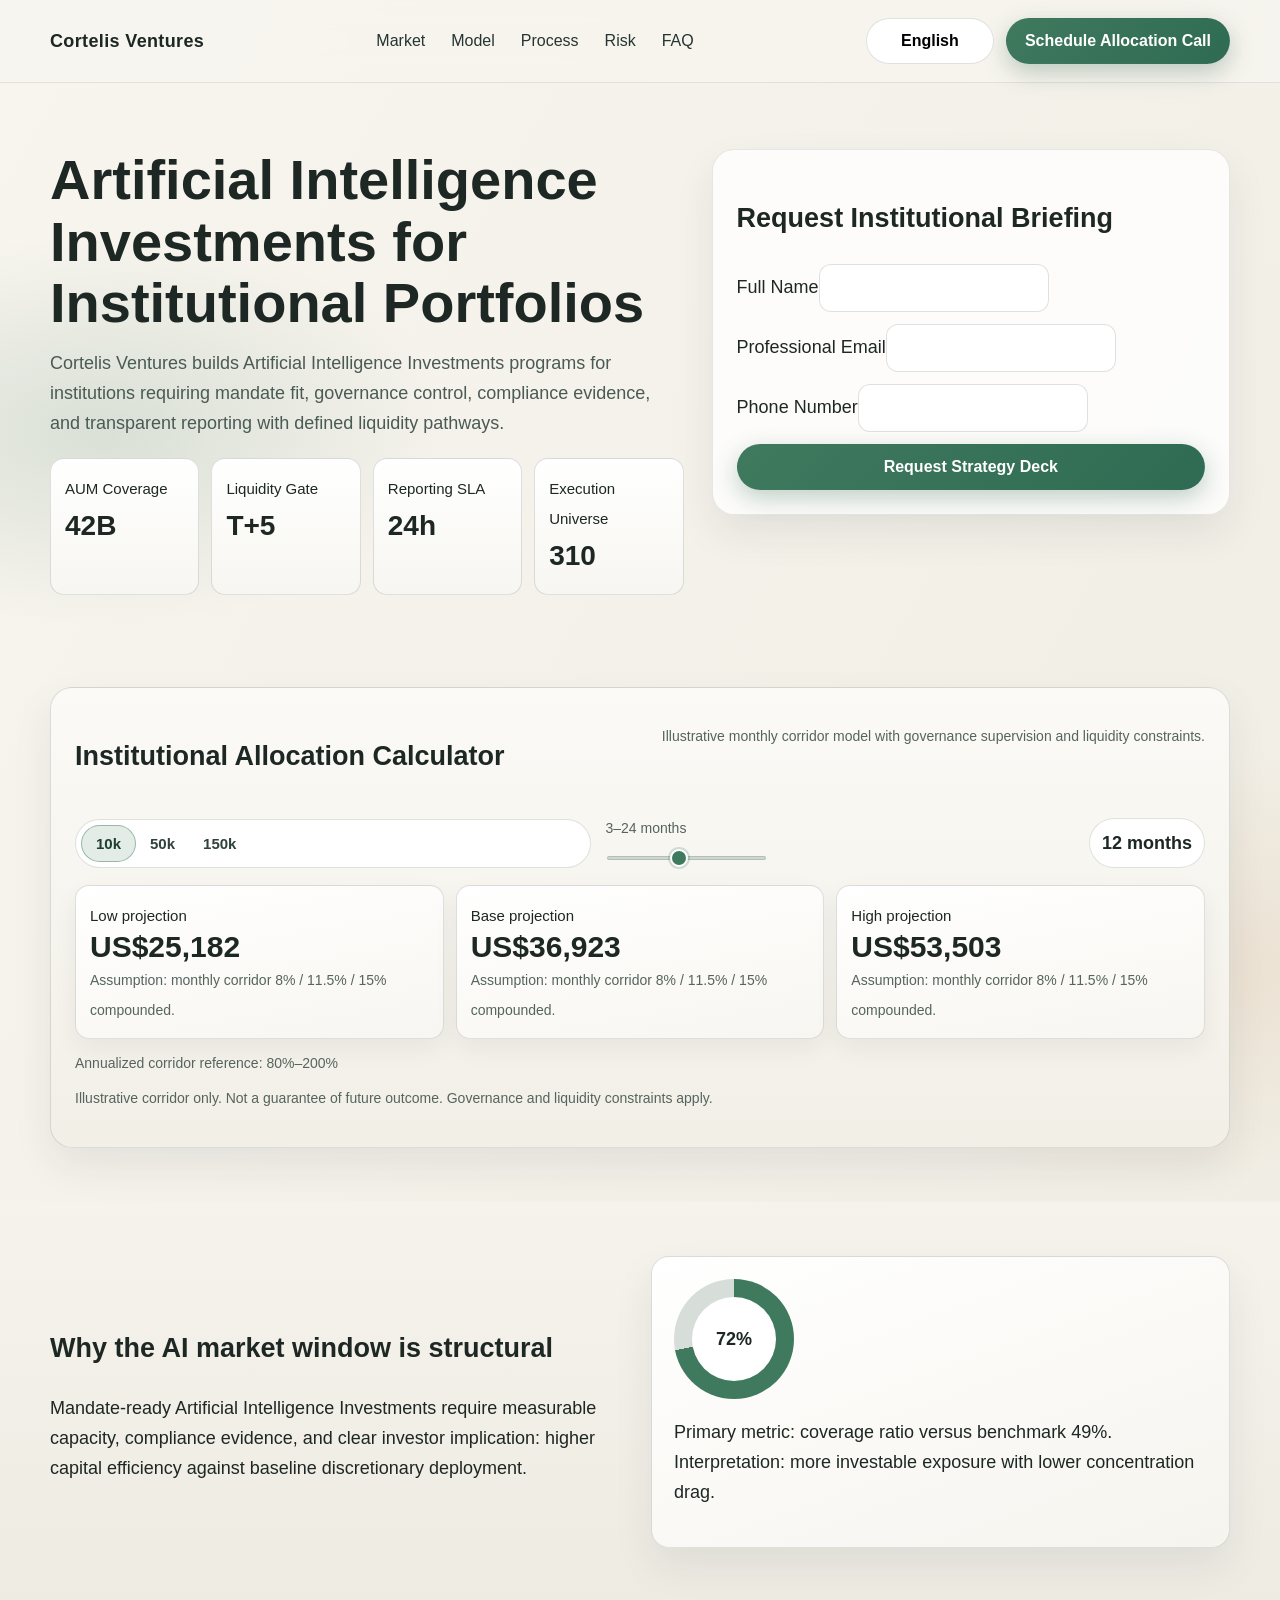
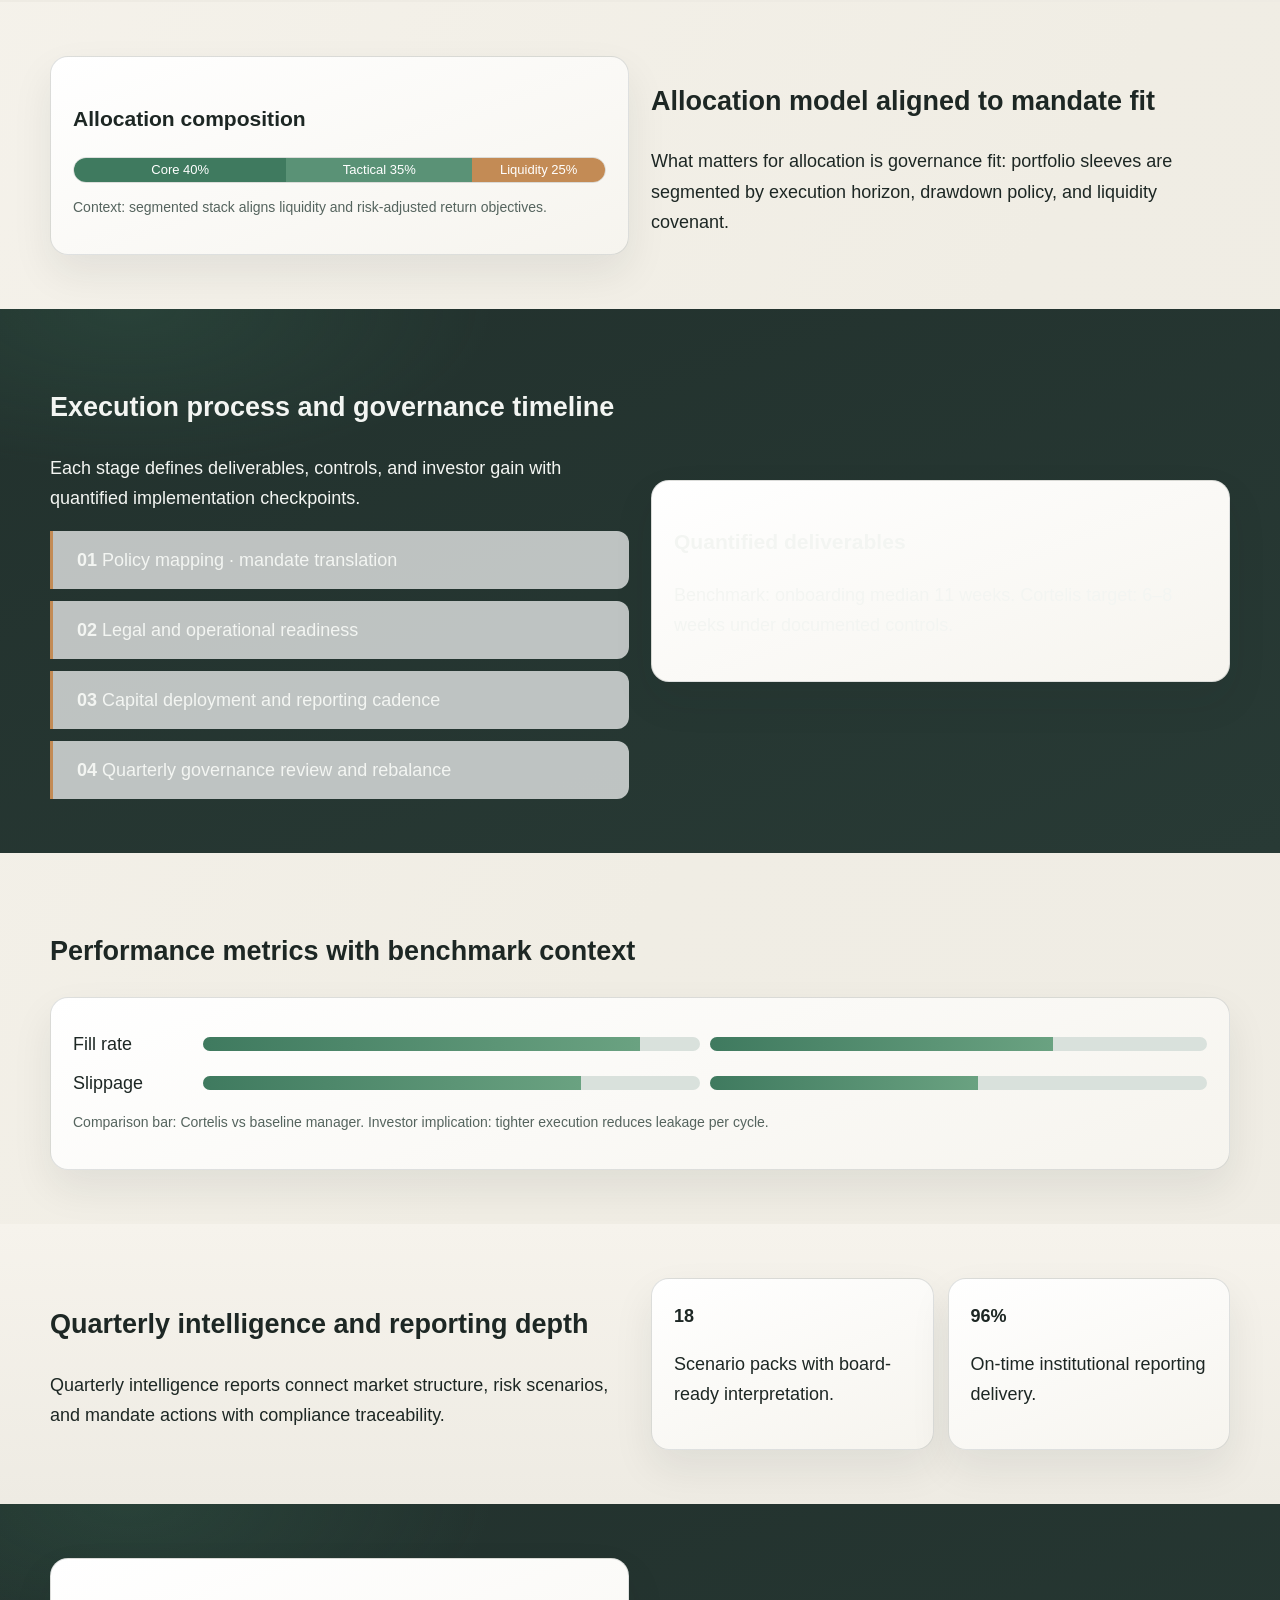
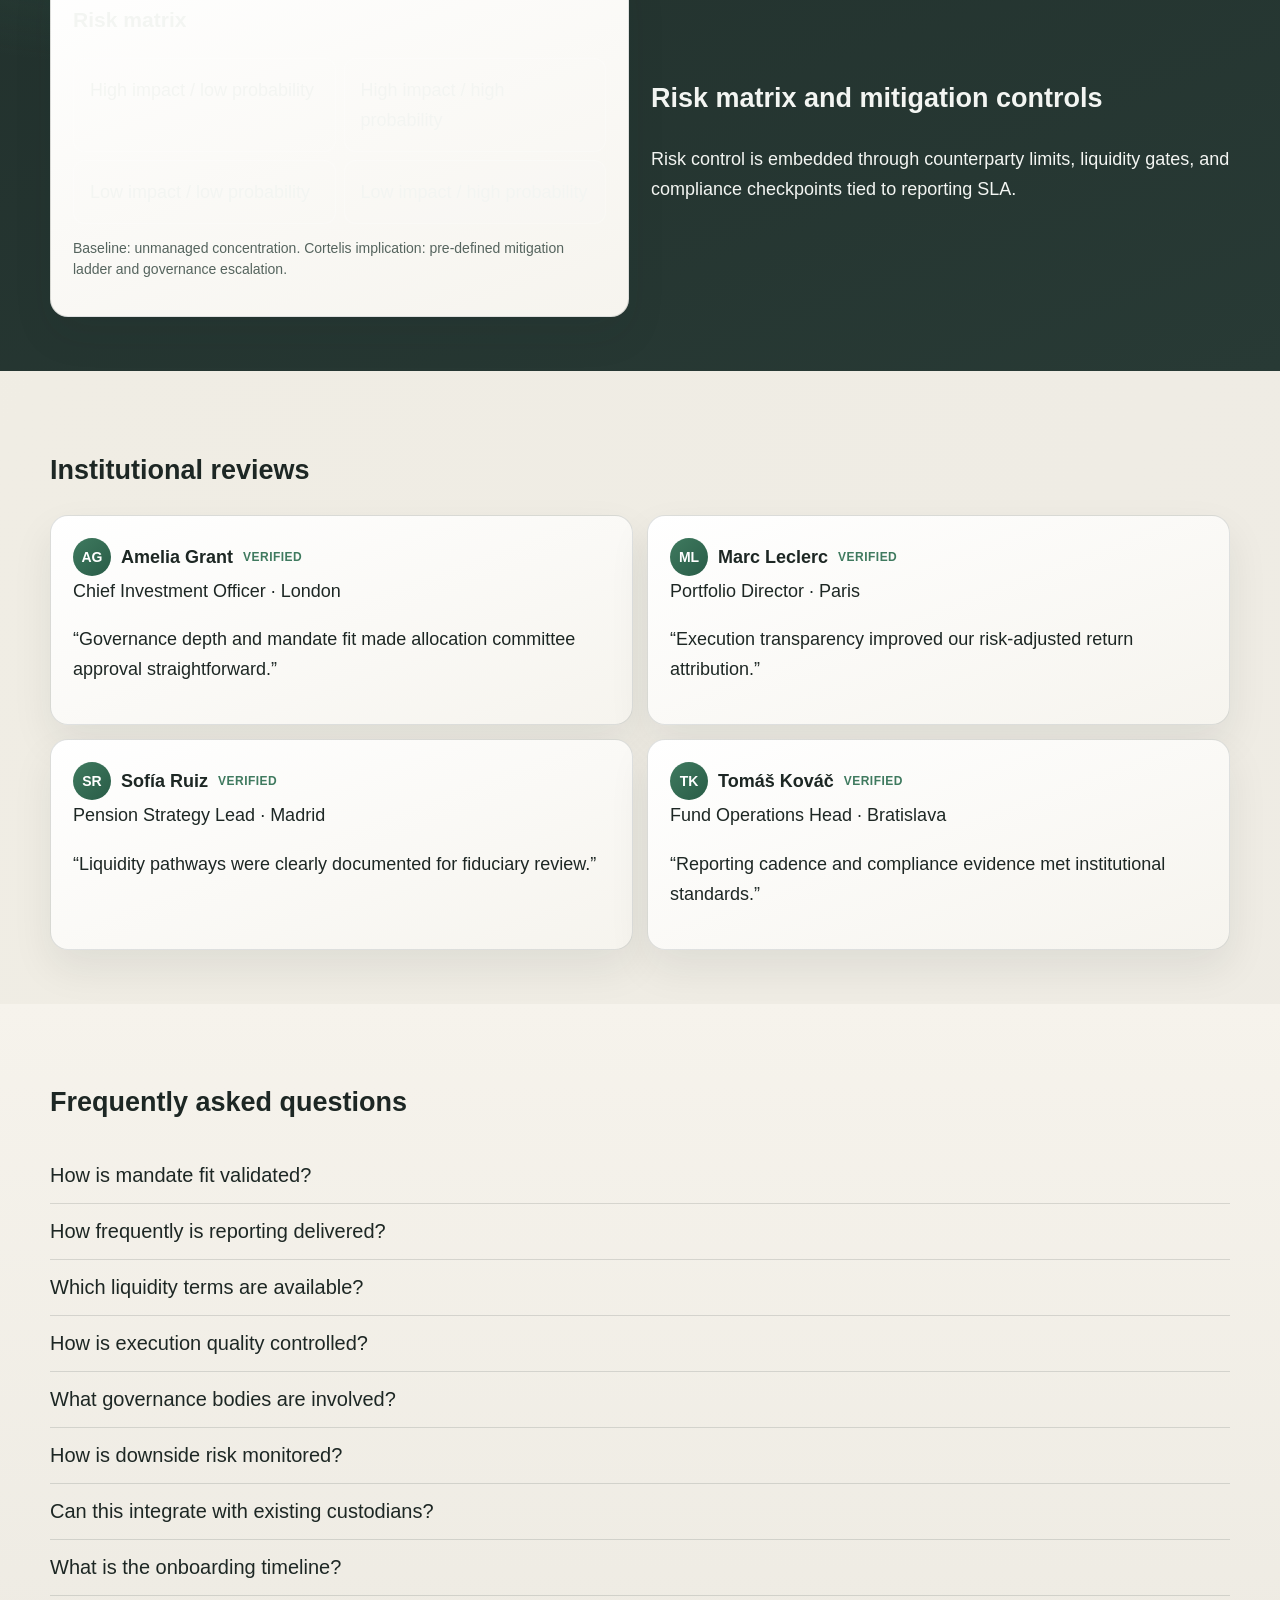
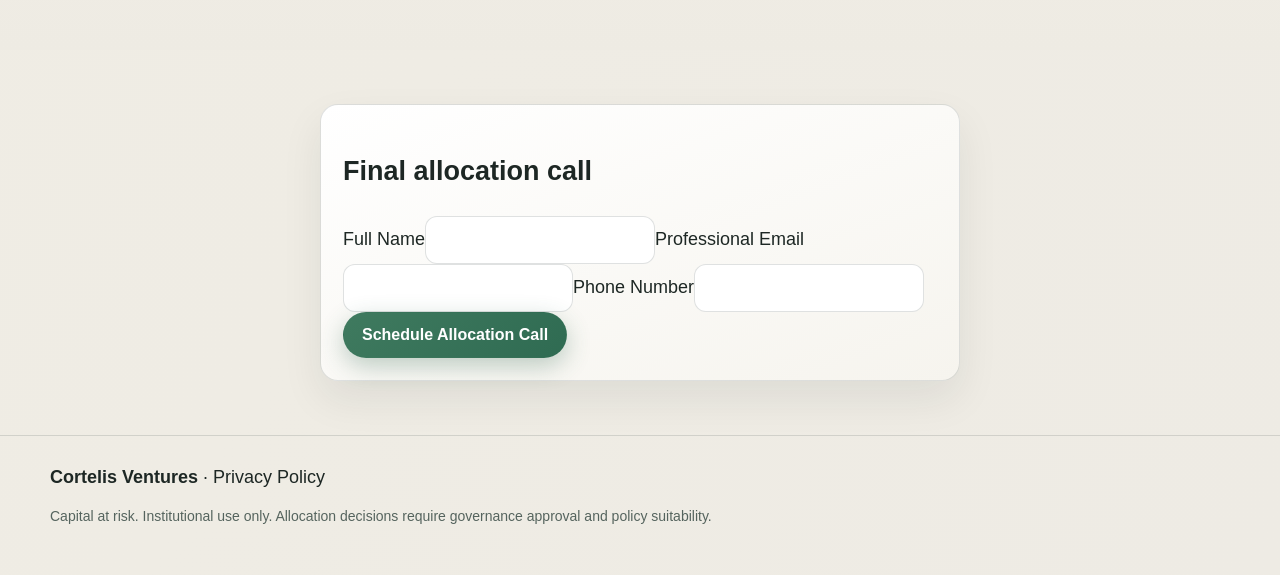
<file: index.html>
<!doctype html>
<html lang="en">
<head>
<meta charset="utf-8" />
<meta name="viewport" content="width=device-width, initial-scale=1" />
<title>Cortelis Ventures | Artificial Intelligence Investments</title>
<meta name="description" content="Institutional-grade artificial intelligence investments platform for governance-led allocation, liquidity oversight, and risk-adjusted execution." />
<link rel="canonical" href="https://cortelisventures.com/" />
<link rel="alternate" hreflang="en" href="https://cortelisventures.com/index.html" />
<link rel="alternate" hreflang="de" href="https://cortelisventures.com/de/index.html" />
<link rel="alternate" hreflang="fr" href="https://cortelisventures.com/fr/index.html" />
<link rel="alternate" hreflang="es" href="https://cortelisventures.com/es/index.html" />
<link rel="alternate" hreflang="it" href="https://cortelisventures.com/it/index.html" />
<link rel="alternate" hreflang="tr" href="https://cortelisventures.com/tr/index.html" />
<link rel="alternate" hreflang="pt" href="https://cortelisventures.com/pt/index.html" />
<link rel="alternate" hreflang="ja" href="https://cortelisventures.com/jp/index.html" />
<link rel="alternate" hreflang="sk" href="https://cortelisventures.com/sk/index.html" />
<link rel="alternate" hreflang="nl-BE" href="https://cortelisventures.com/be/index.html" />
<meta property="og:title" content="Cortelis Ventures | Artificial Intelligence Investments" /><meta property="og:description" content="Institutional-grade artificial intelligence investments platform for governance-led allocation, liquidity oversight, and risk-adjusted execution." /><meta property="og:type" content="website" />
<meta property="og:url" content="https://cortelisventures.com/" />
<meta name="twitter:card" content="summary_large_image" /><meta name="twitter:title" content="Cortelis Ventures | Artificial Intelligence Investments" /><meta name="twitter:description" content="Institutional-grade artificial intelligence investments platform for governance-led allocation, liquidity oversight, and risk-adjusted execution." />
<link rel="stylesheet" href="assets/style.css" />
<script defer src="assets/app.js"></script>
<script type="application/ld+json">{"@context":"https://schema.org","@graph":[{"@type":"Organization","name":"Cortelis Ventures","url":"https://cortelisventures.com"},{"@type":"WebSite","name":"Cortelis Ventures","url":"https://cortelisventures.com"},{"@type":"FAQPage","mainEntity":[{"@type":"Question","name":"How is mandate fit validated?","acceptedAnswer":{"@type":"Answer","text":"We map liquidity budget, return corridor, drawdown tolerance, and compliance policy before any allocation proposal."}}]},{"@type":"Review","author":{"@type":"Person","name":"Amelia Grant"},"reviewBody":"Governance discipline and execution reporting were institutional in quality.","reviewRating":{"@type":"Rating","ratingValue":"5"}}]}</script>
</head>
<body data-locale="en-GB" data-currency="USD">
<header class="site-header"><div class="container header-inner"><div class="brand">Cortelis Ventures</div><nav class="main-nav"><a href="#market">Market</a><a href="#model">Model</a><a href="#process">Process</a><a href="#risk">Risk</a><a href="#faq">FAQ</a></nav><div class="header-right"><div class="lang-wrap"><button class="lang-toggle" aria-label="English">English</button><div class="lang-menu">
<a href="index.html"><span class="flag"><svg viewBox="0 0 24 24"><rect width="24" height="24" fill="#012169"/><path d="M0 0l24 24M24 0L0 24" stroke="#fff" stroke-width="4"/><path d="M0 0l24 24M24 0L0 24" stroke="#C8102E" stroke-width="2"/><path d="M12 0v24M0 12h24" stroke="#fff" stroke-width="6"/><path d="M12 0v24M0 12h24" stroke="#C8102E" stroke-width="3"/></svg></span>English</a>
<a href="de/index.html"><span class="flag"><svg viewBox="0 0 3 2"><rect width="3" height="2" fill="#dd0000"/><rect width="3" height="1.333" y="0" fill="#000"/><rect width="3" height=".666" y="1.333" fill="#ffce00"/></svg></span>Deutsch</a>
<a href="fr/index.html"><span class="flag"><svg viewBox="0 0 3 2"><rect width="1" height="2" fill="#0055a4"/><rect x="1" width="1" height="2" fill="#fff"/><rect x="2" width="1" height="2" fill="#ef4135"/></svg></span>Français</a>
<a href="es/index.html"><span class="flag"><svg viewBox="0 0 3 2"><rect width="3" height="2" fill="#aa151b"/><rect y=".5" width="3" height="1" fill="#f1bf00"/></svg></span>Español</a>
<a href="it/index.html"><span class="flag"><svg viewBox="0 0 3 2"><rect width="1" height="2" fill="#009246"/><rect x="1" width="1" height="2" fill="#fff"/><rect x="2" width="1" height="2" fill="#ce2b37"/></svg></span>Italiano</a>
<a href="tr/index.html"><span class="flag"><svg viewBox="0 0 24 24"><rect width="24" height="24" fill="#e30a17"/><circle cx="10" cy="12" r="6" fill="#fff"/><circle cx="12" cy="12" r="5" fill="#e30a17"/></svg></span>Türkçe</a>
<a href="pt/index.html"><span class="flag"><svg viewBox="0 0 3 2"><rect width="1.2" height="2" fill="#006600"/><rect x="1.2" width="1.8" height="2" fill="#ff0000"/></svg></span>Português</a>
<a href="jp/index.html"><span class="flag"><svg viewBox="0 0 3 2"><rect width="3" height="2" fill="#fff"/><circle cx="1.5" cy="1" r=".5" fill="#bc002d"/></svg></span>日本語</a>
<a href="sk/index.html"><span class="flag"><svg viewBox="0 0 3 2"><rect width="3" height="2" fill="#ee1c25"/><rect width="3" height="1.333" fill="#0b4ea2"/><rect width="3" height=".666" fill="#fff"/></svg></span>Slovenčina</a>
<a href="be/index.html"><span class="flag"><svg viewBox="0 0 3 2"><rect width="1" height="2" fill="#000"/><rect x="1" width="1" height="2" fill="#ffd90c"/><rect x="2" width="1" height="2" fill="#ef3340"/></svg></span>Nederlands</a>
</div></div><a href="#final-cta" class="btn btn-primary">Schedule Allocation Call</a><button id="burger" class="burger" aria-label="menu">☰</button></div></div></header>
<div class="overlay" id="overlay"></div>
<aside id="drawer" class="drawer" aria-label="mobile"><button class="drawer-close" id="drawerClose" aria-label="close">✕</button><nav><a href="#market">Market</a><a href="#model">Model</a><a href="#process">Process</a><a href="#risk">Risk</a><a href="#faq">FAQ</a></nav><div class="lang-wrap"><button class="lang-toggle">English</button><div class="lang-menu">
<a href="index.html"><span class="flag"><svg viewBox="0 0 24 24"><rect width="24" height="24" fill="#012169"/><path d="M0 0l24 24M24 0L0 24" stroke="#fff" stroke-width="4"/><path d="M0 0l24 24M24 0L0 24" stroke="#C8102E" stroke-width="2"/><path d="M12 0v24M0 12h24" stroke="#fff" stroke-width="6"/><path d="M12 0v24M0 12h24" stroke="#C8102E" stroke-width="3"/></svg></span>English</a>
<a href="de/index.html"><span class="flag"><svg viewBox="0 0 3 2"><rect width="3" height="2" fill="#dd0000"/><rect width="3" height="1.333" y="0" fill="#000"/><rect width="3" height=".666" y="1.333" fill="#ffce00"/></svg></span>Deutsch</a>
<a href="fr/index.html"><span class="flag"><svg viewBox="0 0 3 2"><rect width="1" height="2" fill="#0055a4"/><rect x="1" width="1" height="2" fill="#fff"/><rect x="2" width="1" height="2" fill="#ef4135"/></svg></span>Français</a>
<a href="es/index.html"><span class="flag"><svg viewBox="0 0 3 2"><rect width="3" height="2" fill="#aa151b"/><rect y=".5" width="3" height="1" fill="#f1bf00"/></svg></span>Español</a>
<a href="it/index.html"><span class="flag"><svg viewBox="0 0 3 2"><rect width="1" height="2" fill="#009246"/><rect x="1" width="1" height="2" fill="#fff"/><rect x="2" width="1" height="2" fill="#ce2b37"/></svg></span>Italiano</a>
<a href="tr/index.html"><span class="flag"><svg viewBox="0 0 24 24"><rect width="24" height="24" fill="#e30a17"/><circle cx="10" cy="12" r="6" fill="#fff"/><circle cx="12" cy="12" r="5" fill="#e30a17"/></svg></span>Türkçe</a>
<a href="pt/index.html"><span class="flag"><svg viewBox="0 0 3 2"><rect width="1.2" height="2" fill="#006600"/><rect x="1.2" width="1.8" height="2" fill="#ff0000"/></svg></span>Português</a>
<a href="jp/index.html"><span class="flag"><svg viewBox="0 0 3 2"><rect width="3" height="2" fill="#fff"/><circle cx="1.5" cy="1" r=".5" fill="#bc002d"/></svg></span>日本語</a>
<a href="sk/index.html"><span class="flag"><svg viewBox="0 0 3 2"><rect width="3" height="2" fill="#ee1c25"/><rect width="3" height="1.333" fill="#0b4ea2"/><rect width="3" height=".666" fill="#fff"/></svg></span>Slovenčina</a>
<a href="be/index.html"><span class="flag"><svg viewBox="0 0 3 2"><rect width="1" height="2" fill="#000"/><rect x="1" width="1" height="2" fill="#ffd90c"/><rect x="2" width="1" height="2" fill="#ef3340"/></svg></span>Nederlands</a>
</div></div><a href="#final-cta" class="btn btn-primary">Schedule Allocation Call</a></aside>
<main>
<section class="hero"><div class="container hero-grid"><div><h1>Artificial Intelligence Investments for Institutional Portfolios</h1><p>Cortelis Ventures builds Artificial Intelligence Investments programs for institutions requiring mandate fit, governance control, compliance evidence, and transparent reporting with defined liquidity pathways.</p><div class="kpi-strip"><div class="kpi-item"><small>AUM Coverage</small><strong>42B</strong></div><div class="kpi-item"><small>Liquidity Gate</small><strong>T+5</strong></div><div class="kpi-item"><small>Reporting SLA</small><strong>24h</strong></div><div class="kpi-item"><small>Execution Universe</small><strong>310</strong></div></div></div><div class="panel glass form-card"><h2>Request Institutional Briefing</h2><form><label>Full Name<input aria-label="Full Name" required></label><label>Professional Email<input type="email" aria-label="Professional Email" required></label><label>Phone Number<input aria-label="Phone Number" required></label><button class="btn btn-primary" type="submit">Request Strategy Deck</button></form></div></div></section>
<section><div class="container"><div class="calculator"><div class="calc-head"><h2>Institutional Allocation Calculator</h2><p class="micro">Illustrative monthly corridor model with governance supervision and liquidity constraints.</p></div><div class="calc-inputs"><div class="segmented"><button class="active" data-amount="10000">10k</button><button data-amount="50000">50k</button><button data-amount="150000">150k</button></div><div><div class="micro">3–24 months</div><input id="monthsRange" type="range" min="3" max="24" value="12" /></div><div id="monthsValue" class="calc-pill" data-label="{m} months">12</div></div><div class="calc-results"><div class="calc-card"><small>Low projection</small><strong id="lowValue"></strong><span class="micro">Assumption: monthly corridor 8% / 11.5% / 15% compounded.</span></div><div class="calc-card"><small>Base projection</small><strong id="baseValue"></strong><span class="micro">Assumption: monthly corridor 8% / 11.5% / 15% compounded.</span></div><div class="calc-card"><small>High projection</small><strong id="highValue"></strong><span class="micro">Assumption: monthly corridor 8% / 11.5% / 15% compounded.</span></div></div><p class="micro">Annualized corridor reference: 80%–200%</p><p class="micro">Illustrative corridor only. Not a guarantee of future outcome. Governance and liquidity constraints apply.</p></div></div></section>
<section id="market" class="section-alt"><div class="container split"><div><h2>Why the AI market window is structural</h2><p>Mandate-ready Artificial Intelligence Investments require measurable capacity, compliance evidence, and clear investor implication: higher capital efficiency against baseline discretionary deployment.</p></div><div class="panel card"><div class="ring"><span>72%</span></div><p>Primary metric: coverage ratio versus benchmark 49%. Interpretation: more investable exposure with lower concentration drag.</p></div></div></section>
<section id="model"><div class="container split"><div class="panel card"><h3>Allocation composition</h3><div class="alloc-bar"><span style="width:40%;background:#3f7a5f">Core 40%</span><span style="width:35%;background:#5a9276">Tactical 35%</span><span style="width:25%;background:#c38b55">Liquidity 25%</span></div><p class="micro">Context: segmented stack aligns liquidity and risk-adjusted return objectives.</p></div><div><h2>Allocation model aligned to mandate fit</h2><p>What matters for allocation is governance fit: portfolio sleeves are segmented by execution horizon, drawdown policy, and liquidity covenant.</p></div></div></section>
<section id="process" class="section-dark"><div class="container split"><div><h2>Execution process and governance timeline</h2><p>Each stage defines deliverables, controls, and investor gain with quantified implementation checkpoints.</p><div class="timeline"><div class="timeline-item"><strong>01</strong> Policy mapping · mandate translation</div><div class="timeline-item"><strong>02</strong> Legal and operational readiness</div><div class="timeline-item"><strong>03</strong> Capital deployment and reporting cadence</div><div class="timeline-item"><strong>04</strong> Quarterly governance review and rebalance</div></div></div><div class="panel card"><h3>Quantified deliverables</h3><p>Benchmark: onboarding median 11 weeks. Cortelis target: 6–8 weeks under documented controls.</p></div></div></section>
<section><div class="container"><h2>Performance metrics with benchmark context</h2><div class="comp-bars panel card"><div class="row"><span>Fill rate</span><div class="bar"><i style="width:88%"></i></div><div class="bar"><i style="width:69%"></i></div></div><div class="row"><span>Slippage</span><div class="bar"><i style="width:76%"></i></div><div class="bar"><i style="width:54%"></i></div></div><p class="micro">Comparison bar: Cortelis vs baseline manager. Investor implication: tighter execution reduces leakage per cycle.</p></div></div></section>
<section class="section-alt"><div class="container split"><div><h2>Quarterly intelligence and reporting depth</h2><p>Quarterly intelligence reports connect market structure, risk scenarios, and mandate actions with compliance traceability.</p></div><div class="visual-grid"><div class="card"><strong>18</strong><p>Scenario packs with board-ready interpretation.</p></div><div class="card"><strong>96%</strong><p>On-time institutional reporting delivery.</p></div></div></div></section>
<section id="risk" class="section-dark"><div class="container split"><div class="panel card"><h3>Risk matrix</h3><div class="matrix"><div>High impact / low probability</div><div>High impact / high probability</div><div>Low impact / low probability</div><div>Low impact / high probability</div></div><p class="micro">Baseline: unmanaged concentration. Cortelis implication: pre-defined mitigation ladder and governance escalation.</p></div><div><h2>Risk matrix and mitigation controls</h2><p>Risk control is embedded through counterparty limits, liquidity gates, and compliance checkpoints tied to reporting SLA.</p></div></div></section>
<section><div class="container"><h2>Institutional reviews</h2><div class="reviews"><article class="card review"><div class="top"><div class="avatar">AG</div><strong>Amelia Grant</strong><span class="verified">VERIFIED</span></div><div>Chief Investment Officer · London</div><p>“Governance depth and mandate fit made allocation committee approval straightforward.”</p></article><article class="card review"><div class="top"><div class="avatar">ML</div><strong>Marc Leclerc</strong><span class="verified">VERIFIED</span></div><div>Portfolio Director · Paris</div><p>“Execution transparency improved our risk-adjusted return attribution.”</p></article><article class="card review"><div class="top"><div class="avatar">SR</div><strong>Sofía Ruiz</strong><span class="verified">VERIFIED</span></div><div>Pension Strategy Lead · Madrid</div><p>“Liquidity pathways were clearly documented for fiduciary review.”</p></article><article class="card review"><div class="top"><div class="avatar">TK</div><strong>Tomáš Kováč</strong><span class="verified">VERIFIED</span></div><div>Fund Operations Head · Bratislava</div><p>“Reporting cadence and compliance evidence met institutional standards.”</p></article></div></div></section>
<section id="faq" class="section-alt"><div class="container"><h2>Frequently asked questions</h2><div class="faq-item"><button class="faq-q" aria-expanded="false">How is mandate fit validated?</button><div class="faq-a"><p>We map liquidity budget, return corridor, drawdown tolerance, and compliance policy before any allocation proposal.</p></div></div>
<div class="faq-item"><button class="faq-q" aria-expanded="false">How frequently is reporting delivered?</button><div class="faq-a"><p>Institutional packs are issued monthly with quarterly attribution deep-dives and governance minutes.</p></div></div>
<div class="faq-item"><button class="faq-q" aria-expanded="false">Which liquidity terms are available?</button><div class="faq-a"><p>Programs provide staged liquidity gates with documented notice periods and treasury pathways.</p></div></div>
<div class="faq-item"><button class="faq-q" aria-expanded="false">How is execution quality controlled?</button><div class="faq-a"><p>Orders are routed through approved venues with slippage, fill-rate, and venue concentration controls.</p></div></div>
<div class="faq-item"><button class="faq-q" aria-expanded="false">What governance bodies are involved?</button><div class="faq-a"><p>Investment committee, risk committee, and compliance oversight each sign off per policy cadence.</p></div></div>
<div class="faq-item"><button class="faq-q" aria-expanded="false">How is downside risk monitored?</button><div class="faq-a"><p>Daily stress grids, scenario triggers, and counterparty concentration limits are monitored continuously.</p></div></div>
<div class="faq-item"><button class="faq-q" aria-expanded="false">Can this integrate with existing custodians?</button><div class="faq-a"><p>Yes, operational architecture supports major custodians and external fund administrators.</p></div></div>
<div class="faq-item"><button class="faq-q" aria-expanded="false">What is the onboarding timeline?</button><div class="faq-a"><p>Typical onboarding runs six to eight weeks including legal, operational, and reporting setup.</p></div></div></div></section>
<section id="final-cta" class="final-cta"><div class="container"><div class="card"><h2>Final allocation call</h2><form><label>Full Name<input aria-label="Full Name" required></label><label>Professional Email<input type="email" aria-label="Professional Email" required></label><label>Phone Number<input aria-label="Phone Number" required></label><button class="btn btn-primary" type="submit">Schedule Allocation Call</button></form></div></div></section>
</main>
<footer><div class="container"><strong>Cortelis Ventures</strong> · <a href="#" data-open-privacy>Privacy Policy</a><p class="micro">Capital at risk. Institutional use only. Allocation decisions require governance approval and policy suitability.</p></div></footer>
<div class="modal-wrap" id="privacyModal"><div class="modal panel"><div class="modal-header"><h3>Privacy Policy</h3><button class="icon-btn" data-close-privacy aria-label="close">✕</button></div><div class="modal-content"><p>Introduction: this policy explains institutional data handling and operational safeguards.</p><p>Data collection: contact, communication, onboarding and reporting metadata.</p><p>Legal basis: contractual necessity, regulatory obligation and legitimate interest.</p><p>Cookies: functional and analytics cookies may be used for service reliability.</p><p>Retention: records are retained according to regulatory and contractual schedules.</p><p>Third-party sharing: limited to custodians, administrators and compliant service providers.</p><p>Security: encryption, access control, incident response and audit logging are applied.</p><p>User rights: access, correction, deletion and portability where legally available.</p><p>International transfers: cross-border processing uses contractual safeguards and controls.</p><p>Industry risk disclosure: market, liquidity and counterparty risks can affect outcomes.</p><p>Contact: compliance@cortelisventures.com</p></div><div class="modal-footer"><button class="btn" data-close-privacy>Close</button></div></div></div>
</body>
</html>
</file>
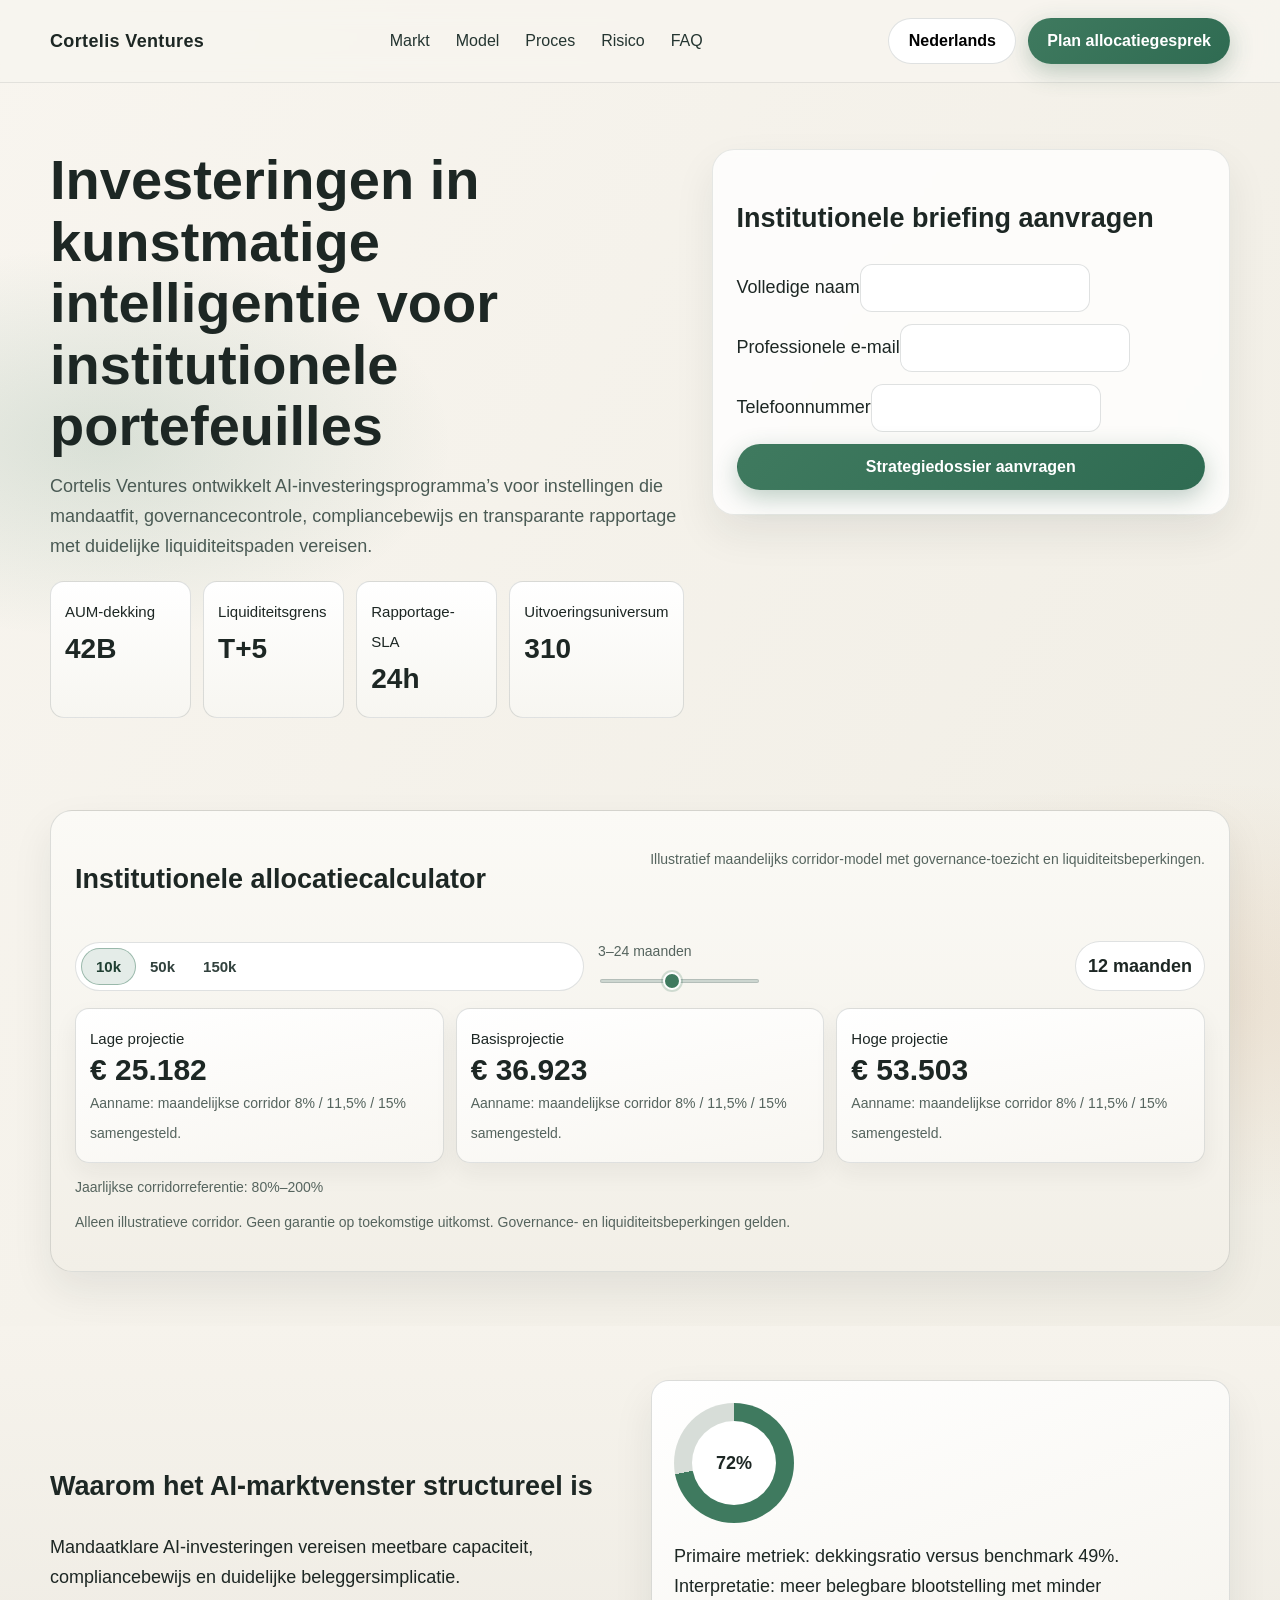
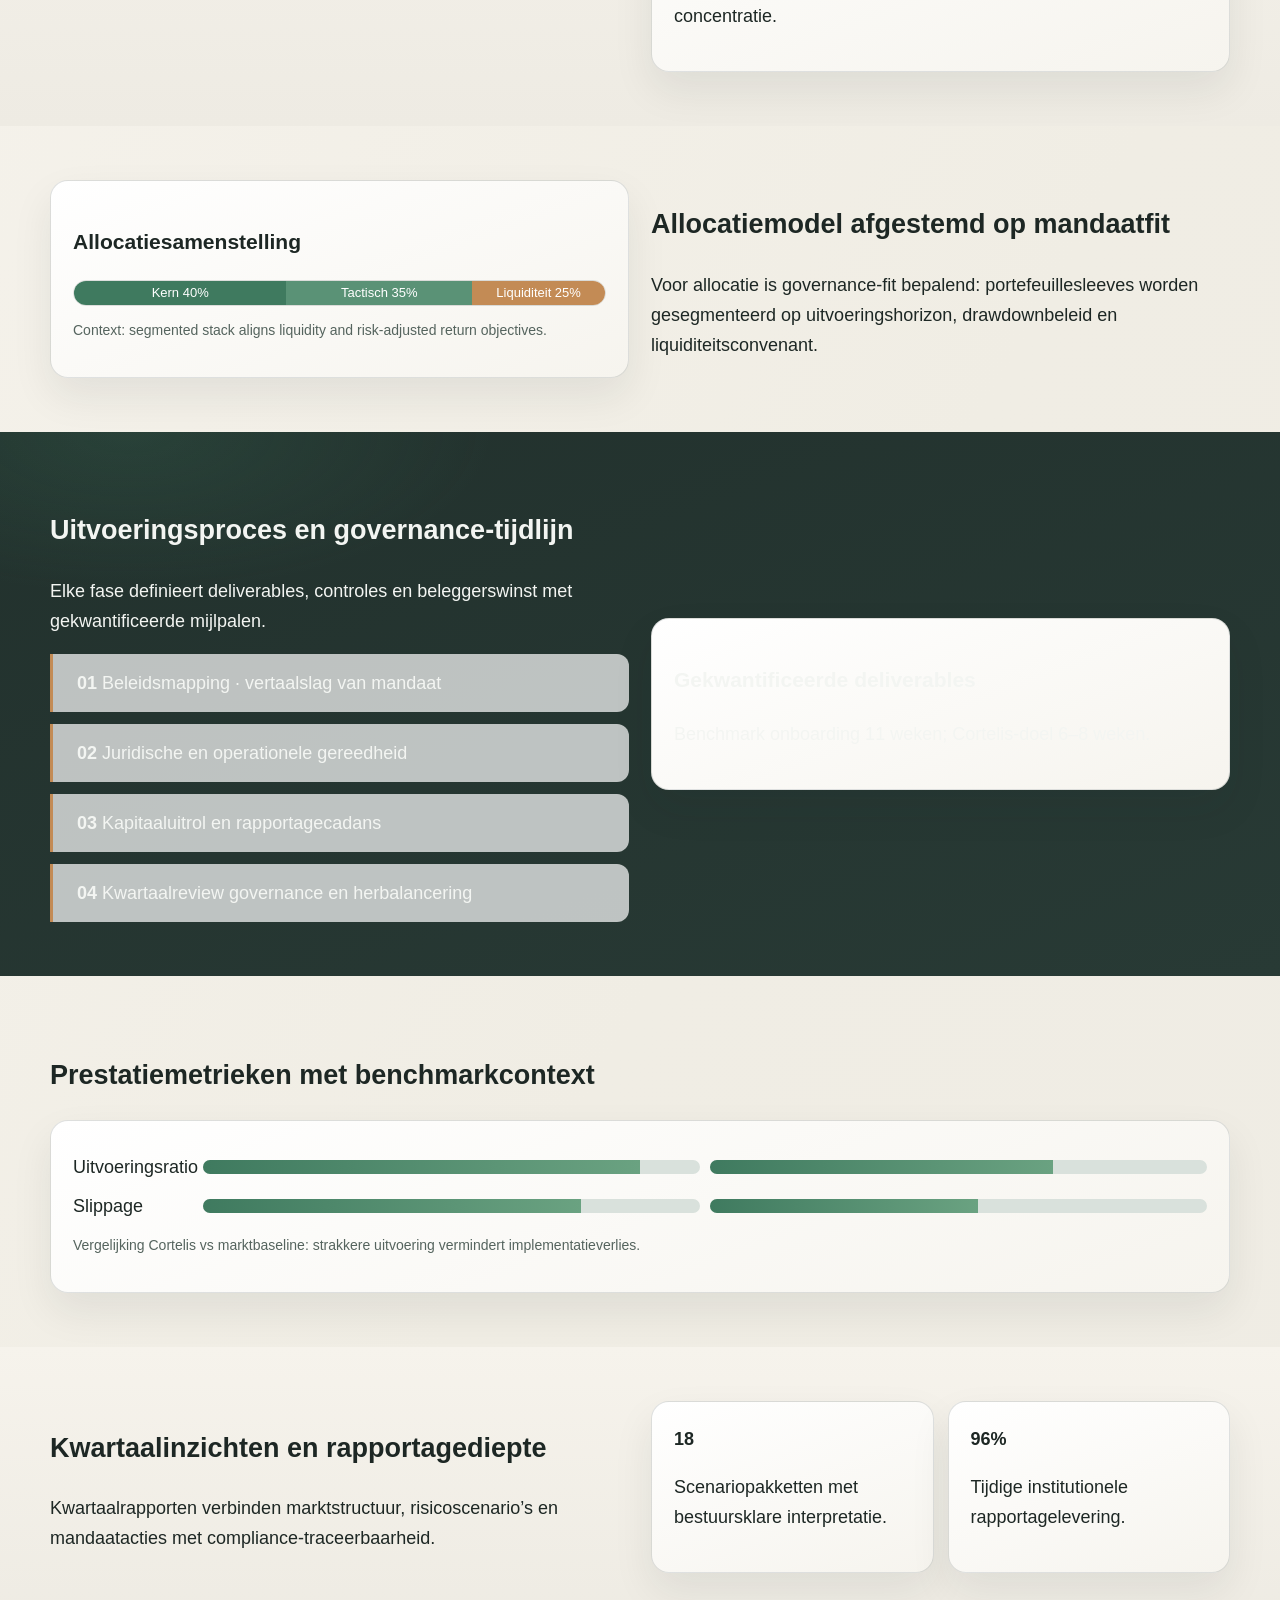
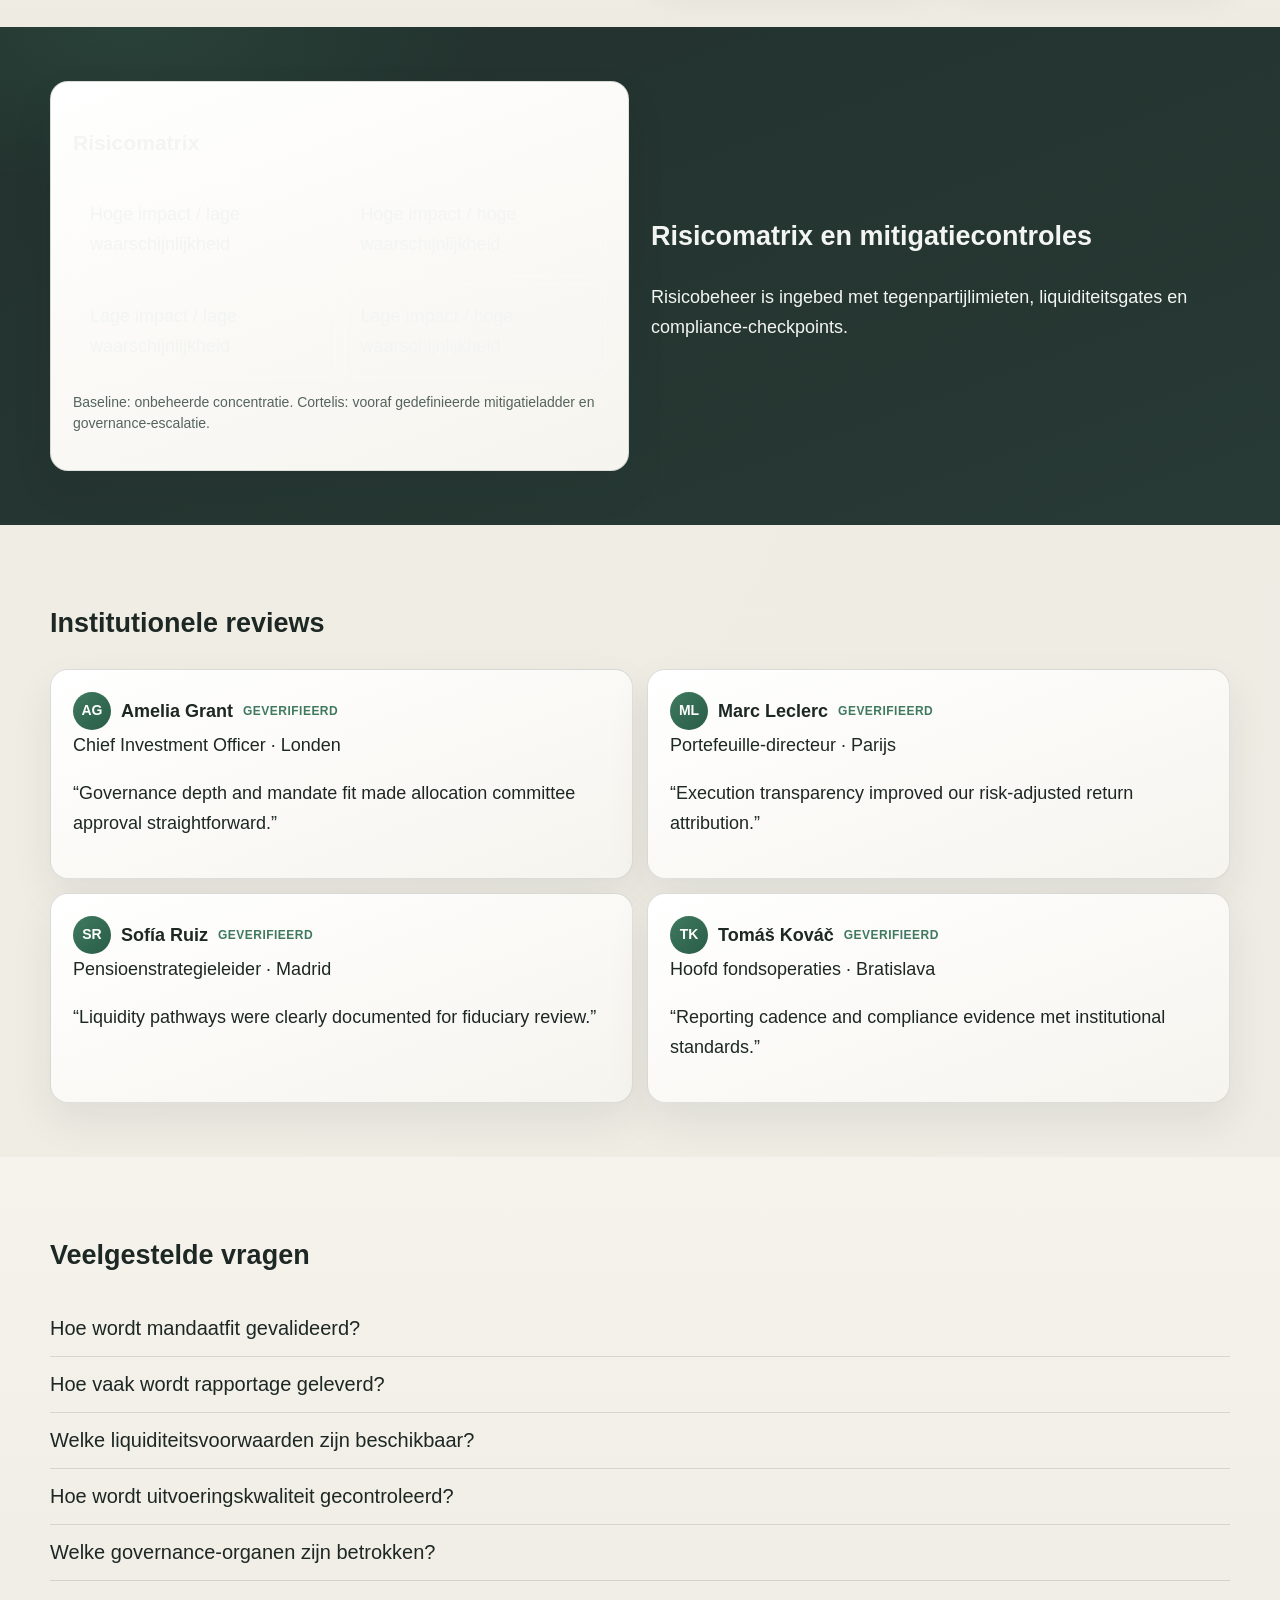
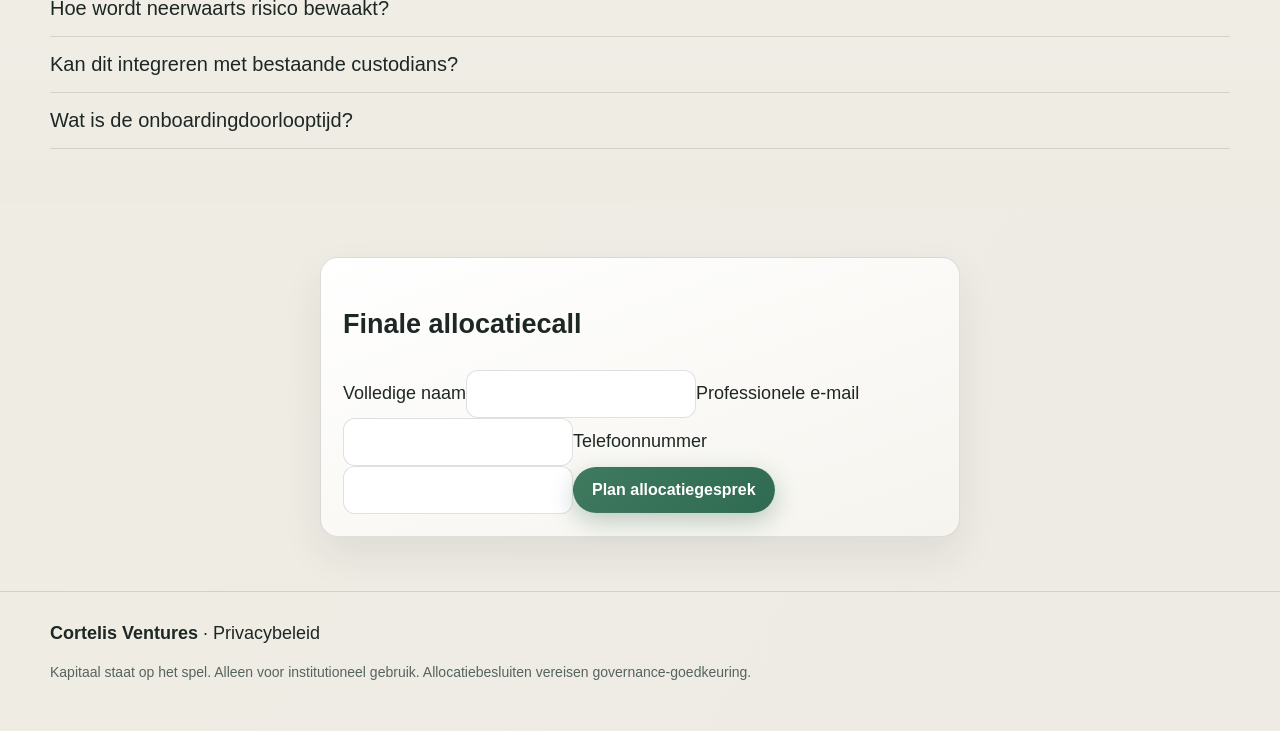
<file: be/index.html>
<!doctype html>
<html lang="nl">
<head>
<meta charset="utf-8" />
<meta name="viewport" content="width=device-width, initial-scale=1" />
<title>Cortelis Ventures België | AI-investeringen</title>
<meta name="description" content="Institutioneel AI-investeringsplatform met governance, liquiditeit en risicogecorrigeerde uitvoering." />
<link rel="canonical" href="https://cortelisventures.com/be/index.html" />
<link rel="alternate" hreflang="en" href="https://cortelisventures.com/index.html" />
<link rel="alternate" hreflang="de" href="https://cortelisventures.com/de/index.html" />
<link rel="alternate" hreflang="fr" href="https://cortelisventures.com/fr/index.html" />
<link rel="alternate" hreflang="es" href="https://cortelisventures.com/es/index.html" />
<link rel="alternate" hreflang="it" href="https://cortelisventures.com/it/index.html" />
<link rel="alternate" hreflang="tr" href="https://cortelisventures.com/tr/index.html" />
<link rel="alternate" hreflang="pt" href="https://cortelisventures.com/pt/index.html" />
<link rel="alternate" hreflang="ja" href="https://cortelisventures.com/jp/index.html" />
<link rel="alternate" hreflang="sk" href="https://cortelisventures.com/sk/index.html" />
<link rel="alternate" hreflang="nl-BE" href="https://cortelisventures.com/be/index.html" />
<meta property="og:title" content="Cortelis Ventures België | AI-investeringen" /><meta property="og:description" content="Institutioneel AI-investeringsplatform met governance, liquiditeit en risicogecorrigeerde uitvoering." /><meta property="og:type" content="website" />
<meta property="og:url" content="https://cortelisventures.com/be/index.html" />
<meta name="twitter:card" content="summary_large_image" /><meta name="twitter:title" content="Cortelis Ventures België | AI-investeringen" /><meta name="twitter:description" content="Institutioneel AI-investeringsplatform met governance, liquiditeit en risicogecorrigeerde uitvoering." />
<link rel="stylesheet" href="../assets/style.css" />
<script defer src="../assets/app.js"></script>
<script type="application/ld+json">{"@context":"https://schema.org","@graph":[{"@type":"Organization","name":"Cortelis Ventures","url":"https://cortelisventures.com"},{"@type":"WebSite","name":"Cortelis Ventures","url":"https://cortelisventures.com"},{"@type":"FAQPage","mainEntity":[{"@type":"Question","name":"Hoe wordt mandaatfit gevalideerd?","acceptedAnswer":{"@type":"Answer","text":"Voor elk voorstel mappen we liquiditeitsbudget, rendementscorridor, drawdowntolerantie en compliancebeleid."}}]},{"@type":"Review","author":{"@type":"Person","name":"Amelia Grant"},"reviewBody":"Governance discipline and execution reporting were institutional in quality.","reviewRating":{"@type":"Rating","ratingValue":"5"}}]}</script>
</head>
<body data-locale="nl-BE" data-currency="EUR">
<header class="site-header"><div class="container header-inner"><div class="brand">Cortelis Ventures</div><nav class="main-nav"><a href="#market">Markt</a><a href="#model">Model</a><a href="#process">Proces</a><a href="#risk">Risico</a><a href="#faq">FAQ</a></nav><div class="header-right"><div class="lang-wrap"><button class="lang-toggle" aria-label="Nederlands">Nederlands</button><div class="lang-menu">
<a href="../index.html"><span class="flag"><svg viewBox="0 0 24 24"><rect width="24" height="24" fill="#012169"/><path d="M0 0l24 24M24 0L0 24" stroke="#fff" stroke-width="4"/><path d="M0 0l24 24M24 0L0 24" stroke="#C8102E" stroke-width="2"/><path d="M12 0v24M0 12h24" stroke="#fff" stroke-width="6"/><path d="M12 0v24M0 12h24" stroke="#C8102E" stroke-width="3"/></svg></span>English</a>
<a href="../de/index.html"><span class="flag"><svg viewBox="0 0 3 2"><rect width="3" height="2" fill="#dd0000"/><rect width="3" height="1.333" y="0" fill="#000"/><rect width="3" height=".666" y="1.333" fill="#ffce00"/></svg></span>Deutsch</a>
<a href="../fr/index.html"><span class="flag"><svg viewBox="0 0 3 2"><rect width="1" height="2" fill="#0055a4"/><rect x="1" width="1" height="2" fill="#fff"/><rect x="2" width="1" height="2" fill="#ef4135"/></svg></span>Français</a>
<a href="../es/index.html"><span class="flag"><svg viewBox="0 0 3 2"><rect width="3" height="2" fill="#aa151b"/><rect y=".5" width="3" height="1" fill="#f1bf00"/></svg></span>Español</a>
<a href="../it/index.html"><span class="flag"><svg viewBox="0 0 3 2"><rect width="1" height="2" fill="#009246"/><rect x="1" width="1" height="2" fill="#fff"/><rect x="2" width="1" height="2" fill="#ce2b37"/></svg></span>Italiano</a>
<a href="../tr/index.html"><span class="flag"><svg viewBox="0 0 24 24"><rect width="24" height="24" fill="#e30a17"/><circle cx="10" cy="12" r="6" fill="#fff"/><circle cx="12" cy="12" r="5" fill="#e30a17"/></svg></span>Türkçe</a>
<a href="../pt/index.html"><span class="flag"><svg viewBox="0 0 3 2"><rect width="1.2" height="2" fill="#006600"/><rect x="1.2" width="1.8" height="2" fill="#ff0000"/></svg></span>Português</a>
<a href="../jp/index.html"><span class="flag"><svg viewBox="0 0 3 2"><rect width="3" height="2" fill="#fff"/><circle cx="1.5" cy="1" r=".5" fill="#bc002d"/></svg></span>日本語</a>
<a href="../sk/index.html"><span class="flag"><svg viewBox="0 0 3 2"><rect width="3" height="2" fill="#ee1c25"/><rect width="3" height="1.333" fill="#0b4ea2"/><rect width="3" height=".666" fill="#fff"/></svg></span>Slovenčina</a>
<a href="../be/index.html"><span class="flag"><svg viewBox="0 0 3 2"><rect width="1" height="2" fill="#000"/><rect x="1" width="1" height="2" fill="#ffd90c"/><rect x="2" width="1" height="2" fill="#ef3340"/></svg></span>Nederlands</a>
</div></div><a href="#final-cta" class="btn btn-primary">Plan allocatiegesprek</a><button id="burger" class="burger" aria-label="Menu">☰</button></div></div></header>
<div class="overlay" id="overlay"></div>
<aside id="drawer" class="drawer" aria-label="mobile"><button class="drawer-close" id="drawerClose" aria-label="Sluiten">✕</button><nav><a href="#market">Markt</a><a href="#model">Model</a><a href="#process">Proces</a><a href="#risk">Risico</a><a href="#faq">FAQ</a></nav><div class="lang-wrap"><button class="lang-toggle">Nederlands</button><div class="lang-menu">
<a href="../index.html"><span class="flag"><svg viewBox="0 0 24 24"><rect width="24" height="24" fill="#012169"/><path d="M0 0l24 24M24 0L0 24" stroke="#fff" stroke-width="4"/><path d="M0 0l24 24M24 0L0 24" stroke="#C8102E" stroke-width="2"/><path d="M12 0v24M0 12h24" stroke="#fff" stroke-width="6"/><path d="M12 0v24M0 12h24" stroke="#C8102E" stroke-width="3"/></svg></span>English</a>
<a href="../de/index.html"><span class="flag"><svg viewBox="0 0 3 2"><rect width="3" height="2" fill="#dd0000"/><rect width="3" height="1.333" y="0" fill="#000"/><rect width="3" height=".666" y="1.333" fill="#ffce00"/></svg></span>Deutsch</a>
<a href="../fr/index.html"><span class="flag"><svg viewBox="0 0 3 2"><rect width="1" height="2" fill="#0055a4"/><rect x="1" width="1" height="2" fill="#fff"/><rect x="2" width="1" height="2" fill="#ef4135"/></svg></span>Français</a>
<a href="../es/index.html"><span class="flag"><svg viewBox="0 0 3 2"><rect width="3" height="2" fill="#aa151b"/><rect y=".5" width="3" height="1" fill="#f1bf00"/></svg></span>Español</a>
<a href="../it/index.html"><span class="flag"><svg viewBox="0 0 3 2"><rect width="1" height="2" fill="#009246"/><rect x="1" width="1" height="2" fill="#fff"/><rect x="2" width="1" height="2" fill="#ce2b37"/></svg></span>Italiano</a>
<a href="../tr/index.html"><span class="flag"><svg viewBox="0 0 24 24"><rect width="24" height="24" fill="#e30a17"/><circle cx="10" cy="12" r="6" fill="#fff"/><circle cx="12" cy="12" r="5" fill="#e30a17"/></svg></span>Türkçe</a>
<a href="../pt/index.html"><span class="flag"><svg viewBox="0 0 3 2"><rect width="1.2" height="2" fill="#006600"/><rect x="1.2" width="1.8" height="2" fill="#ff0000"/></svg></span>Português</a>
<a href="../jp/index.html"><span class="flag"><svg viewBox="0 0 3 2"><rect width="3" height="2" fill="#fff"/><circle cx="1.5" cy="1" r=".5" fill="#bc002d"/></svg></span>日本語</a>
<a href="../sk/index.html"><span class="flag"><svg viewBox="0 0 3 2"><rect width="3" height="2" fill="#ee1c25"/><rect width="3" height="1.333" fill="#0b4ea2"/><rect width="3" height=".666" fill="#fff"/></svg></span>Slovenčina</a>
<a href="../be/index.html"><span class="flag"><svg viewBox="0 0 3 2"><rect width="1" height="2" fill="#000"/><rect x="1" width="1" height="2" fill="#ffd90c"/><rect x="2" width="1" height="2" fill="#ef3340"/></svg></span>Nederlands</a>
</div></div><a href="#final-cta" class="btn btn-primary">Plan allocatiegesprek</a></aside>
<main>
<section class="hero"><div class="container hero-grid"><div><h1>Investeringen in kunstmatige intelligentie voor institutionele portefeuilles</h1><p>Cortelis Ventures ontwikkelt AI-investeringsprogramma’s voor instellingen die mandaatfit, governancecontrole, compliancebewijs en transparante rapportage met duidelijke liquiditeitspaden vereisen.</p><div class="kpi-strip"><div class="kpi-item"><small>AUM-dekking</small><strong>42B</strong></div><div class="kpi-item"><small>Liquiditeitsgrens</small><strong>T+5</strong></div><div class="kpi-item"><small>Rapportage-SLA</small><strong>24h</strong></div><div class="kpi-item"><small>Uitvoeringsuniversum</small><strong>310</strong></div></div></div><div class="panel glass form-card"><h2>Institutionele briefing aanvragen</h2><form><label>Volledige naam<input aria-label="Volledige naam" required></label><label>Professionele e-mail<input type="email" aria-label="Professionele e-mail" required></label><label>Telefoonnummer<input aria-label="Telefoonnummer" required></label><button class="btn btn-primary" type="submit">Strategiedossier aanvragen</button></form></div></div></section>
<section><div class="container"><div class="calculator"><div class="calc-head"><h2>Institutionele allocatiecalculator</h2><p class="micro">Illustratief maandelijks corridor-model met governance-toezicht en liquiditeitsbeperkingen.</p></div><div class="calc-inputs"><div class="segmented"><button class="active" data-amount="10000">10k</button><button data-amount="50000">50k</button><button data-amount="150000">150k</button></div><div><div class="micro">3–24 maanden</div><input id="monthsRange" type="range" min="3" max="24" value="12" /></div><div id="monthsValue" class="calc-pill" data-label="{m} maanden">12</div></div><div class="calc-results"><div class="calc-card"><small>Lage projectie</small><strong id="lowValue"></strong><span class="micro">Aanname: maandelijkse corridor 8% / 11,5% / 15% samengesteld.</span></div><div class="calc-card"><small>Basisprojectie</small><strong id="baseValue"></strong><span class="micro">Aanname: maandelijkse corridor 8% / 11,5% / 15% samengesteld.</span></div><div class="calc-card"><small>Hoge projectie</small><strong id="highValue"></strong><span class="micro">Aanname: maandelijkse corridor 8% / 11,5% / 15% samengesteld.</span></div></div><p class="micro">Jaarlijkse corridorreferentie: 80%–200%</p><p class="micro">Alleen illustratieve corridor. Geen garantie op toekomstige uitkomst. Governance- en liquiditeitsbeperkingen gelden.</p></div></div></section>
<section id="market" class="section-alt"><div class="container split"><div><h2>Waarom het AI-marktvenster structureel is</h2><p>Mandaatklare AI-investeringen vereisen meetbare capaciteit, compliancebewijs en duidelijke beleggersimplicatie.</p></div><div class="panel card"><div class="ring"><span>72%</span></div><p>Primaire metriek: dekkingsratio versus benchmark 49%. Interpretatie: meer belegbare blootstelling met minder concentratie.</p></div></div></section>
<section id="model"><div class="container split"><div class="panel card"><h3>Allocatiesamenstelling</h3><div class="alloc-bar"><span style="width:40%;background:#3f7a5f">Kern 40%</span><span style="width:35%;background:#5a9276">Tactisch 35%</span><span style="width:25%;background:#c38b55">Liquiditeit 25%</span></div><p class="micro">Context: segmented stack aligns liquidity and risk-adjusted return objectives.</p></div><div><h2>Allocatiemodel afgestemd op mandaatfit</h2><p>Voor allocatie is governance-fit bepalend: portefeuillesleeves worden gesegmenteerd op uitvoeringshorizon, drawdownbeleid en liquiditeitsconvenant.</p></div></div></section>
<section id="process" class="section-dark"><div class="container split"><div><h2>Uitvoeringsproces en governance-tijdlijn</h2><p>Elke fase definieert deliverables, controles en beleggerswinst met gekwantificeerde mijlpalen.</p><div class="timeline"><div class="timeline-item"><strong>01</strong> Beleidsmapping · vertaalslag van mandaat</div><div class="timeline-item"><strong>02</strong> Juridische en operationele gereedheid</div><div class="timeline-item"><strong>03</strong> Kapitaaluitrol en rapportagecadans</div><div class="timeline-item"><strong>04</strong> Kwartaalreview governance en herbalancering</div></div></div><div class="panel card"><h3>Gekwantificeerde deliverables</h3><p>Benchmark onboarding 11 weken; Cortelis-doel 6–8 weken.</p></div></div></section>
<section><div class="container"><h2>Prestatiemetrieken met benchmarkcontext</h2><div class="comp-bars panel card"><div class="row"><span>Uitvoeringsratio</span><div class="bar"><i style="width:88%"></i></div><div class="bar"><i style="width:69%"></i></div></div><div class="row"><span>Slippage</span><div class="bar"><i style="width:76%"></i></div><div class="bar"><i style="width:54%"></i></div></div><p class="micro">Vergelijking Cortelis vs marktbaseline: strakkere uitvoering vermindert implementatieverlies.</p></div></div></section>
<section class="section-alt"><div class="container split"><div><h2>Kwartaalinzichten en rapportagediepte</h2><p>Kwartaalrapporten verbinden marktstructuur, risicoscenario’s en mandaatacties met compliance-traceerbaarheid.</p></div><div class="visual-grid"><div class="card"><strong>18</strong><p>Scenariopakketten met bestuursklare interpretatie.</p></div><div class="card"><strong>96%</strong><p>Tijdige institutionele rapportagelevering.</p></div></div></div></section>
<section id="risk" class="section-dark"><div class="container split"><div class="panel card"><h3>Risicomatrix</h3><div class="matrix"><div>Hoge impact / lage waarschijnlijkheid</div><div>Hoge impact / hoge waarschijnlijkheid</div><div>Lage impact / lage waarschijnlijkheid</div><div>Lage impact / hoge waarschijnlijkheid</div></div><p class="micro">Baseline: onbeheerde concentratie. Cortelis: vooraf gedefinieerde mitigatieladder en governance-escalatie.</p></div><div><h2>Risicomatrix en mitigatiecontroles</h2><p>Risicobeheer is ingebed met tegenpartijlimieten, liquiditeitsgates en compliance-checkpoints.</p></div></div></section>
<section><div class="container"><h2>Institutionele reviews</h2><div class="reviews"><article class="card review"><div class="top"><div class="avatar">AG</div><strong>Amelia Grant</strong><span class="verified">GEVERIFIEERD</span></div><div>Chief Investment Officer · Londen</div><p>“Governance depth and mandate fit made allocation committee approval straightforward.”</p></article><article class="card review"><div class="top"><div class="avatar">ML</div><strong>Marc Leclerc</strong><span class="verified">GEVERIFIEERD</span></div><div>Portefeuille-directeur · Parijs</div><p>“Execution transparency improved our risk-adjusted return attribution.”</p></article><article class="card review"><div class="top"><div class="avatar">SR</div><strong>Sofía Ruiz</strong><span class="verified">GEVERIFIEERD</span></div><div>Pensioenstrategieleider · Madrid</div><p>“Liquidity pathways were clearly documented for fiduciary review.”</p></article><article class="card review"><div class="top"><div class="avatar">TK</div><strong>Tomáš Kováč</strong><span class="verified">GEVERIFIEERD</span></div><div>Hoofd fondsoperaties · Bratislava</div><p>“Reporting cadence and compliance evidence met institutional standards.”</p></article></div></div></section>
<section id="faq" class="section-alt"><div class="container"><h2>Veelgestelde vragen</h2><div class="faq-item"><button class="faq-q" aria-expanded="false">Hoe wordt mandaatfit gevalideerd?</button><div class="faq-a"><p>Voor elk voorstel mappen we liquiditeitsbudget, rendementscorridor, drawdowntolerantie en compliancebeleid.</p></div></div>
<div class="faq-item"><button class="faq-q" aria-expanded="false">Hoe vaak wordt rapportage geleverd?</button><div class="faq-a"><p>Institutionele pakketten worden maandelijks geleverd met kwartaalgewijze attributie-analyses.</p></div></div>
<div class="faq-item"><button class="faq-q" aria-expanded="false">Welke liquiditeitsvoorwaarden zijn beschikbaar?</button><div class="faq-a"><p>Programma’s bieden gefaseerde liquiditeitsgates met gedocumenteerde opzegtermijnen.</p></div></div>
<div class="faq-item"><button class="faq-q" aria-expanded="false">Hoe wordt uitvoeringskwaliteit gecontroleerd?</button><div class="faq-a"><p>Orders lopen via goedgekeurde venues met controles op slippage, fill-rate en concentratie.</p></div></div>
<div class="faq-item"><button class="faq-q" aria-expanded="false">Welke governance-organen zijn betrokken?</button><div class="faq-a"><p>Investeringscomité, risicocomité en compliance tekenen af volgens beleidscadans.</p></div></div>
<div class="faq-item"><button class="faq-q" aria-expanded="false">Hoe wordt neerwaarts risico bewaakt?</button><div class="faq-a"><p>Dagelijkse stressgrids, scenariotriggers en tegenpartijlimieten worden continu bewaakt.</p></div></div>
<div class="faq-item"><button class="faq-q" aria-expanded="false">Kan dit integreren met bestaande custodians?</button><div class="faq-a"><p>Ja, de operationele architectuur ondersteunt grote custodians en externe beheerders.</p></div></div>
<div class="faq-item"><button class="faq-q" aria-expanded="false">Wat is de onboardingdoorlooptijd?</button><div class="faq-a"><p>Onboarding duurt doorgaans zes tot acht weken.</p></div></div></div></section>
<section id="final-cta" class="final-cta"><div class="container"><div class="card"><h2>Finale allocatiecall</h2><form><label>Volledige naam<input aria-label="Volledige naam" required></label><label>Professionele e-mail<input type="email" aria-label="Professionele e-mail" required></label><label>Telefoonnummer<input aria-label="Telefoonnummer" required></label><button class="btn btn-primary" type="submit">Plan allocatiegesprek</button></form></div></div></section>
</main>
<footer><div class="container"><strong>Cortelis Ventures</strong> · <a href="#" data-open-privacy>Privacybeleid</a><p class="micro">Kapitaal staat op het spel. Alleen voor institutioneel gebruik. Allocatiebesluiten vereisen governance-goedkeuring.</p></div></footer>
<div class="modal-wrap" id="privacyModal"><div class="modal panel"><div class="modal-header"><h3>Privacybeleid</h3><button class="icon-btn" data-close-privacy aria-label="Sluiten">✕</button></div><div class="modal-content"><p>Introductie: dit beleid beschrijft institutionele gegevensverwerking en operationele waarborgen.</p><p>Gegevensverzameling: metadata van contact, communicatie, onboarding en rapportage.</p><p>Rechtsgrond: contractuele noodzaak, wettelijke verplichting en gerechtvaardigd belang.</p><p>Cookies: functionele en analytische cookies kunnen worden gebruikt voor betrouwbaarheid.</p><p>Bewaartermijn: gegevens worden bewaard volgens wettelijke en contractuele schema’s.</p><p>Delen met derden: beperkt tot custodians, beheerders en conforme dienstverleners.</p><p>Beveiliging: encryptie, toegangscontrole, incidentrespons en auditlogging.</p><p>Gebruikersrechten: inzage, correctie, verwijdering en portabiliteit waar toegestaan.</p><p>Internationale overdrachten: grensoverschrijdende verwerking met contractuele waarborgen.</p><p>Risicodisclosure: markt-, liquiditeits- en tegenpartijrisico kunnen uitkomsten beïnvloeden.</p><p>Contact: compliance@cortelisventures.com</p></div><div class="modal-footer"><button class="btn" data-close-privacy>Sluiten</button></div></div></div>
</body>
</html>
</file>
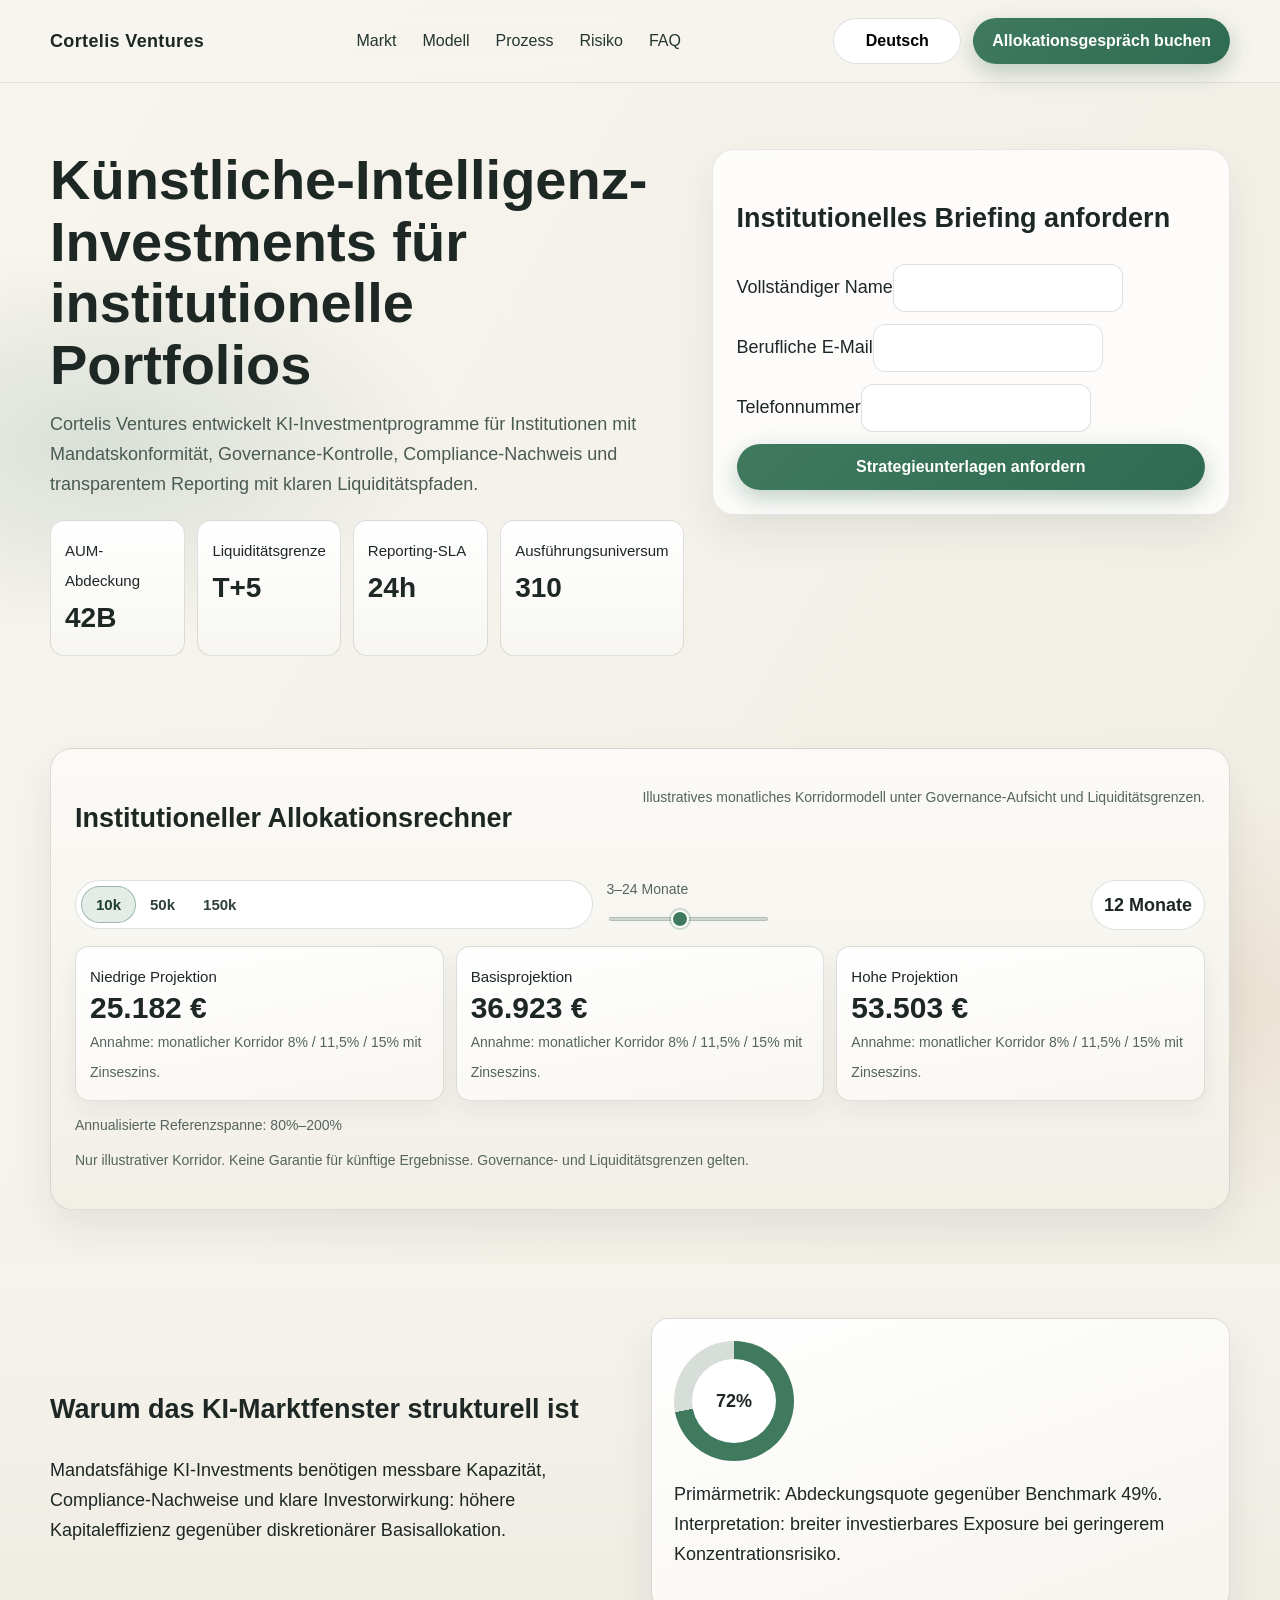
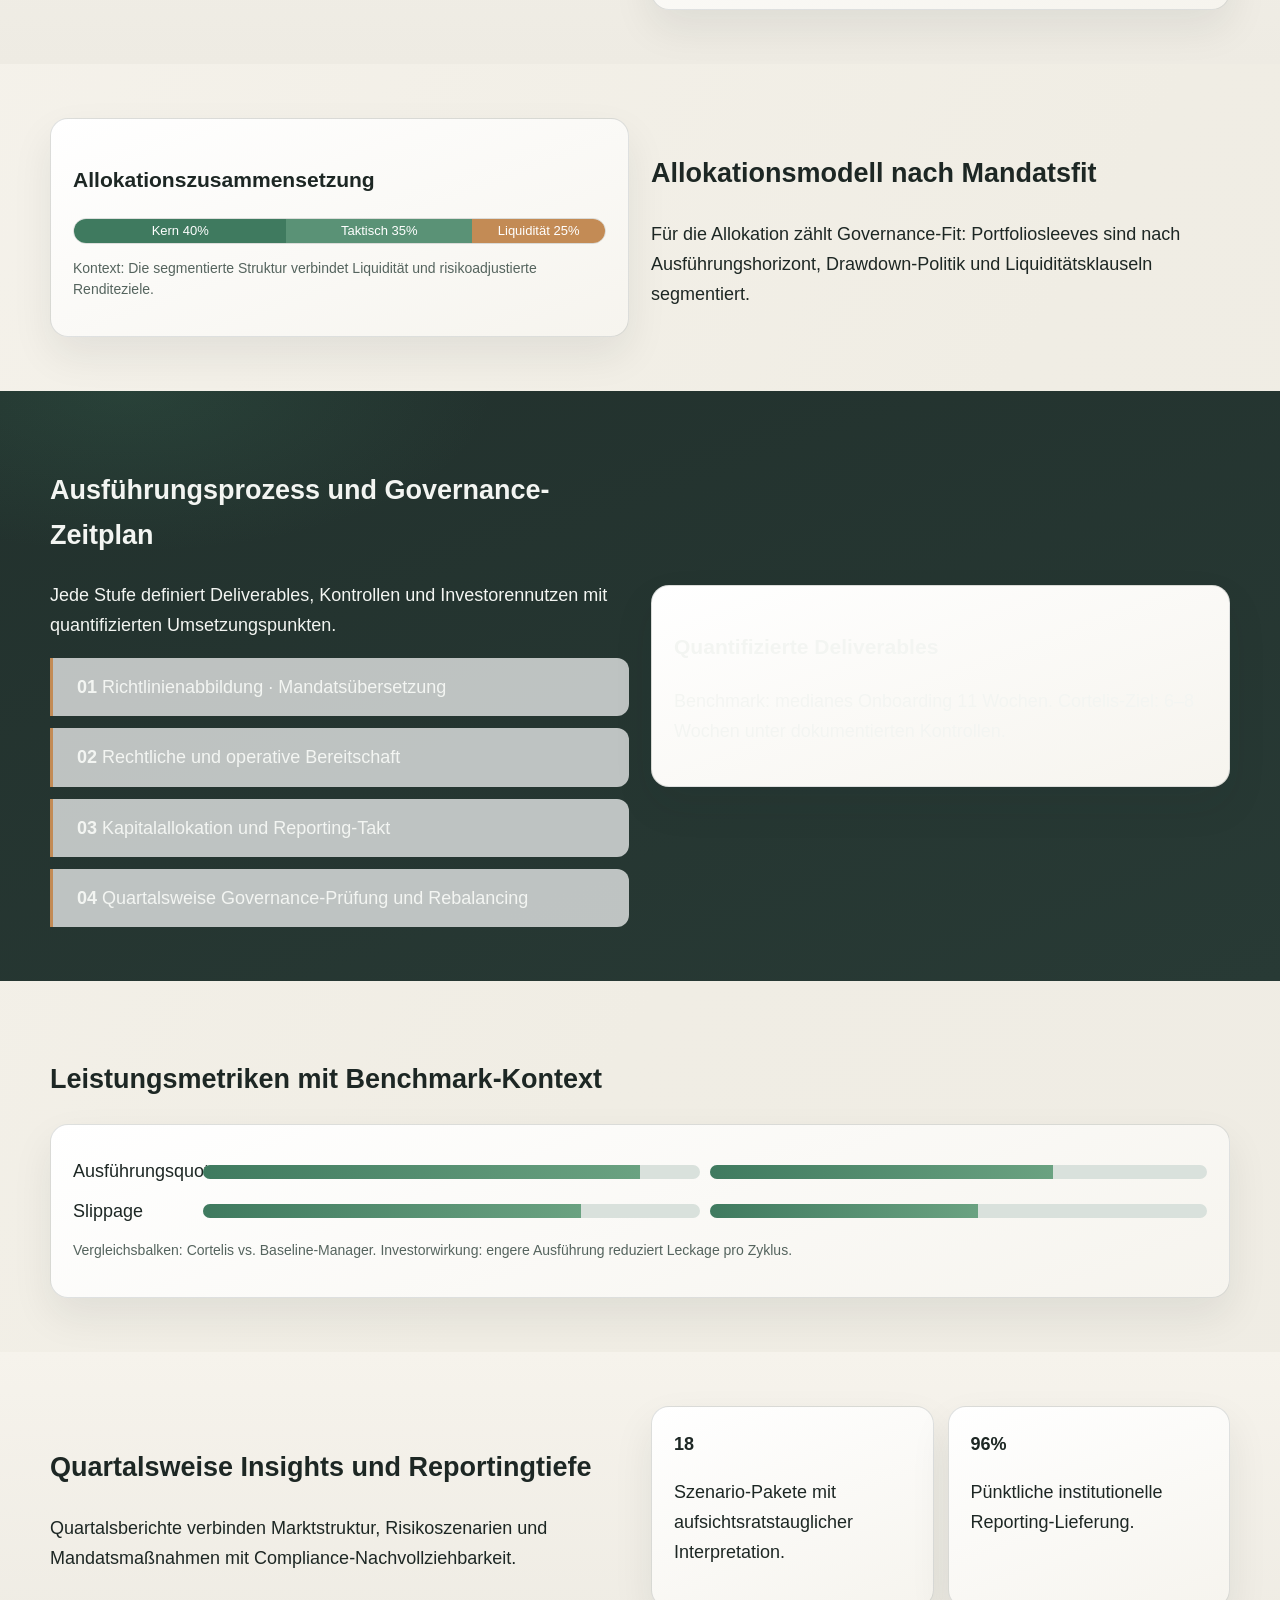
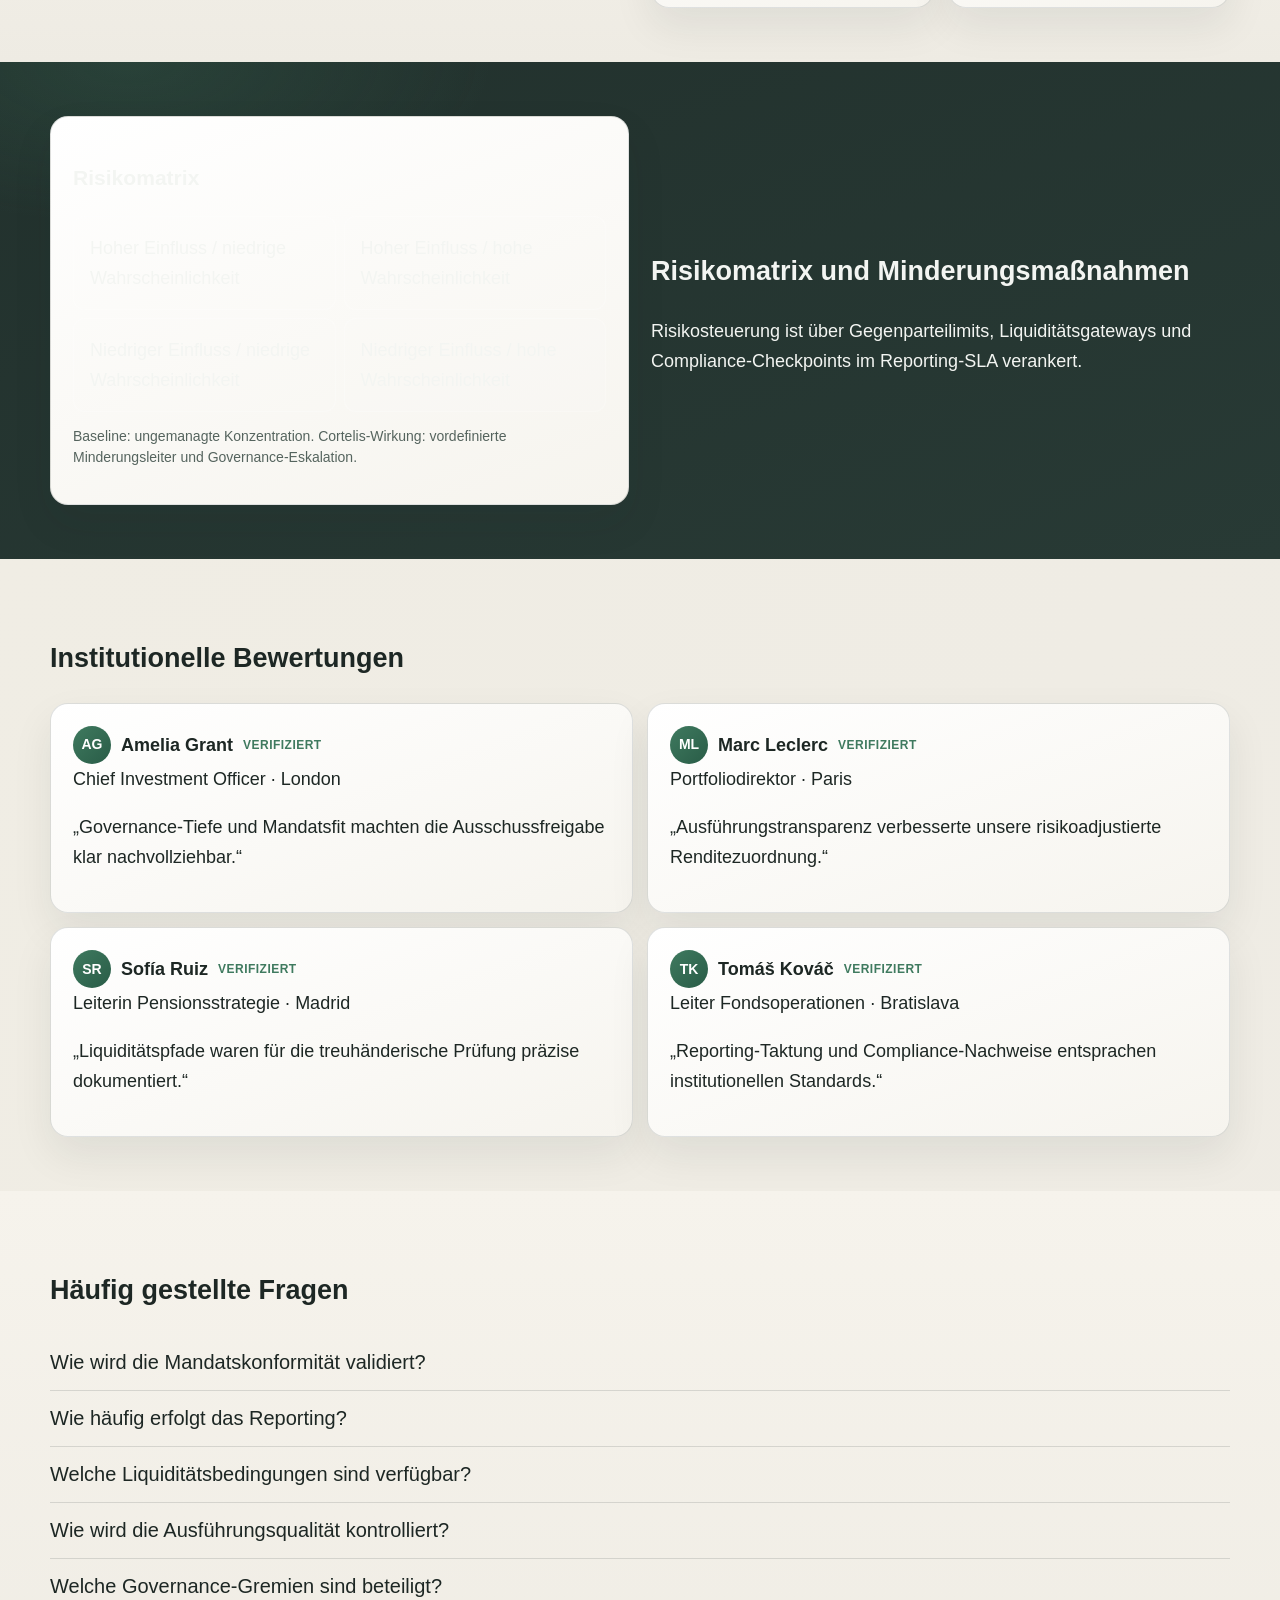
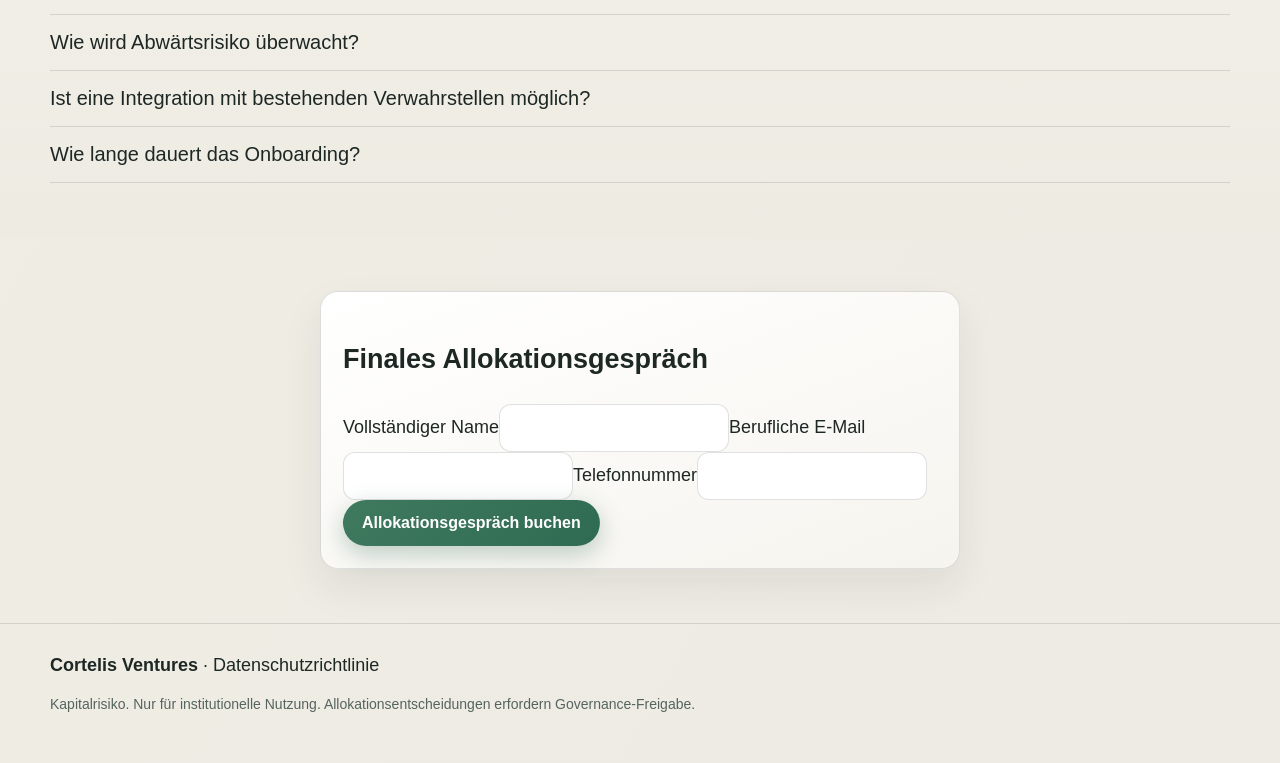
<file: de/index.html>
<!doctype html>
<html lang="de">
<head>
<meta charset="utf-8" />
<meta name="viewport" content="width=device-width, initial-scale=1" />
<title>Cortelis Ventures Deutschland | KI-Investments</title>
<meta name="description" content="Institutionelle Plattform für KI-Investments mit Governance, Liquiditätskontrolle und risikoadjustierter Umsetzung." />
<link rel="canonical" href="https://cortelisventures.com/de/index.html" />
<link rel="alternate" hreflang="en" href="https://cortelisventures.com/index.html" />
<link rel="alternate" hreflang="de" href="https://cortelisventures.com/de/index.html" />
<link rel="alternate" hreflang="fr" href="https://cortelisventures.com/fr/index.html" />
<link rel="alternate" hreflang="es" href="https://cortelisventures.com/es/index.html" />
<link rel="alternate" hreflang="it" href="https://cortelisventures.com/it/index.html" />
<link rel="alternate" hreflang="tr" href="https://cortelisventures.com/tr/index.html" />
<link rel="alternate" hreflang="pt" href="https://cortelisventures.com/pt/index.html" />
<link rel="alternate" hreflang="ja" href="https://cortelisventures.com/jp/index.html" />
<link rel="alternate" hreflang="sk" href="https://cortelisventures.com/sk/index.html" />
<link rel="alternate" hreflang="nl-BE" href="https://cortelisventures.com/be/index.html" />
<meta property="og:title" content="Cortelis Ventures Deutschland | KI-Investments" /><meta property="og:description" content="Institutionelle Plattform für KI-Investments mit Governance, Liquiditätskontrolle und risikoadjustierter Umsetzung." /><meta property="og:type" content="website" />
<meta property="og:url" content="https://cortelisventures.com/de/index.html" />
<meta name="twitter:card" content="summary_large_image" /><meta name="twitter:title" content="Cortelis Ventures Deutschland | KI-Investments" /><meta name="twitter:description" content="Institutionelle Plattform für KI-Investments mit Governance, Liquiditätskontrolle und risikoadjustierter Umsetzung." />
<link rel="stylesheet" href="../assets/style.css" />
<script defer src="../assets/app.js"></script>
<script type="application/ld+json">{"@context":"https://schema.org","@graph":[{"@type":"Organization","name":"Cortelis Ventures","url":"https://cortelisventures.com"},{"@type":"WebSite","name":"Cortelis Ventures","url":"https://cortelisventures.com"},{"@type":"FAQPage","mainEntity":[{"@type":"Question","name":"Wie wird die Mandatskonformität validiert?","acceptedAnswer":{"@type":"Answer","text":"Wir mappen Liquiditätsbudget, Renditekorridor, Drawdown-Toleranz und Compliance-Regeln vor jedem Vorschlag."}}]},{"@type":"Review","author":{"@type":"Person","name":"Amelia Grant"},"reviewBody":"Governance discipline and execution reporting were institutional in quality.","reviewRating":{"@type":"Rating","ratingValue":"5"}}]}</script>
</head>
<body data-locale="de-DE" data-currency="EUR">
<header class="site-header"><div class="container header-inner"><div class="brand">Cortelis Ventures</div><nav class="main-nav"><a href="#market">Markt</a><a href="#model">Modell</a><a href="#process">Prozess</a><a href="#risk">Risiko</a><a href="#faq">FAQ</a></nav><div class="header-right"><div class="lang-wrap"><button class="lang-toggle" aria-label="Deutsch">Deutsch</button><div class="lang-menu">
<a href="../index.html"><span class="flag"><svg viewBox="0 0 24 24"><rect width="24" height="24" fill="#012169"/><path d="M0 0l24 24M24 0L0 24" stroke="#fff" stroke-width="4"/><path d="M0 0l24 24M24 0L0 24" stroke="#C8102E" stroke-width="2"/><path d="M12 0v24M0 12h24" stroke="#fff" stroke-width="6"/><path d="M12 0v24M0 12h24" stroke="#C8102E" stroke-width="3"/></svg></span>English</a>
<a href="../de/index.html"><span class="flag"><svg viewBox="0 0 3 2"><rect width="3" height="2" fill="#dd0000"/><rect width="3" height="1.333" y="0" fill="#000"/><rect width="3" height=".666" y="1.333" fill="#ffce00"/></svg></span>Deutsch</a>
<a href="../fr/index.html"><span class="flag"><svg viewBox="0 0 3 2"><rect width="1" height="2" fill="#0055a4"/><rect x="1" width="1" height="2" fill="#fff"/><rect x="2" width="1" height="2" fill="#ef4135"/></svg></span>Français</a>
<a href="../es/index.html"><span class="flag"><svg viewBox="0 0 3 2"><rect width="3" height="2" fill="#aa151b"/><rect y=".5" width="3" height="1" fill="#f1bf00"/></svg></span>Español</a>
<a href="../it/index.html"><span class="flag"><svg viewBox="0 0 3 2"><rect width="1" height="2" fill="#009246"/><rect x="1" width="1" height="2" fill="#fff"/><rect x="2" width="1" height="2" fill="#ce2b37"/></svg></span>Italiano</a>
<a href="../tr/index.html"><span class="flag"><svg viewBox="0 0 24 24"><rect width="24" height="24" fill="#e30a17"/><circle cx="10" cy="12" r="6" fill="#fff"/><circle cx="12" cy="12" r="5" fill="#e30a17"/></svg></span>Türkçe</a>
<a href="../pt/index.html"><span class="flag"><svg viewBox="0 0 3 2"><rect width="1.2" height="2" fill="#006600"/><rect x="1.2" width="1.8" height="2" fill="#ff0000"/></svg></span>Português</a>
<a href="../jp/index.html"><span class="flag"><svg viewBox="0 0 3 2"><rect width="3" height="2" fill="#fff"/><circle cx="1.5" cy="1" r=".5" fill="#bc002d"/></svg></span>日本語</a>
<a href="../sk/index.html"><span class="flag"><svg viewBox="0 0 3 2"><rect width="3" height="2" fill="#ee1c25"/><rect width="3" height="1.333" fill="#0b4ea2"/><rect width="3" height=".666" fill="#fff"/></svg></span>Slovenčina</a>
<a href="../be/index.html"><span class="flag"><svg viewBox="0 0 3 2"><rect width="1" height="2" fill="#000"/><rect x="1" width="1" height="2" fill="#ffd90c"/><rect x="2" width="1" height="2" fill="#ef3340"/></svg></span>Nederlands</a>
</div></div><a href="#final-cta" class="btn btn-primary">Allokationsgespräch buchen</a><button id="burger" class="burger" aria-label="Menü">☰</button></div></div></header>
<div class="overlay" id="overlay"></div>
<aside id="drawer" class="drawer" aria-label="mobile"><button class="drawer-close" id="drawerClose" aria-label="Schließen">✕</button><nav><a href="#market">Markt</a><a href="#model">Modell</a><a href="#process">Prozess</a><a href="#risk">Risiko</a><a href="#faq">FAQ</a></nav><div class="lang-wrap"><button class="lang-toggle">Deutsch</button><div class="lang-menu">
<a href="../index.html"><span class="flag"><svg viewBox="0 0 24 24"><rect width="24" height="24" fill="#012169"/><path d="M0 0l24 24M24 0L0 24" stroke="#fff" stroke-width="4"/><path d="M0 0l24 24M24 0L0 24" stroke="#C8102E" stroke-width="2"/><path d="M12 0v24M0 12h24" stroke="#fff" stroke-width="6"/><path d="M12 0v24M0 12h24" stroke="#C8102E" stroke-width="3"/></svg></span>English</a>
<a href="../de/index.html"><span class="flag"><svg viewBox="0 0 3 2"><rect width="3" height="2" fill="#dd0000"/><rect width="3" height="1.333" y="0" fill="#000"/><rect width="3" height=".666" y="1.333" fill="#ffce00"/></svg></span>Deutsch</a>
<a href="../fr/index.html"><span class="flag"><svg viewBox="0 0 3 2"><rect width="1" height="2" fill="#0055a4"/><rect x="1" width="1" height="2" fill="#fff"/><rect x="2" width="1" height="2" fill="#ef4135"/></svg></span>Français</a>
<a href="../es/index.html"><span class="flag"><svg viewBox="0 0 3 2"><rect width="3" height="2" fill="#aa151b"/><rect y=".5" width="3" height="1" fill="#f1bf00"/></svg></span>Español</a>
<a href="../it/index.html"><span class="flag"><svg viewBox="0 0 3 2"><rect width="1" height="2" fill="#009246"/><rect x="1" width="1" height="2" fill="#fff"/><rect x="2" width="1" height="2" fill="#ce2b37"/></svg></span>Italiano</a>
<a href="../tr/index.html"><span class="flag"><svg viewBox="0 0 24 24"><rect width="24" height="24" fill="#e30a17"/><circle cx="10" cy="12" r="6" fill="#fff"/><circle cx="12" cy="12" r="5" fill="#e30a17"/></svg></span>Türkçe</a>
<a href="../pt/index.html"><span class="flag"><svg viewBox="0 0 3 2"><rect width="1.2" height="2" fill="#006600"/><rect x="1.2" width="1.8" height="2" fill="#ff0000"/></svg></span>Português</a>
<a href="../jp/index.html"><span class="flag"><svg viewBox="0 0 3 2"><rect width="3" height="2" fill="#fff"/><circle cx="1.5" cy="1" r=".5" fill="#bc002d"/></svg></span>日本語</a>
<a href="../sk/index.html"><span class="flag"><svg viewBox="0 0 3 2"><rect width="3" height="2" fill="#ee1c25"/><rect width="3" height="1.333" fill="#0b4ea2"/><rect width="3" height=".666" fill="#fff"/></svg></span>Slovenčina</a>
<a href="../be/index.html"><span class="flag"><svg viewBox="0 0 3 2"><rect width="1" height="2" fill="#000"/><rect x="1" width="1" height="2" fill="#ffd90c"/><rect x="2" width="1" height="2" fill="#ef3340"/></svg></span>Nederlands</a>
</div></div><a href="#final-cta" class="btn btn-primary">Allokationsgespräch buchen</a></aside>
<main>
<section class="hero"><div class="container hero-grid"><div><h1>Künstliche-Intelligenz-Investments für institutionelle Portfolios</h1><p>Cortelis Ventures entwickelt KI-Investmentprogramme für Institutionen mit Mandatskonformität, Governance-Kontrolle, Compliance-Nachweis und transparentem Reporting mit klaren Liquiditätspfaden.</p><div class="kpi-strip"><div class="kpi-item"><small>AUM-Abdeckung</small><strong>42B</strong></div><div class="kpi-item"><small>Liquiditätsgrenze</small><strong>T+5</strong></div><div class="kpi-item"><small>Reporting-SLA</small><strong>24h</strong></div><div class="kpi-item"><small>Ausführungsuniversum</small><strong>310</strong></div></div></div><div class="panel glass form-card"><h2>Institutionelles Briefing anfordern</h2><form><label>Vollständiger Name<input aria-label="Vollständiger Name" required></label><label>Berufliche E-Mail<input type="email" aria-label="Berufliche E-Mail" required></label><label>Telefonnummer<input aria-label="Telefonnummer" required></label><button class="btn btn-primary" type="submit">Strategieunterlagen anfordern</button></form></div></div></section>
<section><div class="container"><div class="calculator"><div class="calc-head"><h2>Institutioneller Allokationsrechner</h2><p class="micro">Illustratives monatliches Korridormodell unter Governance-Aufsicht und Liquiditätsgrenzen.</p></div><div class="calc-inputs"><div class="segmented"><button class="active" data-amount="10000">10k</button><button data-amount="50000">50k</button><button data-amount="150000">150k</button></div><div><div class="micro">3–24 Monate</div><input id="monthsRange" type="range" min="3" max="24" value="12" /></div><div id="monthsValue" class="calc-pill" data-label="{m} Monate">12</div></div><div class="calc-results"><div class="calc-card"><small>Niedrige Projektion</small><strong id="lowValue"></strong><span class="micro">Annahme: monatlicher Korridor 8% / 11,5% / 15% mit Zinseszins.</span></div><div class="calc-card"><small>Basisprojektion</small><strong id="baseValue"></strong><span class="micro">Annahme: monatlicher Korridor 8% / 11,5% / 15% mit Zinseszins.</span></div><div class="calc-card"><small>Hohe Projektion</small><strong id="highValue"></strong><span class="micro">Annahme: monatlicher Korridor 8% / 11,5% / 15% mit Zinseszins.</span></div></div><p class="micro">Annualisierte Referenzspanne: 80%–200%</p><p class="micro">Nur illustrativer Korridor. Keine Garantie für künftige Ergebnisse. Governance- und Liquiditätsgrenzen gelten.</p></div></div></section>
<section id="market" class="section-alt"><div class="container split"><div><h2>Warum das KI-Marktfenster strukturell ist</h2><p>Mandatsfähige KI-Investments benötigen messbare Kapazität, Compliance-Nachweise und klare Investorwirkung: höhere Kapitaleffizienz gegenüber diskretionärer Basisallokation.</p></div><div class="panel card"><div class="ring"><span>72%</span></div><p>Primärmetrik: Abdeckungsquote gegenüber Benchmark 49%. Interpretation: breiter investierbares Exposure bei geringerem Konzentrationsrisiko.</p></div></div></section>
<section id="model"><div class="container split"><div class="panel card"><h3>Allokationszusammensetzung</h3><div class="alloc-bar"><span style="width:40%;background:#3f7a5f">Kern 40%</span><span style="width:35%;background:#5a9276">Taktisch 35%</span><span style="width:25%;background:#c38b55">Liquidität 25%</span></div><p class="micro">Kontext: Die segmentierte Struktur verbindet Liquidität und risikoadjustierte Renditeziele.</p></div><div><h2>Allokationsmodell nach Mandatsfit</h2><p>Für die Allokation zählt Governance-Fit: Portfoliosleeves sind nach Ausführungshorizont, Drawdown-Politik und Liquiditätsklauseln segmentiert.</p></div></div></section>
<section id="process" class="section-dark"><div class="container split"><div><h2>Ausführungsprozess und Governance-Zeitplan</h2><p>Jede Stufe definiert Deliverables, Kontrollen und Investorennutzen mit quantifizierten Umsetzungspunkten.</p><div class="timeline"><div class="timeline-item"><strong>01</strong> Richtlinienabbildung · Mandatsübersetzung</div><div class="timeline-item"><strong>02</strong> Rechtliche und operative Bereitschaft</div><div class="timeline-item"><strong>03</strong> Kapitalallokation und Reporting-Takt</div><div class="timeline-item"><strong>04</strong> Quartalsweise Governance-Prüfung und Rebalancing</div></div></div><div class="panel card"><h3>Quantifizierte Deliverables</h3><p>Benchmark: medianes Onboarding 11 Wochen. Cortelis-Ziel: 6–8 Wochen unter dokumentierten Kontrollen.</p></div></div></section>
<section><div class="container"><h2>Leistungsmetriken mit Benchmark-Kontext</h2><div class="comp-bars panel card"><div class="row"><span>Ausführungsquote</span><div class="bar"><i style="width:88%"></i></div><div class="bar"><i style="width:69%"></i></div></div><div class="row"><span>Slippage</span><div class="bar"><i style="width:76%"></i></div><div class="bar"><i style="width:54%"></i></div></div><p class="micro">Vergleichsbalken: Cortelis vs. Baseline-Manager. Investorwirkung: engere Ausführung reduziert Leckage pro Zyklus.</p></div></div></section>
<section class="section-alt"><div class="container split"><div><h2>Quartalsweise Insights und Reportingtiefe</h2><p>Quartalsberichte verbinden Marktstruktur, Risikoszenarien und Mandatsmaßnahmen mit Compliance-Nachvollziehbarkeit.</p></div><div class="visual-grid"><div class="card"><strong>18</strong><p>Szenario-Pakete mit aufsichtsratstauglicher Interpretation.</p></div><div class="card"><strong>96%</strong><p>Pünktliche institutionelle Reporting-Lieferung.</p></div></div></div></section>
<section id="risk" class="section-dark"><div class="container split"><div class="panel card"><h3>Risikomatrix</h3><div class="matrix"><div>Hoher Einfluss / niedrige Wahrscheinlichkeit</div><div>Hoher Einfluss / hohe Wahrscheinlichkeit</div><div>Niedriger Einfluss / niedrige Wahrscheinlichkeit</div><div>Niedriger Einfluss / hohe Wahrscheinlichkeit</div></div><p class="micro">Baseline: ungemanagte Konzentration. Cortelis-Wirkung: vordefinierte Minderungsleiter und Governance-Eskalation.</p></div><div><h2>Risikomatrix und Minderungsmaßnahmen</h2><p>Risikosteuerung ist über Gegenparteilimits, Liquiditätsgateways und Compliance-Checkpoints im Reporting-SLA verankert.</p></div></div></section>
<section><div class="container"><h2>Institutionelle Bewertungen</h2><div class="reviews"><article class="card review"><div class="top"><div class="avatar">AG</div><strong>Amelia Grant</strong><span class="verified">VERIFIZIERT</span></div><div>Chief Investment Officer · London</div><p>„Governance-Tiefe und Mandatsfit machten die Ausschussfreigabe klar nachvollziehbar.“</p></article><article class="card review"><div class="top"><div class="avatar">ML</div><strong>Marc Leclerc</strong><span class="verified">VERIFIZIERT</span></div><div>Portfoliodirektor · Paris</div><p>„Ausführungstransparenz verbesserte unsere risikoadjustierte Renditezuordnung.“</p></article><article class="card review"><div class="top"><div class="avatar">SR</div><strong>Sofía Ruiz</strong><span class="verified">VERIFIZIERT</span></div><div>Leiterin Pensionsstrategie · Madrid</div><p>„Liquiditätspfade waren für die treuhänderische Prüfung präzise dokumentiert.“</p></article><article class="card review"><div class="top"><div class="avatar">TK</div><strong>Tomáš Kováč</strong><span class="verified">VERIFIZIERT</span></div><div>Leiter Fondsoperationen · Bratislava</div><p>„Reporting-Taktung und Compliance-Nachweise entsprachen institutionellen Standards.“</p></article></div></div></section>
<section id="faq" class="section-alt"><div class="container"><h2>Häufig gestellte Fragen</h2><div class="faq-item"><button class="faq-q" aria-expanded="false">Wie wird die Mandatskonformität validiert?</button><div class="faq-a"><p>Wir mappen Liquiditätsbudget, Renditekorridor, Drawdown-Toleranz und Compliance-Regeln vor jedem Vorschlag.</p></div></div>
<div class="faq-item"><button class="faq-q" aria-expanded="false">Wie häufig erfolgt das Reporting?</button><div class="faq-a"><p>Institutionelle Pakete werden monatlich geliefert, inklusive quartalsweiser Attributions-Deep-Dives.</p></div></div>
<div class="faq-item"><button class="faq-q" aria-expanded="false">Welche Liquiditätsbedingungen sind verfügbar?</button><div class="faq-a"><p>Programme bieten gestufte Liquiditätsfenster mit dokumentierten Kündigungsfristen.</p></div></div>
<div class="faq-item"><button class="faq-q" aria-expanded="false">Wie wird die Ausführungsqualität kontrolliert?</button><div class="faq-a"><p>Orders laufen über freigegebene Plätze mit Slippage-, Fill-Rate- und Konzentrationskontrollen.</p></div></div>
<div class="faq-item"><button class="faq-q" aria-expanded="false">Welche Governance-Gremien sind beteiligt?</button><div class="faq-a"><p>Investment-, Risiko- und Compliance-Komitee zeichnen gemäß Richtlinien gemeinsam ab.</p></div></div>
<div class="faq-item"><button class="faq-q" aria-expanded="false">Wie wird Abwärtsrisiko überwacht?</button><div class="faq-a"><p>Tägliche Stressraster, Szenario-Trigger und Gegenparteigrenzen werden laufend überwacht.</p></div></div>
<div class="faq-item"><button class="faq-q" aria-expanded="false">Ist eine Integration mit bestehenden Verwahrstellen möglich?</button><div class="faq-a"><p>Ja, die operative Architektur unterstützt große Verwahrstellen und Administratoren.</p></div></div>
<div class="faq-item"><button class="faq-q" aria-expanded="false">Wie lange dauert das Onboarding?</button><div class="faq-a"><p>Typisch sechs bis acht Wochen inklusive Recht, Betrieb und Reporting-Setup.</p></div></div></div></section>
<section id="final-cta" class="final-cta"><div class="container"><div class="card"><h2>Finales Allokationsgespräch</h2><form><label>Vollständiger Name<input aria-label="Vollständiger Name" required></label><label>Berufliche E-Mail<input type="email" aria-label="Berufliche E-Mail" required></label><label>Telefonnummer<input aria-label="Telefonnummer" required></label><button class="btn btn-primary" type="submit">Allokationsgespräch buchen</button></form></div></div></section>
</main>
<footer><div class="container"><strong>Cortelis Ventures</strong> · <a href="#" data-open-privacy>Datenschutzrichtlinie</a><p class="micro">Kapitalrisiko. Nur für institutionelle Nutzung. Allokationsentscheidungen erfordern Governance-Freigabe.</p></div></footer>
<div class="modal-wrap" id="privacyModal"><div class="modal panel"><div class="modal-header"><h3>Datenschutzrichtlinie</h3><button class="icon-btn" data-close-privacy aria-label="Schließen">✕</button></div><div class="modal-content"><p>Einleitung: Diese Richtlinie erläutert den institutionellen Umgang mit Daten und operative Schutzmaßnahmen.</p><p>Datenerhebung: Kontakt-, Kommunikations-, Onboarding- und Reporting-Metadaten.</p><p>Rechtsgrundlage: Vertragserfüllung, regulatorische Pflicht und berechtigtes Interesse.</p><p>Cookies: Funktionale und Analyse-Cookies können zur Servicezuverlässigkeit genutzt werden.</p><p>Aufbewahrung: Daten werden gemäß regulatorischen und vertraglichen Fristen gespeichert.</p><p>Weitergabe an Dritte: Nur an Verwahrstellen, Administratoren und konforme Dienstleister.</p><p>Sicherheit: Verschlüsselung, Zugriffskontrollen, Incident-Response und Audit-Logs.</p><p>Betroffenenrechte: Auskunft, Berichtigung, Löschung und Portabilität im rechtlichen Rahmen.</p><p>Internationale Übermittlungen: Grenzüberschreitende Verarbeitung mit vertraglichen Schutzmechanismen.</p><p>Branchenspezifischer Risikohinweis: Markt-, Liquiditäts- und Gegenparteirisiken beeinflussen Ergebnisse.</p><p>Kontakt: compliance@cortelisventures.com</p></div><div class="modal-footer"><button class="btn" data-close-privacy>Schließen</button></div></div></div>
</body>
</html>
</file>
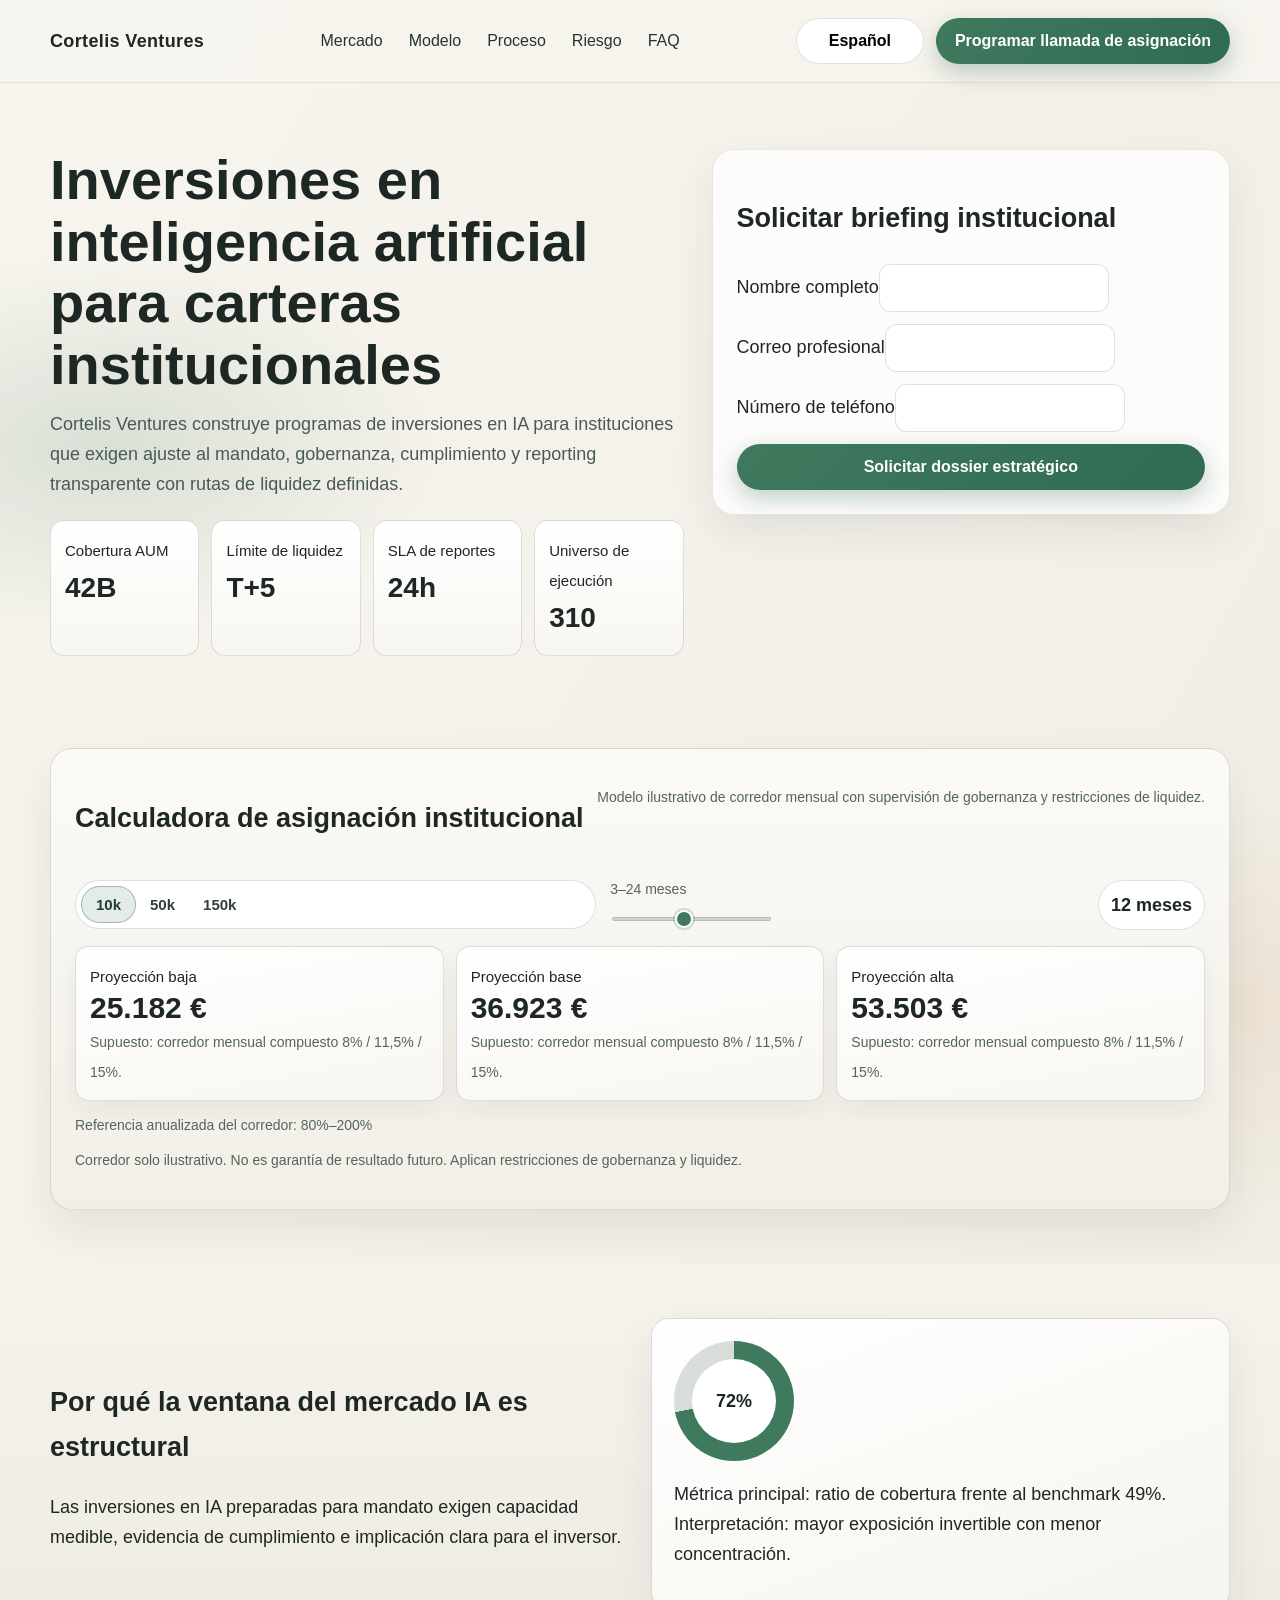
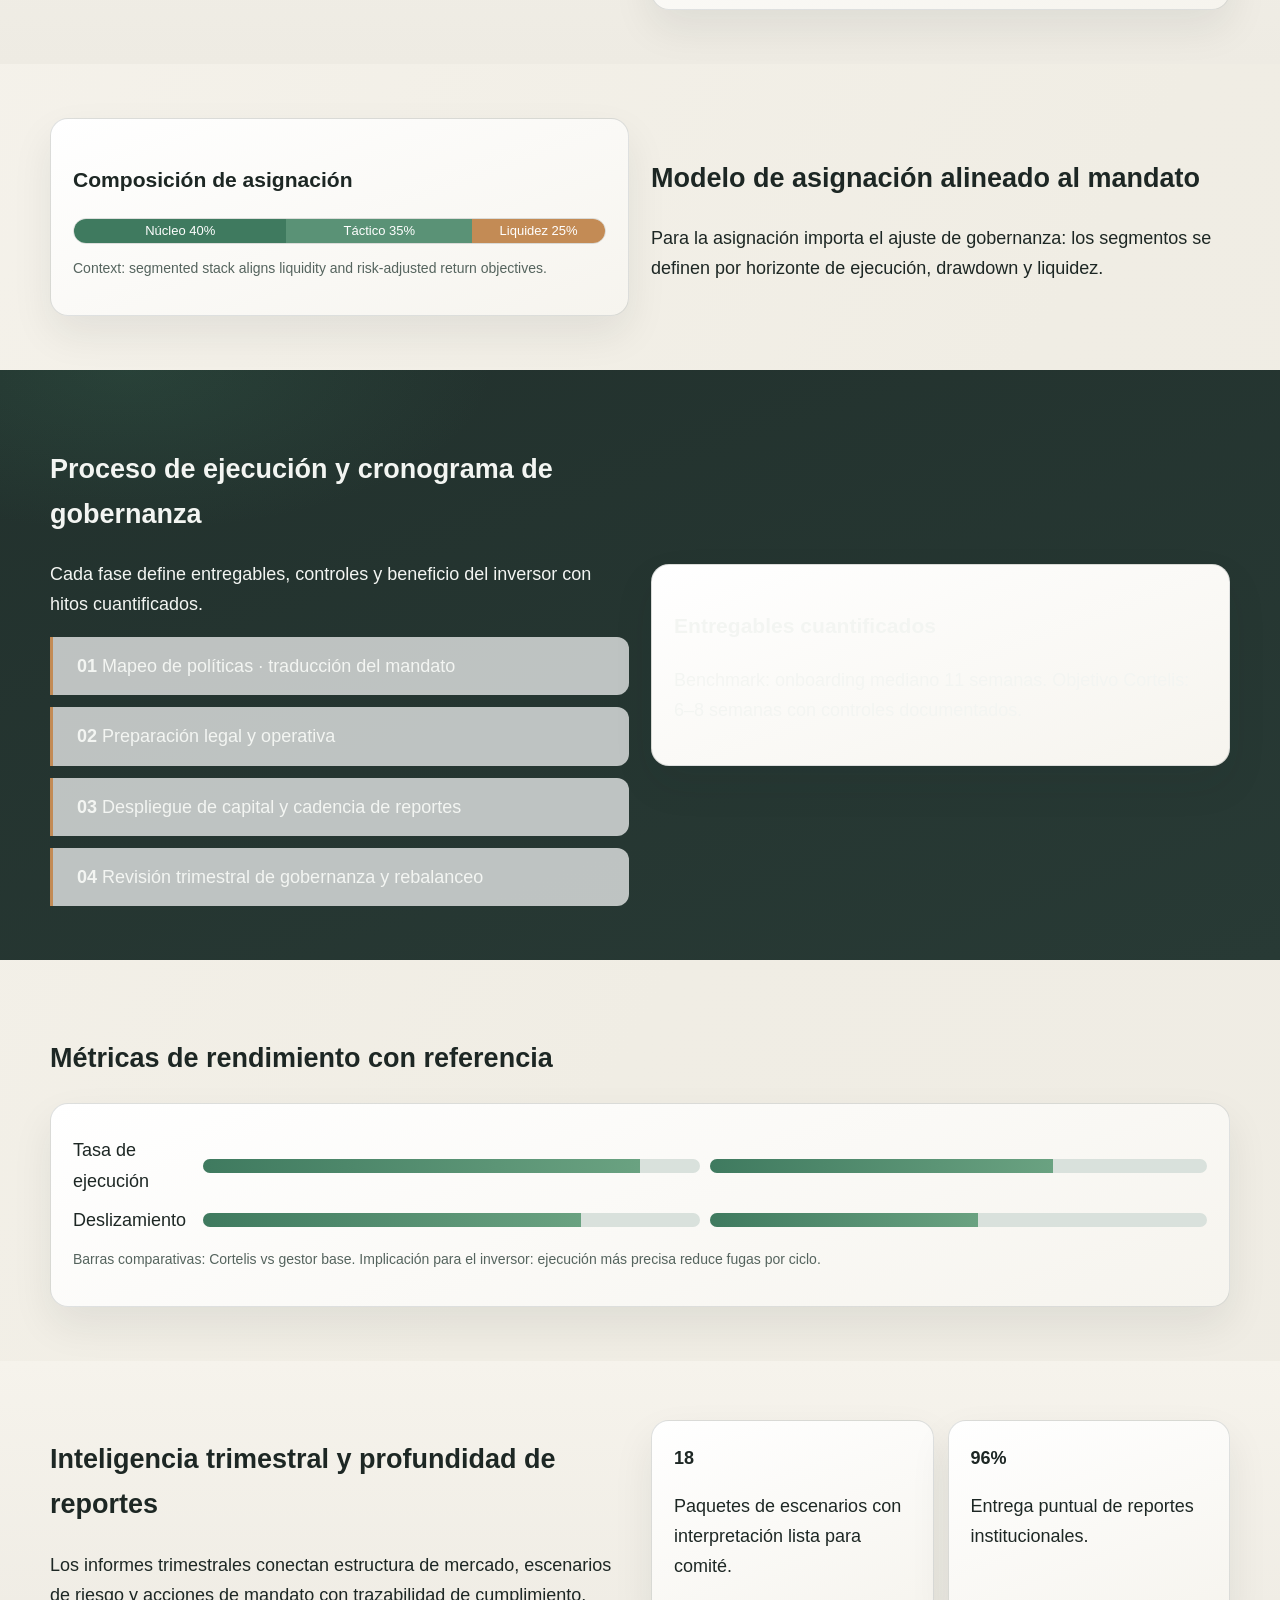
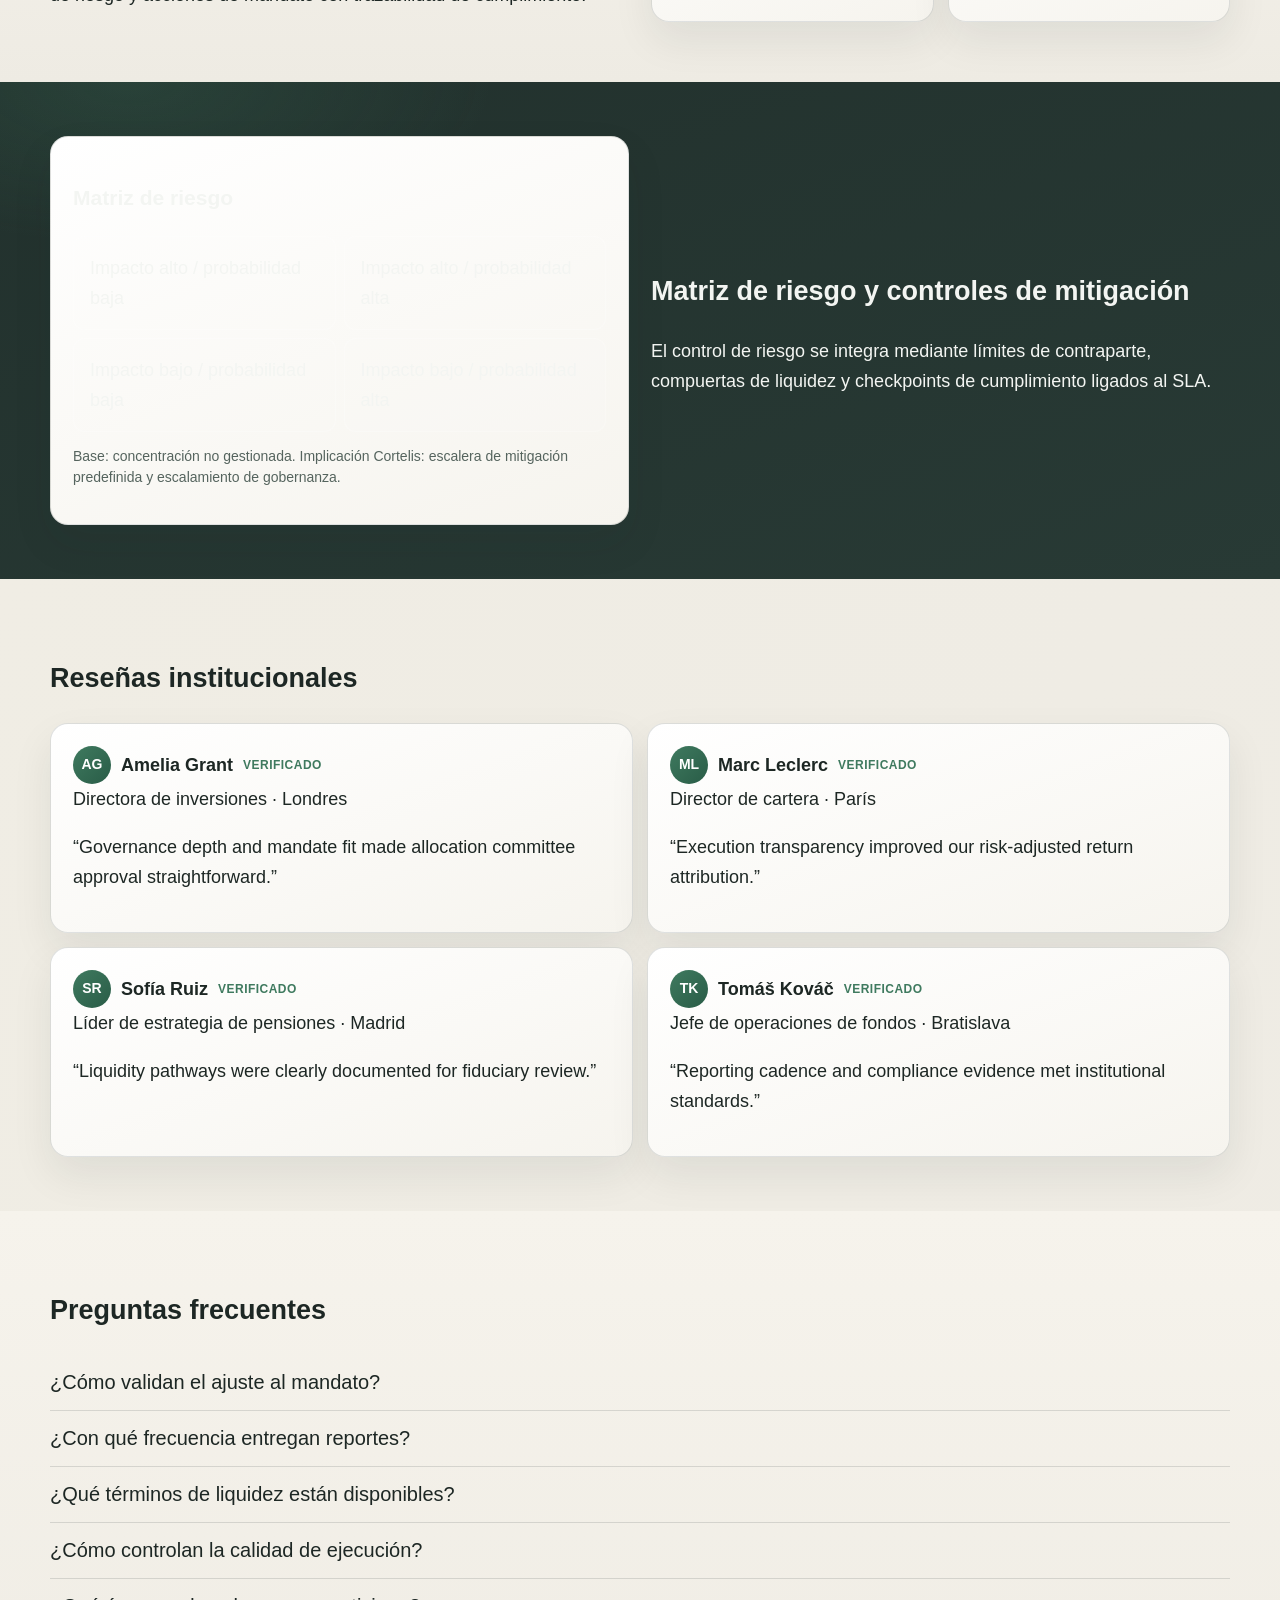
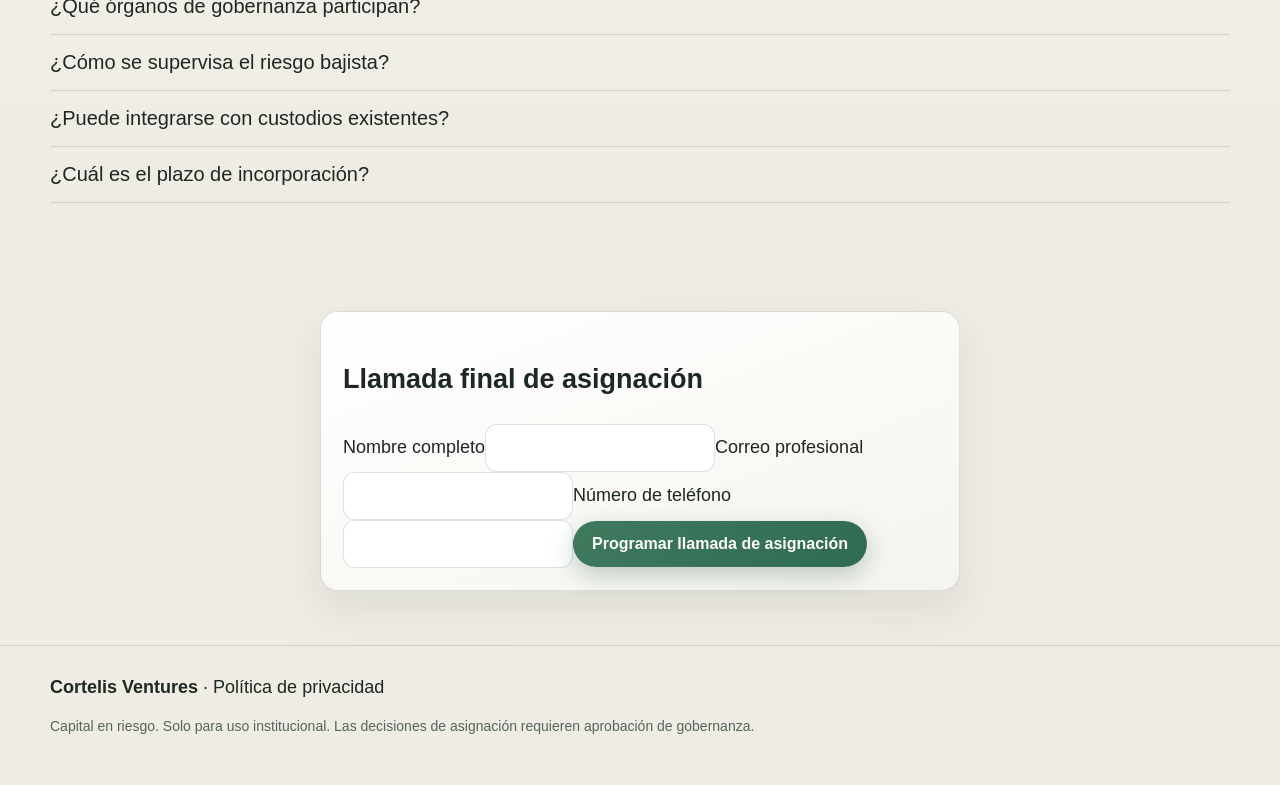
<file: es/index.html>
<!doctype html>
<html lang="es">
<head>
<meta charset="utf-8" />
<meta name="viewport" content="width=device-width, initial-scale=1" />
<title>Cortelis Ventures España | Inversiones IA</title>
<meta name="description" content="Plataforma institucional de inversiones en IA con gobernanza, liquidez y ejecución ajustada al riesgo." />
<link rel="canonical" href="https://cortelisventures.com/es/index.html" />
<link rel="alternate" hreflang="en" href="https://cortelisventures.com/index.html" />
<link rel="alternate" hreflang="de" href="https://cortelisventures.com/de/index.html" />
<link rel="alternate" hreflang="fr" href="https://cortelisventures.com/fr/index.html" />
<link rel="alternate" hreflang="es" href="https://cortelisventures.com/es/index.html" />
<link rel="alternate" hreflang="it" href="https://cortelisventures.com/it/index.html" />
<link rel="alternate" hreflang="tr" href="https://cortelisventures.com/tr/index.html" />
<link rel="alternate" hreflang="pt" href="https://cortelisventures.com/pt/index.html" />
<link rel="alternate" hreflang="ja" href="https://cortelisventures.com/jp/index.html" />
<link rel="alternate" hreflang="sk" href="https://cortelisventures.com/sk/index.html" />
<link rel="alternate" hreflang="nl-BE" href="https://cortelisventures.com/be/index.html" />
<meta property="og:title" content="Cortelis Ventures España | Inversiones IA" /><meta property="og:description" content="Plataforma institucional de inversiones en IA con gobernanza, liquidez y ejecución ajustada al riesgo." /><meta property="og:type" content="website" />
<meta property="og:url" content="https://cortelisventures.com/es/index.html" />
<meta name="twitter:card" content="summary_large_image" /><meta name="twitter:title" content="Cortelis Ventures España | Inversiones IA" /><meta name="twitter:description" content="Plataforma institucional de inversiones en IA con gobernanza, liquidez y ejecución ajustada al riesgo." />
<link rel="stylesheet" href="../assets/style.css" />
<script defer src="../assets/app.js"></script>
<script type="application/ld+json">{"@context":"https://schema.org","@graph":[{"@type":"Organization","name":"Cortelis Ventures","url":"https://cortelisventures.com"},{"@type":"WebSite","name":"Cortelis Ventures","url":"https://cortelisventures.com"},{"@type":"FAQPage","mainEntity":[{"@type":"Question","name":"¿Cómo validan el ajuste al mandato?","acceptedAnswer":{"@type":"Answer","text":"Mapeamos presupuesto de liquidez, corredor de retorno, tolerancia a drawdown y política de cumplimiento antes de proponer asignación."}}]},{"@type":"Review","author":{"@type":"Person","name":"Amelia Grant"},"reviewBody":"Governance discipline and execution reporting were institutional in quality.","reviewRating":{"@type":"Rating","ratingValue":"5"}}]}</script>
</head>
<body data-locale="es-ES" data-currency="EUR">
<header class="site-header"><div class="container header-inner"><div class="brand">Cortelis Ventures</div><nav class="main-nav"><a href="#market">Mercado</a><a href="#model">Modelo</a><a href="#process">Proceso</a><a href="#risk">Riesgo</a><a href="#faq">FAQ</a></nav><div class="header-right"><div class="lang-wrap"><button class="lang-toggle" aria-label="Español">Español</button><div class="lang-menu">
<a href="../index.html"><span class="flag"><svg viewBox="0 0 24 24"><rect width="24" height="24" fill="#012169"/><path d="M0 0l24 24M24 0L0 24" stroke="#fff" stroke-width="4"/><path d="M0 0l24 24M24 0L0 24" stroke="#C8102E" stroke-width="2"/><path d="M12 0v24M0 12h24" stroke="#fff" stroke-width="6"/><path d="M12 0v24M0 12h24" stroke="#C8102E" stroke-width="3"/></svg></span>English</a>
<a href="../de/index.html"><span class="flag"><svg viewBox="0 0 3 2"><rect width="3" height="2" fill="#dd0000"/><rect width="3" height="1.333" y="0" fill="#000"/><rect width="3" height=".666" y="1.333" fill="#ffce00"/></svg></span>Deutsch</a>
<a href="../fr/index.html"><span class="flag"><svg viewBox="0 0 3 2"><rect width="1" height="2" fill="#0055a4"/><rect x="1" width="1" height="2" fill="#fff"/><rect x="2" width="1" height="2" fill="#ef4135"/></svg></span>Français</a>
<a href="../es/index.html"><span class="flag"><svg viewBox="0 0 3 2"><rect width="3" height="2" fill="#aa151b"/><rect y=".5" width="3" height="1" fill="#f1bf00"/></svg></span>Español</a>
<a href="../it/index.html"><span class="flag"><svg viewBox="0 0 3 2"><rect width="1" height="2" fill="#009246"/><rect x="1" width="1" height="2" fill="#fff"/><rect x="2" width="1" height="2" fill="#ce2b37"/></svg></span>Italiano</a>
<a href="../tr/index.html"><span class="flag"><svg viewBox="0 0 24 24"><rect width="24" height="24" fill="#e30a17"/><circle cx="10" cy="12" r="6" fill="#fff"/><circle cx="12" cy="12" r="5" fill="#e30a17"/></svg></span>Türkçe</a>
<a href="../pt/index.html"><span class="flag"><svg viewBox="0 0 3 2"><rect width="1.2" height="2" fill="#006600"/><rect x="1.2" width="1.8" height="2" fill="#ff0000"/></svg></span>Português</a>
<a href="../jp/index.html"><span class="flag"><svg viewBox="0 0 3 2"><rect width="3" height="2" fill="#fff"/><circle cx="1.5" cy="1" r=".5" fill="#bc002d"/></svg></span>日本語</a>
<a href="../sk/index.html"><span class="flag"><svg viewBox="0 0 3 2"><rect width="3" height="2" fill="#ee1c25"/><rect width="3" height="1.333" fill="#0b4ea2"/><rect width="3" height=".666" fill="#fff"/></svg></span>Slovenčina</a>
<a href="../be/index.html"><span class="flag"><svg viewBox="0 0 3 2"><rect width="1" height="2" fill="#000"/><rect x="1" width="1" height="2" fill="#ffd90c"/><rect x="2" width="1" height="2" fill="#ef3340"/></svg></span>Nederlands</a>
</div></div><a href="#final-cta" class="btn btn-primary">Programar llamada de asignación</a><button id="burger" class="burger" aria-label="Menú">☰</button></div></div></header>
<div class="overlay" id="overlay"></div>
<aside id="drawer" class="drawer" aria-label="mobile"><button class="drawer-close" id="drawerClose" aria-label="Cerrar">✕</button><nav><a href="#market">Mercado</a><a href="#model">Modelo</a><a href="#process">Proceso</a><a href="#risk">Riesgo</a><a href="#faq">FAQ</a></nav><div class="lang-wrap"><button class="lang-toggle">Español</button><div class="lang-menu">
<a href="../index.html"><span class="flag"><svg viewBox="0 0 24 24"><rect width="24" height="24" fill="#012169"/><path d="M0 0l24 24M24 0L0 24" stroke="#fff" stroke-width="4"/><path d="M0 0l24 24M24 0L0 24" stroke="#C8102E" stroke-width="2"/><path d="M12 0v24M0 12h24" stroke="#fff" stroke-width="6"/><path d="M12 0v24M0 12h24" stroke="#C8102E" stroke-width="3"/></svg></span>English</a>
<a href="../de/index.html"><span class="flag"><svg viewBox="0 0 3 2"><rect width="3" height="2" fill="#dd0000"/><rect width="3" height="1.333" y="0" fill="#000"/><rect width="3" height=".666" y="1.333" fill="#ffce00"/></svg></span>Deutsch</a>
<a href="../fr/index.html"><span class="flag"><svg viewBox="0 0 3 2"><rect width="1" height="2" fill="#0055a4"/><rect x="1" width="1" height="2" fill="#fff"/><rect x="2" width="1" height="2" fill="#ef4135"/></svg></span>Français</a>
<a href="../es/index.html"><span class="flag"><svg viewBox="0 0 3 2"><rect width="3" height="2" fill="#aa151b"/><rect y=".5" width="3" height="1" fill="#f1bf00"/></svg></span>Español</a>
<a href="../it/index.html"><span class="flag"><svg viewBox="0 0 3 2"><rect width="1" height="2" fill="#009246"/><rect x="1" width="1" height="2" fill="#fff"/><rect x="2" width="1" height="2" fill="#ce2b37"/></svg></span>Italiano</a>
<a href="../tr/index.html"><span class="flag"><svg viewBox="0 0 24 24"><rect width="24" height="24" fill="#e30a17"/><circle cx="10" cy="12" r="6" fill="#fff"/><circle cx="12" cy="12" r="5" fill="#e30a17"/></svg></span>Türkçe</a>
<a href="../pt/index.html"><span class="flag"><svg viewBox="0 0 3 2"><rect width="1.2" height="2" fill="#006600"/><rect x="1.2" width="1.8" height="2" fill="#ff0000"/></svg></span>Português</a>
<a href="../jp/index.html"><span class="flag"><svg viewBox="0 0 3 2"><rect width="3" height="2" fill="#fff"/><circle cx="1.5" cy="1" r=".5" fill="#bc002d"/></svg></span>日本語</a>
<a href="../sk/index.html"><span class="flag"><svg viewBox="0 0 3 2"><rect width="3" height="2" fill="#ee1c25"/><rect width="3" height="1.333" fill="#0b4ea2"/><rect width="3" height=".666" fill="#fff"/></svg></span>Slovenčina</a>
<a href="../be/index.html"><span class="flag"><svg viewBox="0 0 3 2"><rect width="1" height="2" fill="#000"/><rect x="1" width="1" height="2" fill="#ffd90c"/><rect x="2" width="1" height="2" fill="#ef3340"/></svg></span>Nederlands</a>
</div></div><a href="#final-cta" class="btn btn-primary">Programar llamada de asignación</a></aside>
<main>
<section class="hero"><div class="container hero-grid"><div><h1>Inversiones en inteligencia artificial para carteras institucionales</h1><p>Cortelis Ventures construye programas de inversiones en IA para instituciones que exigen ajuste al mandato, gobernanza, cumplimiento y reporting transparente con rutas de liquidez definidas.</p><div class="kpi-strip"><div class="kpi-item"><small>Cobertura AUM</small><strong>42B</strong></div><div class="kpi-item"><small>Límite de liquidez</small><strong>T+5</strong></div><div class="kpi-item"><small>SLA de reportes</small><strong>24h</strong></div><div class="kpi-item"><small>Universo de ejecución</small><strong>310</strong></div></div></div><div class="panel glass form-card"><h2>Solicitar briefing institucional</h2><form><label>Nombre completo<input aria-label="Nombre completo" required></label><label>Correo profesional<input type="email" aria-label="Correo profesional" required></label><label>Número de teléfono<input aria-label="Número de teléfono" required></label><button class="btn btn-primary" type="submit">Solicitar dossier estratégico</button></form></div></div></section>
<section><div class="container"><div class="calculator"><div class="calc-head"><h2>Calculadora de asignación institucional</h2><p class="micro">Modelo ilustrativo de corredor mensual con supervisión de gobernanza y restricciones de liquidez.</p></div><div class="calc-inputs"><div class="segmented"><button class="active" data-amount="10000">10k</button><button data-amount="50000">50k</button><button data-amount="150000">150k</button></div><div><div class="micro">3–24 meses</div><input id="monthsRange" type="range" min="3" max="24" value="12" /></div><div id="monthsValue" class="calc-pill" data-label="{m} meses">12</div></div><div class="calc-results"><div class="calc-card"><small>Proyección baja</small><strong id="lowValue"></strong><span class="micro">Supuesto: corredor mensual compuesto 8% / 11,5% / 15%.</span></div><div class="calc-card"><small>Proyección base</small><strong id="baseValue"></strong><span class="micro">Supuesto: corredor mensual compuesto 8% / 11,5% / 15%.</span></div><div class="calc-card"><small>Proyección alta</small><strong id="highValue"></strong><span class="micro">Supuesto: corredor mensual compuesto 8% / 11,5% / 15%.</span></div></div><p class="micro">Referencia anualizada del corredor: 80%–200%</p><p class="micro">Corredor solo ilustrativo. No es garantía de resultado futuro. Aplican restricciones de gobernanza y liquidez.</p></div></div></section>
<section id="market" class="section-alt"><div class="container split"><div><h2>Por qué la ventana del mercado IA es estructural</h2><p>Las inversiones en IA preparadas para mandato exigen capacidad medible, evidencia de cumplimiento e implicación clara para el inversor.</p></div><div class="panel card"><div class="ring"><span>72%</span></div><p>Métrica principal: ratio de cobertura frente al benchmark 49%. Interpretación: mayor exposición invertible con menor concentración.</p></div></div></section>
<section id="model"><div class="container split"><div class="panel card"><h3>Composición de asignación</h3><div class="alloc-bar"><span style="width:40%;background:#3f7a5f">Núcleo 40%</span><span style="width:35%;background:#5a9276">Táctico 35%</span><span style="width:25%;background:#c38b55">Liquidez 25%</span></div><p class="micro">Context: segmented stack aligns liquidity and risk-adjusted return objectives.</p></div><div><h2>Modelo de asignación alineado al mandato</h2><p>Para la asignación importa el ajuste de gobernanza: los segmentos se definen por horizonte de ejecución, drawdown y liquidez.</p></div></div></section>
<section id="process" class="section-dark"><div class="container split"><div><h2>Proceso de ejecución y cronograma de gobernanza</h2><p>Cada fase define entregables, controles y beneficio del inversor con hitos cuantificados.</p><div class="timeline"><div class="timeline-item"><strong>01</strong> Mapeo de políticas · traducción del mandato</div><div class="timeline-item"><strong>02</strong> Preparación legal y operativa</div><div class="timeline-item"><strong>03</strong> Despliegue de capital y cadencia de reportes</div><div class="timeline-item"><strong>04</strong> Revisión trimestral de gobernanza y rebalanceo</div></div></div><div class="panel card"><h3>Entregables cuantificados</h3><p>Benchmark: onboarding mediano 11 semanas. Objetivo Cortelis: 6–8 semanas con controles documentados.</p></div></div></section>
<section><div class="container"><h2>Métricas de rendimiento con referencia</h2><div class="comp-bars panel card"><div class="row"><span>Tasa de ejecución</span><div class="bar"><i style="width:88%"></i></div><div class="bar"><i style="width:69%"></i></div></div><div class="row"><span>Deslizamiento</span><div class="bar"><i style="width:76%"></i></div><div class="bar"><i style="width:54%"></i></div></div><p class="micro">Barras comparativas: Cortelis vs gestor base. Implicación para el inversor: ejecución más precisa reduce fugas por ciclo.</p></div></div></section>
<section class="section-alt"><div class="container split"><div><h2>Inteligencia trimestral y profundidad de reportes</h2><p>Los informes trimestrales conectan estructura de mercado, escenarios de riesgo y acciones de mandato con trazabilidad de cumplimiento.</p></div><div class="visual-grid"><div class="card"><strong>18</strong><p>Paquetes de escenarios con interpretación lista para comité.</p></div><div class="card"><strong>96%</strong><p>Entrega puntual de reportes institucionales.</p></div></div></div></section>
<section id="risk" class="section-dark"><div class="container split"><div class="panel card"><h3>Matriz de riesgo</h3><div class="matrix"><div>Impacto alto / probabilidad baja</div><div>Impacto alto / probabilidad alta</div><div>Impacto bajo / probabilidad baja</div><div>Impacto bajo / probabilidad alta</div></div><p class="micro">Base: concentración no gestionada. Implicación Cortelis: escalera de mitigación predefinida y escalamiento de gobernanza.</p></div><div><h2>Matriz de riesgo y controles de mitigación</h2><p>El control de riesgo se integra mediante límites de contraparte, compuertas de liquidez y checkpoints de cumplimiento ligados al SLA.</p></div></div></section>
<section><div class="container"><h2>Reseñas institucionales</h2><div class="reviews"><article class="card review"><div class="top"><div class="avatar">AG</div><strong>Amelia Grant</strong><span class="verified">VERIFICADO</span></div><div>Directora de inversiones · Londres</div><p>“Governance depth and mandate fit made allocation committee approval straightforward.”</p></article><article class="card review"><div class="top"><div class="avatar">ML</div><strong>Marc Leclerc</strong><span class="verified">VERIFICADO</span></div><div>Director de cartera · París</div><p>“Execution transparency improved our risk-adjusted return attribution.”</p></article><article class="card review"><div class="top"><div class="avatar">SR</div><strong>Sofía Ruiz</strong><span class="verified">VERIFICADO</span></div><div>Líder de estrategia de pensiones · Madrid</div><p>“Liquidity pathways were clearly documented for fiduciary review.”</p></article><article class="card review"><div class="top"><div class="avatar">TK</div><strong>Tomáš Kováč</strong><span class="verified">VERIFICADO</span></div><div>Jefe de operaciones de fondos · Bratislava</div><p>“Reporting cadence and compliance evidence met institutional standards.”</p></article></div></div></section>
<section id="faq" class="section-alt"><div class="container"><h2>Preguntas frecuentes</h2><div class="faq-item"><button class="faq-q" aria-expanded="false">¿Cómo validan el ajuste al mandato?</button><div class="faq-a"><p>Mapeamos presupuesto de liquidez, corredor de retorno, tolerancia a drawdown y política de cumplimiento antes de proponer asignación.</p></div></div>
<div class="faq-item"><button class="faq-q" aria-expanded="false">¿Con qué frecuencia entregan reportes?</button><div class="faq-a"><p>Los paquetes institucionales se entregan mensualmente con análisis trimestral de atribución.</p></div></div>
<div class="faq-item"><button class="faq-q" aria-expanded="false">¿Qué términos de liquidez están disponibles?</button><div class="faq-a"><p>Los programas ofrecen compuertas de liquidez escalonadas con preavisos documentados.</p></div></div>
<div class="faq-item"><button class="faq-q" aria-expanded="false">¿Cómo controlan la calidad de ejecución?</button><div class="faq-a"><p>Las órdenes se enrutan por centros aprobados con control de slippage, fill-rate y concentración.</p></div></div>
<div class="faq-item"><button class="faq-q" aria-expanded="false">¿Qué órganos de gobernanza participan?</button><div class="faq-a"><p>Comité de inversión, comité de riesgo y cumplimiento validan cada etapa.</p></div></div>
<div class="faq-item"><button class="faq-q" aria-expanded="false">¿Cómo se supervisa el riesgo bajista?</button><div class="faq-a"><p>Se monitorean de forma continua cuadrículas de estrés, disparadores de escenario y límites por contraparte.</p></div></div>
<div class="faq-item"><button class="faq-q" aria-expanded="false">¿Puede integrarse con custodios existentes?</button><div class="faq-a"><p>Sí, la arquitectura operativa soporta custodios principales y administradores externos.</p></div></div>
<div class="faq-item"><button class="faq-q" aria-expanded="false">¿Cuál es el plazo de incorporación?</button><div class="faq-a"><p>La incorporación suele durar de seis a ocho semanas.</p></div></div></div></section>
<section id="final-cta" class="final-cta"><div class="container"><div class="card"><h2>Llamada final de asignación</h2><form><label>Nombre completo<input aria-label="Nombre completo" required></label><label>Correo profesional<input type="email" aria-label="Correo profesional" required></label><label>Número de teléfono<input aria-label="Número de teléfono" required></label><button class="btn btn-primary" type="submit">Programar llamada de asignación</button></form></div></div></section>
</main>
<footer><div class="container"><strong>Cortelis Ventures</strong> · <a href="#" data-open-privacy>Política de privacidad</a><p class="micro">Capital en riesgo. Solo para uso institucional. Las decisiones de asignación requieren aprobación de gobernanza.</p></div></footer>
<div class="modal-wrap" id="privacyModal"><div class="modal panel"><div class="modal-header"><h3>Política de privacidad</h3><button class="icon-btn" data-close-privacy aria-label="Cerrar">✕</button></div><div class="modal-content"><p>Introducción: esta política explica el tratamiento institucional de datos y salvaguardas operativas.</p><p>Recopilación de datos: metadatos de contacto, comunicación, onboarding y reportes.</p><p>Base legal: necesidad contractual, obligación regulatoria e interés legítimo.</p><p>Cookies: pueden utilizarse cookies funcionales y analíticas para la fiabilidad del servicio.</p><p>Retención: los registros se conservan según calendarios regulatorios y contractuales.</p><p>Compartición con terceros: limitada a custodios, administradores y proveedores conformes.</p><p>Seguridad: cifrado, control de acceso, respuesta a incidentes y registro de auditoría.</p><p>Derechos del usuario: acceso, corrección, eliminación y portabilidad cuando aplique.</p><p>Transferencias internacionales: procesamiento transfronterizo con salvaguardas contractuales.</p><p>Divulgación de riesgo sectorial: riesgos de mercado, liquidez y contraparte pueden afectar resultados.</p><p>Contacto: compliance@cortelisventures.com</p></div><div class="modal-footer"><button class="btn" data-close-privacy>Cerrar</button></div></div></div>
</body>
</html>
</file>
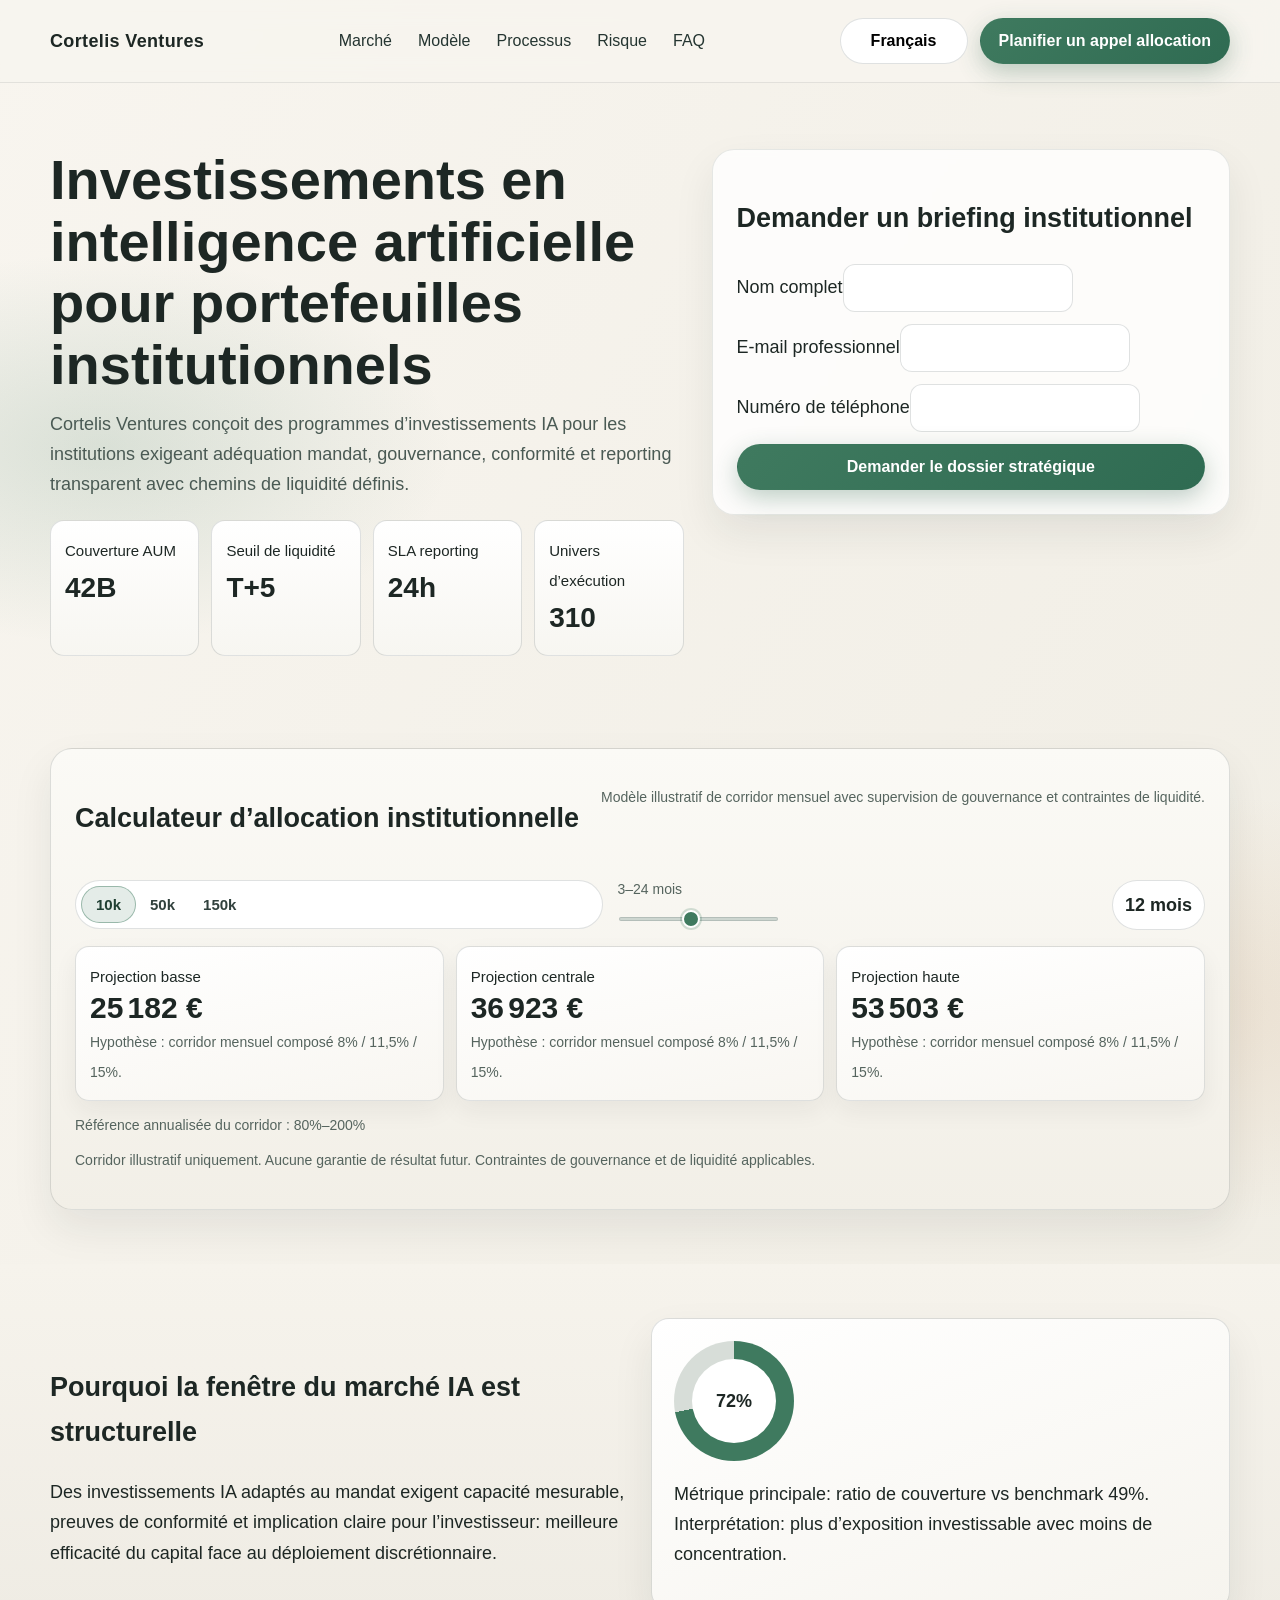
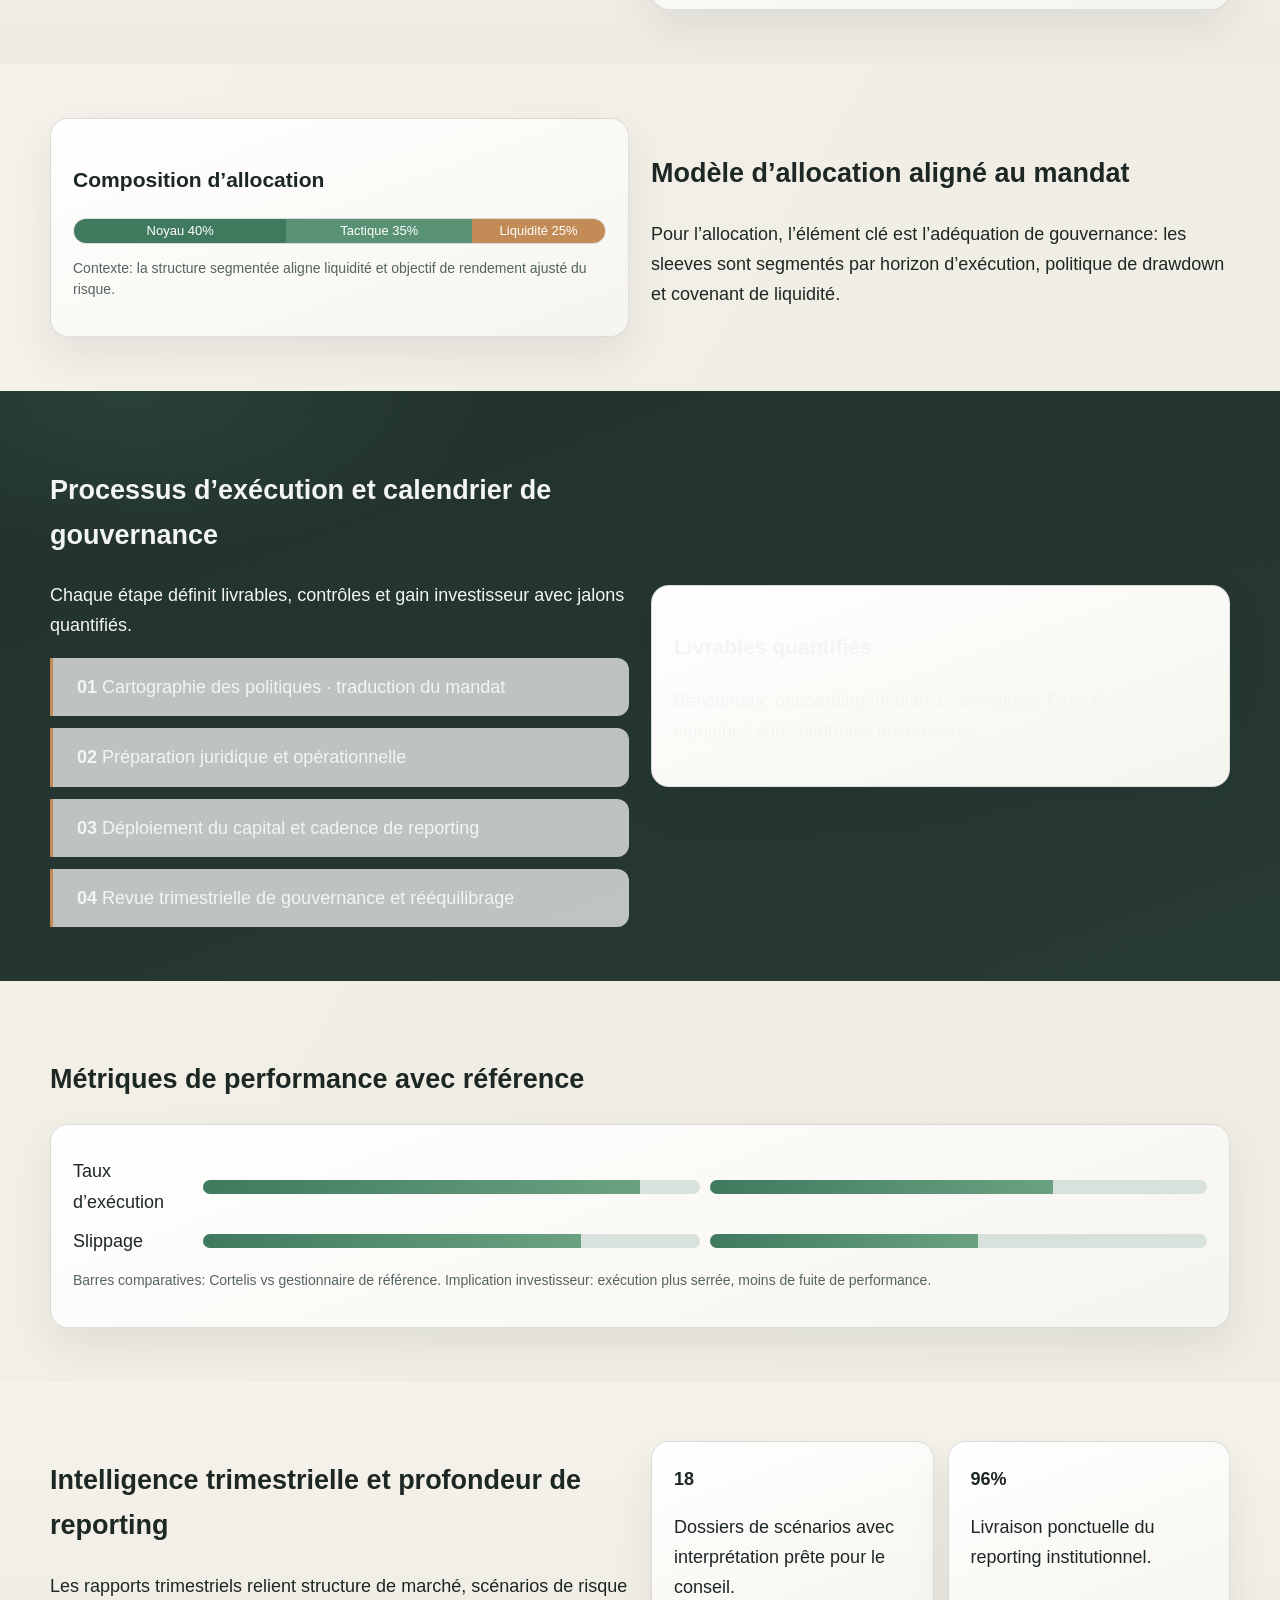
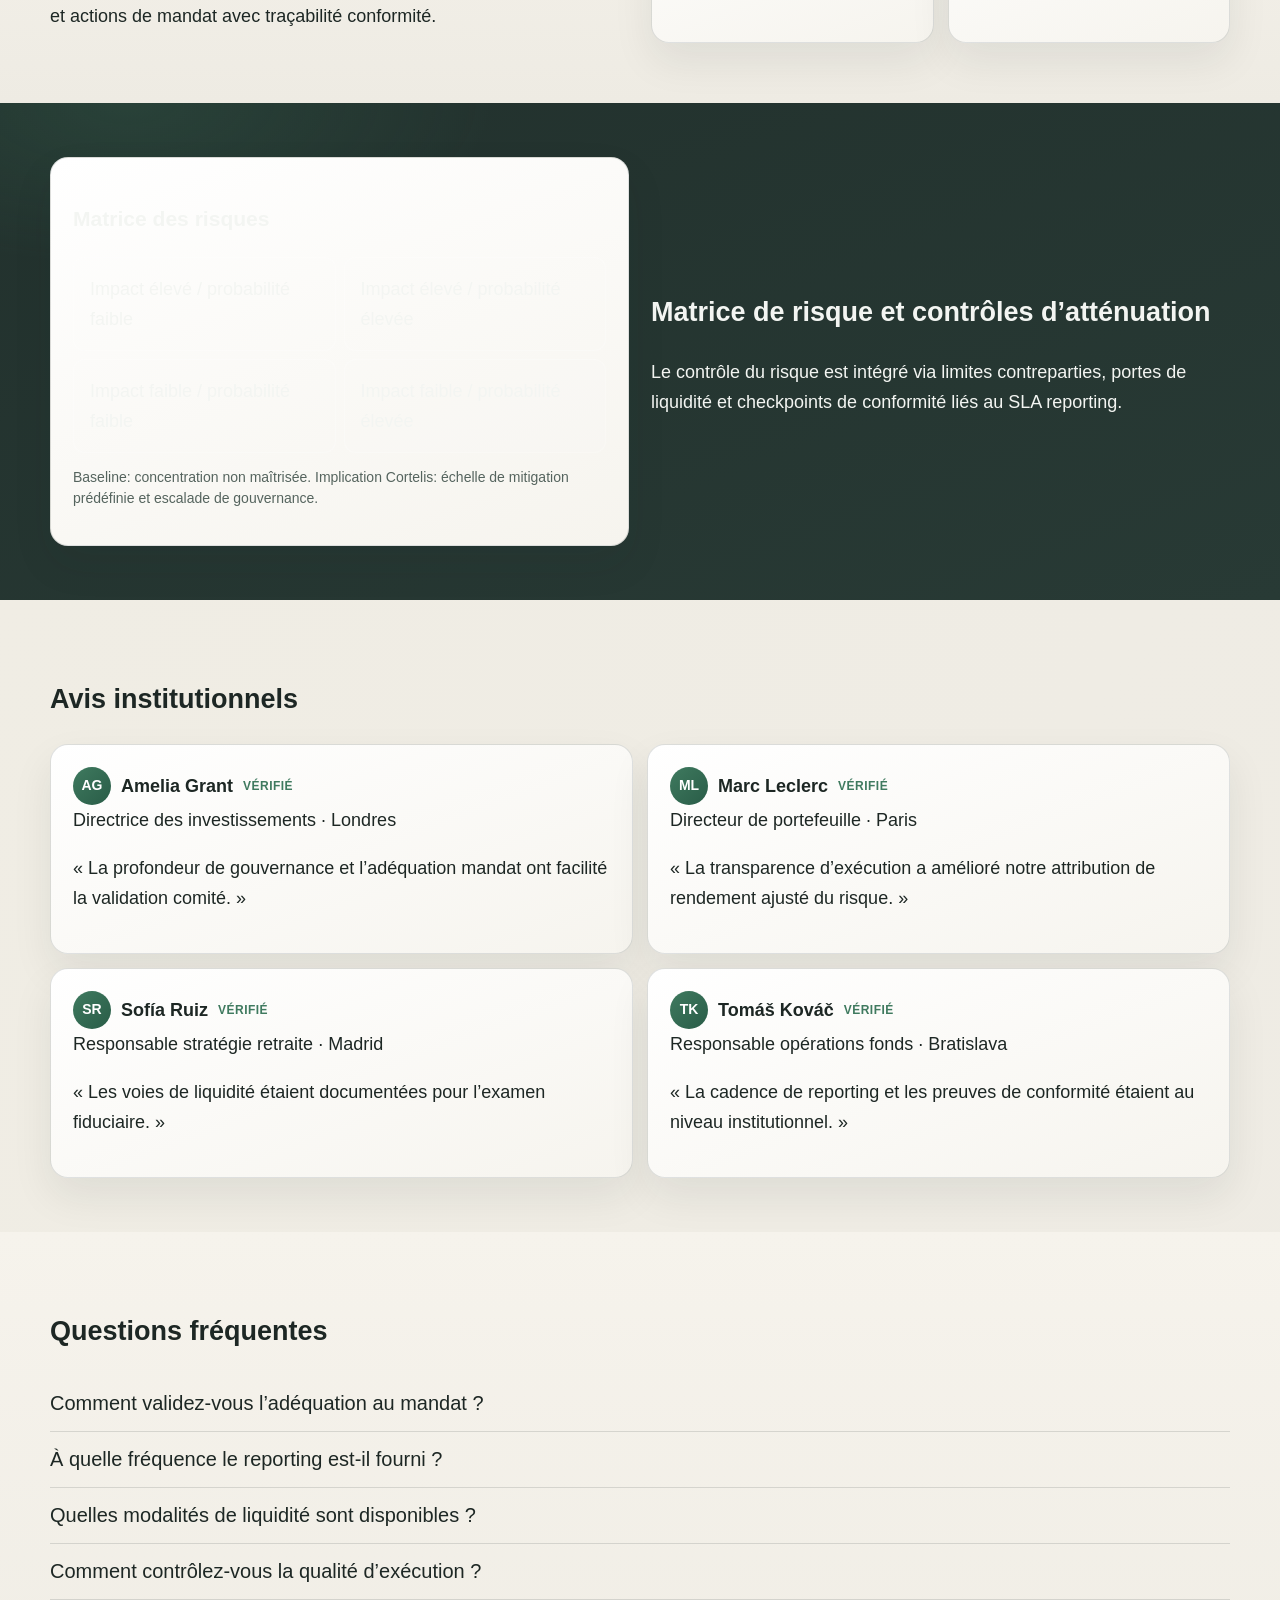
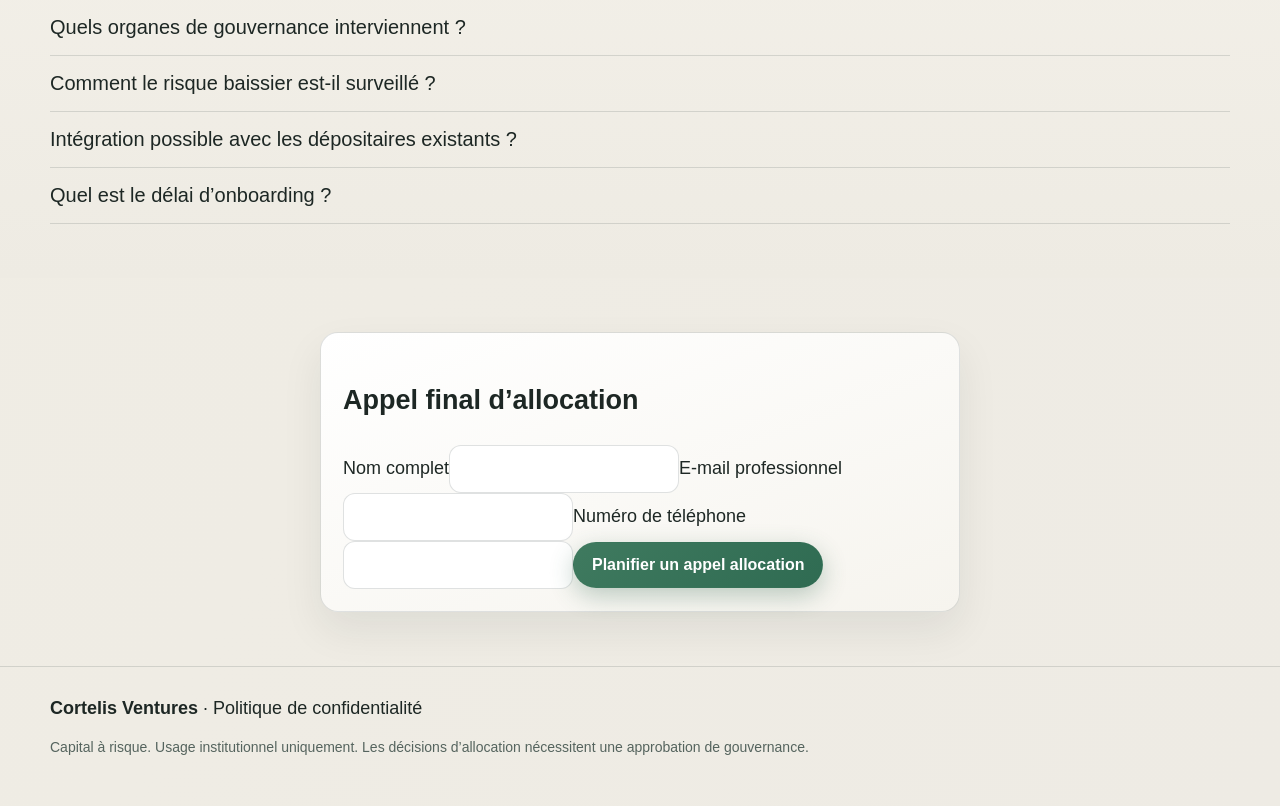
<file: fr/index.html>
<!doctype html>
<html lang="fr">
<head>
<meta charset="utf-8" />
<meta name="viewport" content="width=device-width, initial-scale=1" />
<title>Cortelis Ventures France | Investissements IA</title>
<meta name="description" content="Plateforme institutionnelle d'investissement IA orientée gouvernance, liquidité et rendement ajusté du risque." />
<link rel="canonical" href="https://cortelisventures.com/fr/index.html" />
<link rel="alternate" hreflang="en" href="https://cortelisventures.com/index.html" />
<link rel="alternate" hreflang="de" href="https://cortelisventures.com/de/index.html" />
<link rel="alternate" hreflang="fr" href="https://cortelisventures.com/fr/index.html" />
<link rel="alternate" hreflang="es" href="https://cortelisventures.com/es/index.html" />
<link rel="alternate" hreflang="it" href="https://cortelisventures.com/it/index.html" />
<link rel="alternate" hreflang="tr" href="https://cortelisventures.com/tr/index.html" />
<link rel="alternate" hreflang="pt" href="https://cortelisventures.com/pt/index.html" />
<link rel="alternate" hreflang="ja" href="https://cortelisventures.com/jp/index.html" />
<link rel="alternate" hreflang="sk" href="https://cortelisventures.com/sk/index.html" />
<link rel="alternate" hreflang="nl-BE" href="https://cortelisventures.com/be/index.html" />
<meta property="og:title" content="Cortelis Ventures France | Investissements IA" /><meta property="og:description" content="Plateforme institutionnelle d'investissement IA orientée gouvernance, liquidité et rendement ajusté du risque." /><meta property="og:type" content="website" />
<meta property="og:url" content="https://cortelisventures.com/fr/index.html" />
<meta name="twitter:card" content="summary_large_image" /><meta name="twitter:title" content="Cortelis Ventures France | Investissements IA" /><meta name="twitter:description" content="Plateforme institutionnelle d'investissement IA orientée gouvernance, liquidité et rendement ajusté du risque." />
<link rel="stylesheet" href="../assets/style.css" />
<script defer src="../assets/app.js"></script>
<script type="application/ld+json">{"@context":"https://schema.org","@graph":[{"@type":"Organization","name":"Cortelis Ventures","url":"https://cortelisventures.com"},{"@type":"WebSite","name":"Cortelis Ventures","url":"https://cortelisventures.com"},{"@type":"FAQPage","mainEntity":[{"@type":"Question","name":"Comment validez-vous l’adéquation au mandat ?","acceptedAnswer":{"@type":"Answer","text":"Nous cartographions budget de liquidité, corridor de rendement, tolérance au drawdown et politique de conformité avant toute proposition."}}]},{"@type":"Review","author":{"@type":"Person","name":"Amelia Grant"},"reviewBody":"Governance discipline and execution reporting were institutional in quality.","reviewRating":{"@type":"Rating","ratingValue":"5"}}]}</script>
</head>
<body data-locale="fr-FR" data-currency="EUR">
<header class="site-header"><div class="container header-inner"><div class="brand">Cortelis Ventures</div><nav class="main-nav"><a href="#market">Marché</a><a href="#model">Modèle</a><a href="#process">Processus</a><a href="#risk">Risque</a><a href="#faq">FAQ</a></nav><div class="header-right"><div class="lang-wrap"><button class="lang-toggle" aria-label="Français">Français</button><div class="lang-menu">
<a href="../index.html"><span class="flag"><svg viewBox="0 0 24 24"><rect width="24" height="24" fill="#012169"/><path d="M0 0l24 24M24 0L0 24" stroke="#fff" stroke-width="4"/><path d="M0 0l24 24M24 0L0 24" stroke="#C8102E" stroke-width="2"/><path d="M12 0v24M0 12h24" stroke="#fff" stroke-width="6"/><path d="M12 0v24M0 12h24" stroke="#C8102E" stroke-width="3"/></svg></span>English</a>
<a href="../de/index.html"><span class="flag"><svg viewBox="0 0 3 2"><rect width="3" height="2" fill="#dd0000"/><rect width="3" height="1.333" y="0" fill="#000"/><rect width="3" height=".666" y="1.333" fill="#ffce00"/></svg></span>Deutsch</a>
<a href="../fr/index.html"><span class="flag"><svg viewBox="0 0 3 2"><rect width="1" height="2" fill="#0055a4"/><rect x="1" width="1" height="2" fill="#fff"/><rect x="2" width="1" height="2" fill="#ef4135"/></svg></span>Français</a>
<a href="../es/index.html"><span class="flag"><svg viewBox="0 0 3 2"><rect width="3" height="2" fill="#aa151b"/><rect y=".5" width="3" height="1" fill="#f1bf00"/></svg></span>Español</a>
<a href="../it/index.html"><span class="flag"><svg viewBox="0 0 3 2"><rect width="1" height="2" fill="#009246"/><rect x="1" width="1" height="2" fill="#fff"/><rect x="2" width="1" height="2" fill="#ce2b37"/></svg></span>Italiano</a>
<a href="../tr/index.html"><span class="flag"><svg viewBox="0 0 24 24"><rect width="24" height="24" fill="#e30a17"/><circle cx="10" cy="12" r="6" fill="#fff"/><circle cx="12" cy="12" r="5" fill="#e30a17"/></svg></span>Türkçe</a>
<a href="../pt/index.html"><span class="flag"><svg viewBox="0 0 3 2"><rect width="1.2" height="2" fill="#006600"/><rect x="1.2" width="1.8" height="2" fill="#ff0000"/></svg></span>Português</a>
<a href="../jp/index.html"><span class="flag"><svg viewBox="0 0 3 2"><rect width="3" height="2" fill="#fff"/><circle cx="1.5" cy="1" r=".5" fill="#bc002d"/></svg></span>日本語</a>
<a href="../sk/index.html"><span class="flag"><svg viewBox="0 0 3 2"><rect width="3" height="2" fill="#ee1c25"/><rect width="3" height="1.333" fill="#0b4ea2"/><rect width="3" height=".666" fill="#fff"/></svg></span>Slovenčina</a>
<a href="../be/index.html"><span class="flag"><svg viewBox="0 0 3 2"><rect width="1" height="2" fill="#000"/><rect x="1" width="1" height="2" fill="#ffd90c"/><rect x="2" width="1" height="2" fill="#ef3340"/></svg></span>Nederlands</a>
</div></div><a href="#final-cta" class="btn btn-primary">Planifier un appel allocation</a><button id="burger" class="burger" aria-label="Menu">☰</button></div></div></header>
<div class="overlay" id="overlay"></div>
<aside id="drawer" class="drawer" aria-label="mobile"><button class="drawer-close" id="drawerClose" aria-label="Fermer">✕</button><nav><a href="#market">Marché</a><a href="#model">Modèle</a><a href="#process">Processus</a><a href="#risk">Risque</a><a href="#faq">FAQ</a></nav><div class="lang-wrap"><button class="lang-toggle">Français</button><div class="lang-menu">
<a href="../index.html"><span class="flag"><svg viewBox="0 0 24 24"><rect width="24" height="24" fill="#012169"/><path d="M0 0l24 24M24 0L0 24" stroke="#fff" stroke-width="4"/><path d="M0 0l24 24M24 0L0 24" stroke="#C8102E" stroke-width="2"/><path d="M12 0v24M0 12h24" stroke="#fff" stroke-width="6"/><path d="M12 0v24M0 12h24" stroke="#C8102E" stroke-width="3"/></svg></span>English</a>
<a href="../de/index.html"><span class="flag"><svg viewBox="0 0 3 2"><rect width="3" height="2" fill="#dd0000"/><rect width="3" height="1.333" y="0" fill="#000"/><rect width="3" height=".666" y="1.333" fill="#ffce00"/></svg></span>Deutsch</a>
<a href="../fr/index.html"><span class="flag"><svg viewBox="0 0 3 2"><rect width="1" height="2" fill="#0055a4"/><rect x="1" width="1" height="2" fill="#fff"/><rect x="2" width="1" height="2" fill="#ef4135"/></svg></span>Français</a>
<a href="../es/index.html"><span class="flag"><svg viewBox="0 0 3 2"><rect width="3" height="2" fill="#aa151b"/><rect y=".5" width="3" height="1" fill="#f1bf00"/></svg></span>Español</a>
<a href="../it/index.html"><span class="flag"><svg viewBox="0 0 3 2"><rect width="1" height="2" fill="#009246"/><rect x="1" width="1" height="2" fill="#fff"/><rect x="2" width="1" height="2" fill="#ce2b37"/></svg></span>Italiano</a>
<a href="../tr/index.html"><span class="flag"><svg viewBox="0 0 24 24"><rect width="24" height="24" fill="#e30a17"/><circle cx="10" cy="12" r="6" fill="#fff"/><circle cx="12" cy="12" r="5" fill="#e30a17"/></svg></span>Türkçe</a>
<a href="../pt/index.html"><span class="flag"><svg viewBox="0 0 3 2"><rect width="1.2" height="2" fill="#006600"/><rect x="1.2" width="1.8" height="2" fill="#ff0000"/></svg></span>Português</a>
<a href="../jp/index.html"><span class="flag"><svg viewBox="0 0 3 2"><rect width="3" height="2" fill="#fff"/><circle cx="1.5" cy="1" r=".5" fill="#bc002d"/></svg></span>日本語</a>
<a href="../sk/index.html"><span class="flag"><svg viewBox="0 0 3 2"><rect width="3" height="2" fill="#ee1c25"/><rect width="3" height="1.333" fill="#0b4ea2"/><rect width="3" height=".666" fill="#fff"/></svg></span>Slovenčina</a>
<a href="../be/index.html"><span class="flag"><svg viewBox="0 0 3 2"><rect width="1" height="2" fill="#000"/><rect x="1" width="1" height="2" fill="#ffd90c"/><rect x="2" width="1" height="2" fill="#ef3340"/></svg></span>Nederlands</a>
</div></div><a href="#final-cta" class="btn btn-primary">Planifier un appel allocation</a></aside>
<main>
<section class="hero"><div class="container hero-grid"><div><h1>Investissements en intelligence artificielle pour portefeuilles institutionnels</h1><p>Cortelis Ventures conçoit des programmes d’investissements IA pour les institutions exigeant adéquation mandat, gouvernance, conformité et reporting transparent avec chemins de liquidité définis.</p><div class="kpi-strip"><div class="kpi-item"><small>Couverture AUM</small><strong>42B</strong></div><div class="kpi-item"><small>Seuil de liquidité</small><strong>T+5</strong></div><div class="kpi-item"><small>SLA reporting</small><strong>24h</strong></div><div class="kpi-item"><small>Univers d’exécution</small><strong>310</strong></div></div></div><div class="panel glass form-card"><h2>Demander un briefing institutionnel</h2><form><label>Nom complet<input aria-label="Nom complet" required></label><label>E-mail professionnel<input type="email" aria-label="E-mail professionnel" required></label><label>Numéro de téléphone<input aria-label="Numéro de téléphone" required></label><button class="btn btn-primary" type="submit">Demander le dossier stratégique</button></form></div></div></section>
<section><div class="container"><div class="calculator"><div class="calc-head"><h2>Calculateur d’allocation institutionnelle</h2><p class="micro">Modèle illustratif de corridor mensuel avec supervision de gouvernance et contraintes de liquidité.</p></div><div class="calc-inputs"><div class="segmented"><button class="active" data-amount="10000">10k</button><button data-amount="50000">50k</button><button data-amount="150000">150k</button></div><div><div class="micro">3–24 mois</div><input id="monthsRange" type="range" min="3" max="24" value="12" /></div><div id="monthsValue" class="calc-pill" data-label="{m} mois">12</div></div><div class="calc-results"><div class="calc-card"><small>Projection basse</small><strong id="lowValue"></strong><span class="micro">Hypothèse : corridor mensuel composé 8% / 11,5% / 15%.</span></div><div class="calc-card"><small>Projection centrale</small><strong id="baseValue"></strong><span class="micro">Hypothèse : corridor mensuel composé 8% / 11,5% / 15%.</span></div><div class="calc-card"><small>Projection haute</small><strong id="highValue"></strong><span class="micro">Hypothèse : corridor mensuel composé 8% / 11,5% / 15%.</span></div></div><p class="micro">Référence annualisée du corridor : 80%–200%</p><p class="micro">Corridor illustratif uniquement. Aucune garantie de résultat futur. Contraintes de gouvernance et de liquidité applicables.</p></div></div></section>
<section id="market" class="section-alt"><div class="container split"><div><h2>Pourquoi la fenêtre du marché IA est structurelle</h2><p>Des investissements IA adaptés au mandat exigent capacité mesurable, preuves de conformité et implication claire pour l’investisseur: meilleure efficacité du capital face au déploiement discrétionnaire.</p></div><div class="panel card"><div class="ring"><span>72%</span></div><p>Métrique principale: ratio de couverture vs benchmark 49%. Interprétation: plus d’exposition investissable avec moins de concentration.</p></div></div></section>
<section id="model"><div class="container split"><div class="panel card"><h3>Composition d’allocation</h3><div class="alloc-bar"><span style="width:40%;background:#3f7a5f">Noyau 40%</span><span style="width:35%;background:#5a9276">Tactique 35%</span><span style="width:25%;background:#c38b55">Liquidité 25%</span></div><p class="micro">Contexte: la structure segmentée aligne liquidité et objectif de rendement ajusté du risque.</p></div><div><h2>Modèle d’allocation aligné au mandat</h2><p>Pour l’allocation, l’élément clé est l’adéquation de gouvernance: les sleeves sont segmentés par horizon d’exécution, politique de drawdown et covenant de liquidité.</p></div></div></section>
<section id="process" class="section-dark"><div class="container split"><div><h2>Processus d’exécution et calendrier de gouvernance</h2><p>Chaque étape définit livrables, contrôles et gain investisseur avec jalons quantifiés.</p><div class="timeline"><div class="timeline-item"><strong>01</strong> Cartographie des politiques · traduction du mandat</div><div class="timeline-item"><strong>02</strong> Préparation juridique et opérationnelle</div><div class="timeline-item"><strong>03</strong> Déploiement du capital et cadence de reporting</div><div class="timeline-item"><strong>04</strong> Revue trimestrielle de gouvernance et rééquilibrage</div></div></div><div class="panel card"><h3>Livrables quantifiés</h3><p>Benchmark: onboarding médian 11 semaines. Cible Cortelis: 6–8 semaines sous contrôles documentés.</p></div></div></section>
<section><div class="container"><h2>Métriques de performance avec référence</h2><div class="comp-bars panel card"><div class="row"><span>Taux d’exécution</span><div class="bar"><i style="width:88%"></i></div><div class="bar"><i style="width:69%"></i></div></div><div class="row"><span>Slippage</span><div class="bar"><i style="width:76%"></i></div><div class="bar"><i style="width:54%"></i></div></div><p class="micro">Barres comparatives: Cortelis vs gestionnaire de référence. Implication investisseur: exécution plus serrée, moins de fuite de performance.</p></div></div></section>
<section class="section-alt"><div class="container split"><div><h2>Intelligence trimestrielle et profondeur de reporting</h2><p>Les rapports trimestriels relient structure de marché, scénarios de risque et actions de mandat avec traçabilité conformité.</p></div><div class="visual-grid"><div class="card"><strong>18</strong><p>Dossiers de scénarios avec interprétation prête pour le conseil.</p></div><div class="card"><strong>96%</strong><p>Livraison ponctuelle du reporting institutionnel.</p></div></div></div></section>
<section id="risk" class="section-dark"><div class="container split"><div class="panel card"><h3>Matrice des risques</h3><div class="matrix"><div>Impact élevé / probabilité faible</div><div>Impact élevé / probabilité élevée</div><div>Impact faible / probabilité faible</div><div>Impact faible / probabilité élevée</div></div><p class="micro">Baseline: concentration non maîtrisée. Implication Cortelis: échelle de mitigation prédéfinie et escalade de gouvernance.</p></div><div><h2>Matrice de risque et contrôles d’atténuation</h2><p>Le contrôle du risque est intégré via limites contreparties, portes de liquidité et checkpoints de conformité liés au SLA reporting.</p></div></div></section>
<section><div class="container"><h2>Avis institutionnels</h2><div class="reviews"><article class="card review"><div class="top"><div class="avatar">AG</div><strong>Amelia Grant</strong><span class="verified">VÉRIFIÉ</span></div><div>Directrice des investissements · Londres</div><p>« La profondeur de gouvernance et l’adéquation mandat ont facilité la validation comité. »</p></article><article class="card review"><div class="top"><div class="avatar">ML</div><strong>Marc Leclerc</strong><span class="verified">VÉRIFIÉ</span></div><div>Directeur de portefeuille · Paris</div><p>« La transparence d’exécution a amélioré notre attribution de rendement ajusté du risque. »</p></article><article class="card review"><div class="top"><div class="avatar">SR</div><strong>Sofía Ruiz</strong><span class="verified">VÉRIFIÉ</span></div><div>Responsable stratégie retraite · Madrid</div><p>« Les voies de liquidité étaient documentées pour l’examen fiduciaire. »</p></article><article class="card review"><div class="top"><div class="avatar">TK</div><strong>Tomáš Kováč</strong><span class="verified">VÉRIFIÉ</span></div><div>Responsable opérations fonds · Bratislava</div><p>« La cadence de reporting et les preuves de conformité étaient au niveau institutionnel. »</p></article></div></div></section>
<section id="faq" class="section-alt"><div class="container"><h2>Questions fréquentes</h2><div class="faq-item"><button class="faq-q" aria-expanded="false">Comment validez-vous l’adéquation au mandat ?</button><div class="faq-a"><p>Nous cartographions budget de liquidité, corridor de rendement, tolérance au drawdown et politique de conformité avant toute proposition.</p></div></div>
<div class="faq-item"><button class="faq-q" aria-expanded="false">À quelle fréquence le reporting est-il fourni ?</button><div class="faq-a"><p>Les packs institutionnels sont mensuels avec analyses d’attribution trimestrielles.</p></div></div>
<div class="faq-item"><button class="faq-q" aria-expanded="false">Quelles modalités de liquidité sont disponibles ?</button><div class="faq-a"><p>Les programmes incluent des paliers de liquidité avec préavis documentés.</p></div></div>
<div class="faq-item"><button class="faq-q" aria-expanded="false">Comment contrôlez-vous la qualité d’exécution ?</button><div class="faq-a"><p>Les ordres passent par des places approuvées avec contrôle de slippage, fill-rate et concentration.</p></div></div>
<div class="faq-item"><button class="faq-q" aria-expanded="false">Quels organes de gouvernance interviennent ?</button><div class="faq-a"><p>Comité d’investissement, comité risque et conformité valident selon la cadence prévue.</p></div></div>
<div class="faq-item"><button class="faq-q" aria-expanded="false">Comment le risque baissier est-il surveillé ?</button><div class="faq-a"><p>Grilles de stress quotidiennes, déclencheurs de scénario et limites de contrepartie sont suivis en continu.</p></div></div>
<div class="faq-item"><button class="faq-q" aria-expanded="false">Intégration possible avec les dépositaires existants ?</button><div class="faq-a"><p>Oui, l’architecture supporte les principaux dépositaires et administrateurs externes.</p></div></div>
<div class="faq-item"><button class="faq-q" aria-expanded="false">Quel est le délai d’onboarding ?</button><div class="faq-a"><p>L’onboarding prend généralement six à huit semaines.</p></div></div></div></section>
<section id="final-cta" class="final-cta"><div class="container"><div class="card"><h2>Appel final d’allocation</h2><form><label>Nom complet<input aria-label="Nom complet" required></label><label>E-mail professionnel<input type="email" aria-label="E-mail professionnel" required></label><label>Numéro de téléphone<input aria-label="Numéro de téléphone" required></label><button class="btn btn-primary" type="submit">Planifier un appel allocation</button></form></div></div></section>
</main>
<footer><div class="container"><strong>Cortelis Ventures</strong> · <a href="#" data-open-privacy>Politique de confidentialité</a><p class="micro">Capital à risque. Usage institutionnel uniquement. Les décisions d’allocation nécessitent une approbation de gouvernance.</p></div></footer>
<div class="modal-wrap" id="privacyModal"><div class="modal panel"><div class="modal-header"><h3>Politique de confidentialité</h3><button class="icon-btn" data-close-privacy aria-label="Fermer">✕</button></div><div class="modal-content"><p>Introduction: cette politique décrit la gestion institutionnelle des données et les garde-fous opérationnels.</p><p>Collecte des données: métadonnées de contact, communication, onboarding et reporting.</p><p>Base légale: nécessité contractuelle, obligation réglementaire et intérêt légitime.</p><p>Cookies: des cookies fonctionnels et analytiques peuvent être utilisés pour la fiabilité du service.</p><p>Conservation: les données sont conservées selon les calendriers réglementaires et contractuels.</p><p>Partage tiers: limité aux dépositaires, administrateurs et prestataires conformes.</p><p>Sécurité: chiffrement, contrôle d’accès, réponse incident et journalisation d’audit.</p><p>Droits utilisateurs: accès, rectification, suppression et portabilité selon la loi.</p><p>Transferts internationaux: traitement transfrontalier avec garanties contractuelles.</p><p>Divulgation des risques sectoriels: les risques de marché, de liquidité et de contrepartie peuvent affecter les résultats.</p><p>Contact: compliance@cortelisventures.com</p></div><div class="modal-footer"><button class="btn" data-close-privacy>Fermer</button></div></div></div>
</body>
</html>
</file>
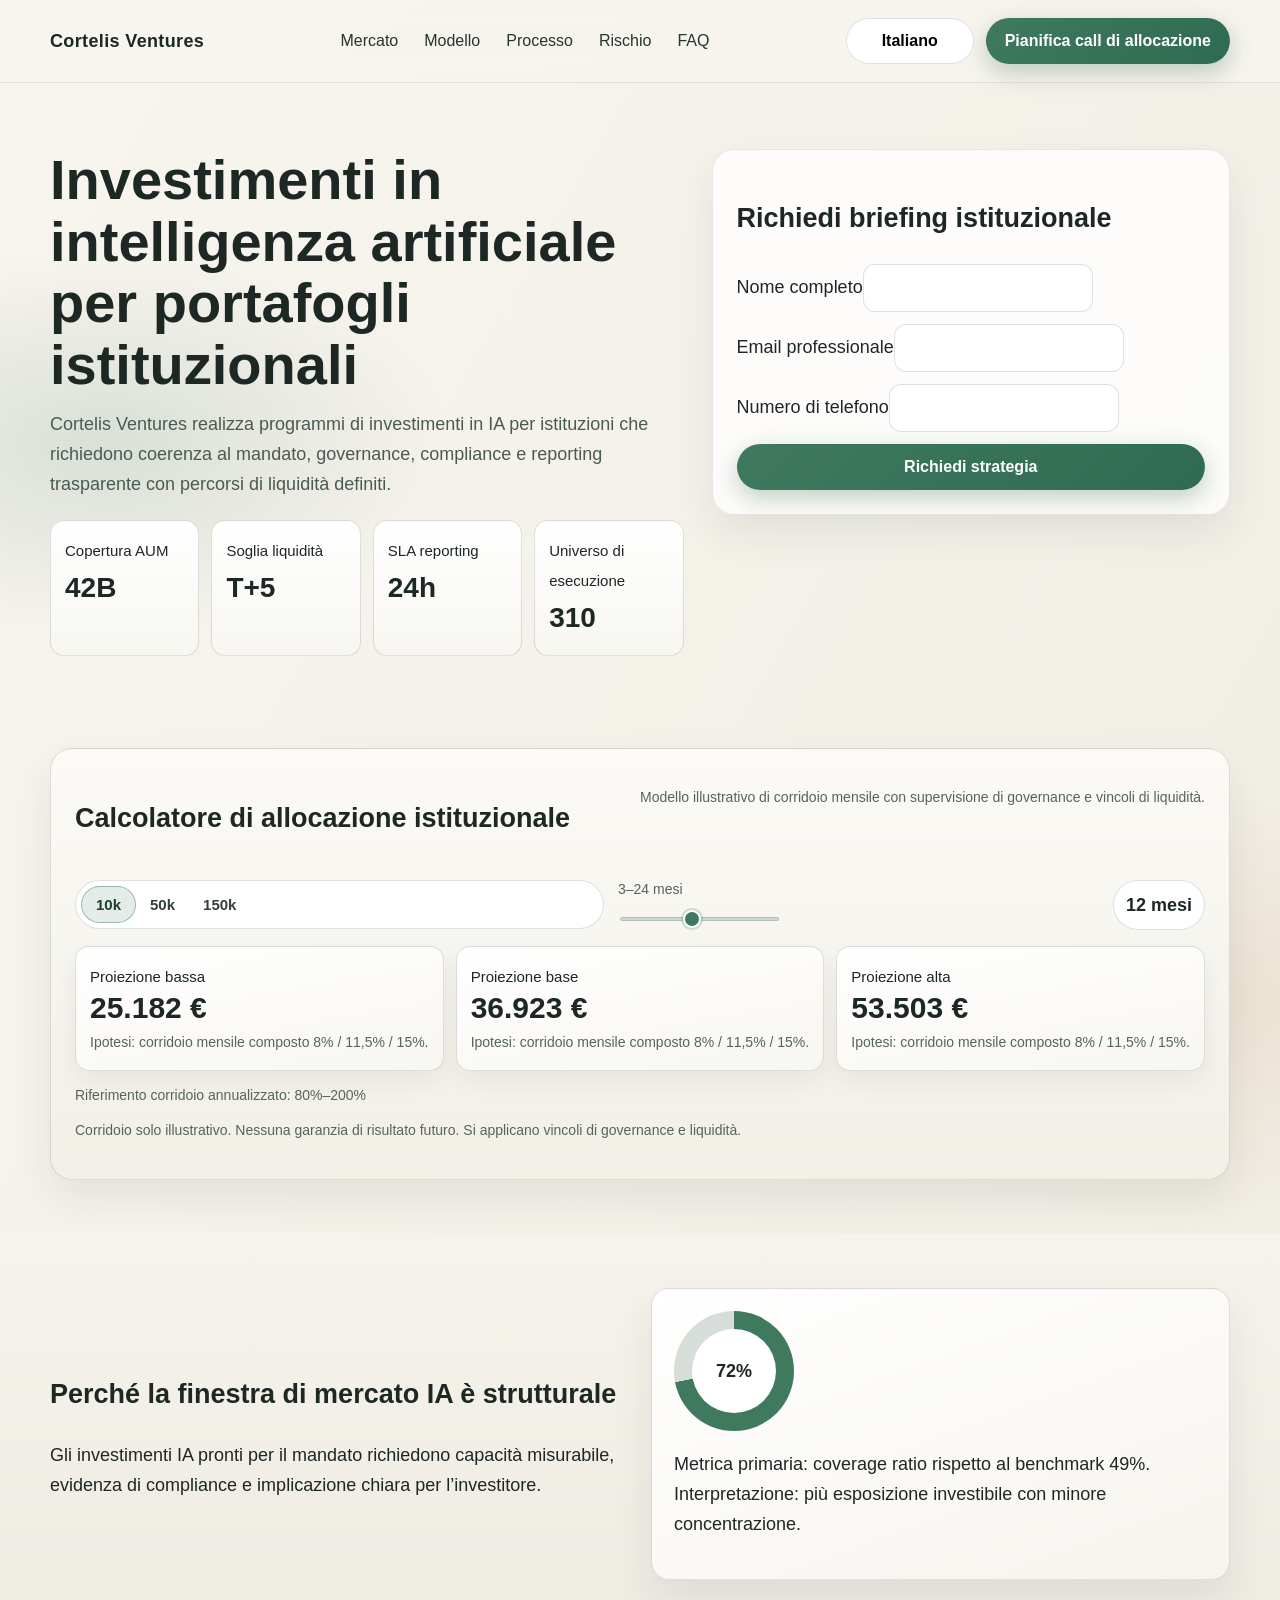
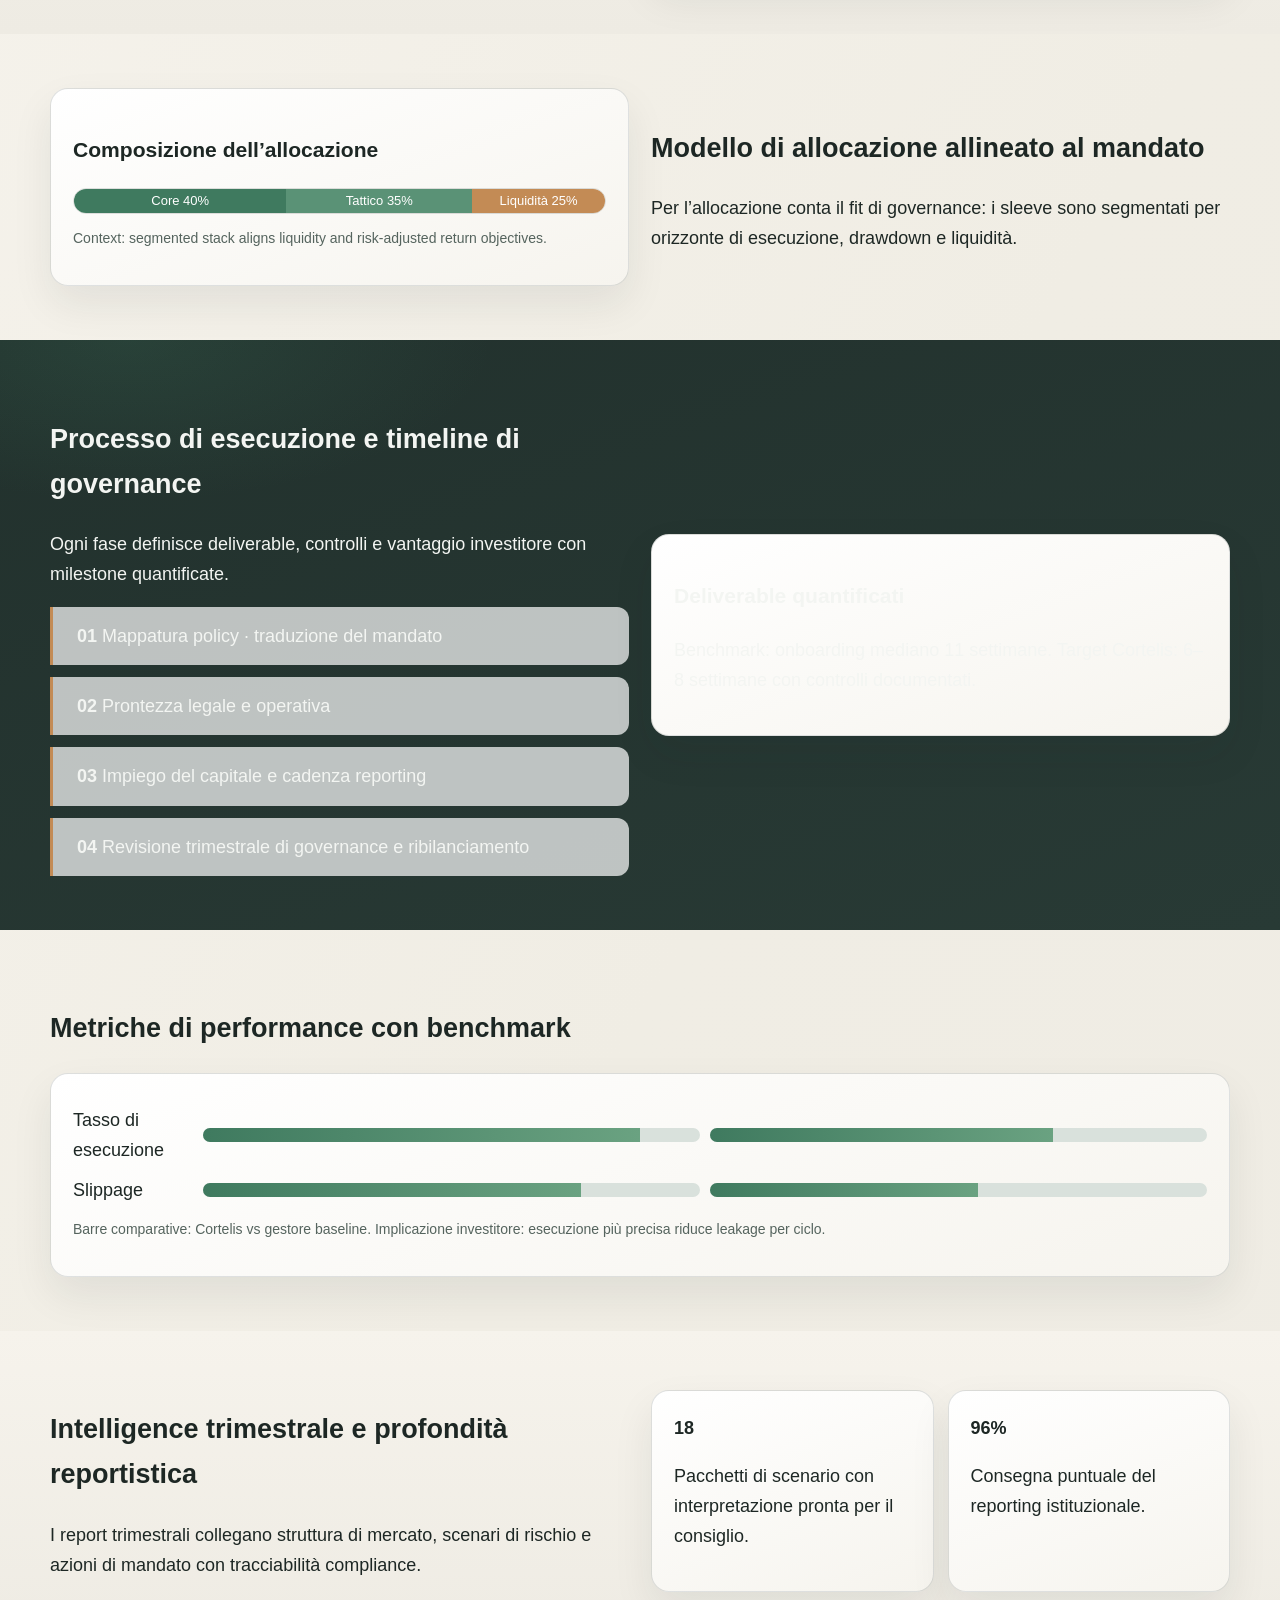
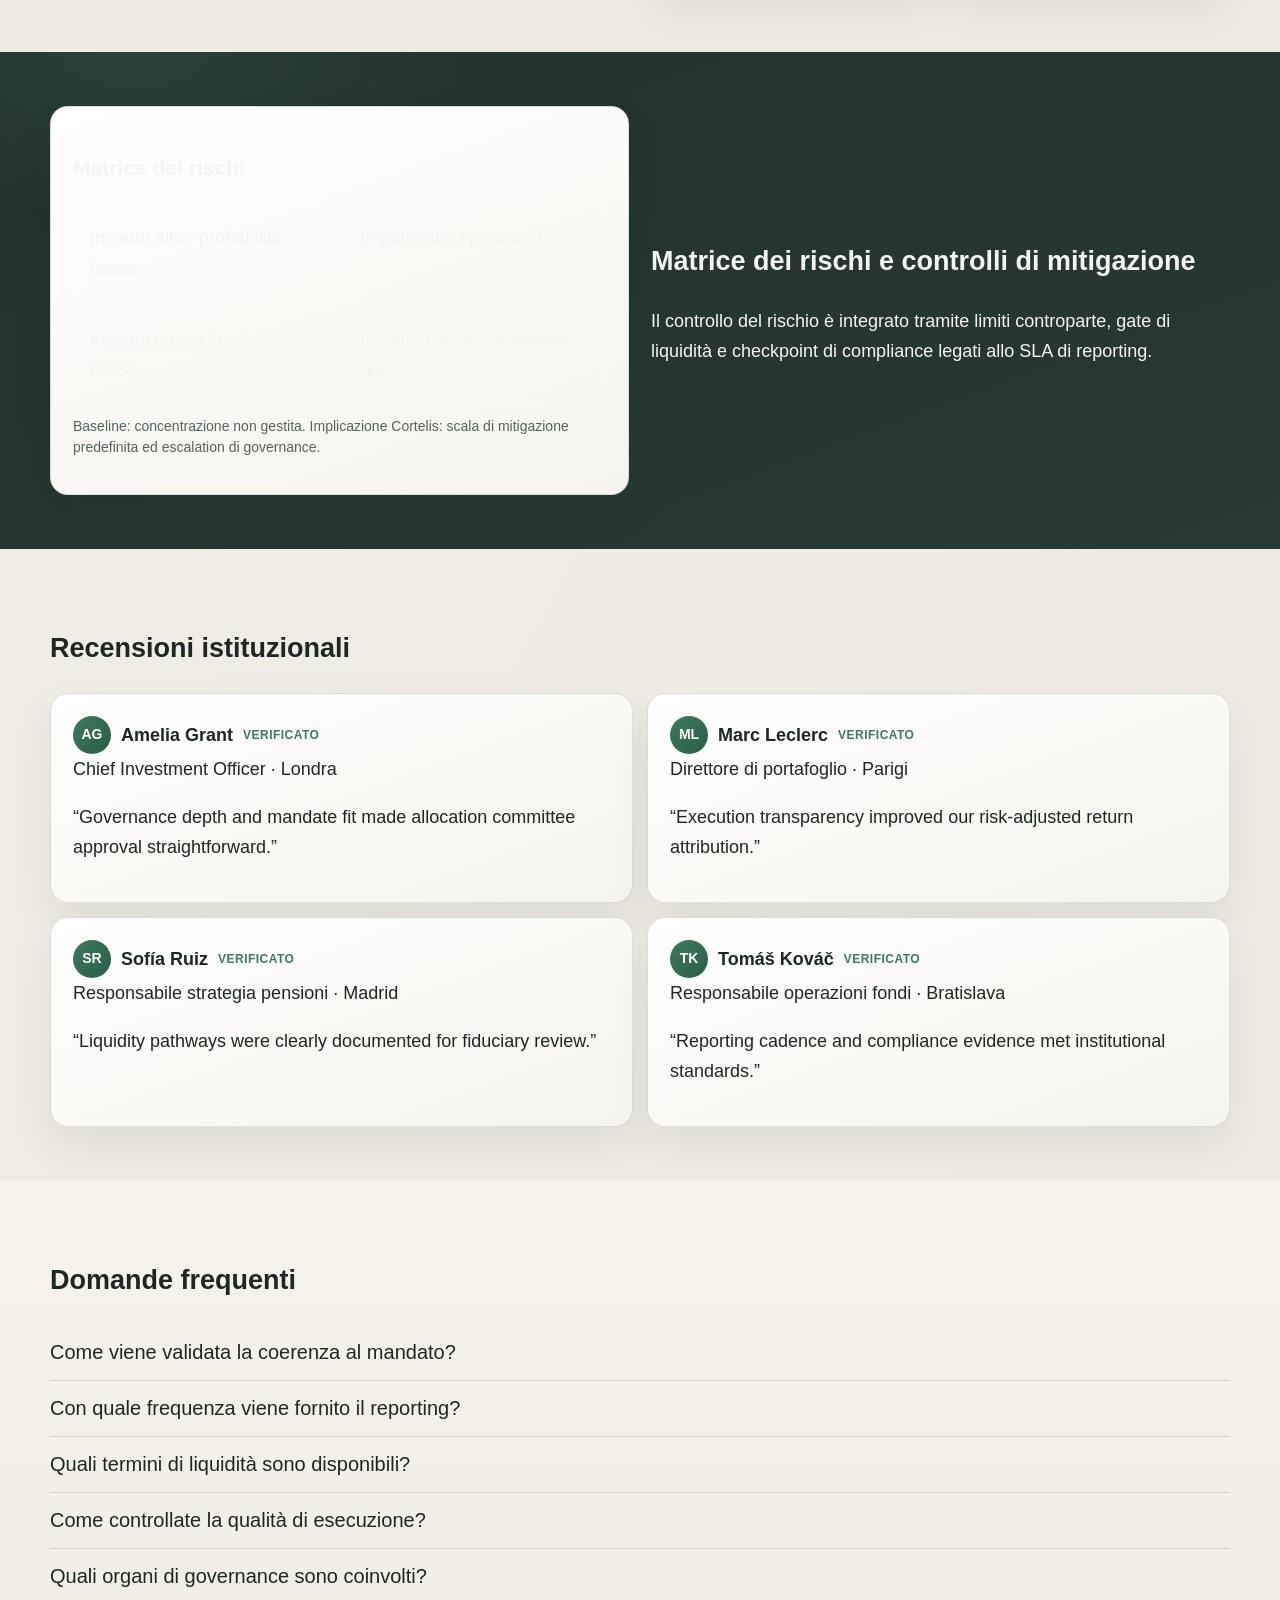
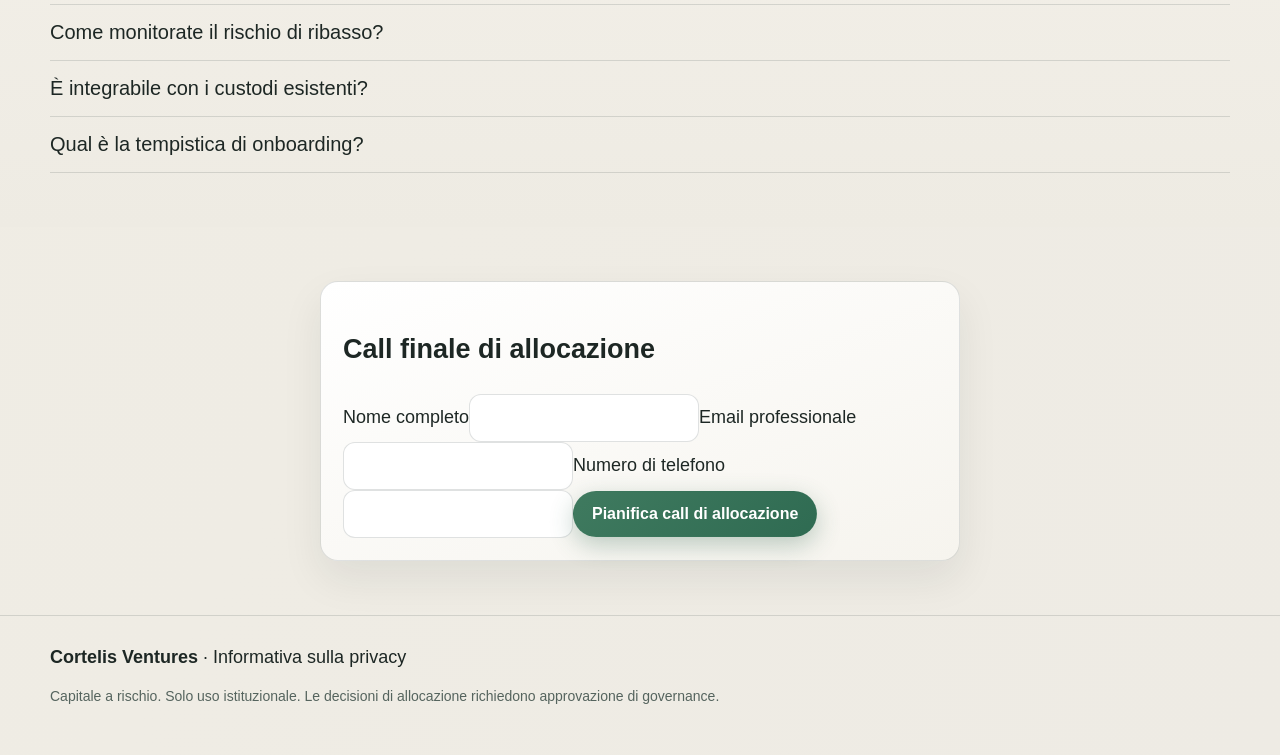
<file: it/index.html>
<!doctype html>
<html lang="it">
<head>
<meta charset="utf-8" />
<meta name="viewport" content="width=device-width, initial-scale=1" />
<title>Cortelis Ventures Italia | Investimenti IA</title>
<meta name="description" content="Piattaforma istituzionale per investimenti IA con governance, liquidità e rendimento corretto per il rischio." />
<link rel="canonical" href="https://cortelisventures.com/it/index.html" />
<link rel="alternate" hreflang="en" href="https://cortelisventures.com/index.html" />
<link rel="alternate" hreflang="de" href="https://cortelisventures.com/de/index.html" />
<link rel="alternate" hreflang="fr" href="https://cortelisventures.com/fr/index.html" />
<link rel="alternate" hreflang="es" href="https://cortelisventures.com/es/index.html" />
<link rel="alternate" hreflang="it" href="https://cortelisventures.com/it/index.html" />
<link rel="alternate" hreflang="tr" href="https://cortelisventures.com/tr/index.html" />
<link rel="alternate" hreflang="pt" href="https://cortelisventures.com/pt/index.html" />
<link rel="alternate" hreflang="ja" href="https://cortelisventures.com/jp/index.html" />
<link rel="alternate" hreflang="sk" href="https://cortelisventures.com/sk/index.html" />
<link rel="alternate" hreflang="nl-BE" href="https://cortelisventures.com/be/index.html" />
<meta property="og:title" content="Cortelis Ventures Italia | Investimenti IA" /><meta property="og:description" content="Piattaforma istituzionale per investimenti IA con governance, liquidità e rendimento corretto per il rischio." /><meta property="og:type" content="website" />
<meta property="og:url" content="https://cortelisventures.com/it/index.html" />
<meta name="twitter:card" content="summary_large_image" /><meta name="twitter:title" content="Cortelis Ventures Italia | Investimenti IA" /><meta name="twitter:description" content="Piattaforma istituzionale per investimenti IA con governance, liquidità e rendimento corretto per il rischio." />
<link rel="stylesheet" href="../assets/style.css" />
<script defer src="../assets/app.js"></script>
<script type="application/ld+json">{"@context":"https://schema.org","@graph":[{"@type":"Organization","name":"Cortelis Ventures","url":"https://cortelisventures.com"},{"@type":"WebSite","name":"Cortelis Ventures","url":"https://cortelisventures.com"},{"@type":"FAQPage","mainEntity":[{"@type":"Question","name":"Come viene validata la coerenza al mandato?","acceptedAnswer":{"@type":"Answer","text":"Mappiamo budget di liquidità, corridoio di rendimento, tolleranza al drawdown e policy di compliance prima di ogni proposta."}}]},{"@type":"Review","author":{"@type":"Person","name":"Amelia Grant"},"reviewBody":"Governance discipline and execution reporting were institutional in quality.","reviewRating":{"@type":"Rating","ratingValue":"5"}}]}</script>
</head>
<body data-locale="it-IT" data-currency="EUR">
<header class="site-header"><div class="container header-inner"><div class="brand">Cortelis Ventures</div><nav class="main-nav"><a href="#market">Mercato</a><a href="#model">Modello</a><a href="#process">Processo</a><a href="#risk">Rischio</a><a href="#faq">FAQ</a></nav><div class="header-right"><div class="lang-wrap"><button class="lang-toggle" aria-label="Italiano">Italiano</button><div class="lang-menu">
<a href="../index.html"><span class="flag"><svg viewBox="0 0 24 24"><rect width="24" height="24" fill="#012169"/><path d="M0 0l24 24M24 0L0 24" stroke="#fff" stroke-width="4"/><path d="M0 0l24 24M24 0L0 24" stroke="#C8102E" stroke-width="2"/><path d="M12 0v24M0 12h24" stroke="#fff" stroke-width="6"/><path d="M12 0v24M0 12h24" stroke="#C8102E" stroke-width="3"/></svg></span>English</a>
<a href="../de/index.html"><span class="flag"><svg viewBox="0 0 3 2"><rect width="3" height="2" fill="#dd0000"/><rect width="3" height="1.333" y="0" fill="#000"/><rect width="3" height=".666" y="1.333" fill="#ffce00"/></svg></span>Deutsch</a>
<a href="../fr/index.html"><span class="flag"><svg viewBox="0 0 3 2"><rect width="1" height="2" fill="#0055a4"/><rect x="1" width="1" height="2" fill="#fff"/><rect x="2" width="1" height="2" fill="#ef4135"/></svg></span>Français</a>
<a href="../es/index.html"><span class="flag"><svg viewBox="0 0 3 2"><rect width="3" height="2" fill="#aa151b"/><rect y=".5" width="3" height="1" fill="#f1bf00"/></svg></span>Español</a>
<a href="../it/index.html"><span class="flag"><svg viewBox="0 0 3 2"><rect width="1" height="2" fill="#009246"/><rect x="1" width="1" height="2" fill="#fff"/><rect x="2" width="1" height="2" fill="#ce2b37"/></svg></span>Italiano</a>
<a href="../tr/index.html"><span class="flag"><svg viewBox="0 0 24 24"><rect width="24" height="24" fill="#e30a17"/><circle cx="10" cy="12" r="6" fill="#fff"/><circle cx="12" cy="12" r="5" fill="#e30a17"/></svg></span>Türkçe</a>
<a href="../pt/index.html"><span class="flag"><svg viewBox="0 0 3 2"><rect width="1.2" height="2" fill="#006600"/><rect x="1.2" width="1.8" height="2" fill="#ff0000"/></svg></span>Português</a>
<a href="../jp/index.html"><span class="flag"><svg viewBox="0 0 3 2"><rect width="3" height="2" fill="#fff"/><circle cx="1.5" cy="1" r=".5" fill="#bc002d"/></svg></span>日本語</a>
<a href="../sk/index.html"><span class="flag"><svg viewBox="0 0 3 2"><rect width="3" height="2" fill="#ee1c25"/><rect width="3" height="1.333" fill="#0b4ea2"/><rect width="3" height=".666" fill="#fff"/></svg></span>Slovenčina</a>
<a href="../be/index.html"><span class="flag"><svg viewBox="0 0 3 2"><rect width="1" height="2" fill="#000"/><rect x="1" width="1" height="2" fill="#ffd90c"/><rect x="2" width="1" height="2" fill="#ef3340"/></svg></span>Nederlands</a>
</div></div><a href="#final-cta" class="btn btn-primary">Pianifica call di allocazione</a><button id="burger" class="burger" aria-label="Menu">☰</button></div></div></header>
<div class="overlay" id="overlay"></div>
<aside id="drawer" class="drawer" aria-label="mobile"><button class="drawer-close" id="drawerClose" aria-label="Chiudi">✕</button><nav><a href="#market">Mercato</a><a href="#model">Modello</a><a href="#process">Processo</a><a href="#risk">Rischio</a><a href="#faq">FAQ</a></nav><div class="lang-wrap"><button class="lang-toggle">Italiano</button><div class="lang-menu">
<a href="../index.html"><span class="flag"><svg viewBox="0 0 24 24"><rect width="24" height="24" fill="#012169"/><path d="M0 0l24 24M24 0L0 24" stroke="#fff" stroke-width="4"/><path d="M0 0l24 24M24 0L0 24" stroke="#C8102E" stroke-width="2"/><path d="M12 0v24M0 12h24" stroke="#fff" stroke-width="6"/><path d="M12 0v24M0 12h24" stroke="#C8102E" stroke-width="3"/></svg></span>English</a>
<a href="../de/index.html"><span class="flag"><svg viewBox="0 0 3 2"><rect width="3" height="2" fill="#dd0000"/><rect width="3" height="1.333" y="0" fill="#000"/><rect width="3" height=".666" y="1.333" fill="#ffce00"/></svg></span>Deutsch</a>
<a href="../fr/index.html"><span class="flag"><svg viewBox="0 0 3 2"><rect width="1" height="2" fill="#0055a4"/><rect x="1" width="1" height="2" fill="#fff"/><rect x="2" width="1" height="2" fill="#ef4135"/></svg></span>Français</a>
<a href="../es/index.html"><span class="flag"><svg viewBox="0 0 3 2"><rect width="3" height="2" fill="#aa151b"/><rect y=".5" width="3" height="1" fill="#f1bf00"/></svg></span>Español</a>
<a href="../it/index.html"><span class="flag"><svg viewBox="0 0 3 2"><rect width="1" height="2" fill="#009246"/><rect x="1" width="1" height="2" fill="#fff"/><rect x="2" width="1" height="2" fill="#ce2b37"/></svg></span>Italiano</a>
<a href="../tr/index.html"><span class="flag"><svg viewBox="0 0 24 24"><rect width="24" height="24" fill="#e30a17"/><circle cx="10" cy="12" r="6" fill="#fff"/><circle cx="12" cy="12" r="5" fill="#e30a17"/></svg></span>Türkçe</a>
<a href="../pt/index.html"><span class="flag"><svg viewBox="0 0 3 2"><rect width="1.2" height="2" fill="#006600"/><rect x="1.2" width="1.8" height="2" fill="#ff0000"/></svg></span>Português</a>
<a href="../jp/index.html"><span class="flag"><svg viewBox="0 0 3 2"><rect width="3" height="2" fill="#fff"/><circle cx="1.5" cy="1" r=".5" fill="#bc002d"/></svg></span>日本語</a>
<a href="../sk/index.html"><span class="flag"><svg viewBox="0 0 3 2"><rect width="3" height="2" fill="#ee1c25"/><rect width="3" height="1.333" fill="#0b4ea2"/><rect width="3" height=".666" fill="#fff"/></svg></span>Slovenčina</a>
<a href="../be/index.html"><span class="flag"><svg viewBox="0 0 3 2"><rect width="1" height="2" fill="#000"/><rect x="1" width="1" height="2" fill="#ffd90c"/><rect x="2" width="1" height="2" fill="#ef3340"/></svg></span>Nederlands</a>
</div></div><a href="#final-cta" class="btn btn-primary">Pianifica call di allocazione</a></aside>
<main>
<section class="hero"><div class="container hero-grid"><div><h1>Investimenti in intelligenza artificiale per portafogli istituzionali</h1><p>Cortelis Ventures realizza programmi di investimenti in IA per istituzioni che richiedono coerenza al mandato, governance, compliance e reporting trasparente con percorsi di liquidità definiti.</p><div class="kpi-strip"><div class="kpi-item"><small>Copertura AUM</small><strong>42B</strong></div><div class="kpi-item"><small>Soglia liquidità</small><strong>T+5</strong></div><div class="kpi-item"><small>SLA reporting</small><strong>24h</strong></div><div class="kpi-item"><small>Universo di esecuzione</small><strong>310</strong></div></div></div><div class="panel glass form-card"><h2>Richiedi briefing istituzionale</h2><form><label>Nome completo<input aria-label="Nome completo" required></label><label>Email professionale<input type="email" aria-label="Email professionale" required></label><label>Numero di telefono<input aria-label="Numero di telefono" required></label><button class="btn btn-primary" type="submit">Richiedi strategia</button></form></div></div></section>
<section><div class="container"><div class="calculator"><div class="calc-head"><h2>Calcolatore di allocazione istituzionale</h2><p class="micro">Modello illustrativo di corridoio mensile con supervisione di governance e vincoli di liquidità.</p></div><div class="calc-inputs"><div class="segmented"><button class="active" data-amount="10000">10k</button><button data-amount="50000">50k</button><button data-amount="150000">150k</button></div><div><div class="micro">3–24 mesi</div><input id="monthsRange" type="range" min="3" max="24" value="12" /></div><div id="monthsValue" class="calc-pill" data-label="{m} mesi">12</div></div><div class="calc-results"><div class="calc-card"><small>Proiezione bassa</small><strong id="lowValue"></strong><span class="micro">Ipotesi: corridoio mensile composto 8% / 11,5% / 15%.</span></div><div class="calc-card"><small>Proiezione base</small><strong id="baseValue"></strong><span class="micro">Ipotesi: corridoio mensile composto 8% / 11,5% / 15%.</span></div><div class="calc-card"><small>Proiezione alta</small><strong id="highValue"></strong><span class="micro">Ipotesi: corridoio mensile composto 8% / 11,5% / 15%.</span></div></div><p class="micro">Riferimento corridoio annualizzato: 80%–200%</p><p class="micro">Corridoio solo illustrativo. Nessuna garanzia di risultato futuro. Si applicano vincoli di governance e liquidità.</p></div></div></section>
<section id="market" class="section-alt"><div class="container split"><div><h2>Perché la finestra di mercato IA è strutturale</h2><p>Gli investimenti IA pronti per il mandato richiedono capacità misurabile, evidenza di compliance e implicazione chiara per l’investitore.</p></div><div class="panel card"><div class="ring"><span>72%</span></div><p>Metrica primaria: coverage ratio rispetto al benchmark 49%. Interpretazione: più esposizione investibile con minore concentrazione.</p></div></div></section>
<section id="model"><div class="container split"><div class="panel card"><h3>Composizione dell’allocazione</h3><div class="alloc-bar"><span style="width:40%;background:#3f7a5f">Core 40%</span><span style="width:35%;background:#5a9276">Tattico 35%</span><span style="width:25%;background:#c38b55">Liquidità 25%</span></div><p class="micro">Context: segmented stack aligns liquidity and risk-adjusted return objectives.</p></div><div><h2>Modello di allocazione allineato al mandato</h2><p>Per l’allocazione conta il fit di governance: i sleeve sono segmentati per orizzonte di esecuzione, drawdown e liquidità.</p></div></div></section>
<section id="process" class="section-dark"><div class="container split"><div><h2>Processo di esecuzione e timeline di governance</h2><p>Ogni fase definisce deliverable, controlli e vantaggio investitore con milestone quantificate.</p><div class="timeline"><div class="timeline-item"><strong>01</strong> Mappatura policy · traduzione del mandato</div><div class="timeline-item"><strong>02</strong> Prontezza legale e operativa</div><div class="timeline-item"><strong>03</strong> Impiego del capitale e cadenza reporting</div><div class="timeline-item"><strong>04</strong> Revisione trimestrale di governance e ribilanciamento</div></div></div><div class="panel card"><h3>Deliverable quantificati</h3><p>Benchmark: onboarding mediano 11 settimane. Target Cortelis: 6–8 settimane con controlli documentati.</p></div></div></section>
<section><div class="container"><h2>Metriche di performance con benchmark</h2><div class="comp-bars panel card"><div class="row"><span>Tasso di esecuzione</span><div class="bar"><i style="width:88%"></i></div><div class="bar"><i style="width:69%"></i></div></div><div class="row"><span>Slippage</span><div class="bar"><i style="width:76%"></i></div><div class="bar"><i style="width:54%"></i></div></div><p class="micro">Barre comparative: Cortelis vs gestore baseline. Implicazione investitore: esecuzione più precisa riduce leakage per ciclo.</p></div></div></section>
<section class="section-alt"><div class="container split"><div><h2>Intelligence trimestrale e profondità reportistica</h2><p>I report trimestrali collegano struttura di mercato, scenari di rischio e azioni di mandato con tracciabilità compliance.</p></div><div class="visual-grid"><div class="card"><strong>18</strong><p>Pacchetti di scenario con interpretazione pronta per il consiglio.</p></div><div class="card"><strong>96%</strong><p>Consegna puntuale del reporting istituzionale.</p></div></div></div></section>
<section id="risk" class="section-dark"><div class="container split"><div class="panel card"><h3>Matrice dei rischi</h3><div class="matrix"><div>Impatto alto / probabilità bassa</div><div>Impatto alto / probabilità alta</div><div>Impatto basso / probabilità bassa</div><div>Impatto basso / probabilità alta</div></div><p class="micro">Baseline: concentrazione non gestita. Implicazione Cortelis: scala di mitigazione predefinita ed escalation di governance.</p></div><div><h2>Matrice dei rischi e controlli di mitigazione</h2><p>Il controllo del rischio è integrato tramite limiti controparte, gate di liquidità e checkpoint di compliance legati allo SLA di reporting.</p></div></div></section>
<section><div class="container"><h2>Recensioni istituzionali</h2><div class="reviews"><article class="card review"><div class="top"><div class="avatar">AG</div><strong>Amelia Grant</strong><span class="verified">VERIFICATO</span></div><div>Chief Investment Officer · Londra</div><p>“Governance depth and mandate fit made allocation committee approval straightforward.”</p></article><article class="card review"><div class="top"><div class="avatar">ML</div><strong>Marc Leclerc</strong><span class="verified">VERIFICATO</span></div><div>Direttore di portafoglio · Parigi</div><p>“Execution transparency improved our risk-adjusted return attribution.”</p></article><article class="card review"><div class="top"><div class="avatar">SR</div><strong>Sofía Ruiz</strong><span class="verified">VERIFICATO</span></div><div>Responsabile strategia pensioni · Madrid</div><p>“Liquidity pathways were clearly documented for fiduciary review.”</p></article><article class="card review"><div class="top"><div class="avatar">TK</div><strong>Tomáš Kováč</strong><span class="verified">VERIFICATO</span></div><div>Responsabile operazioni fondi · Bratislava</div><p>“Reporting cadence and compliance evidence met institutional standards.”</p></article></div></div></section>
<section id="faq" class="section-alt"><div class="container"><h2>Domande frequenti</h2><div class="faq-item"><button class="faq-q" aria-expanded="false">Come viene validata la coerenza al mandato?</button><div class="faq-a"><p>Mappiamo budget di liquidità, corridoio di rendimento, tolleranza al drawdown e policy di compliance prima di ogni proposta.</p></div></div>
<div class="faq-item"><button class="faq-q" aria-expanded="false">Con quale frequenza viene fornito il reporting?</button><div class="faq-a"><p>I pacchetti istituzionali sono mensili con approfondimenti trimestrali di attribuzione.</p></div></div>
<div class="faq-item"><button class="faq-q" aria-expanded="false">Quali termini di liquidità sono disponibili?</button><div class="faq-a"><p>I programmi prevedono finestre di liquidità progressive con preavvisi documentati.</p></div></div>
<div class="faq-item"><button class="faq-q" aria-expanded="false">Come controllate la qualità di esecuzione?</button><div class="faq-a"><p>Gli ordini passano su sedi approvate con controlli di slippage, fill-rate e concentrazione.</p></div></div>
<div class="faq-item"><button class="faq-q" aria-expanded="false">Quali organi di governance sono coinvolti?</button><div class="faq-a"><p>Comitato investimenti, rischio e compliance approvano secondo la cadenza prevista.</p></div></div>
<div class="faq-item"><button class="faq-q" aria-expanded="false">Come monitorate il rischio di ribasso?</button><div class="faq-a"><p>Monitoriamo continuamente stress test giornalieri, trigger di scenario e limiti di controparte.</p></div></div>
<div class="faq-item"><button class="faq-q" aria-expanded="false">È integrabile con i custodi esistenti?</button><div class="faq-a"><p>Sì, l’architettura supporta i principali custodi e amministratori esterni.</p></div></div>
<div class="faq-item"><button class="faq-q" aria-expanded="false">Qual è la tempistica di onboarding?</button><div class="faq-a"><p>L’onboarding tipico richiede sei-otto settimane.</p></div></div></div></section>
<section id="final-cta" class="final-cta"><div class="container"><div class="card"><h2>Call finale di allocazione</h2><form><label>Nome completo<input aria-label="Nome completo" required></label><label>Email professionale<input type="email" aria-label="Email professionale" required></label><label>Numero di telefono<input aria-label="Numero di telefono" required></label><button class="btn btn-primary" type="submit">Pianifica call di allocazione</button></form></div></div></section>
</main>
<footer><div class="container"><strong>Cortelis Ventures</strong> · <a href="#" data-open-privacy>Informativa sulla privacy</a><p class="micro">Capitale a rischio. Solo uso istituzionale. Le decisioni di allocazione richiedono approvazione di governance.</p></div></footer>
<div class="modal-wrap" id="privacyModal"><div class="modal panel"><div class="modal-header"><h3>Informativa sulla privacy</h3><button class="icon-btn" data-close-privacy aria-label="Chiudi">✕</button></div><div class="modal-content"><p>Introduzione: questa informativa spiega la gestione istituzionale dei dati e le tutele operative.</p><p>Raccolta dati: metadati di contatto, comunicazione, onboarding e reporting.</p><p>Base giuridica: necessità contrattuale, obbligo normativo e legittimo interesse.</p><p>Cookie: possono essere usati cookie funzionali e analitici per l’affidabilità del servizio.</p><p>Conservazione: i dati sono conservati secondo tempi normativi e contrattuali.</p><p>Condivisione con terze parti: limitata a custodi, amministratori e fornitori conformi.</p><p>Sicurezza: crittografia, controllo accessi, risposta incidenti e audit log.</p><p>Diritti utente: accesso, rettifica, cancellazione e portabilità ove previsti.</p><p>Trasferimenti internazionali: trattamento transfrontaliero con tutele contrattuali.</p><p>Informativa sui rischi di settore: rischi di mercato, liquidità e controparte possono influire sui risultati.</p><p>Contatto: compliance@cortelisventures.com</p></div><div class="modal-footer"><button class="btn" data-close-privacy>Chiudi</button></div></div></div>
</body>
</html>
</file>
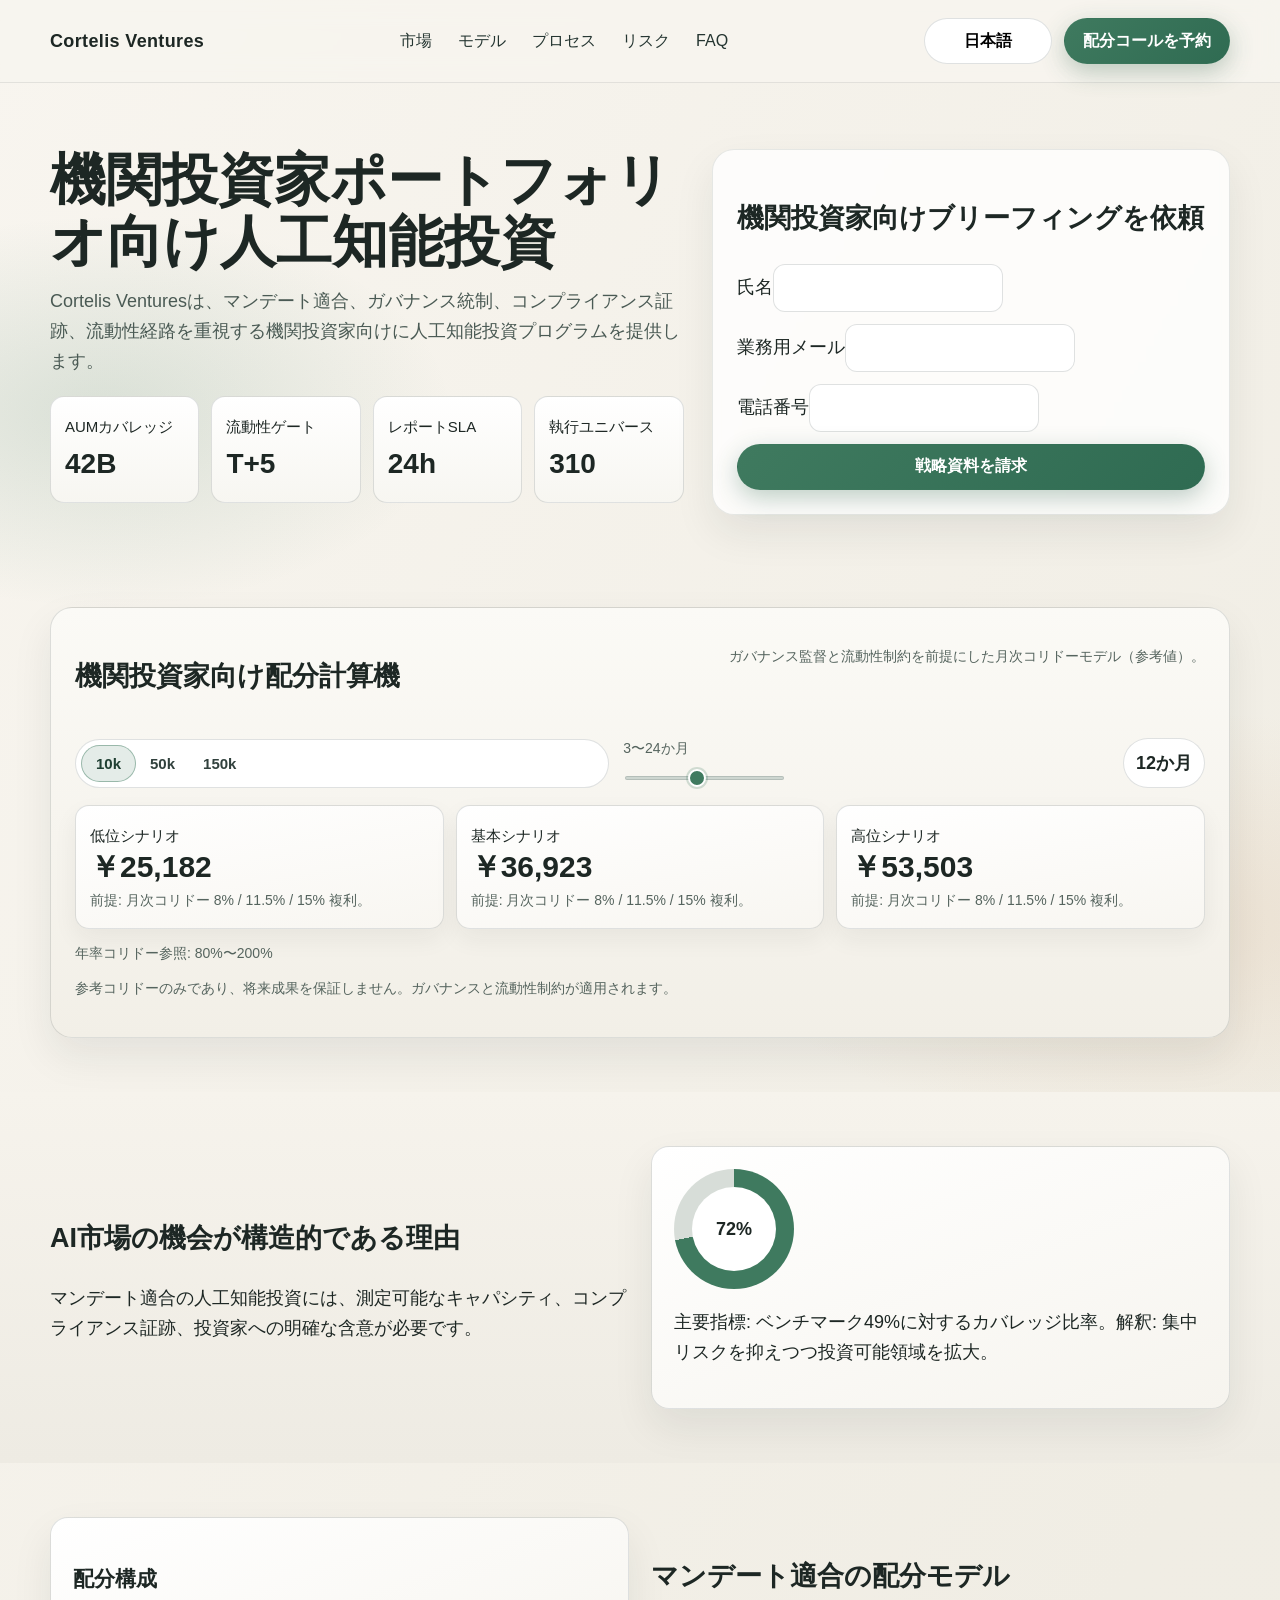
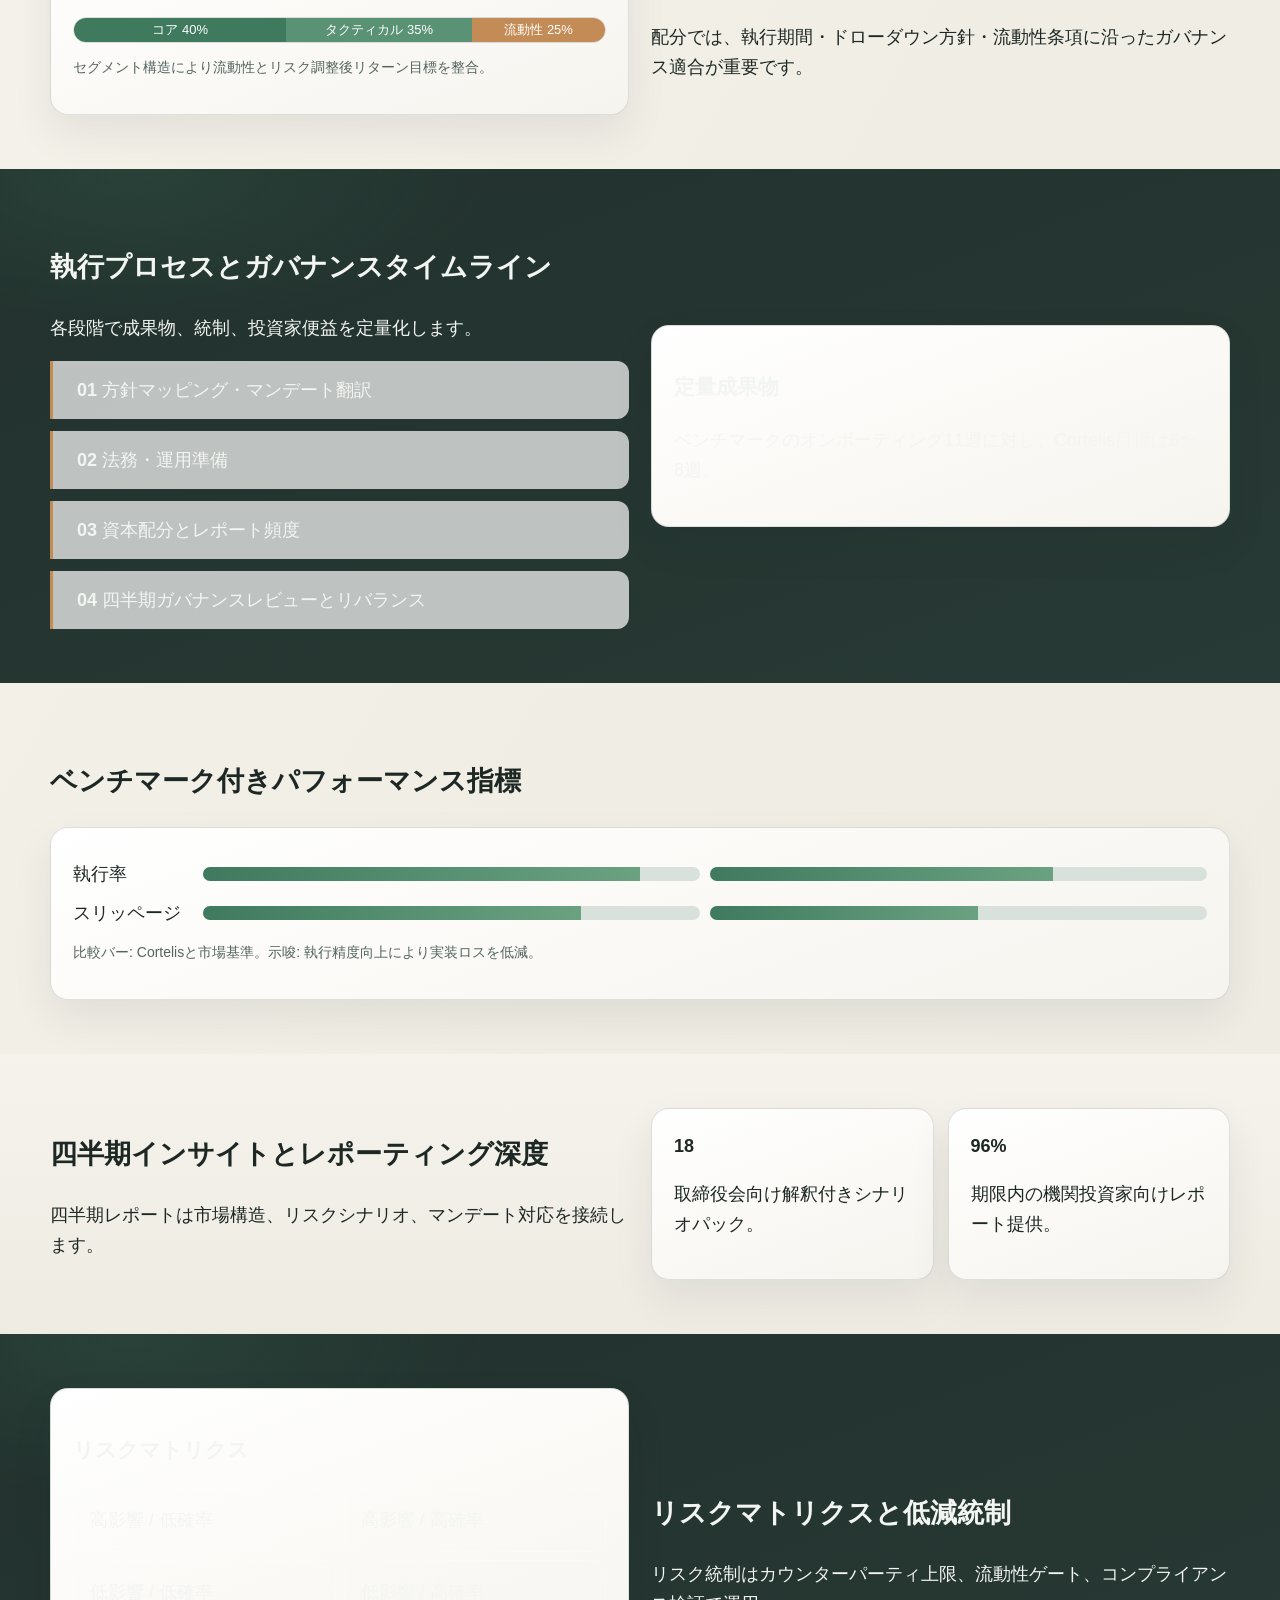
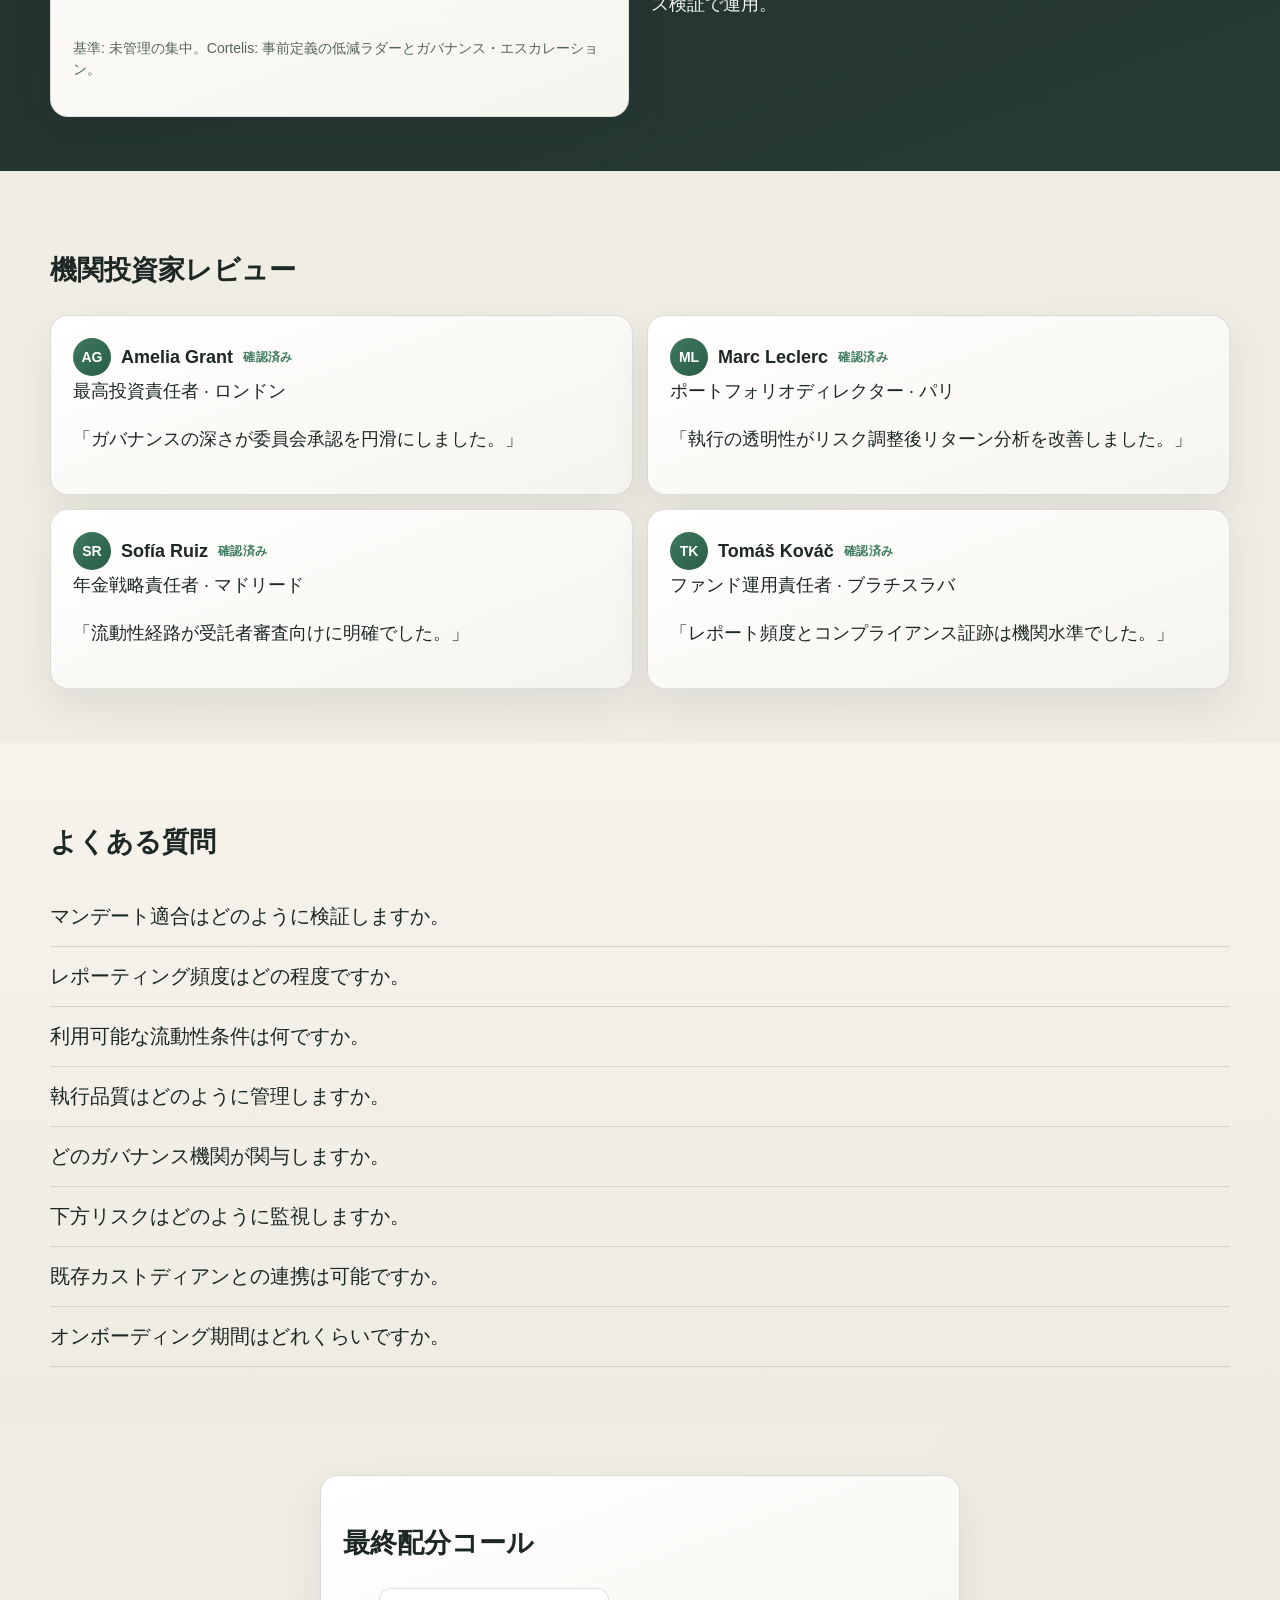
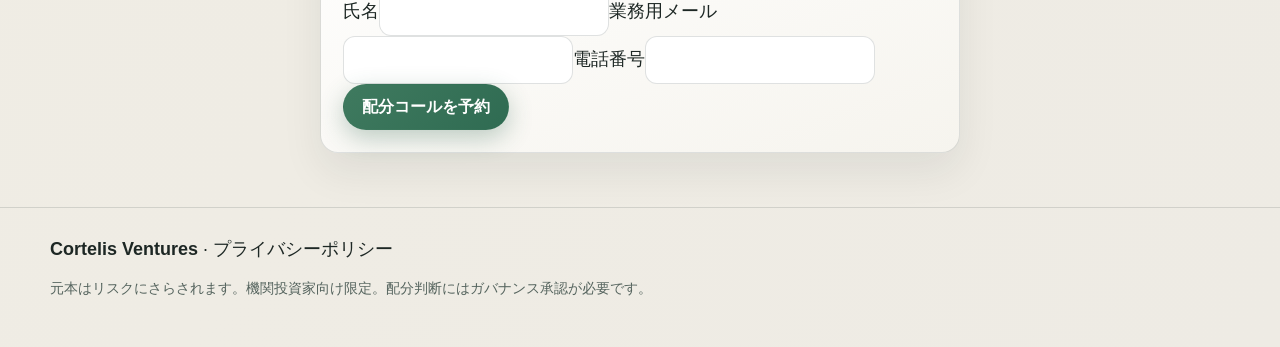
<file: jp/index.html>
<!doctype html>
<html lang="ja">
<head>
<meta charset="utf-8" />
<meta name="viewport" content="width=device-width, initial-scale=1" />
<title>Cortelis Ventures 日本 | AI投資</title>
<meta name="description" content="ガバナンス、流動性管理、リスク調整後リターンを重視した機関投資家向けAI投資プラットフォーム。" />
<link rel="canonical" href="https://cortelisventures.com/jp/index.html" />
<link rel="alternate" hreflang="en" href="https://cortelisventures.com/index.html" />
<link rel="alternate" hreflang="de" href="https://cortelisventures.com/de/index.html" />
<link rel="alternate" hreflang="fr" href="https://cortelisventures.com/fr/index.html" />
<link rel="alternate" hreflang="es" href="https://cortelisventures.com/es/index.html" />
<link rel="alternate" hreflang="it" href="https://cortelisventures.com/it/index.html" />
<link rel="alternate" hreflang="tr" href="https://cortelisventures.com/tr/index.html" />
<link rel="alternate" hreflang="pt" href="https://cortelisventures.com/pt/index.html" />
<link rel="alternate" hreflang="ja" href="https://cortelisventures.com/jp/index.html" />
<link rel="alternate" hreflang="sk" href="https://cortelisventures.com/sk/index.html" />
<link rel="alternate" hreflang="nl-BE" href="https://cortelisventures.com/be/index.html" />
<meta property="og:title" content="Cortelis Ventures 日本 | AI投資" /><meta property="og:description" content="ガバナンス、流動性管理、リスク調整後リターンを重視した機関投資家向けAI投資プラットフォーム。" /><meta property="og:type" content="website" />
<meta property="og:url" content="https://cortelisventures.com/jp/index.html" />
<meta name="twitter:card" content="summary_large_image" /><meta name="twitter:title" content="Cortelis Ventures 日本 | AI投資" /><meta name="twitter:description" content="ガバナンス、流動性管理、リスク調整後リターンを重視した機関投資家向けAI投資プラットフォーム。" />
<link rel="stylesheet" href="../assets/style.css" />
<script defer src="../assets/app.js"></script>
<script type="application/ld+json">{"@context":"https://schema.org","@graph":[{"@type":"Organization","name":"Cortelis Ventures","url":"https://cortelisventures.com"},{"@type":"WebSite","name":"Cortelis Ventures","url":"https://cortelisventures.com"},{"@type":"FAQPage","mainEntity":[{"@type":"Question","name":"マンデート適合はどのように検証しますか。","acceptedAnswer":{"@type":"Answer","text":"配分提案前に、流動性予算・リターンコリドー・ドローダウン許容度・コンプライアンス方針を整合します。"}}]},{"@type":"Review","author":{"@type":"Person","name":"Amelia Grant"},"reviewBody":"Governance discipline and execution reporting were institutional in quality.","reviewRating":{"@type":"Rating","ratingValue":"5"}}]}</script>
</head>
<body data-locale="ja-JP" data-currency="JPY">
<header class="site-header"><div class="container header-inner"><div class="brand">Cortelis Ventures</div><nav class="main-nav"><a href="#market">市場</a><a href="#model">モデル</a><a href="#process">プロセス</a><a href="#risk">リスク</a><a href="#faq">FAQ</a></nav><div class="header-right"><div class="lang-wrap"><button class="lang-toggle" aria-label="日本語">日本語</button><div class="lang-menu">
<a href="../index.html"><span class="flag"><svg viewBox="0 0 24 24"><rect width="24" height="24" fill="#012169"/><path d="M0 0l24 24M24 0L0 24" stroke="#fff" stroke-width="4"/><path d="M0 0l24 24M24 0L0 24" stroke="#C8102E" stroke-width="2"/><path d="M12 0v24M0 12h24" stroke="#fff" stroke-width="6"/><path d="M12 0v24M0 12h24" stroke="#C8102E" stroke-width="3"/></svg></span>English</a>
<a href="../de/index.html"><span class="flag"><svg viewBox="0 0 3 2"><rect width="3" height="2" fill="#dd0000"/><rect width="3" height="1.333" y="0" fill="#000"/><rect width="3" height=".666" y="1.333" fill="#ffce00"/></svg></span>Deutsch</a>
<a href="../fr/index.html"><span class="flag"><svg viewBox="0 0 3 2"><rect width="1" height="2" fill="#0055a4"/><rect x="1" width="1" height="2" fill="#fff"/><rect x="2" width="1" height="2" fill="#ef4135"/></svg></span>Français</a>
<a href="../es/index.html"><span class="flag"><svg viewBox="0 0 3 2"><rect width="3" height="2" fill="#aa151b"/><rect y=".5" width="3" height="1" fill="#f1bf00"/></svg></span>Español</a>
<a href="../it/index.html"><span class="flag"><svg viewBox="0 0 3 2"><rect width="1" height="2" fill="#009246"/><rect x="1" width="1" height="2" fill="#fff"/><rect x="2" width="1" height="2" fill="#ce2b37"/></svg></span>Italiano</a>
<a href="../tr/index.html"><span class="flag"><svg viewBox="0 0 24 24"><rect width="24" height="24" fill="#e30a17"/><circle cx="10" cy="12" r="6" fill="#fff"/><circle cx="12" cy="12" r="5" fill="#e30a17"/></svg></span>Türkçe</a>
<a href="../pt/index.html"><span class="flag"><svg viewBox="0 0 3 2"><rect width="1.2" height="2" fill="#006600"/><rect x="1.2" width="1.8" height="2" fill="#ff0000"/></svg></span>Português</a>
<a href="../jp/index.html"><span class="flag"><svg viewBox="0 0 3 2"><rect width="3" height="2" fill="#fff"/><circle cx="1.5" cy="1" r=".5" fill="#bc002d"/></svg></span>日本語</a>
<a href="../sk/index.html"><span class="flag"><svg viewBox="0 0 3 2"><rect width="3" height="2" fill="#ee1c25"/><rect width="3" height="1.333" fill="#0b4ea2"/><rect width="3" height=".666" fill="#fff"/></svg></span>Slovenčina</a>
<a href="../be/index.html"><span class="flag"><svg viewBox="0 0 3 2"><rect width="1" height="2" fill="#000"/><rect x="1" width="1" height="2" fill="#ffd90c"/><rect x="2" width="1" height="2" fill="#ef3340"/></svg></span>Nederlands</a>
</div></div><a href="#final-cta" class="btn btn-primary">配分コールを予約</a><button id="burger" class="burger" aria-label="メニュー">☰</button></div></div></header>
<div class="overlay" id="overlay"></div>
<aside id="drawer" class="drawer" aria-label="mobile"><button class="drawer-close" id="drawerClose" aria-label="閉じる">✕</button><nav><a href="#market">市場</a><a href="#model">モデル</a><a href="#process">プロセス</a><a href="#risk">リスク</a><a href="#faq">FAQ</a></nav><div class="lang-wrap"><button class="lang-toggle">日本語</button><div class="lang-menu">
<a href="../index.html"><span class="flag"><svg viewBox="0 0 24 24"><rect width="24" height="24" fill="#012169"/><path d="M0 0l24 24M24 0L0 24" stroke="#fff" stroke-width="4"/><path d="M0 0l24 24M24 0L0 24" stroke="#C8102E" stroke-width="2"/><path d="M12 0v24M0 12h24" stroke="#fff" stroke-width="6"/><path d="M12 0v24M0 12h24" stroke="#C8102E" stroke-width="3"/></svg></span>English</a>
<a href="../de/index.html"><span class="flag"><svg viewBox="0 0 3 2"><rect width="3" height="2" fill="#dd0000"/><rect width="3" height="1.333" y="0" fill="#000"/><rect width="3" height=".666" y="1.333" fill="#ffce00"/></svg></span>Deutsch</a>
<a href="../fr/index.html"><span class="flag"><svg viewBox="0 0 3 2"><rect width="1" height="2" fill="#0055a4"/><rect x="1" width="1" height="2" fill="#fff"/><rect x="2" width="1" height="2" fill="#ef4135"/></svg></span>Français</a>
<a href="../es/index.html"><span class="flag"><svg viewBox="0 0 3 2"><rect width="3" height="2" fill="#aa151b"/><rect y=".5" width="3" height="1" fill="#f1bf00"/></svg></span>Español</a>
<a href="../it/index.html"><span class="flag"><svg viewBox="0 0 3 2"><rect width="1" height="2" fill="#009246"/><rect x="1" width="1" height="2" fill="#fff"/><rect x="2" width="1" height="2" fill="#ce2b37"/></svg></span>Italiano</a>
<a href="../tr/index.html"><span class="flag"><svg viewBox="0 0 24 24"><rect width="24" height="24" fill="#e30a17"/><circle cx="10" cy="12" r="6" fill="#fff"/><circle cx="12" cy="12" r="5" fill="#e30a17"/></svg></span>Türkçe</a>
<a href="../pt/index.html"><span class="flag"><svg viewBox="0 0 3 2"><rect width="1.2" height="2" fill="#006600"/><rect x="1.2" width="1.8" height="2" fill="#ff0000"/></svg></span>Português</a>
<a href="../jp/index.html"><span class="flag"><svg viewBox="0 0 3 2"><rect width="3" height="2" fill="#fff"/><circle cx="1.5" cy="1" r=".5" fill="#bc002d"/></svg></span>日本語</a>
<a href="../sk/index.html"><span class="flag"><svg viewBox="0 0 3 2"><rect width="3" height="2" fill="#ee1c25"/><rect width="3" height="1.333" fill="#0b4ea2"/><rect width="3" height=".666" fill="#fff"/></svg></span>Slovenčina</a>
<a href="../be/index.html"><span class="flag"><svg viewBox="0 0 3 2"><rect width="1" height="2" fill="#000"/><rect x="1" width="1" height="2" fill="#ffd90c"/><rect x="2" width="1" height="2" fill="#ef3340"/></svg></span>Nederlands</a>
</div></div><a href="#final-cta" class="btn btn-primary">配分コールを予約</a></aside>
<main>
<section class="hero"><div class="container hero-grid"><div><h1>機関投資家ポートフォリオ向け人工知能投資</h1><p>Cortelis Venturesは、マンデート適合、ガバナンス統制、コンプライアンス証跡、流動性経路を重視する機関投資家向けに人工知能投資プログラムを提供します。</p><div class="kpi-strip"><div class="kpi-item"><small>AUMカバレッジ</small><strong>42B</strong></div><div class="kpi-item"><small>流動性ゲート</small><strong>T+5</strong></div><div class="kpi-item"><small>レポートSLA</small><strong>24h</strong></div><div class="kpi-item"><small>執行ユニバース</small><strong>310</strong></div></div></div><div class="panel glass form-card"><h2>機関投資家向けブリーフィングを依頼</h2><form><label>氏名<input aria-label="氏名" required></label><label>業務用メール<input type="email" aria-label="業務用メール" required></label><label>電話番号<input aria-label="電話番号" required></label><button class="btn btn-primary" type="submit">戦略資料を請求</button></form></div></div></section>
<section><div class="container"><div class="calculator"><div class="calc-head"><h2>機関投資家向け配分計算機</h2><p class="micro">ガバナンス監督と流動性制約を前提にした月次コリドーモデル（参考値）。</p></div><div class="calc-inputs"><div class="segmented"><button class="active" data-amount="10000">10k</button><button data-amount="50000">50k</button><button data-amount="150000">150k</button></div><div><div class="micro">3〜24か月</div><input id="monthsRange" type="range" min="3" max="24" value="12" /></div><div id="monthsValue" class="calc-pill" data-label="{m}か月">12</div></div><div class="calc-results"><div class="calc-card"><small>低位シナリオ</small><strong id="lowValue"></strong><span class="micro">前提: 月次コリドー 8% / 11.5% / 15% 複利。</span></div><div class="calc-card"><small>基本シナリオ</small><strong id="baseValue"></strong><span class="micro">前提: 月次コリドー 8% / 11.5% / 15% 複利。</span></div><div class="calc-card"><small>高位シナリオ</small><strong id="highValue"></strong><span class="micro">前提: 月次コリドー 8% / 11.5% / 15% 複利。</span></div></div><p class="micro">年率コリドー参照: 80%〜200%</p><p class="micro">参考コリドーのみであり、将来成果を保証しません。ガバナンスと流動性制約が適用されます。</p></div></div></section>
<section id="market" class="section-alt"><div class="container split"><div><h2>AI市場の機会が構造的である理由</h2><p>マンデート適合の人工知能投資には、測定可能なキャパシティ、コンプライアンス証跡、投資家への明確な含意が必要です。</p></div><div class="panel card"><div class="ring"><span>72%</span></div><p>主要指標: ベンチマーク49%に対するカバレッジ比率。解釈: 集中リスクを抑えつつ投資可能領域を拡大。</p></div></div></section>
<section id="model"><div class="container split"><div class="panel card"><h3>配分構成</h3><div class="alloc-bar"><span style="width:40%;background:#3f7a5f">コア 40%</span><span style="width:35%;background:#5a9276">タクティカル 35%</span><span style="width:25%;background:#c38b55">流動性 25%</span></div><p class="micro">セグメント構造により流動性とリスク調整後リターン目標を整合。</p></div><div><h2>マンデート適合の配分モデル</h2><p>配分では、執行期間・ドローダウン方針・流動性条項に沿ったガバナンス適合が重要です。</p></div></div></section>
<section id="process" class="section-dark"><div class="container split"><div><h2>執行プロセスとガバナンスタイムライン</h2><p>各段階で成果物、統制、投資家便益を定量化します。</p><div class="timeline"><div class="timeline-item"><strong>01</strong> 方針マッピング・マンデート翻訳</div><div class="timeline-item"><strong>02</strong> 法務・運用準備</div><div class="timeline-item"><strong>03</strong> 資本配分とレポート頻度</div><div class="timeline-item"><strong>04</strong> 四半期ガバナンスレビューとリバランス</div></div></div><div class="panel card"><h3>定量成果物</h3><p>ベンチマークのオンボーディング11週に対し、Cortelis目標は6〜8週。</p></div></div></section>
<section><div class="container"><h2>ベンチマーク付きパフォーマンス指標</h2><div class="comp-bars panel card"><div class="row"><span>執行率</span><div class="bar"><i style="width:88%"></i></div><div class="bar"><i style="width:69%"></i></div></div><div class="row"><span>スリッページ</span><div class="bar"><i style="width:76%"></i></div><div class="bar"><i style="width:54%"></i></div></div><p class="micro">比較バー: Cortelisと市場基準。示唆: 執行精度向上により実装ロスを低減。</p></div></div></section>
<section class="section-alt"><div class="container split"><div><h2>四半期インサイトとレポーティング深度</h2><p>四半期レポートは市場構造、リスクシナリオ、マンデート対応を接続します。</p></div><div class="visual-grid"><div class="card"><strong>18</strong><p>取締役会向け解釈付きシナリオパック。</p></div><div class="card"><strong>96%</strong><p>期限内の機関投資家向けレポート提供。</p></div></div></div></section>
<section id="risk" class="section-dark"><div class="container split"><div class="panel card"><h3>リスクマトリクス</h3><div class="matrix"><div>高影響 / 低確率</div><div>高影響 / 高確率</div><div>低影響 / 低確率</div><div>低影響 / 高確率</div></div><p class="micro">基準: 未管理の集中。Cortelis: 事前定義の低減ラダーとガバナンス・エスカレーション。</p></div><div><h2>リスクマトリクスと低減統制</h2><p>リスク統制はカウンターパーティ上限、流動性ゲート、コンプライアンス検証で運用。</p></div></div></section>
<section><div class="container"><h2>機関投資家レビュー</h2><div class="reviews"><article class="card review"><div class="top"><div class="avatar">AG</div><strong>Amelia Grant</strong><span class="verified">確認済み</span></div><div>最高投資責任者 · ロンドン</div><p>「ガバナンスの深さが委員会承認を円滑にしました。」</p></article><article class="card review"><div class="top"><div class="avatar">ML</div><strong>Marc Leclerc</strong><span class="verified">確認済み</span></div><div>ポートフォリオディレクター · パリ</div><p>「執行の透明性がリスク調整後リターン分析を改善しました。」</p></article><article class="card review"><div class="top"><div class="avatar">SR</div><strong>Sofía Ruiz</strong><span class="verified">確認済み</span></div><div>年金戦略責任者 · マドリード</div><p>「流動性経路が受託者審査向けに明確でした。」</p></article><article class="card review"><div class="top"><div class="avatar">TK</div><strong>Tomáš Kováč</strong><span class="verified">確認済み</span></div><div>ファンド運用責任者 · ブラチスラバ</div><p>「レポート頻度とコンプライアンス証跡は機関水準でした。」</p></article></div></div></section>
<section id="faq" class="section-alt"><div class="container"><h2>よくある質問</h2><div class="faq-item"><button class="faq-q" aria-expanded="false">マンデート適合はどのように検証しますか。</button><div class="faq-a"><p>配分提案前に、流動性予算・リターンコリドー・ドローダウン許容度・コンプライアンス方針を整合します。</p></div></div>
<div class="faq-item"><button class="faq-q" aria-expanded="false">レポーティング頻度はどの程度ですか。</button><div class="faq-a"><p>機関投資家向けパックを月次で提供し、四半期ごとにアトリビューション深掘りを実施します。</p></div></div>
<div class="faq-item"><button class="faq-q" aria-expanded="false">利用可能な流動性条件は何ですか。</button><div class="faq-a"><p>段階的な流動性ゲートを設定し、通知期間を文書化します。</p></div></div>
<div class="faq-item"><button class="faq-q" aria-expanded="false">執行品質はどのように管理しますか。</button><div class="faq-a"><p>承認済み市場へ発注し、スリッページ・約定率・集中度を統制します。</p></div></div>
<div class="faq-item"><button class="faq-q" aria-expanded="false">どのガバナンス機関が関与しますか。</button><div class="faq-a"><p>投資委員会、リスク委員会、コンプライアンス部門が規程に沿って承認します。</p></div></div>
<div class="faq-item"><button class="faq-q" aria-expanded="false">下方リスクはどのように監視しますか。</button><div class="faq-a"><p>日次ストレスグリッド、シナリオトリガー、カウンターパーティ上限を継続監視します。</p></div></div>
<div class="faq-item"><button class="faq-q" aria-expanded="false">既存カストディアンとの連携は可能ですか。</button><div class="faq-a"><p>はい。主要カストディアンおよび外部管理者との連携に対応します。</p></div></div>
<div class="faq-item"><button class="faq-q" aria-expanded="false">オンボーディング期間はどれくらいですか。</button><div class="faq-a"><p>通常6〜8週間でオンボーディングが完了します。</p></div></div></div></section>
<section id="final-cta" class="final-cta"><div class="container"><div class="card"><h2>最終配分コール</h2><form><label>氏名<input aria-label="氏名" required></label><label>業務用メール<input type="email" aria-label="業務用メール" required></label><label>電話番号<input aria-label="電話番号" required></label><button class="btn btn-primary" type="submit">配分コールを予約</button></form></div></div></section>
</main>
<footer><div class="container"><strong>Cortelis Ventures</strong> · <a href="#" data-open-privacy>プライバシーポリシー</a><p class="micro">元本はリスクにさらされます。機関投資家向け限定。配分判断にはガバナンス承認が必要です。</p></div></footer>
<div class="modal-wrap" id="privacyModal"><div class="modal panel"><div class="modal-header"><h3>プライバシーポリシー</h3><button class="icon-btn" data-close-privacy aria-label="閉じる">✕</button></div><div class="modal-content"><p>はじめに: 本方針は機関投資家向けのデータ取扱いと運用保護を説明します。</p><p>データ収集: 連絡、コミュニケーション、オンボーディング、レポートのメタデータ。</p><p>法的根拠: 契約上の必要性、規制上の義務、正当な利益。</p><p>Cookie: サービス信頼性のため機能・分析Cookieを使用する場合があります。</p><p>保存期間: 規制・契約スケジュールに基づき保持します。</p><p>第三者共有: カストディアン、管理会社、適合プロバイダーに限定します。</p><p>セキュリティ: 暗号化、アクセス制御、インシデント対応、監査ログ。</p><p>利用者の権利: 法令範囲での開示、訂正、削除、移転。</p><p>国際移転: 契約上の保護措置を適用します。</p><p>業界リスク開示: 市場・流動性・カウンターパーティリスクが結果に影響する可能性があります。</p><p>連絡先: compliance@cortelisventures.com</p></div><div class="modal-footer"><button class="btn" data-close-privacy>閉じる</button></div></div></div>
</body>
</html>
</file>
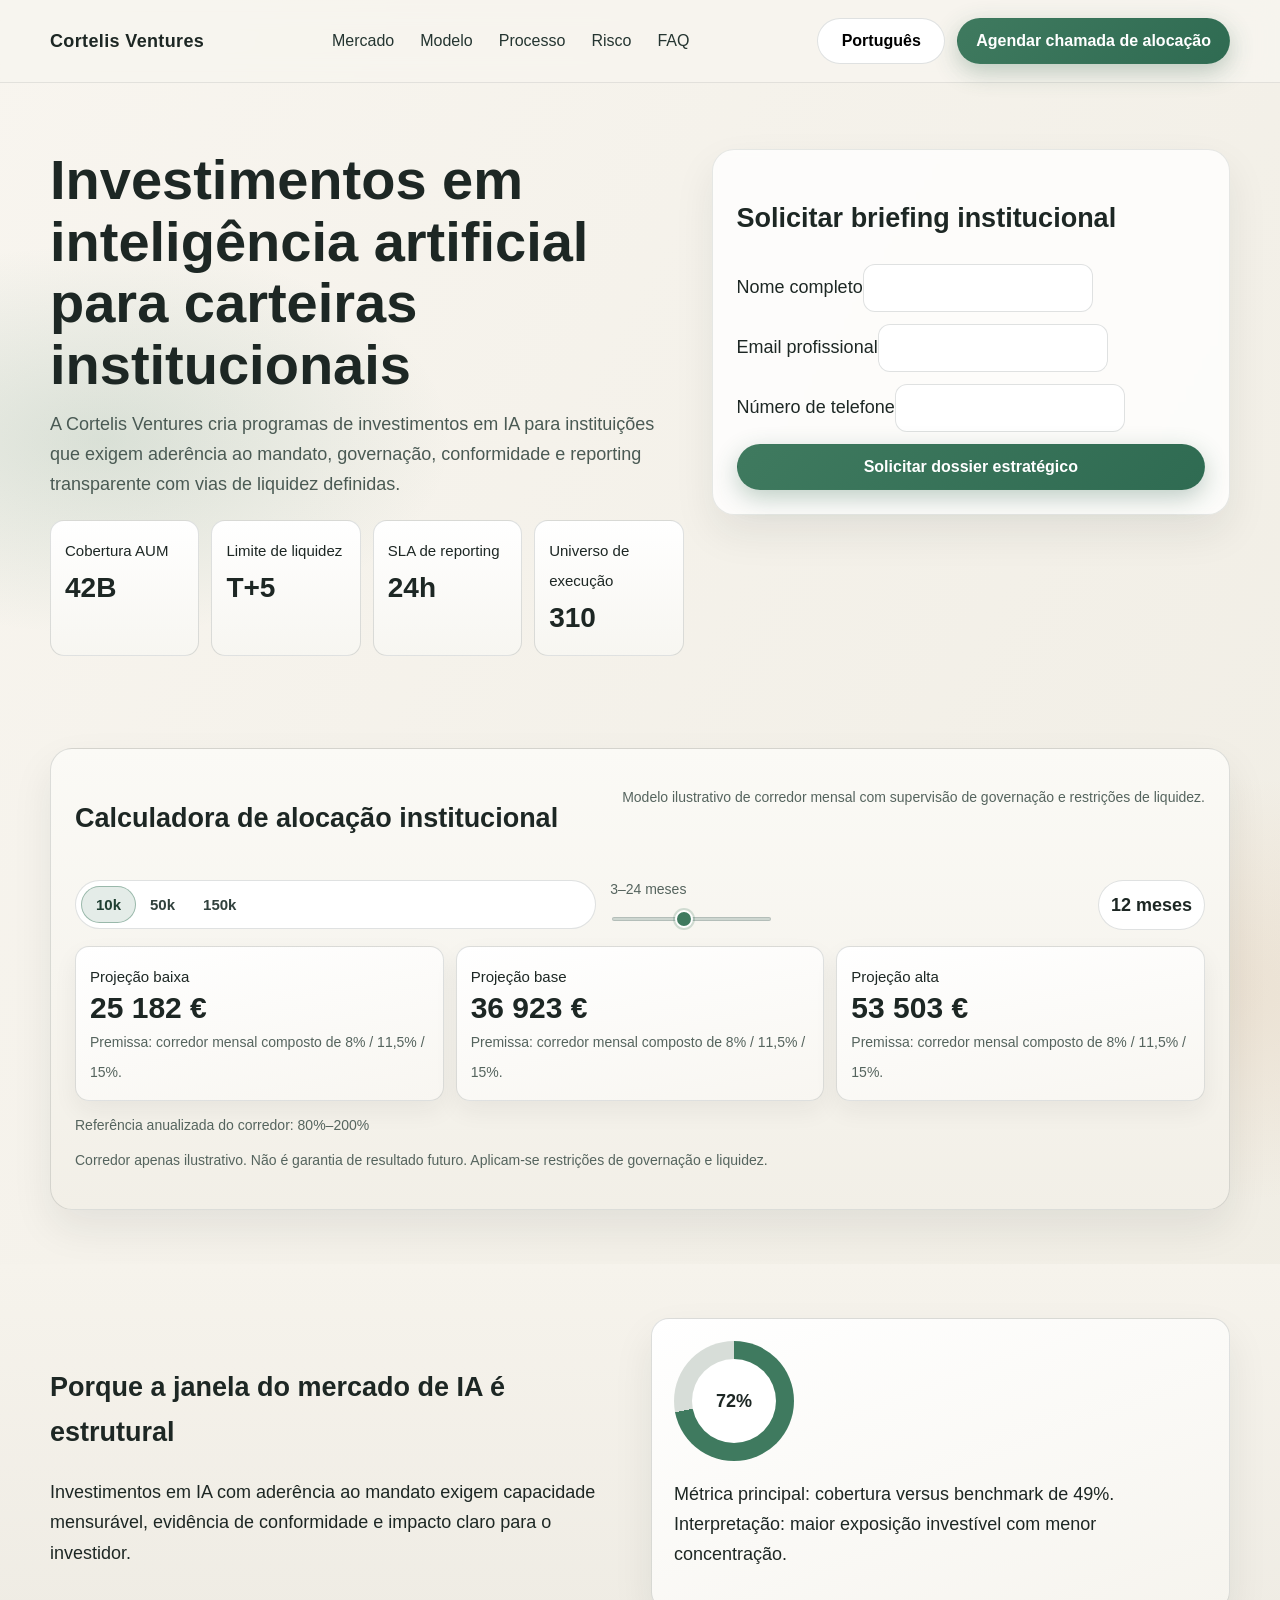
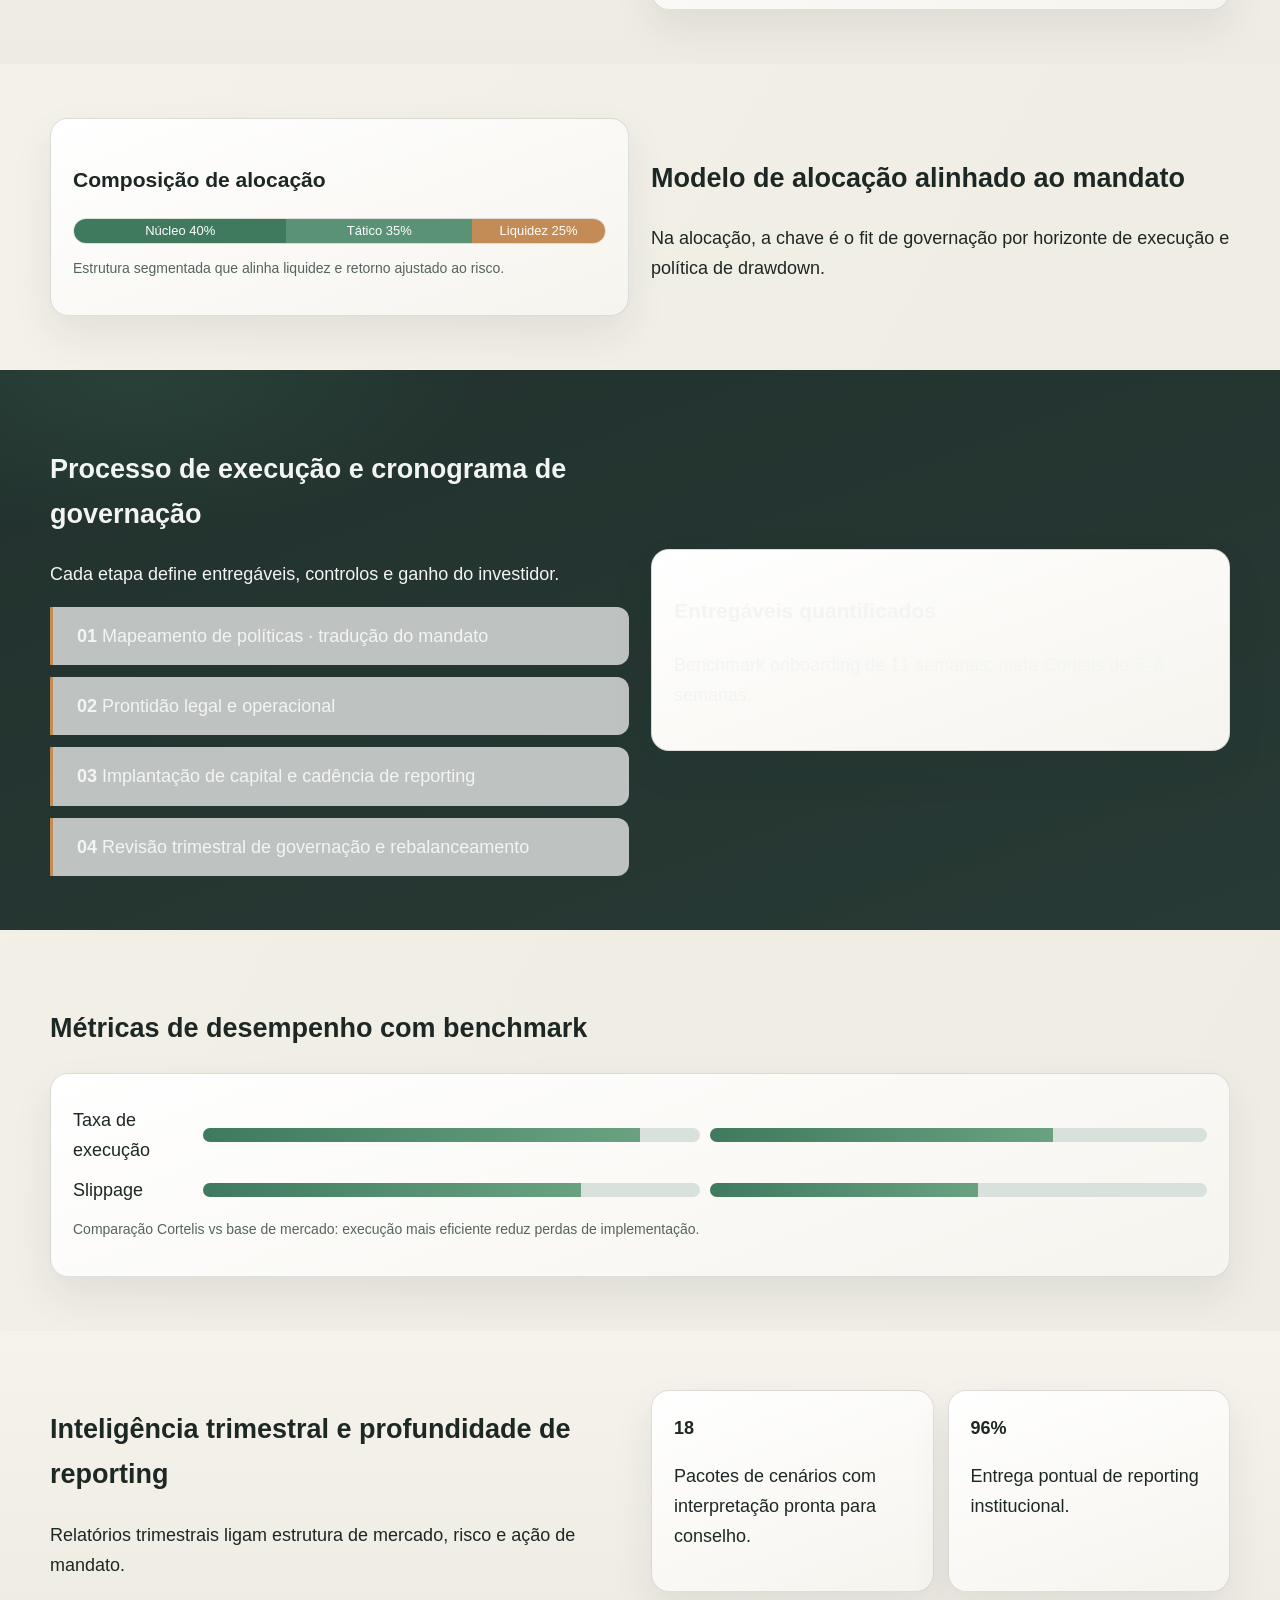
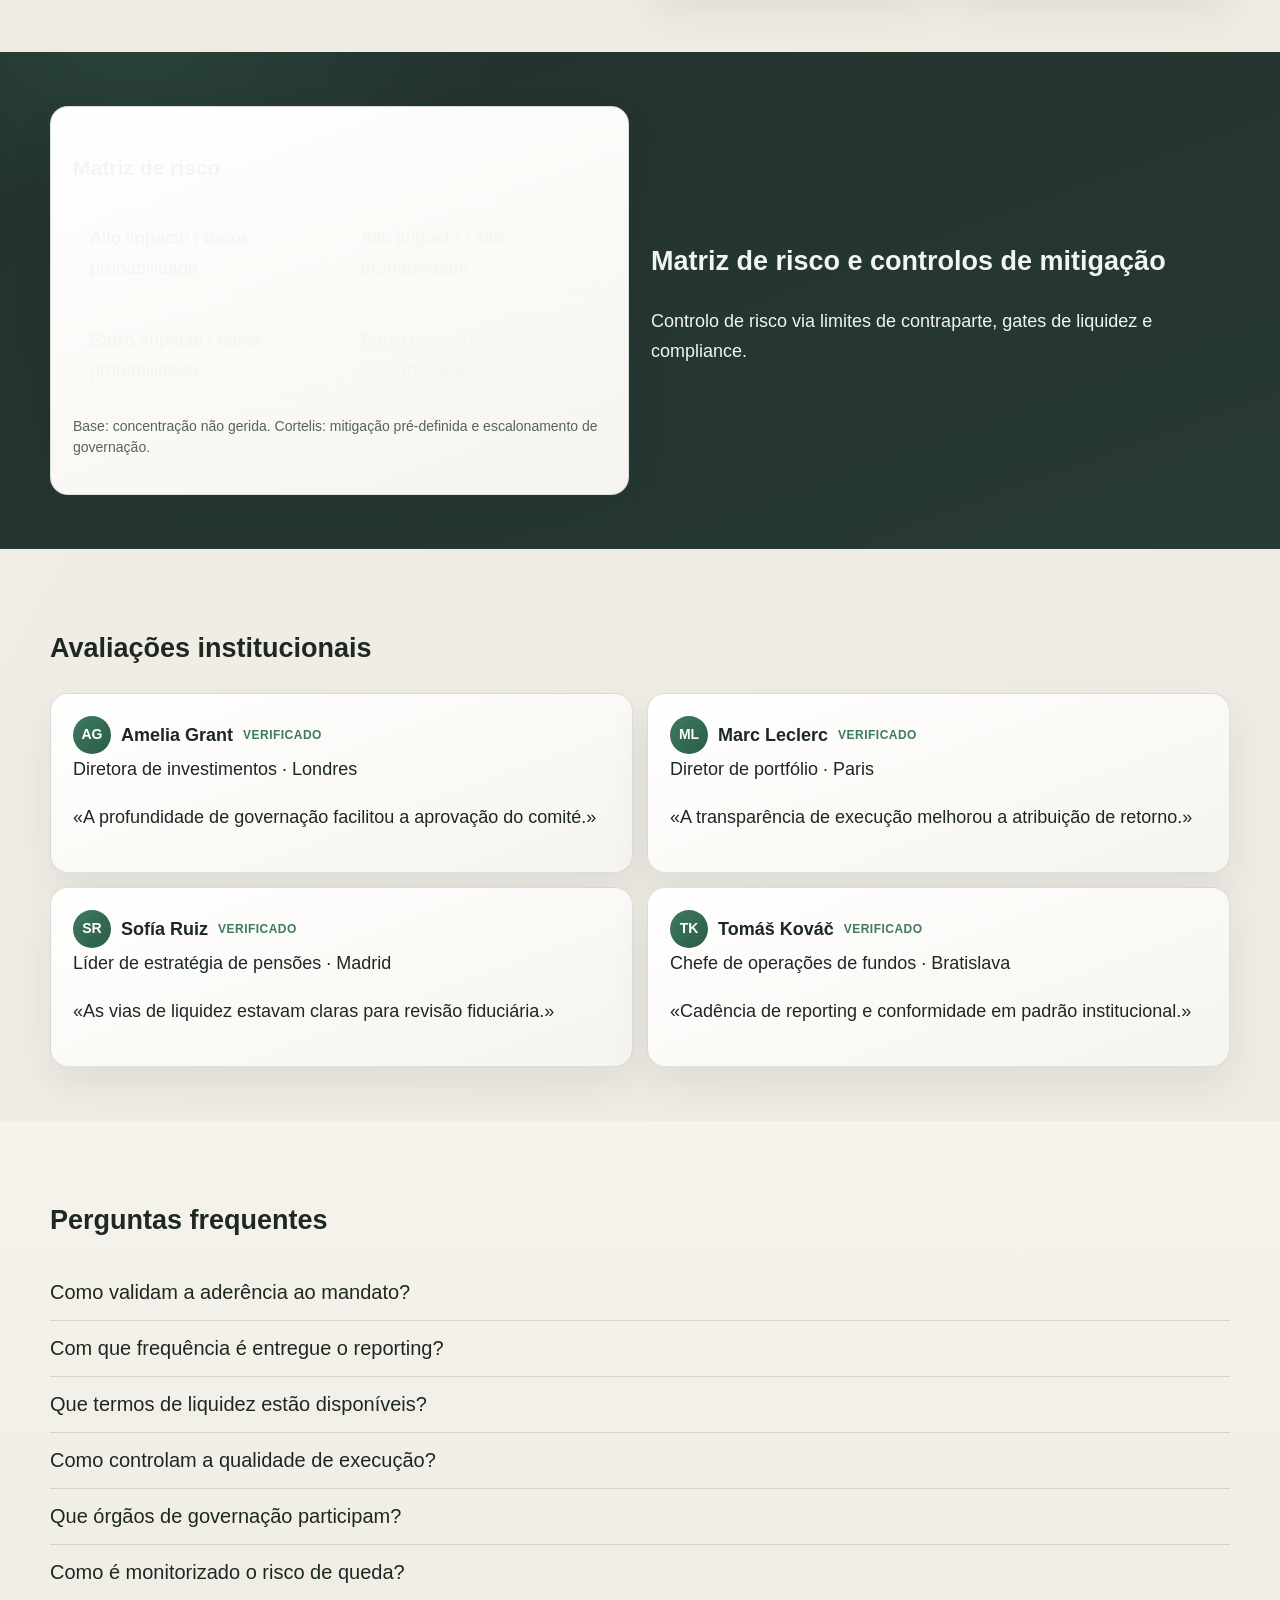
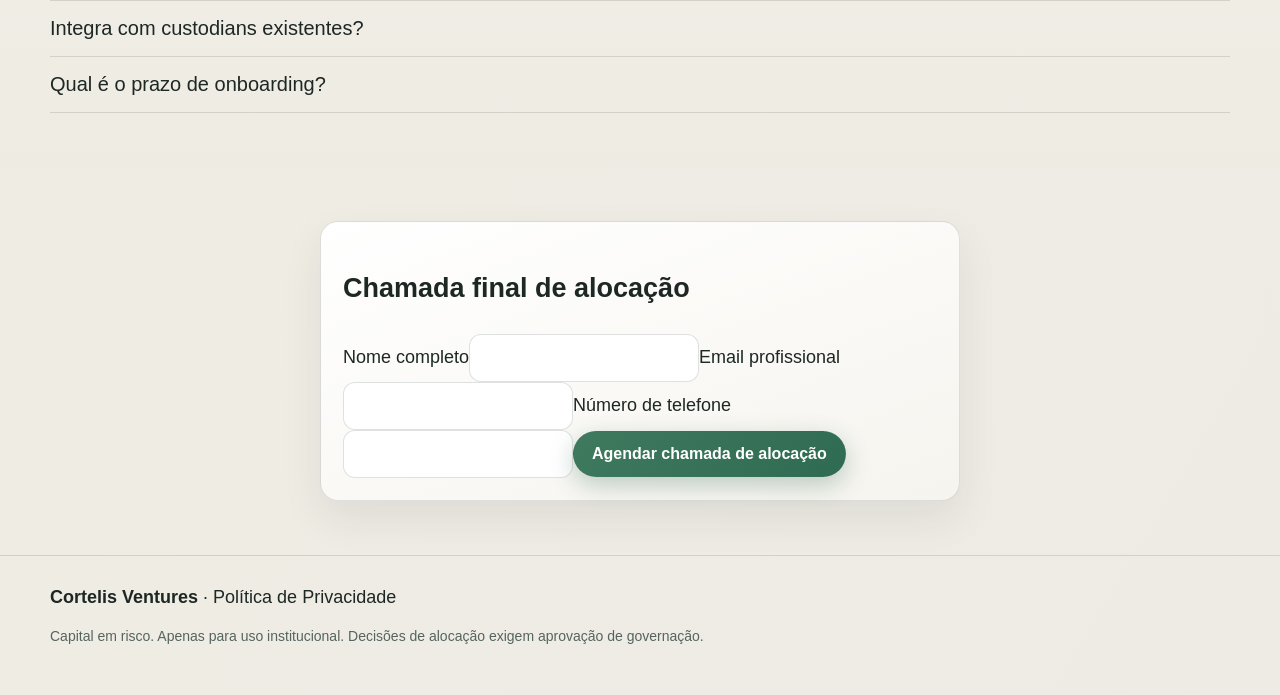
<file: pt/index.html>
<!doctype html>
<html lang="pt">
<head>
<meta charset="utf-8" />
<meta name="viewport" content="width=device-width, initial-scale=1" />
<title>Cortelis Ventures Portugal | Investimentos IA</title>
<meta name="description" content="Plataforma institucional para investimentos em IA com governação, liquidez e execução com retorno ajustado ao risco." />
<link rel="canonical" href="https://cortelisventures.com/pt/index.html" />
<link rel="alternate" hreflang="en" href="https://cortelisventures.com/index.html" />
<link rel="alternate" hreflang="de" href="https://cortelisventures.com/de/index.html" />
<link rel="alternate" hreflang="fr" href="https://cortelisventures.com/fr/index.html" />
<link rel="alternate" hreflang="es" href="https://cortelisventures.com/es/index.html" />
<link rel="alternate" hreflang="it" href="https://cortelisventures.com/it/index.html" />
<link rel="alternate" hreflang="tr" href="https://cortelisventures.com/tr/index.html" />
<link rel="alternate" hreflang="pt" href="https://cortelisventures.com/pt/index.html" />
<link rel="alternate" hreflang="ja" href="https://cortelisventures.com/jp/index.html" />
<link rel="alternate" hreflang="sk" href="https://cortelisventures.com/sk/index.html" />
<link rel="alternate" hreflang="nl-BE" href="https://cortelisventures.com/be/index.html" />
<meta property="og:title" content="Cortelis Ventures Portugal | Investimentos IA" /><meta property="og:description" content="Plataforma institucional para investimentos em IA com governação, liquidez e execução com retorno ajustado ao risco." /><meta property="og:type" content="website" />
<meta property="og:url" content="https://cortelisventures.com/pt/index.html" />
<meta name="twitter:card" content="summary_large_image" /><meta name="twitter:title" content="Cortelis Ventures Portugal | Investimentos IA" /><meta name="twitter:description" content="Plataforma institucional para investimentos em IA com governação, liquidez e execução com retorno ajustado ao risco." />
<link rel="stylesheet" href="../assets/style.css" />
<script defer src="../assets/app.js"></script>
<script type="application/ld+json">{"@context":"https://schema.org","@graph":[{"@type":"Organization","name":"Cortelis Ventures","url":"https://cortelisventures.com"},{"@type":"WebSite","name":"Cortelis Ventures","url":"https://cortelisventures.com"},{"@type":"FAQPage","mainEntity":[{"@type":"Question","name":"Como validam a aderência ao mandato?","acceptedAnswer":{"@type":"Answer","text":"Mapeamos orçamento de liquidez, corredor de retorno, tolerância a drawdown e política de conformidade antes de qualquer proposta."}}]},{"@type":"Review","author":{"@type":"Person","name":"Amelia Grant"},"reviewBody":"Governance discipline and execution reporting were institutional in quality.","reviewRating":{"@type":"Rating","ratingValue":"5"}}]}</script>
</head>
<body data-locale="pt-PT" data-currency="EUR">
<header class="site-header"><div class="container header-inner"><div class="brand">Cortelis Ventures</div><nav class="main-nav"><a href="#market">Mercado</a><a href="#model">Modelo</a><a href="#process">Processo</a><a href="#risk">Risco</a><a href="#faq">FAQ</a></nav><div class="header-right"><div class="lang-wrap"><button class="lang-toggle" aria-label="Português">Português</button><div class="lang-menu">
<a href="../index.html"><span class="flag"><svg viewBox="0 0 24 24"><rect width="24" height="24" fill="#012169"/><path d="M0 0l24 24M24 0L0 24" stroke="#fff" stroke-width="4"/><path d="M0 0l24 24M24 0L0 24" stroke="#C8102E" stroke-width="2"/><path d="M12 0v24M0 12h24" stroke="#fff" stroke-width="6"/><path d="M12 0v24M0 12h24" stroke="#C8102E" stroke-width="3"/></svg></span>English</a>
<a href="../de/index.html"><span class="flag"><svg viewBox="0 0 3 2"><rect width="3" height="2" fill="#dd0000"/><rect width="3" height="1.333" y="0" fill="#000"/><rect width="3" height=".666" y="1.333" fill="#ffce00"/></svg></span>Deutsch</a>
<a href="../fr/index.html"><span class="flag"><svg viewBox="0 0 3 2"><rect width="1" height="2" fill="#0055a4"/><rect x="1" width="1" height="2" fill="#fff"/><rect x="2" width="1" height="2" fill="#ef4135"/></svg></span>Français</a>
<a href="../es/index.html"><span class="flag"><svg viewBox="0 0 3 2"><rect width="3" height="2" fill="#aa151b"/><rect y=".5" width="3" height="1" fill="#f1bf00"/></svg></span>Español</a>
<a href="../it/index.html"><span class="flag"><svg viewBox="0 0 3 2"><rect width="1" height="2" fill="#009246"/><rect x="1" width="1" height="2" fill="#fff"/><rect x="2" width="1" height="2" fill="#ce2b37"/></svg></span>Italiano</a>
<a href="../tr/index.html"><span class="flag"><svg viewBox="0 0 24 24"><rect width="24" height="24" fill="#e30a17"/><circle cx="10" cy="12" r="6" fill="#fff"/><circle cx="12" cy="12" r="5" fill="#e30a17"/></svg></span>Türkçe</a>
<a href="../pt/index.html"><span class="flag"><svg viewBox="0 0 3 2"><rect width="1.2" height="2" fill="#006600"/><rect x="1.2" width="1.8" height="2" fill="#ff0000"/></svg></span>Português</a>
<a href="../jp/index.html"><span class="flag"><svg viewBox="0 0 3 2"><rect width="3" height="2" fill="#fff"/><circle cx="1.5" cy="1" r=".5" fill="#bc002d"/></svg></span>日本語</a>
<a href="../sk/index.html"><span class="flag"><svg viewBox="0 0 3 2"><rect width="3" height="2" fill="#ee1c25"/><rect width="3" height="1.333" fill="#0b4ea2"/><rect width="3" height=".666" fill="#fff"/></svg></span>Slovenčina</a>
<a href="../be/index.html"><span class="flag"><svg viewBox="0 0 3 2"><rect width="1" height="2" fill="#000"/><rect x="1" width="1" height="2" fill="#ffd90c"/><rect x="2" width="1" height="2" fill="#ef3340"/></svg></span>Nederlands</a>
</div></div><a href="#final-cta" class="btn btn-primary">Agendar chamada de alocação</a><button id="burger" class="burger" aria-label="Menu">☰</button></div></div></header>
<div class="overlay" id="overlay"></div>
<aside id="drawer" class="drawer" aria-label="mobile"><button class="drawer-close" id="drawerClose" aria-label="Fechar">✕</button><nav><a href="#market">Mercado</a><a href="#model">Modelo</a><a href="#process">Processo</a><a href="#risk">Risco</a><a href="#faq">FAQ</a></nav><div class="lang-wrap"><button class="lang-toggle">Português</button><div class="lang-menu">
<a href="../index.html"><span class="flag"><svg viewBox="0 0 24 24"><rect width="24" height="24" fill="#012169"/><path d="M0 0l24 24M24 0L0 24" stroke="#fff" stroke-width="4"/><path d="M0 0l24 24M24 0L0 24" stroke="#C8102E" stroke-width="2"/><path d="M12 0v24M0 12h24" stroke="#fff" stroke-width="6"/><path d="M12 0v24M0 12h24" stroke="#C8102E" stroke-width="3"/></svg></span>English</a>
<a href="../de/index.html"><span class="flag"><svg viewBox="0 0 3 2"><rect width="3" height="2" fill="#dd0000"/><rect width="3" height="1.333" y="0" fill="#000"/><rect width="3" height=".666" y="1.333" fill="#ffce00"/></svg></span>Deutsch</a>
<a href="../fr/index.html"><span class="flag"><svg viewBox="0 0 3 2"><rect width="1" height="2" fill="#0055a4"/><rect x="1" width="1" height="2" fill="#fff"/><rect x="2" width="1" height="2" fill="#ef4135"/></svg></span>Français</a>
<a href="../es/index.html"><span class="flag"><svg viewBox="0 0 3 2"><rect width="3" height="2" fill="#aa151b"/><rect y=".5" width="3" height="1" fill="#f1bf00"/></svg></span>Español</a>
<a href="../it/index.html"><span class="flag"><svg viewBox="0 0 3 2"><rect width="1" height="2" fill="#009246"/><rect x="1" width="1" height="2" fill="#fff"/><rect x="2" width="1" height="2" fill="#ce2b37"/></svg></span>Italiano</a>
<a href="../tr/index.html"><span class="flag"><svg viewBox="0 0 24 24"><rect width="24" height="24" fill="#e30a17"/><circle cx="10" cy="12" r="6" fill="#fff"/><circle cx="12" cy="12" r="5" fill="#e30a17"/></svg></span>Türkçe</a>
<a href="../pt/index.html"><span class="flag"><svg viewBox="0 0 3 2"><rect width="1.2" height="2" fill="#006600"/><rect x="1.2" width="1.8" height="2" fill="#ff0000"/></svg></span>Português</a>
<a href="../jp/index.html"><span class="flag"><svg viewBox="0 0 3 2"><rect width="3" height="2" fill="#fff"/><circle cx="1.5" cy="1" r=".5" fill="#bc002d"/></svg></span>日本語</a>
<a href="../sk/index.html"><span class="flag"><svg viewBox="0 0 3 2"><rect width="3" height="2" fill="#ee1c25"/><rect width="3" height="1.333" fill="#0b4ea2"/><rect width="3" height=".666" fill="#fff"/></svg></span>Slovenčina</a>
<a href="../be/index.html"><span class="flag"><svg viewBox="0 0 3 2"><rect width="1" height="2" fill="#000"/><rect x="1" width="1" height="2" fill="#ffd90c"/><rect x="2" width="1" height="2" fill="#ef3340"/></svg></span>Nederlands</a>
</div></div><a href="#final-cta" class="btn btn-primary">Agendar chamada de alocação</a></aside>
<main>
<section class="hero"><div class="container hero-grid"><div><h1>Investimentos em inteligência artificial para carteiras institucionais</h1><p>A Cortelis Ventures cria programas de investimentos em IA para instituições que exigem aderência ao mandato, governação, conformidade e reporting transparente com vias de liquidez definidas.</p><div class="kpi-strip"><div class="kpi-item"><small>Cobertura AUM</small><strong>42B</strong></div><div class="kpi-item"><small>Limite de liquidez</small><strong>T+5</strong></div><div class="kpi-item"><small>SLA de reporting</small><strong>24h</strong></div><div class="kpi-item"><small>Universo de execução</small><strong>310</strong></div></div></div><div class="panel glass form-card"><h2>Solicitar briefing institucional</h2><form><label>Nome completo<input aria-label="Nome completo" required></label><label>Email profissional<input type="email" aria-label="Email profissional" required></label><label>Número de telefone<input aria-label="Número de telefone" required></label><button class="btn btn-primary" type="submit">Solicitar dossier estratégico</button></form></div></div></section>
<section><div class="container"><div class="calculator"><div class="calc-head"><h2>Calculadora de alocação institucional</h2><p class="micro">Modelo ilustrativo de corredor mensal com supervisão de governação e restrições de liquidez.</p></div><div class="calc-inputs"><div class="segmented"><button class="active" data-amount="10000">10k</button><button data-amount="50000">50k</button><button data-amount="150000">150k</button></div><div><div class="micro">3–24 meses</div><input id="monthsRange" type="range" min="3" max="24" value="12" /></div><div id="monthsValue" class="calc-pill" data-label="{m} meses">12</div></div><div class="calc-results"><div class="calc-card"><small>Projeção baixa</small><strong id="lowValue"></strong><span class="micro">Premissa: corredor mensal composto de 8% / 11,5% / 15%.</span></div><div class="calc-card"><small>Projeção base</small><strong id="baseValue"></strong><span class="micro">Premissa: corredor mensal composto de 8% / 11,5% / 15%.</span></div><div class="calc-card"><small>Projeção alta</small><strong id="highValue"></strong><span class="micro">Premissa: corredor mensal composto de 8% / 11,5% / 15%.</span></div></div><p class="micro">Referência anualizada do corredor: 80%–200%</p><p class="micro">Corredor apenas ilustrativo. Não é garantia de resultado futuro. Aplicam-se restrições de governação e liquidez.</p></div></div></section>
<section id="market" class="section-alt"><div class="container split"><div><h2>Porque a janela do mercado de IA é estrutural</h2><p>Investimentos em IA com aderência ao mandato exigem capacidade mensurável, evidência de conformidade e impacto claro para o investidor.</p></div><div class="panel card"><div class="ring"><span>72%</span></div><p>Métrica principal: cobertura versus benchmark de 49%. Interpretação: maior exposição investível com menor concentração.</p></div></div></section>
<section id="model"><div class="container split"><div class="panel card"><h3>Composição de alocação</h3><div class="alloc-bar"><span style="width:40%;background:#3f7a5f">Núcleo 40%</span><span style="width:35%;background:#5a9276">Tático 35%</span><span style="width:25%;background:#c38b55">Liquidez 25%</span></div><p class="micro">Estrutura segmentada que alinha liquidez e retorno ajustado ao risco.</p></div><div><h2>Modelo de alocação alinhado ao mandato</h2><p>Na alocação, a chave é o fit de governação por horizonte de execução e política de drawdown.</p></div></div></section>
<section id="process" class="section-dark"><div class="container split"><div><h2>Processo de execução e cronograma de governação</h2><p>Cada etapa define entregáveis, controlos e ganho do investidor.</p><div class="timeline"><div class="timeline-item"><strong>01</strong> Mapeamento de políticas · tradução do mandato</div><div class="timeline-item"><strong>02</strong> Prontidão legal e operacional</div><div class="timeline-item"><strong>03</strong> Implantação de capital e cadência de reporting</div><div class="timeline-item"><strong>04</strong> Revisão trimestral de governação e rebalanceamento</div></div></div><div class="panel card"><h3>Entregáveis quantificados</h3><p>Benchmark onboarding de 11 semanas; meta Cortelis de 6–8 semanas.</p></div></div></section>
<section><div class="container"><h2>Métricas de desempenho com benchmark</h2><div class="comp-bars panel card"><div class="row"><span>Taxa de execução</span><div class="bar"><i style="width:88%"></i></div><div class="bar"><i style="width:69%"></i></div></div><div class="row"><span>Slippage</span><div class="bar"><i style="width:76%"></i></div><div class="bar"><i style="width:54%"></i></div></div><p class="micro">Comparação Cortelis vs base de mercado: execução mais eficiente reduz perdas de implementação.</p></div></div></section>
<section class="section-alt"><div class="container split"><div><h2>Inteligência trimestral e profundidade de reporting</h2><p>Relatórios trimestrais ligam estrutura de mercado, risco e ação de mandato.</p></div><div class="visual-grid"><div class="card"><strong>18</strong><p>Pacotes de cenários com interpretação pronta para conselho.</p></div><div class="card"><strong>96%</strong><p>Entrega pontual de reporting institucional.</p></div></div></div></section>
<section id="risk" class="section-dark"><div class="container split"><div class="panel card"><h3>Matriz de risco</h3><div class="matrix"><div>Alto impacto / baixa probabilidade</div><div>Alto impacto / alta probabilidade</div><div>Baixo impacto / baixa probabilidade</div><div>Baixo impacto / alta probabilidade</div></div><p class="micro">Base: concentração não gerida. Cortelis: mitigação pré-definida e escalonamento de governação.</p></div><div><h2>Matriz de risco e controlos de mitigação</h2><p>Controlo de risco via limites de contraparte, gates de liquidez e compliance.</p></div></div></section>
<section><div class="container"><h2>Avaliações institucionais</h2><div class="reviews"><article class="card review"><div class="top"><div class="avatar">AG</div><strong>Amelia Grant</strong><span class="verified">VERIFICADO</span></div><div>Diretora de investimentos · Londres</div><p>«A profundidade de governação facilitou a aprovação do comité.»</p></article><article class="card review"><div class="top"><div class="avatar">ML</div><strong>Marc Leclerc</strong><span class="verified">VERIFICADO</span></div><div>Diretor de portfólio · Paris</div><p>«A transparência de execução melhorou a atribuição de retorno.»</p></article><article class="card review"><div class="top"><div class="avatar">SR</div><strong>Sofía Ruiz</strong><span class="verified">VERIFICADO</span></div><div>Líder de estratégia de pensões · Madrid</div><p>«As vias de liquidez estavam claras para revisão fiduciária.»</p></article><article class="card review"><div class="top"><div class="avatar">TK</div><strong>Tomáš Kováč</strong><span class="verified">VERIFICADO</span></div><div>Chefe de operações de fundos · Bratislava</div><p>«Cadência de reporting e conformidade em padrão institucional.»</p></article></div></div></section>
<section id="faq" class="section-alt"><div class="container"><h2>Perguntas frequentes</h2><div class="faq-item"><button class="faq-q" aria-expanded="false">Como validam a aderência ao mandato?</button><div class="faq-a"><p>Mapeamos orçamento de liquidez, corredor de retorno, tolerância a drawdown e política de conformidade antes de qualquer proposta.</p></div></div>
<div class="faq-item"><button class="faq-q" aria-expanded="false">Com que frequência é entregue o reporting?</button><div class="faq-a"><p>Pacotes institucionais são entregues mensalmente com análise trimestral de atribuição.</p></div></div>
<div class="faq-item"><button class="faq-q" aria-expanded="false">Que termos de liquidez estão disponíveis?</button><div class="faq-a"><p>Os programas incluem gates de liquidez faseados com períodos de aviso documentados.</p></div></div>
<div class="faq-item"><button class="faq-q" aria-expanded="false">Como controlam a qualidade de execução?</button><div class="faq-a"><p>Ordens são executadas em venues aprovadas com controlo de slippage, fill-rate e concentração.</p></div></div>
<div class="faq-item"><button class="faq-q" aria-expanded="false">Que órgãos de governação participam?</button><div class="faq-a"><p>Comité de investimento, comité de risco e compliance aprovam por cadência de política.</p></div></div>
<div class="faq-item"><button class="faq-q" aria-expanded="false">Como é monitorizado o risco de queda?</button><div class="faq-a"><p>Grades de stress diárias, gatilhos de cenário e limites de contraparte são monitorizados continuamente.</p></div></div>
<div class="faq-item"><button class="faq-q" aria-expanded="false">Integra com custodians existentes?</button><div class="faq-a"><p>Sim, a arquitetura operacional suporta principais custodians e administradores externos.</p></div></div>
<div class="faq-item"><button class="faq-q" aria-expanded="false">Qual é o prazo de onboarding?</button><div class="faq-a"><p>O onboarding típico leva seis a oito semanas.</p></div></div></div></section>
<section id="final-cta" class="final-cta"><div class="container"><div class="card"><h2>Chamada final de alocação</h2><form><label>Nome completo<input aria-label="Nome completo" required></label><label>Email profissional<input type="email" aria-label="Email profissional" required></label><label>Número de telefone<input aria-label="Número de telefone" required></label><button class="btn btn-primary" type="submit">Agendar chamada de alocação</button></form></div></div></section>
</main>
<footer><div class="container"><strong>Cortelis Ventures</strong> · <a href="#" data-open-privacy>Política de Privacidade</a><p class="micro">Capital em risco. Apenas para uso institucional. Decisões de alocação exigem aprovação de governação.</p></div></footer>
<div class="modal-wrap" id="privacyModal"><div class="modal panel"><div class="modal-header"><h3>Política de Privacidade</h3><button class="icon-btn" data-close-privacy aria-label="Fechar">✕</button></div><div class="modal-content"><p>Introdução: esta política descreve o tratamento institucional de dados.</p><p>Recolha de dados: metadados de contacto, comunicação, onboarding e reporting.</p><p>Base legal: necessidade contratual, obrigação regulatória e interesse legítimo.</p><p>Cookies: funcionais e analíticos podem ser usados para fiabilidade.</p><p>Retenção: registos mantidos conforme prazos regulatórios.</p><p>Partilha com terceiros: limitada a custodians e prestadores conformes.</p><p>Segurança: encriptação, controlo de acesso e auditoria.</p><p>Direitos do utilizador: acesso, correção, eliminação e portabilidade.</p><p>Transferências internacionais: com salvaguardas contratuais.</p><p>Divulgação de risco: risco de mercado, liquidez e contraparte pode afetar resultados.</p><p>Contacto: compliance@cortelisventures.com</p></div><div class="modal-footer"><button class="btn" data-close-privacy>Fechar</button></div></div></div>
</body>
</html>
</file>
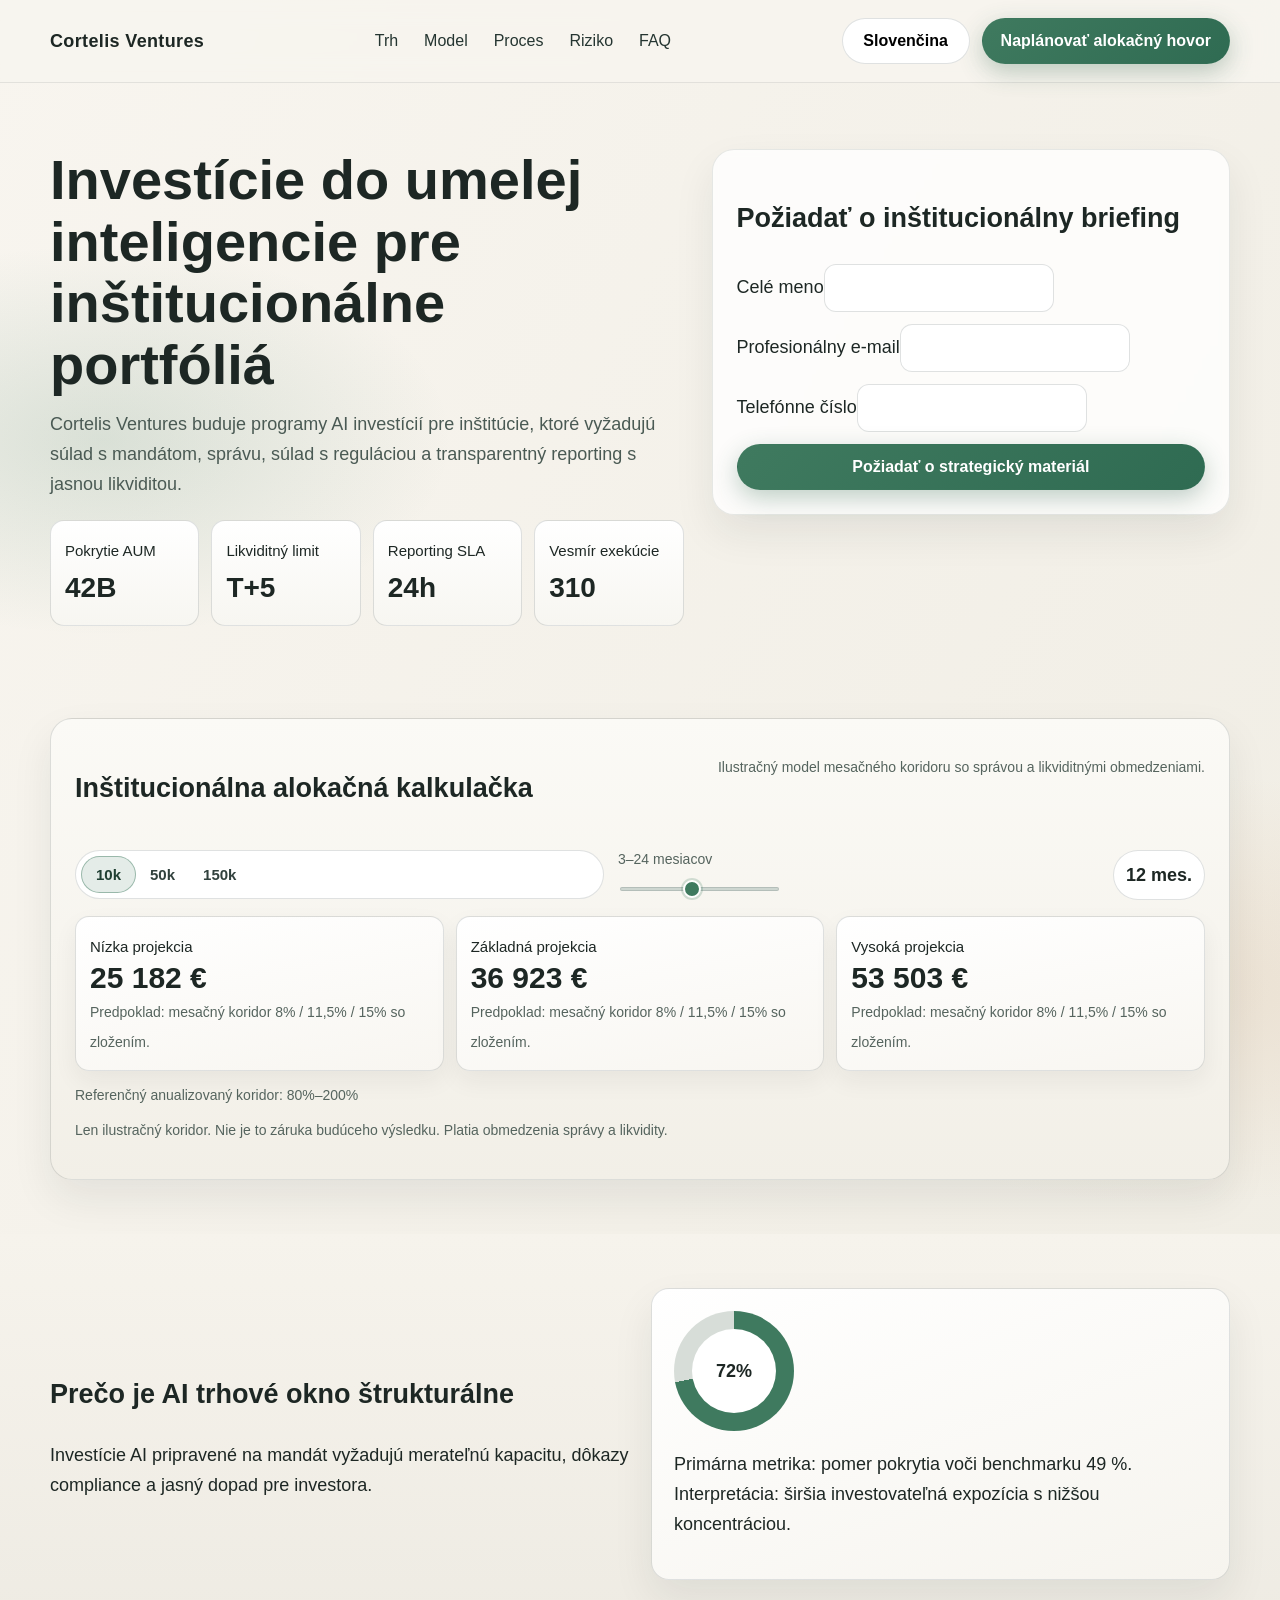
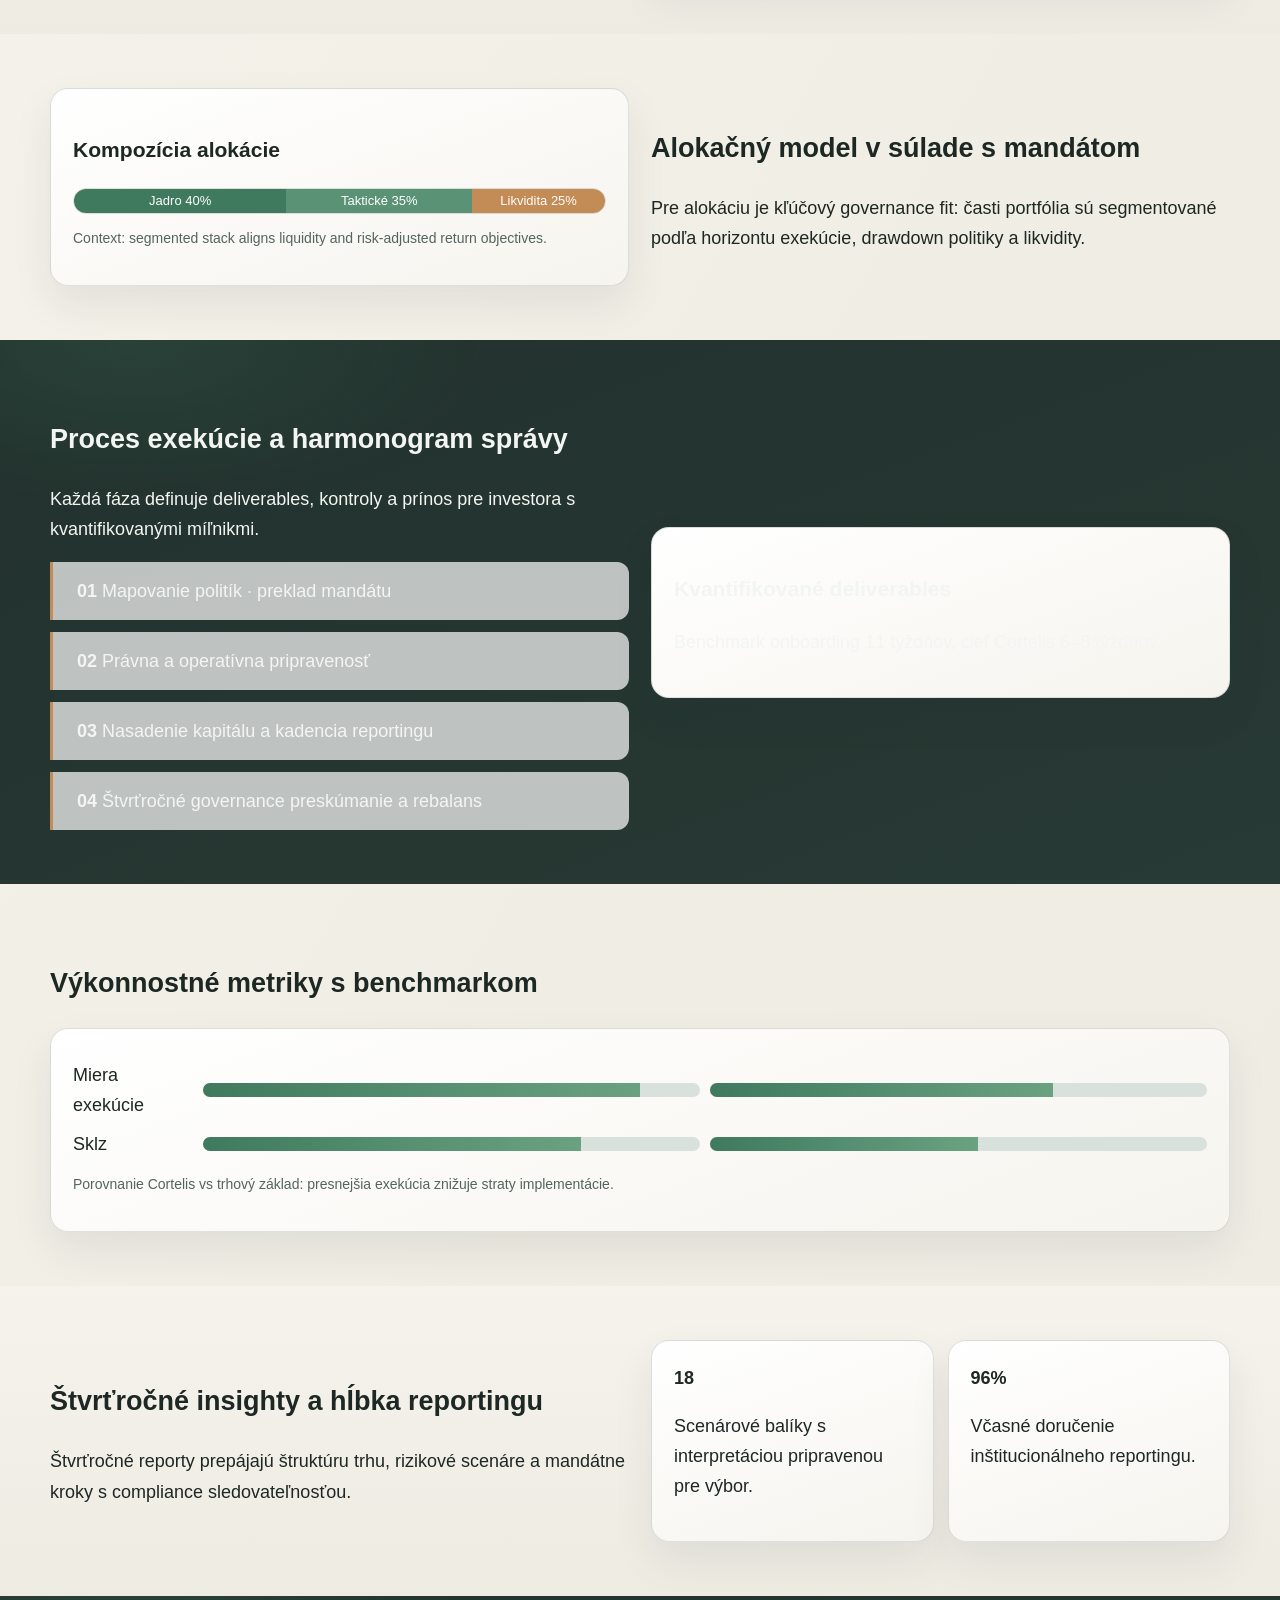
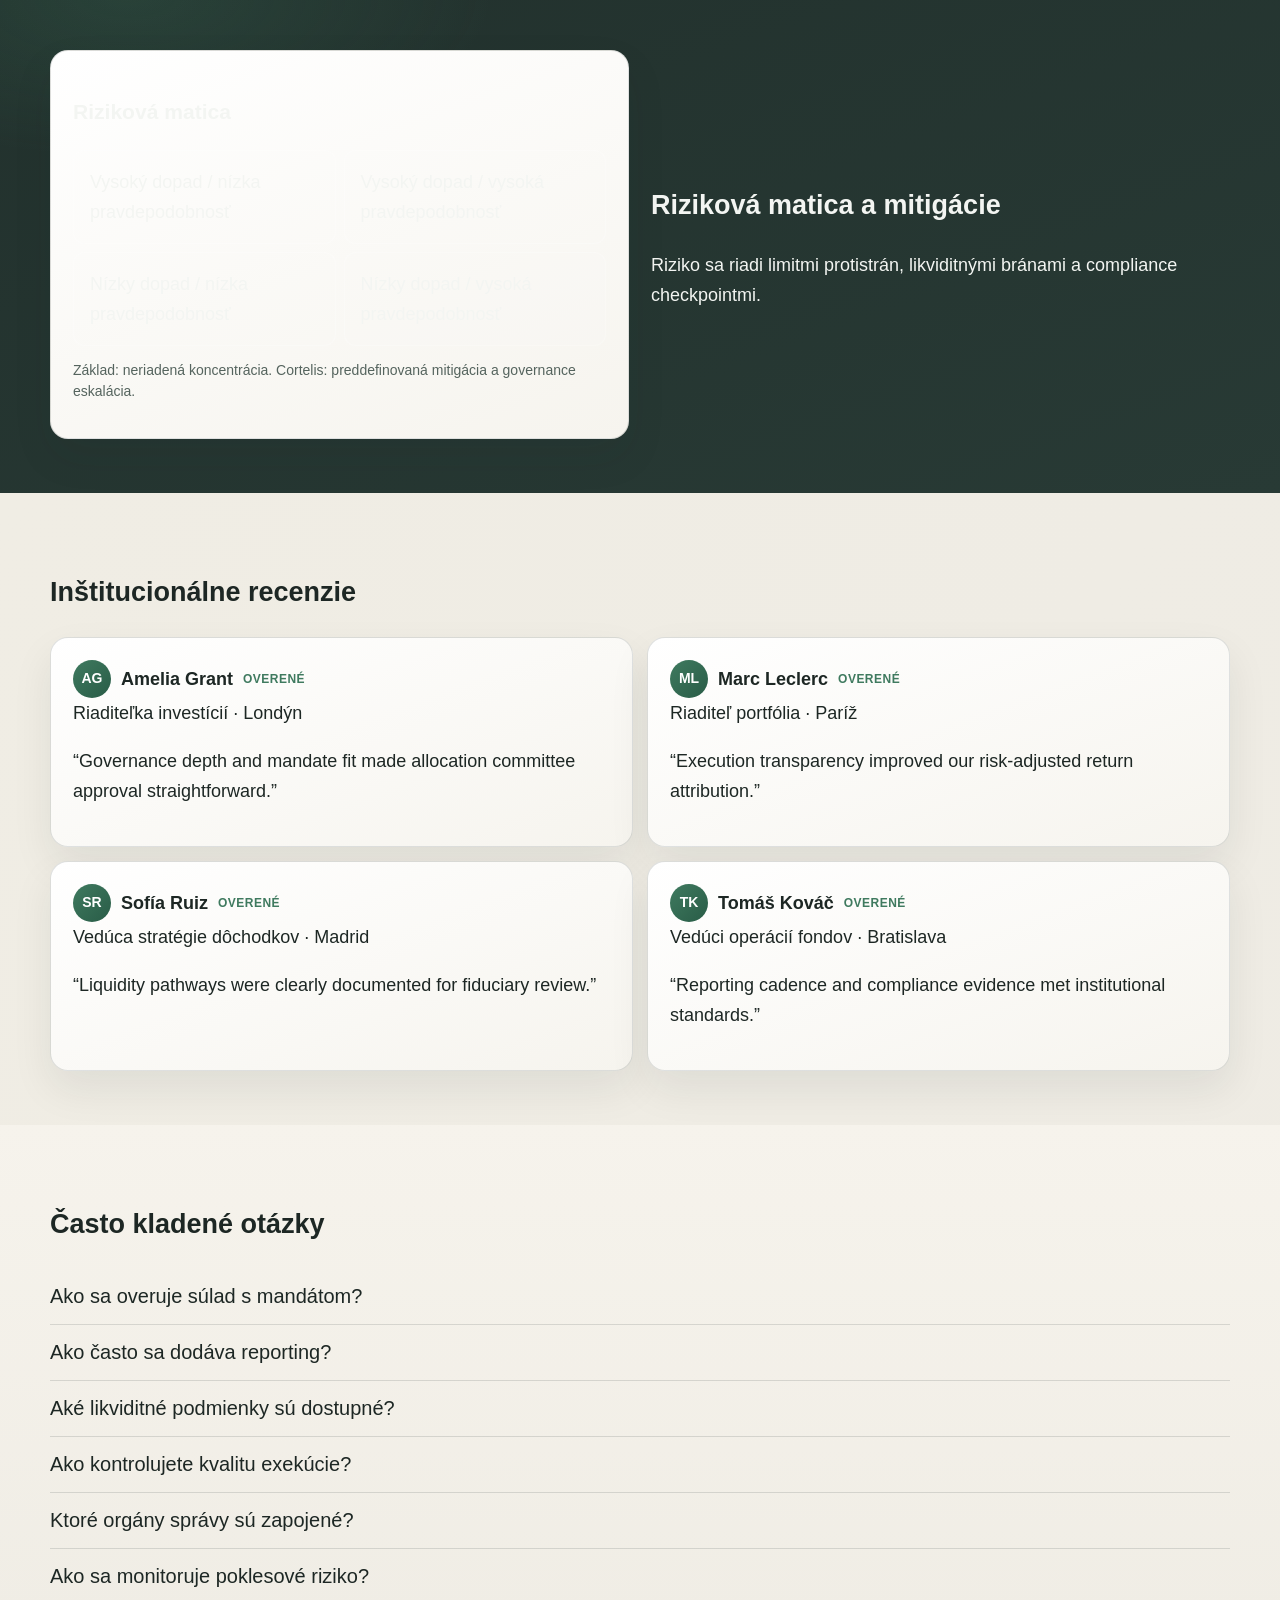
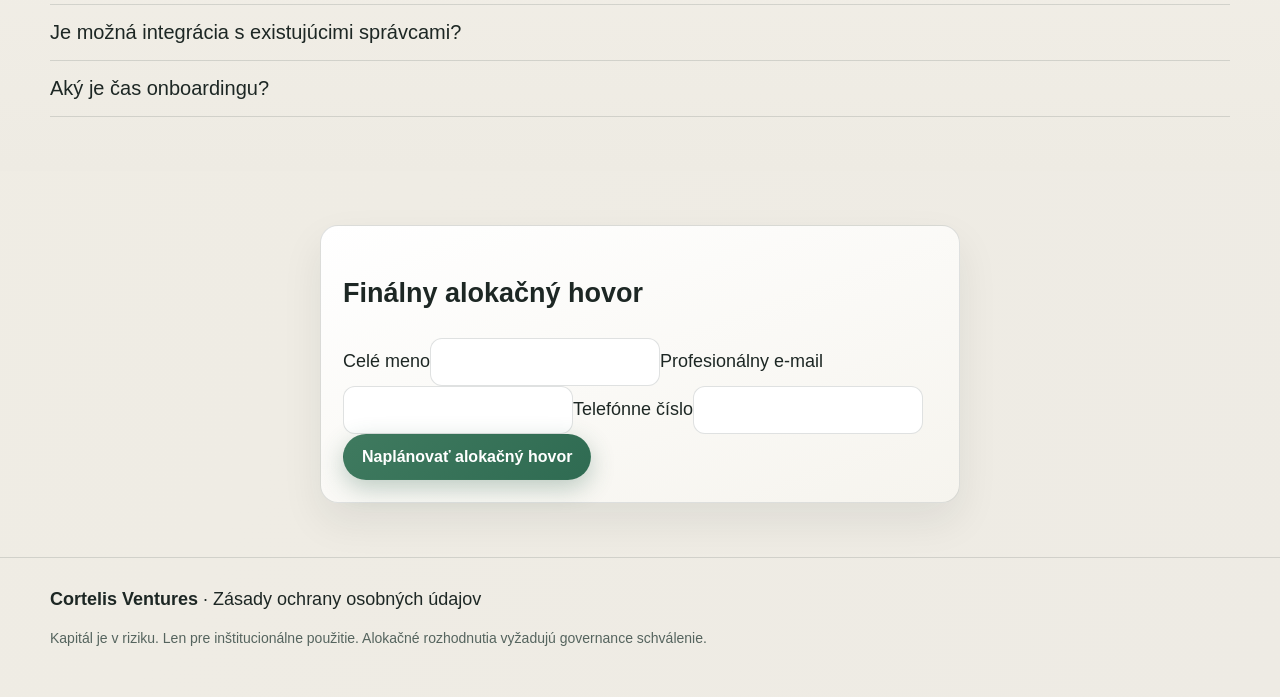
<file: sk/index.html>
<!doctype html>
<html lang="sk">
<head>
<meta charset="utf-8" />
<meta name="viewport" content="width=device-width, initial-scale=1" />
<title>Cortelis Ventures Slovensko | AI investície</title>
<meta name="description" content="Inštitucionálna platforma AI investícií so správou, likviditou a realizáciou s dôrazom na rizikovo upravený výnos." />
<link rel="canonical" href="https://cortelisventures.com/sk/index.html" />
<link rel="alternate" hreflang="en" href="https://cortelisventures.com/index.html" />
<link rel="alternate" hreflang="de" href="https://cortelisventures.com/de/index.html" />
<link rel="alternate" hreflang="fr" href="https://cortelisventures.com/fr/index.html" />
<link rel="alternate" hreflang="es" href="https://cortelisventures.com/es/index.html" />
<link rel="alternate" hreflang="it" href="https://cortelisventures.com/it/index.html" />
<link rel="alternate" hreflang="tr" href="https://cortelisventures.com/tr/index.html" />
<link rel="alternate" hreflang="pt" href="https://cortelisventures.com/pt/index.html" />
<link rel="alternate" hreflang="ja" href="https://cortelisventures.com/jp/index.html" />
<link rel="alternate" hreflang="sk" href="https://cortelisventures.com/sk/index.html" />
<link rel="alternate" hreflang="nl-BE" href="https://cortelisventures.com/be/index.html" />
<meta property="og:title" content="Cortelis Ventures Slovensko | AI investície" /><meta property="og:description" content="Inštitucionálna platforma AI investícií so správou, likviditou a realizáciou s dôrazom na rizikovo upravený výnos." /><meta property="og:type" content="website" />
<meta property="og:url" content="https://cortelisventures.com/sk/index.html" />
<meta name="twitter:card" content="summary_large_image" /><meta name="twitter:title" content="Cortelis Ventures Slovensko | AI investície" /><meta name="twitter:description" content="Inštitucionálna platforma AI investícií so správou, likviditou a realizáciou s dôrazom na rizikovo upravený výnos." />
<link rel="stylesheet" href="../assets/style.css" />
<script defer src="../assets/app.js"></script>
<script type="application/ld+json">{"@context":"https://schema.org","@graph":[{"@type":"Organization","name":"Cortelis Ventures","url":"https://cortelisventures.com"},{"@type":"WebSite","name":"Cortelis Ventures","url":"https://cortelisventures.com"},{"@type":"FAQPage","mainEntity":[{"@type":"Question","name":"Ako sa overuje súlad s mandátom?","acceptedAnswer":{"@type":"Answer","text":"Pred každým návrhom mapujeme rozpočet likvidity, výnosový koridor, toleranciu drawdownu a compliance politiku."}}]},{"@type":"Review","author":{"@type":"Person","name":"Amelia Grant"},"reviewBody":"Governance discipline and execution reporting were institutional in quality.","reviewRating":{"@type":"Rating","ratingValue":"5"}}]}</script>
</head>
<body data-locale="sk-SK" data-currency="EUR">
<header class="site-header"><div class="container header-inner"><div class="brand">Cortelis Ventures</div><nav class="main-nav"><a href="#market">Trh</a><a href="#model">Model</a><a href="#process">Proces</a><a href="#risk">Riziko</a><a href="#faq">FAQ</a></nav><div class="header-right"><div class="lang-wrap"><button class="lang-toggle" aria-label="Slovenčina">Slovenčina</button><div class="lang-menu">
<a href="../index.html"><span class="flag"><svg viewBox="0 0 24 24"><rect width="24" height="24" fill="#012169"/><path d="M0 0l24 24M24 0L0 24" stroke="#fff" stroke-width="4"/><path d="M0 0l24 24M24 0L0 24" stroke="#C8102E" stroke-width="2"/><path d="M12 0v24M0 12h24" stroke="#fff" stroke-width="6"/><path d="M12 0v24M0 12h24" stroke="#C8102E" stroke-width="3"/></svg></span>English</a>
<a href="../de/index.html"><span class="flag"><svg viewBox="0 0 3 2"><rect width="3" height="2" fill="#dd0000"/><rect width="3" height="1.333" y="0" fill="#000"/><rect width="3" height=".666" y="1.333" fill="#ffce00"/></svg></span>Deutsch</a>
<a href="../fr/index.html"><span class="flag"><svg viewBox="0 0 3 2"><rect width="1" height="2" fill="#0055a4"/><rect x="1" width="1" height="2" fill="#fff"/><rect x="2" width="1" height="2" fill="#ef4135"/></svg></span>Français</a>
<a href="../es/index.html"><span class="flag"><svg viewBox="0 0 3 2"><rect width="3" height="2" fill="#aa151b"/><rect y=".5" width="3" height="1" fill="#f1bf00"/></svg></span>Español</a>
<a href="../it/index.html"><span class="flag"><svg viewBox="0 0 3 2"><rect width="1" height="2" fill="#009246"/><rect x="1" width="1" height="2" fill="#fff"/><rect x="2" width="1" height="2" fill="#ce2b37"/></svg></span>Italiano</a>
<a href="../tr/index.html"><span class="flag"><svg viewBox="0 0 24 24"><rect width="24" height="24" fill="#e30a17"/><circle cx="10" cy="12" r="6" fill="#fff"/><circle cx="12" cy="12" r="5" fill="#e30a17"/></svg></span>Türkçe</a>
<a href="../pt/index.html"><span class="flag"><svg viewBox="0 0 3 2"><rect width="1.2" height="2" fill="#006600"/><rect x="1.2" width="1.8" height="2" fill="#ff0000"/></svg></span>Português</a>
<a href="../jp/index.html"><span class="flag"><svg viewBox="0 0 3 2"><rect width="3" height="2" fill="#fff"/><circle cx="1.5" cy="1" r=".5" fill="#bc002d"/></svg></span>日本語</a>
<a href="../sk/index.html"><span class="flag"><svg viewBox="0 0 3 2"><rect width="3" height="2" fill="#ee1c25"/><rect width="3" height="1.333" fill="#0b4ea2"/><rect width="3" height=".666" fill="#fff"/></svg></span>Slovenčina</a>
<a href="../be/index.html"><span class="flag"><svg viewBox="0 0 3 2"><rect width="1" height="2" fill="#000"/><rect x="1" width="1" height="2" fill="#ffd90c"/><rect x="2" width="1" height="2" fill="#ef3340"/></svg></span>Nederlands</a>
</div></div><a href="#final-cta" class="btn btn-primary">Naplánovať alokačný hovor</a><button id="burger" class="burger" aria-label="Menu">☰</button></div></div></header>
<div class="overlay" id="overlay"></div>
<aside id="drawer" class="drawer" aria-label="mobile"><button class="drawer-close" id="drawerClose" aria-label="Zavrieť">✕</button><nav><a href="#market">Trh</a><a href="#model">Model</a><a href="#process">Proces</a><a href="#risk">Riziko</a><a href="#faq">FAQ</a></nav><div class="lang-wrap"><button class="lang-toggle">Slovenčina</button><div class="lang-menu">
<a href="../index.html"><span class="flag"><svg viewBox="0 0 24 24"><rect width="24" height="24" fill="#012169"/><path d="M0 0l24 24M24 0L0 24" stroke="#fff" stroke-width="4"/><path d="M0 0l24 24M24 0L0 24" stroke="#C8102E" stroke-width="2"/><path d="M12 0v24M0 12h24" stroke="#fff" stroke-width="6"/><path d="M12 0v24M0 12h24" stroke="#C8102E" stroke-width="3"/></svg></span>English</a>
<a href="../de/index.html"><span class="flag"><svg viewBox="0 0 3 2"><rect width="3" height="2" fill="#dd0000"/><rect width="3" height="1.333" y="0" fill="#000"/><rect width="3" height=".666" y="1.333" fill="#ffce00"/></svg></span>Deutsch</a>
<a href="../fr/index.html"><span class="flag"><svg viewBox="0 0 3 2"><rect width="1" height="2" fill="#0055a4"/><rect x="1" width="1" height="2" fill="#fff"/><rect x="2" width="1" height="2" fill="#ef4135"/></svg></span>Français</a>
<a href="../es/index.html"><span class="flag"><svg viewBox="0 0 3 2"><rect width="3" height="2" fill="#aa151b"/><rect y=".5" width="3" height="1" fill="#f1bf00"/></svg></span>Español</a>
<a href="../it/index.html"><span class="flag"><svg viewBox="0 0 3 2"><rect width="1" height="2" fill="#009246"/><rect x="1" width="1" height="2" fill="#fff"/><rect x="2" width="1" height="2" fill="#ce2b37"/></svg></span>Italiano</a>
<a href="../tr/index.html"><span class="flag"><svg viewBox="0 0 24 24"><rect width="24" height="24" fill="#e30a17"/><circle cx="10" cy="12" r="6" fill="#fff"/><circle cx="12" cy="12" r="5" fill="#e30a17"/></svg></span>Türkçe</a>
<a href="../pt/index.html"><span class="flag"><svg viewBox="0 0 3 2"><rect width="1.2" height="2" fill="#006600"/><rect x="1.2" width="1.8" height="2" fill="#ff0000"/></svg></span>Português</a>
<a href="../jp/index.html"><span class="flag"><svg viewBox="0 0 3 2"><rect width="3" height="2" fill="#fff"/><circle cx="1.5" cy="1" r=".5" fill="#bc002d"/></svg></span>日本語</a>
<a href="../sk/index.html"><span class="flag"><svg viewBox="0 0 3 2"><rect width="3" height="2" fill="#ee1c25"/><rect width="3" height="1.333" fill="#0b4ea2"/><rect width="3" height=".666" fill="#fff"/></svg></span>Slovenčina</a>
<a href="../be/index.html"><span class="flag"><svg viewBox="0 0 3 2"><rect width="1" height="2" fill="#000"/><rect x="1" width="1" height="2" fill="#ffd90c"/><rect x="2" width="1" height="2" fill="#ef3340"/></svg></span>Nederlands</a>
</div></div><a href="#final-cta" class="btn btn-primary">Naplánovať alokačný hovor</a></aside>
<main>
<section class="hero"><div class="container hero-grid"><div><h1>Investície do umelej inteligencie pre inštitucionálne portfóliá</h1><p>Cortelis Ventures buduje programy AI investícií pre inštitúcie, ktoré vyžadujú súlad s mandátom, správu, súlad s reguláciou a transparentný reporting s jasnou likviditou.</p><div class="kpi-strip"><div class="kpi-item"><small>Pokrytie AUM</small><strong>42B</strong></div><div class="kpi-item"><small>Likviditný limit</small><strong>T+5</strong></div><div class="kpi-item"><small>Reporting SLA</small><strong>24h</strong></div><div class="kpi-item"><small>Vesmír exekúcie</small><strong>310</strong></div></div></div><div class="panel glass form-card"><h2>Požiadať o inštitucionálny briefing</h2><form><label>Celé meno<input aria-label="Celé meno" required></label><label>Profesionálny e-mail<input type="email" aria-label="Profesionálny e-mail" required></label><label>Telefónne číslo<input aria-label="Telefónne číslo" required></label><button class="btn btn-primary" type="submit">Požiadať o strategický materiál</button></form></div></div></section>
<section><div class="container"><div class="calculator"><div class="calc-head"><h2>Inštitucionálna alokačná kalkulačka</h2><p class="micro">Ilustračný model mesačného koridoru so správou a likviditnými obmedzeniami.</p></div><div class="calc-inputs"><div class="segmented"><button class="active" data-amount="10000">10k</button><button data-amount="50000">50k</button><button data-amount="150000">150k</button></div><div><div class="micro">3–24 mesiacov</div><input id="monthsRange" type="range" min="3" max="24" value="12" /></div><div id="monthsValue" class="calc-pill" data-label="{m} mes.">12</div></div><div class="calc-results"><div class="calc-card"><small>Nízka projekcia</small><strong id="lowValue"></strong><span class="micro">Predpoklad: mesačný koridor 8% / 11,5% / 15% so zložením.</span></div><div class="calc-card"><small>Základná projekcia</small><strong id="baseValue"></strong><span class="micro">Predpoklad: mesačný koridor 8% / 11,5% / 15% so zložením.</span></div><div class="calc-card"><small>Vysoká projekcia</small><strong id="highValue"></strong><span class="micro">Predpoklad: mesačný koridor 8% / 11,5% / 15% so zložením.</span></div></div><p class="micro">Referenčný anualizovaný koridor: 80%–200%</p><p class="micro">Len ilustračný koridor. Nie je to záruka budúceho výsledku. Platia obmedzenia správy a likvidity.</p></div></div></section>
<section id="market" class="section-alt"><div class="container split"><div><h2>Prečo je AI trhové okno štrukturálne</h2><p>Investície AI pripravené na mandát vyžadujú merateľnú kapacitu, dôkazy compliance a jasný dopad pre investora.</p></div><div class="panel card"><div class="ring"><span>72%</span></div><p>Primárna metrika: pomer pokrytia voči benchmarku 49 %. Interpretácia: širšia investovateľná expozícia s nižšou koncentráciou.</p></div></div></section>
<section id="model"><div class="container split"><div class="panel card"><h3>Kompozícia alokácie</h3><div class="alloc-bar"><span style="width:40%;background:#3f7a5f">Jadro 40%</span><span style="width:35%;background:#5a9276">Taktické 35%</span><span style="width:25%;background:#c38b55">Likvidita 25%</span></div><p class="micro">Context: segmented stack aligns liquidity and risk-adjusted return objectives.</p></div><div><h2>Alokačný model v súlade s mandátom</h2><p>Pre alokáciu je kľúčový governance fit: časti portfólia sú segmentované podľa horizontu exekúcie, drawdown politiky a likvidity.</p></div></div></section>
<section id="process" class="section-dark"><div class="container split"><div><h2>Proces exekúcie a harmonogram správy</h2><p>Každá fáza definuje deliverables, kontroly a prínos pre investora s kvantifikovanými míľnikmi.</p><div class="timeline"><div class="timeline-item"><strong>01</strong> Mapovanie politík · preklad mandátu</div><div class="timeline-item"><strong>02</strong> Právna a operatívna pripravenosť</div><div class="timeline-item"><strong>03</strong> Nasadenie kapitálu a kadencia reportingu</div><div class="timeline-item"><strong>04</strong> Štvrťročné governance preskúmanie a rebalans</div></div></div><div class="panel card"><h3>Kvantifikované deliverables</h3><p>Benchmark onboarding 11 týždňov, cieľ Cortelis 6–8 týždňov.</p></div></div></section>
<section><div class="container"><h2>Výkonnostné metriky s benchmarkom</h2><div class="comp-bars panel card"><div class="row"><span>Miera exekúcie</span><div class="bar"><i style="width:88%"></i></div><div class="bar"><i style="width:69%"></i></div></div><div class="row"><span>Sklz</span><div class="bar"><i style="width:76%"></i></div><div class="bar"><i style="width:54%"></i></div></div><p class="micro">Porovnanie Cortelis vs trhový základ: presnejšia exekúcia znižuje straty implementácie.</p></div></div></section>
<section class="section-alt"><div class="container split"><div><h2>Štvrťročné insighty a hĺbka reportingu</h2><p>Štvrťročné reporty prepájajú štruktúru trhu, rizikové scenáre a mandátne kroky s compliance sledovateľnosťou.</p></div><div class="visual-grid"><div class="card"><strong>18</strong><p>Scenárové balíky s interpretáciou pripravenou pre výbor.</p></div><div class="card"><strong>96%</strong><p>Včasné doručenie inštitucionálneho reportingu.</p></div></div></div></section>
<section id="risk" class="section-dark"><div class="container split"><div class="panel card"><h3>Riziková matica</h3><div class="matrix"><div>Vysoký dopad / nízka pravdepodobnosť</div><div>Vysoký dopad / vysoká pravdepodobnosť</div><div>Nízky dopad / nízka pravdepodobnosť</div><div>Nízky dopad / vysoká pravdepodobnosť</div></div><p class="micro">Základ: neriadená koncentrácia. Cortelis: preddefinovaná mitigácia a governance eskalácia.</p></div><div><h2>Riziková matica a mitigácie</h2><p>Riziko sa riadi limitmi protistrán, likviditnými bránami a compliance checkpointmi.</p></div></div></section>
<section><div class="container"><h2>Inštitucionálne recenzie</h2><div class="reviews"><article class="card review"><div class="top"><div class="avatar">AG</div><strong>Amelia Grant</strong><span class="verified">OVERENÉ</span></div><div>Riaditeľka investícií · Londýn</div><p>“Governance depth and mandate fit made allocation committee approval straightforward.”</p></article><article class="card review"><div class="top"><div class="avatar">ML</div><strong>Marc Leclerc</strong><span class="verified">OVERENÉ</span></div><div>Riaditeľ portfólia · Paríž</div><p>“Execution transparency improved our risk-adjusted return attribution.”</p></article><article class="card review"><div class="top"><div class="avatar">SR</div><strong>Sofía Ruiz</strong><span class="verified">OVERENÉ</span></div><div>Vedúca stratégie dôchodkov · Madrid</div><p>“Liquidity pathways were clearly documented for fiduciary review.”</p></article><article class="card review"><div class="top"><div class="avatar">TK</div><strong>Tomáš Kováč</strong><span class="verified">OVERENÉ</span></div><div>Vedúci operácií fondov · Bratislava</div><p>“Reporting cadence and compliance evidence met institutional standards.”</p></article></div></div></section>
<section id="faq" class="section-alt"><div class="container"><h2>Často kladené otázky</h2><div class="faq-item"><button class="faq-q" aria-expanded="false">Ako sa overuje súlad s mandátom?</button><div class="faq-a"><p>Pred každým návrhom mapujeme rozpočet likvidity, výnosový koridor, toleranciu drawdownu a compliance politiku.</p></div></div>
<div class="faq-item"><button class="faq-q" aria-expanded="false">Ako často sa dodáva reporting?</button><div class="faq-a"><p>Inštitucionálne balíky dodávame mesačne, štvrťročne s hlbšou atribúciou.</p></div></div>
<div class="faq-item"><button class="faq-q" aria-expanded="false">Aké likviditné podmienky sú dostupné?</button><div class="faq-a"><p>Programy ponúkajú stupňované likviditné brány s dokumentovanými lehotami.</p></div></div>
<div class="faq-item"><button class="faq-q" aria-expanded="false">Ako kontrolujete kvalitu exekúcie?</button><div class="faq-a"><p>Pokyny smerujeme cez schválené trhy s kontrolou sklzu, fill-rate a koncentrácie.</p></div></div>
<div class="faq-item"><button class="faq-q" aria-expanded="false">Ktoré orgány správy sú zapojené?</button><div class="faq-a"><p>Investičný, rizikový a compliance výbor schvaľujú podľa politiky.</p></div></div>
<div class="faq-item"><button class="faq-q" aria-expanded="false">Ako sa monitoruje poklesové riziko?</button><div class="faq-a"><p>Denne monitorujeme stresové mriežky, scenárové spúšťače a limity protistrán.</p></div></div>
<div class="faq-item"><button class="faq-q" aria-expanded="false">Je možná integrácia s existujúcimi správcami?</button><div class="faq-a"><p>Áno, architektúra podporuje hlavné depozitáre aj externých administrátorov.</p></div></div>
<div class="faq-item"><button class="faq-q" aria-expanded="false">Aký je čas onboardingu?</button><div class="faq-a"><p>Typicky trvá onboarding šesť až osem týždňov.</p></div></div></div></section>
<section id="final-cta" class="final-cta"><div class="container"><div class="card"><h2>Finálny alokačný hovor</h2><form><label>Celé meno<input aria-label="Celé meno" required></label><label>Profesionálny e-mail<input type="email" aria-label="Profesionálny e-mail" required></label><label>Telefónne číslo<input aria-label="Telefónne číslo" required></label><button class="btn btn-primary" type="submit">Naplánovať alokačný hovor</button></form></div></div></section>
</main>
<footer><div class="container"><strong>Cortelis Ventures</strong> · <a href="#" data-open-privacy>Zásady ochrany osobných údajov</a><p class="micro">Kapitál je v riziku. Len pre inštitucionálne použitie. Alokačné rozhodnutia vyžadujú governance schválenie.</p></div></footer>
<div class="modal-wrap" id="privacyModal"><div class="modal panel"><div class="modal-header"><h3>Zásady ochrany osobných údajov</h3><button class="icon-btn" data-close-privacy aria-label="Zavrieť">✕</button></div><div class="modal-content"><p>Úvod: politika vysvetľuje inštitucionálne spracovanie údajov a ochrany.</p><p>Zber údajov: metadáta kontaktu, komunikácie, onboardingu a reportingu.</p><p>Právny základ: zmluvná potreba, regulačná povinnosť a oprávnený záujem.</p><p>Cookies: funkčné a analytické cookies môžu byť použité pre spoľahlivosť služby.</p><p>Retencia: údaje sa uchovávajú podľa regulačných a zmluvných lehôt.</p><p>Zdieľanie tretím stranám: obmedzené na depozitárov, administrátorov a súladných poskytovateľov.</p><p>Bezpečnosť: šifrovanie, riadenie prístupu, reakcia na incidenty a audit logy.</p><p>Práva používateľa: prístup, oprava, vymazanie a prenositeľnosť.</p><p>Medzinárodné prenosy: cezhraničné spracovanie so zmluvnými zárukami.</p><p>Rizikové zverejnenie: trhové, likviditné a protistranové riziká môžu ovplyvniť výsledok.</p><p>Kontakt: compliance@cortelisventures.com</p></div><div class="modal-footer"><button class="btn" data-close-privacy>Zavrieť</button></div></div></div>
</body>
</html>
</file>
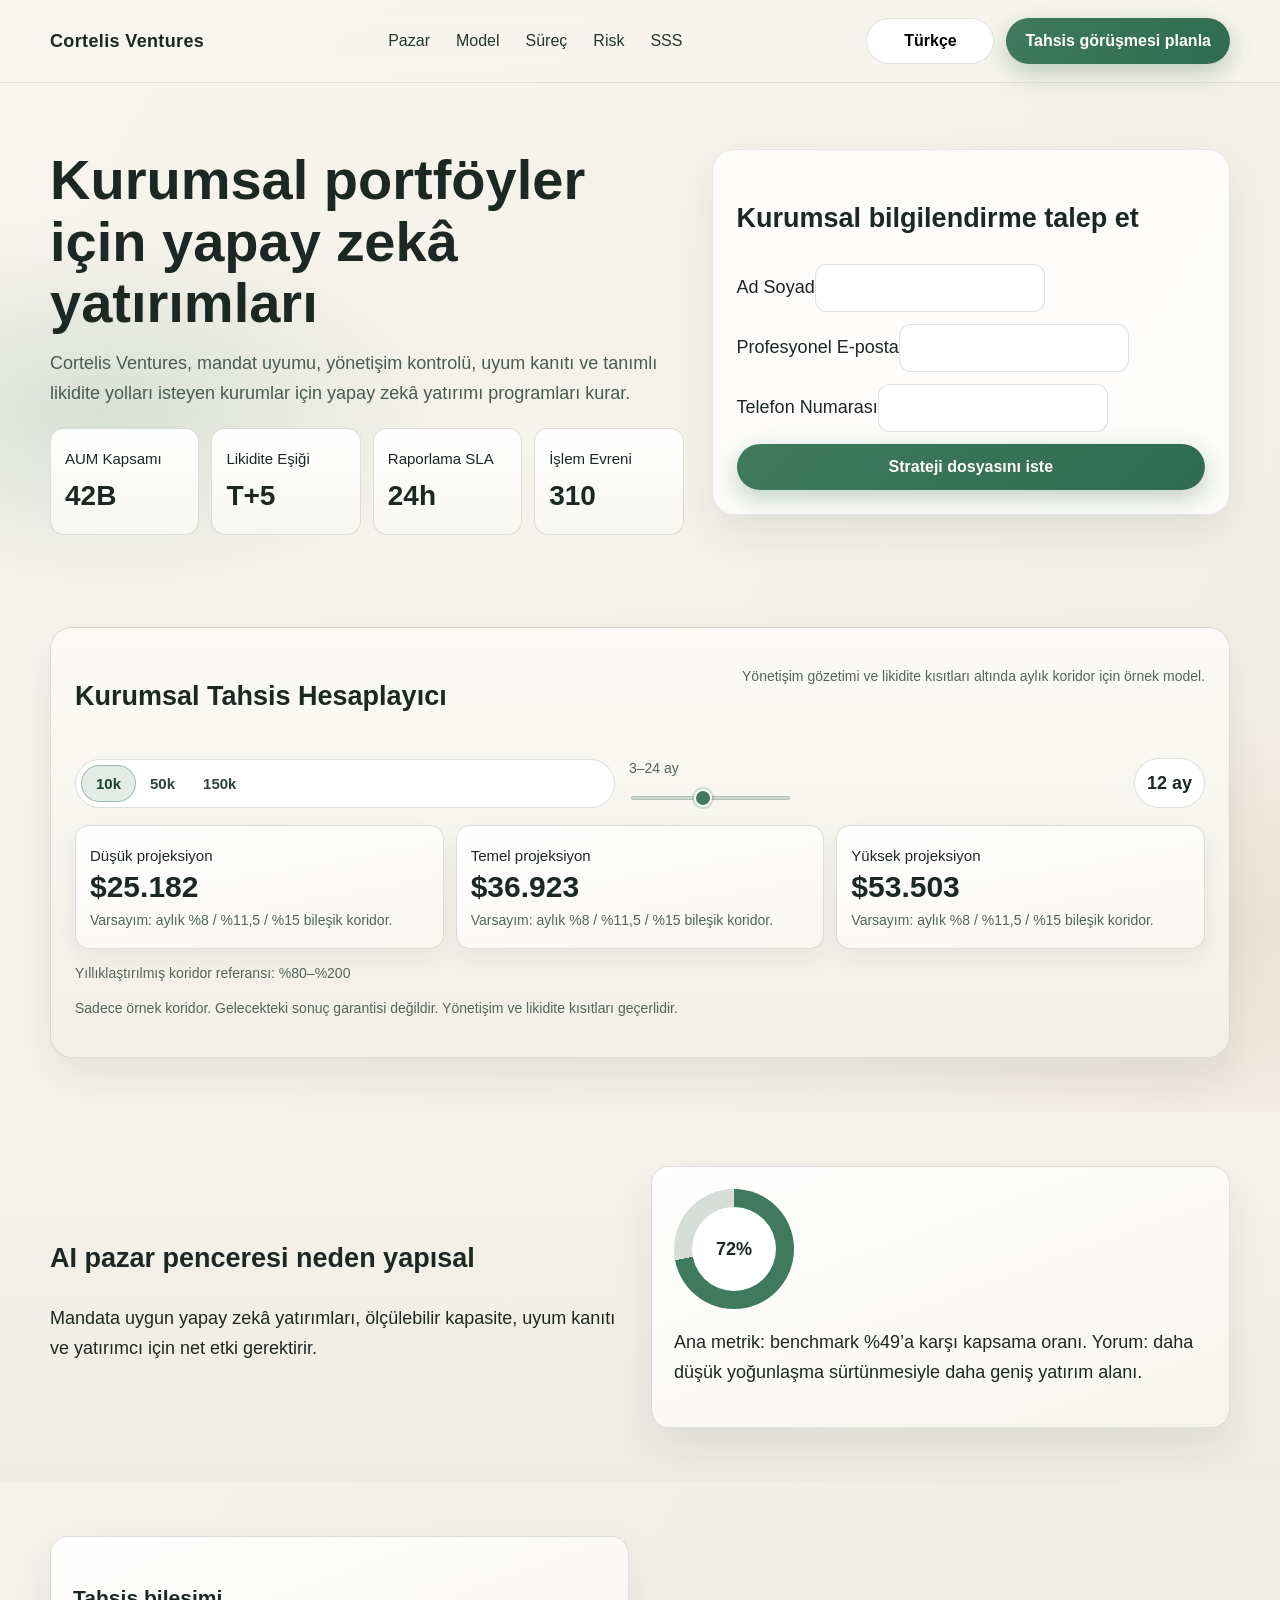
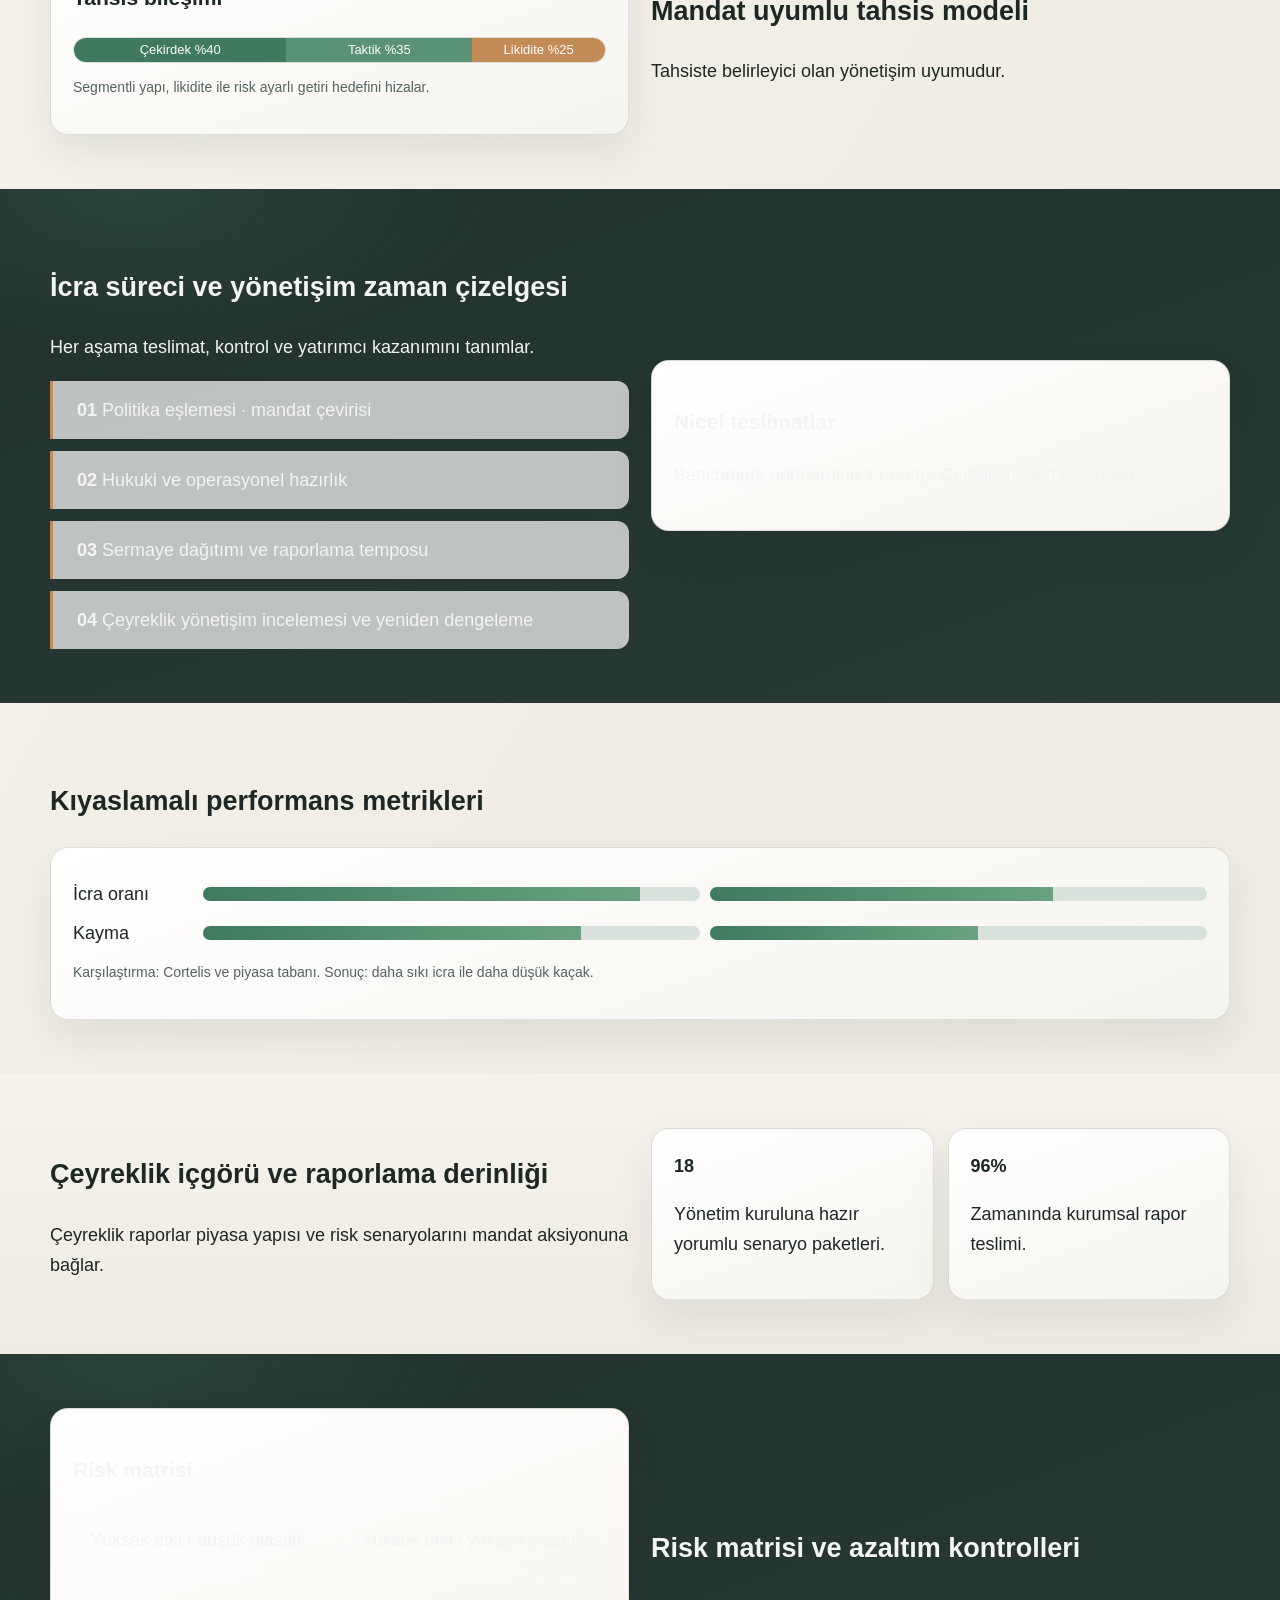
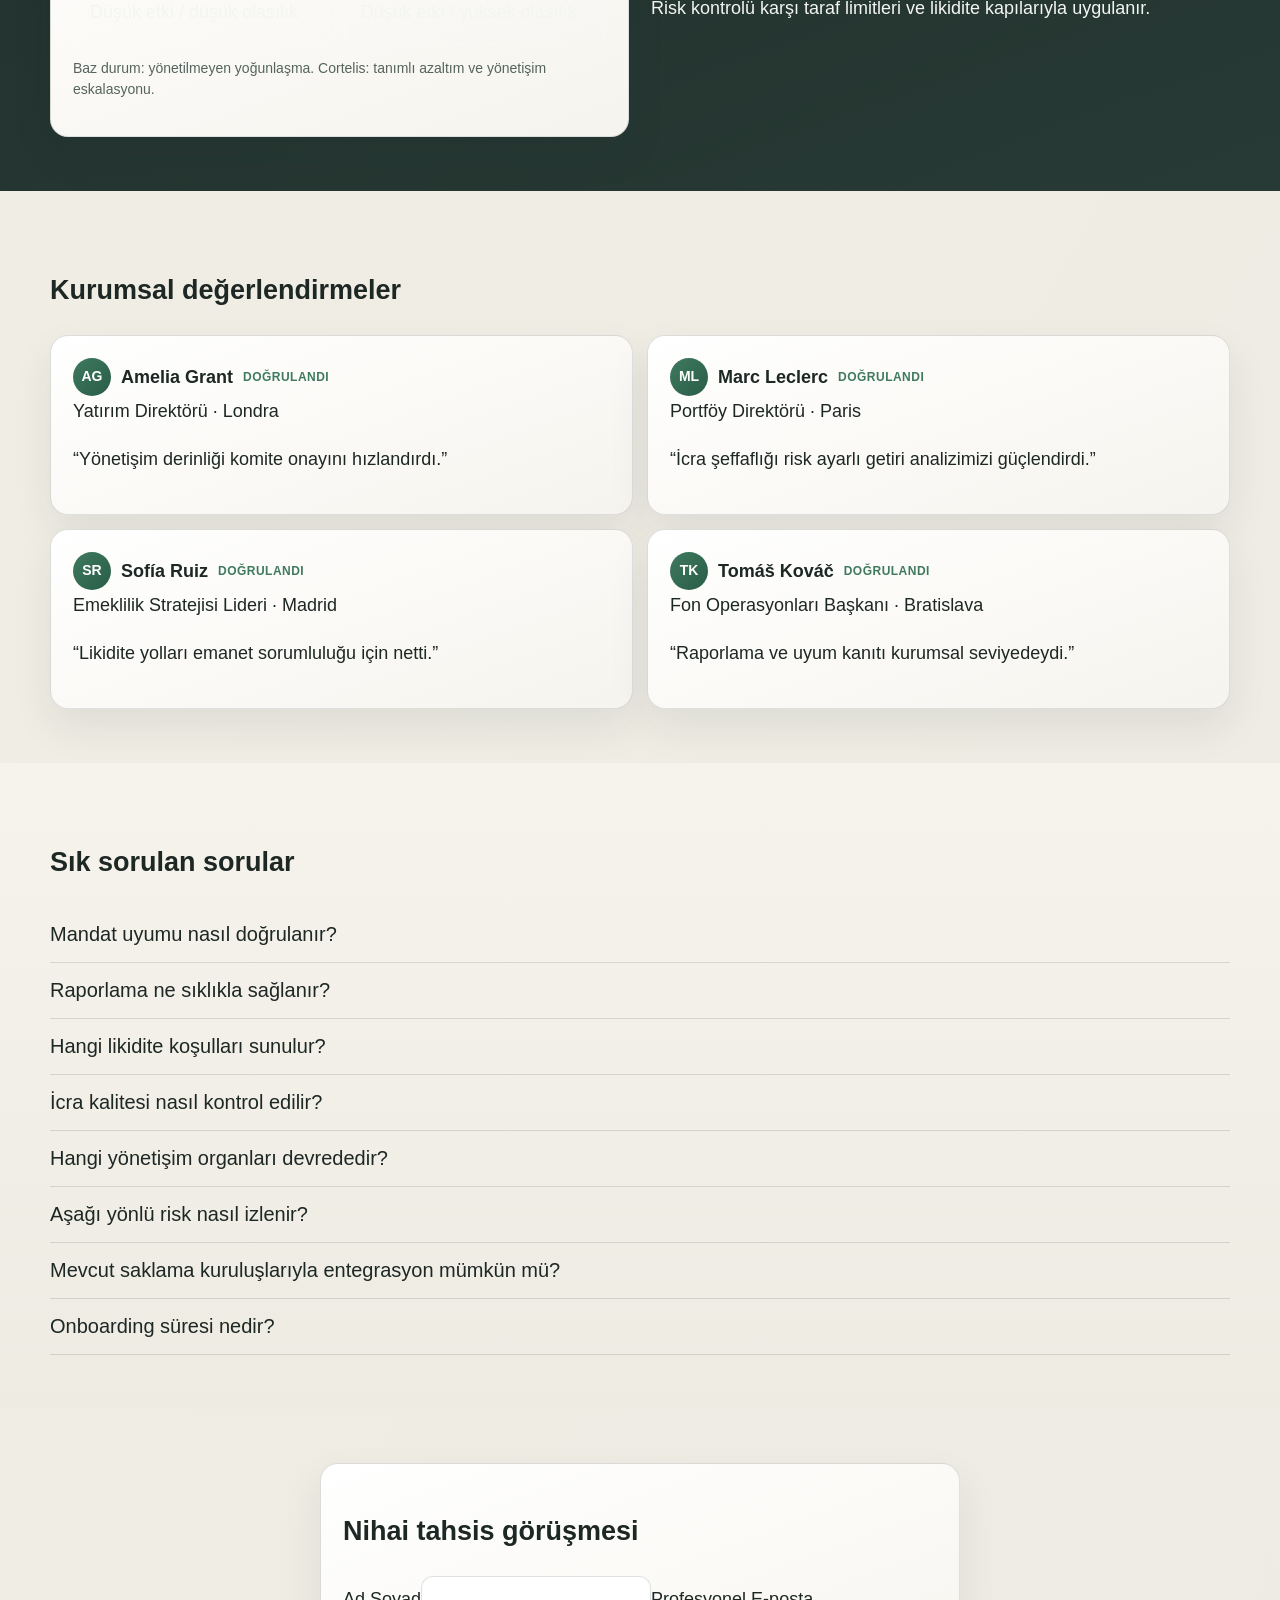
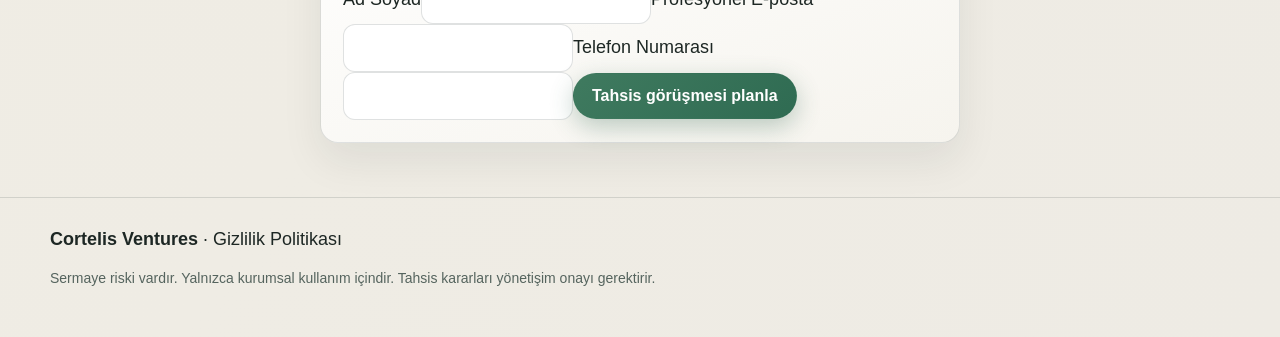
<file: tr/index.html>
<!doctype html>
<html lang="tr">
<head>
<meta charset="utf-8" />
<meta name="viewport" content="width=device-width, initial-scale=1" />
<title>Cortelis Ventures Türkiye | Yapay Zekâ Yatırımları</title>
<meta name="description" content="Yönetişim odaklı, likidite kontrollü ve risk ayarlı getiriyi hedefleyen kurumsal yapay zekâ yatırım platformu." />
<link rel="canonical" href="https://cortelisventures.com/tr/index.html" />
<link rel="alternate" hreflang="en" href="https://cortelisventures.com/index.html" />
<link rel="alternate" hreflang="de" href="https://cortelisventures.com/de/index.html" />
<link rel="alternate" hreflang="fr" href="https://cortelisventures.com/fr/index.html" />
<link rel="alternate" hreflang="es" href="https://cortelisventures.com/es/index.html" />
<link rel="alternate" hreflang="it" href="https://cortelisventures.com/it/index.html" />
<link rel="alternate" hreflang="tr" href="https://cortelisventures.com/tr/index.html" />
<link rel="alternate" hreflang="pt" href="https://cortelisventures.com/pt/index.html" />
<link rel="alternate" hreflang="ja" href="https://cortelisventures.com/jp/index.html" />
<link rel="alternate" hreflang="sk" href="https://cortelisventures.com/sk/index.html" />
<link rel="alternate" hreflang="nl-BE" href="https://cortelisventures.com/be/index.html" />
<meta property="og:title" content="Cortelis Ventures Türkiye | Yapay Zekâ Yatırımları" /><meta property="og:description" content="Yönetişim odaklı, likidite kontrollü ve risk ayarlı getiriyi hedefleyen kurumsal yapay zekâ yatırım platformu." /><meta property="og:type" content="website" />
<meta property="og:url" content="https://cortelisventures.com/tr/index.html" />
<meta name="twitter:card" content="summary_large_image" /><meta name="twitter:title" content="Cortelis Ventures Türkiye | Yapay Zekâ Yatırımları" /><meta name="twitter:description" content="Yönetişim odaklı, likidite kontrollü ve risk ayarlı getiriyi hedefleyen kurumsal yapay zekâ yatırım platformu." />
<link rel="stylesheet" href="../assets/style.css" />
<script defer src="../assets/app.js"></script>
<script type="application/ld+json">{"@context":"https://schema.org","@graph":[{"@type":"Organization","name":"Cortelis Ventures","url":"https://cortelisventures.com"},{"@type":"WebSite","name":"Cortelis Ventures","url":"https://cortelisventures.com"},{"@type":"FAQPage","mainEntity":[{"@type":"Question","name":"Mandat uyumu nasıl doğrulanır?","acceptedAnswer":{"@type":"Answer","text":"Her tahsis önerisinden önce likidite bütçesi, getiri koridoru, drawdown toleransı ve uyum politikası eşleştirilir."}}]},{"@type":"Review","author":{"@type":"Person","name":"Amelia Grant"},"reviewBody":"Governance discipline and execution reporting were institutional in quality.","reviewRating":{"@type":"Rating","ratingValue":"5"}}]}</script>
</head>
<body data-locale="tr-TR" data-currency="USD">
<header class="site-header"><div class="container header-inner"><div class="brand">Cortelis Ventures</div><nav class="main-nav"><a href="#market">Pazar</a><a href="#model">Model</a><a href="#process">Süreç</a><a href="#risk">Risk</a><a href="#faq">SSS</a></nav><div class="header-right"><div class="lang-wrap"><button class="lang-toggle" aria-label="Türkçe">Türkçe</button><div class="lang-menu">
<a href="../index.html"><span class="flag"><svg viewBox="0 0 24 24"><rect width="24" height="24" fill="#012169"/><path d="M0 0l24 24M24 0L0 24" stroke="#fff" stroke-width="4"/><path d="M0 0l24 24M24 0L0 24" stroke="#C8102E" stroke-width="2"/><path d="M12 0v24M0 12h24" stroke="#fff" stroke-width="6"/><path d="M12 0v24M0 12h24" stroke="#C8102E" stroke-width="3"/></svg></span>English</a>
<a href="../de/index.html"><span class="flag"><svg viewBox="0 0 3 2"><rect width="3" height="2" fill="#dd0000"/><rect width="3" height="1.333" y="0" fill="#000"/><rect width="3" height=".666" y="1.333" fill="#ffce00"/></svg></span>Deutsch</a>
<a href="../fr/index.html"><span class="flag"><svg viewBox="0 0 3 2"><rect width="1" height="2" fill="#0055a4"/><rect x="1" width="1" height="2" fill="#fff"/><rect x="2" width="1" height="2" fill="#ef4135"/></svg></span>Français</a>
<a href="../es/index.html"><span class="flag"><svg viewBox="0 0 3 2"><rect width="3" height="2" fill="#aa151b"/><rect y=".5" width="3" height="1" fill="#f1bf00"/></svg></span>Español</a>
<a href="../it/index.html"><span class="flag"><svg viewBox="0 0 3 2"><rect width="1" height="2" fill="#009246"/><rect x="1" width="1" height="2" fill="#fff"/><rect x="2" width="1" height="2" fill="#ce2b37"/></svg></span>Italiano</a>
<a href="../tr/index.html"><span class="flag"><svg viewBox="0 0 24 24"><rect width="24" height="24" fill="#e30a17"/><circle cx="10" cy="12" r="6" fill="#fff"/><circle cx="12" cy="12" r="5" fill="#e30a17"/></svg></span>Türkçe</a>
<a href="../pt/index.html"><span class="flag"><svg viewBox="0 0 3 2"><rect width="1.2" height="2" fill="#006600"/><rect x="1.2" width="1.8" height="2" fill="#ff0000"/></svg></span>Português</a>
<a href="../jp/index.html"><span class="flag"><svg viewBox="0 0 3 2"><rect width="3" height="2" fill="#fff"/><circle cx="1.5" cy="1" r=".5" fill="#bc002d"/></svg></span>日本語</a>
<a href="../sk/index.html"><span class="flag"><svg viewBox="0 0 3 2"><rect width="3" height="2" fill="#ee1c25"/><rect width="3" height="1.333" fill="#0b4ea2"/><rect width="3" height=".666" fill="#fff"/></svg></span>Slovenčina</a>
<a href="../be/index.html"><span class="flag"><svg viewBox="0 0 3 2"><rect width="1" height="2" fill="#000"/><rect x="1" width="1" height="2" fill="#ffd90c"/><rect x="2" width="1" height="2" fill="#ef3340"/></svg></span>Nederlands</a>
</div></div><a href="#final-cta" class="btn btn-primary">Tahsis görüşmesi planla</a><button id="burger" class="burger" aria-label="Menü">☰</button></div></div></header>
<div class="overlay" id="overlay"></div>
<aside id="drawer" class="drawer" aria-label="mobile"><button class="drawer-close" id="drawerClose" aria-label="Kapat">✕</button><nav><a href="#market">Pazar</a><a href="#model">Model</a><a href="#process">Süreç</a><a href="#risk">Risk</a><a href="#faq">SSS</a></nav><div class="lang-wrap"><button class="lang-toggle">Türkçe</button><div class="lang-menu">
<a href="../index.html"><span class="flag"><svg viewBox="0 0 24 24"><rect width="24" height="24" fill="#012169"/><path d="M0 0l24 24M24 0L0 24" stroke="#fff" stroke-width="4"/><path d="M0 0l24 24M24 0L0 24" stroke="#C8102E" stroke-width="2"/><path d="M12 0v24M0 12h24" stroke="#fff" stroke-width="6"/><path d="M12 0v24M0 12h24" stroke="#C8102E" stroke-width="3"/></svg></span>English</a>
<a href="../de/index.html"><span class="flag"><svg viewBox="0 0 3 2"><rect width="3" height="2" fill="#dd0000"/><rect width="3" height="1.333" y="0" fill="#000"/><rect width="3" height=".666" y="1.333" fill="#ffce00"/></svg></span>Deutsch</a>
<a href="../fr/index.html"><span class="flag"><svg viewBox="0 0 3 2"><rect width="1" height="2" fill="#0055a4"/><rect x="1" width="1" height="2" fill="#fff"/><rect x="2" width="1" height="2" fill="#ef4135"/></svg></span>Français</a>
<a href="../es/index.html"><span class="flag"><svg viewBox="0 0 3 2"><rect width="3" height="2" fill="#aa151b"/><rect y=".5" width="3" height="1" fill="#f1bf00"/></svg></span>Español</a>
<a href="../it/index.html"><span class="flag"><svg viewBox="0 0 3 2"><rect width="1" height="2" fill="#009246"/><rect x="1" width="1" height="2" fill="#fff"/><rect x="2" width="1" height="2" fill="#ce2b37"/></svg></span>Italiano</a>
<a href="../tr/index.html"><span class="flag"><svg viewBox="0 0 24 24"><rect width="24" height="24" fill="#e30a17"/><circle cx="10" cy="12" r="6" fill="#fff"/><circle cx="12" cy="12" r="5" fill="#e30a17"/></svg></span>Türkçe</a>
<a href="../pt/index.html"><span class="flag"><svg viewBox="0 0 3 2"><rect width="1.2" height="2" fill="#006600"/><rect x="1.2" width="1.8" height="2" fill="#ff0000"/></svg></span>Português</a>
<a href="../jp/index.html"><span class="flag"><svg viewBox="0 0 3 2"><rect width="3" height="2" fill="#fff"/><circle cx="1.5" cy="1" r=".5" fill="#bc002d"/></svg></span>日本語</a>
<a href="../sk/index.html"><span class="flag"><svg viewBox="0 0 3 2"><rect width="3" height="2" fill="#ee1c25"/><rect width="3" height="1.333" fill="#0b4ea2"/><rect width="3" height=".666" fill="#fff"/></svg></span>Slovenčina</a>
<a href="../be/index.html"><span class="flag"><svg viewBox="0 0 3 2"><rect width="1" height="2" fill="#000"/><rect x="1" width="1" height="2" fill="#ffd90c"/><rect x="2" width="1" height="2" fill="#ef3340"/></svg></span>Nederlands</a>
</div></div><a href="#final-cta" class="btn btn-primary">Tahsis görüşmesi planla</a></aside>
<main>
<section class="hero"><div class="container hero-grid"><div><h1>Kurumsal portföyler için yapay zekâ yatırımları</h1><p>Cortelis Ventures, mandat uyumu, yönetişim kontrolü, uyum kanıtı ve tanımlı likidite yolları isteyen kurumlar için yapay zekâ yatırımı programları kurar.</p><div class="kpi-strip"><div class="kpi-item"><small>AUM Kapsamı</small><strong>42B</strong></div><div class="kpi-item"><small>Likidite Eşiği</small><strong>T+5</strong></div><div class="kpi-item"><small>Raporlama SLA</small><strong>24h</strong></div><div class="kpi-item"><small>İşlem Evreni</small><strong>310</strong></div></div></div><div class="panel glass form-card"><h2>Kurumsal bilgilendirme talep et</h2><form><label>Ad Soyad<input aria-label="Ad Soyad" required></label><label>Profesyonel E-posta<input type="email" aria-label="Profesyonel E-posta" required></label><label>Telefon Numarası<input aria-label="Telefon Numarası" required></label><button class="btn btn-primary" type="submit">Strateji dosyasını iste</button></form></div></div></section>
<section><div class="container"><div class="calculator"><div class="calc-head"><h2>Kurumsal Tahsis Hesaplayıcı</h2><p class="micro">Yönetişim gözetimi ve likidite kısıtları altında aylık koridor için örnek model.</p></div><div class="calc-inputs"><div class="segmented"><button class="active" data-amount="10000">10k</button><button data-amount="50000">50k</button><button data-amount="150000">150k</button></div><div><div class="micro">3–24 ay</div><input id="monthsRange" type="range" min="3" max="24" value="12" /></div><div id="monthsValue" class="calc-pill" data-label="{m} ay">12</div></div><div class="calc-results"><div class="calc-card"><small>Düşük projeksiyon</small><strong id="lowValue"></strong><span class="micro">Varsayım: aylık %8 / %11,5 / %15 bileşik koridor.</span></div><div class="calc-card"><small>Temel projeksiyon</small><strong id="baseValue"></strong><span class="micro">Varsayım: aylık %8 / %11,5 / %15 bileşik koridor.</span></div><div class="calc-card"><small>Yüksek projeksiyon</small><strong id="highValue"></strong><span class="micro">Varsayım: aylık %8 / %11,5 / %15 bileşik koridor.</span></div></div><p class="micro">Yıllıklaştırılmış koridor referansı: %80–%200</p><p class="micro">Sadece örnek koridor. Gelecekteki sonuç garantisi değildir. Yönetişim ve likidite kısıtları geçerlidir.</p></div></div></section>
<section id="market" class="section-alt"><div class="container split"><div><h2>AI pazar penceresi neden yapısal</h2><p>Mandata uygun yapay zekâ yatırımları, ölçülebilir kapasite, uyum kanıtı ve yatırımcı için net etki gerektirir.</p></div><div class="panel card"><div class="ring"><span>72%</span></div><p>Ana metrik: benchmark %49’a karşı kapsama oranı. Yorum: daha düşük yoğunlaşma sürtünmesiyle daha geniş yatırım alanı.</p></div></div></section>
<section id="model"><div class="container split"><div class="panel card"><h3>Tahsis bileşimi</h3><div class="alloc-bar"><span style="width:40%;background:#3f7a5f">Çekirdek %40</span><span style="width:35%;background:#5a9276">Taktik %35</span><span style="width:25%;background:#c38b55">Likidite %25</span></div><p class="micro">Segmentli yapı, likidite ile risk ayarlı getiri hedefini hizalar.</p></div><div><h2>Mandat uyumlu tahsis modeli</h2><p>Tahsiste belirleyici olan yönetişim uyumudur.</p></div></div></section>
<section id="process" class="section-dark"><div class="container split"><div><h2>İcra süreci ve yönetişim zaman çizelgesi</h2><p>Her aşama teslimat, kontrol ve yatırımcı kazanımını tanımlar.</p><div class="timeline"><div class="timeline-item"><strong>01</strong> Politika eşlemesi · mandat çevirisi</div><div class="timeline-item"><strong>02</strong> Hukuki ve operasyonel hazırlık</div><div class="timeline-item"><strong>03</strong> Sermaye dağıtımı ve raporlama temposu</div><div class="timeline-item"><strong>04</strong> Çeyreklik yönetişim incelemesi ve yeniden dengeleme</div></div></div><div class="panel card"><h3>Nicel teslimatlar</h3><p>Benchmark onboarding 11 hafta; Cortelis hedefi 6–8 hafta.</p></div></div></section>
<section><div class="container"><h2>Kıyaslamalı performans metrikleri</h2><div class="comp-bars panel card"><div class="row"><span>İcra oranı</span><div class="bar"><i style="width:88%"></i></div><div class="bar"><i style="width:69%"></i></div></div><div class="row"><span>Kayma</span><div class="bar"><i style="width:76%"></i></div><div class="bar"><i style="width:54%"></i></div></div><p class="micro">Karşılaştırma: Cortelis ve piyasa tabanı. Sonuç: daha sıkı icra ile daha düşük kaçak.</p></div></div></section>
<section class="section-alt"><div class="container split"><div><h2>Çeyreklik içgörü ve raporlama derinliği</h2><p>Çeyreklik raporlar piyasa yapısı ve risk senaryolarını mandat aksiyonuna bağlar.</p></div><div class="visual-grid"><div class="card"><strong>18</strong><p>Yönetim kuruluna hazır yorumlu senaryo paketleri.</p></div><div class="card"><strong>96%</strong><p>Zamanında kurumsal rapor teslimi.</p></div></div></div></section>
<section id="risk" class="section-dark"><div class="container split"><div class="panel card"><h3>Risk matrisi</h3><div class="matrix"><div>Yüksek etki / düşük olasılık</div><div>Yüksek etki / yüksek olasılık</div><div>Düşük etki / düşük olasılık</div><div>Düşük etki / yüksek olasılık</div></div><p class="micro">Baz durum: yönetilmeyen yoğunlaşma. Cortelis: tanımlı azaltım ve yönetişim eskalasyonu.</p></div><div><h2>Risk matrisi ve azaltım kontrolleri</h2><p>Risk kontrolü karşı taraf limitleri ve likidite kapılarıyla uygulanır.</p></div></div></section>
<section><div class="container"><h2>Kurumsal değerlendirmeler</h2><div class="reviews"><article class="card review"><div class="top"><div class="avatar">AG</div><strong>Amelia Grant</strong><span class="verified">DOĞRULANDI</span></div><div>Yatırım Direktörü · Londra</div><p>“Yönetişim derinliği komite onayını hızlandırdı.”</p></article><article class="card review"><div class="top"><div class="avatar">ML</div><strong>Marc Leclerc</strong><span class="verified">DOĞRULANDI</span></div><div>Portföy Direktörü · Paris</div><p>“İcra şeffaflığı risk ayarlı getiri analizimizi güçlendirdi.”</p></article><article class="card review"><div class="top"><div class="avatar">SR</div><strong>Sofía Ruiz</strong><span class="verified">DOĞRULANDI</span></div><div>Emeklilik Stratejisi Lideri · Madrid</div><p>“Likidite yolları emanet sorumluluğu için netti.”</p></article><article class="card review"><div class="top"><div class="avatar">TK</div><strong>Tomáš Kováč</strong><span class="verified">DOĞRULANDI</span></div><div>Fon Operasyonları Başkanı · Bratislava</div><p>“Raporlama ve uyum kanıtı kurumsal seviyedeydi.”</p></article></div></div></section>
<section id="faq" class="section-alt"><div class="container"><h2>Sık sorulan sorular</h2><div class="faq-item"><button class="faq-q" aria-expanded="false">Mandat uyumu nasıl doğrulanır?</button><div class="faq-a"><p>Her tahsis önerisinden önce likidite bütçesi, getiri koridoru, drawdown toleransı ve uyum politikası eşleştirilir.</p></div></div>
<div class="faq-item"><button class="faq-q" aria-expanded="false">Raporlama ne sıklıkla sağlanır?</button><div class="faq-a"><p>Kurumsal raporlar aylık verilir; çeyreklik atıf derinleşmeleri eklenir.</p></div></div>
<div class="faq-item"><button class="faq-q" aria-expanded="false">Hangi likidite koşulları sunulur?</button><div class="faq-a"><p>Programlar, belgeli bildirim süreleriyle kademeli likidite kapıları sunar.</p></div></div>
<div class="faq-item"><button class="faq-q" aria-expanded="false">İcra kalitesi nasıl kontrol edilir?</button><div class="faq-a"><p>Emirler onaylı platformlara yönlendirilir; kayma, dolum oranı ve yoğunlaşma kontrol edilir.</p></div></div>
<div class="faq-item"><button class="faq-q" aria-expanded="false">Hangi yönetişim organları devrededir?</button><div class="faq-a"><p>Yatırım komitesi, risk komitesi ve uyum birimi politika takvimine göre onay verir.</p></div></div>
<div class="faq-item"><button class="faq-q" aria-expanded="false">Aşağı yönlü risk nasıl izlenir?</button><div class="faq-a"><p>Günlük stres tabloları, senaryo tetikleyicileri ve karşı taraf limitleri sürekli izlenir.</p></div></div>
<div class="faq-item"><button class="faq-q" aria-expanded="false">Mevcut saklama kuruluşlarıyla entegrasyon mümkün mü?</button><div class="faq-a"><p>Evet, operasyonel mimari büyük saklama kuruluşlarını destekler.</p></div></div>
<div class="faq-item"><button class="faq-q" aria-expanded="false">Onboarding süresi nedir?</button><div class="faq-a"><p>Onboarding genelde altı ila sekiz hafta sürer.</p></div></div></div></section>
<section id="final-cta" class="final-cta"><div class="container"><div class="card"><h2>Nihai tahsis görüşmesi</h2><form><label>Ad Soyad<input aria-label="Ad Soyad" required></label><label>Profesyonel E-posta<input type="email" aria-label="Profesyonel E-posta" required></label><label>Telefon Numarası<input aria-label="Telefon Numarası" required></label><button class="btn btn-primary" type="submit">Tahsis görüşmesi planla</button></form></div></div></section>
</main>
<footer><div class="container"><strong>Cortelis Ventures</strong> · <a href="#" data-open-privacy>Gizlilik Politikası</a><p class="micro">Sermaye riski vardır. Yalnızca kurumsal kullanım içindir. Tahsis kararları yönetişim onayı gerektirir.</p></div></footer>
<div class="modal-wrap" id="privacyModal"><div class="modal panel"><div class="modal-header"><h3>Gizlilik Politikası</h3><button class="icon-btn" data-close-privacy aria-label="Kapat">✕</button></div><div class="modal-content"><p>Giriş: Bu politika kurumsal veri işleme ve operasyonel korumaları açıklar.</p><p>Veri toplama: iletişim, onboarding ve raporlama metadatası.</p><p>Hukuki dayanak: sözleşmesel gereklilik, düzenleyici yükümlülük, meşru menfaat.</p><p>Çerezler: hizmet güvenilirliği için işlevsel ve analitik çerezler kullanılabilir.</p><p>Saklama: kayıtlar düzenleyici takvime göre tutulur.</p><p>Üçüncü taraf paylaşımı: yalnızca saklama kuruluşları ve uyumlu sağlayıcılarla sınırlıdır.</p><p>Güvenlik: şifreleme, erişim kontrolü, olay müdahalesi ve denetim kayıtları.</p><p>Kullanıcı hakları: erişim, düzeltme, silme ve taşınabilirlik.</p><p>Uluslararası transferler: sözleşmesel güvenceler uygulanır.</p><p>Sektör risk açıklaması: piyasa, likidite ve karşı taraf riskleri sonucu etkileyebilir.</p><p>İletişim: compliance@cortelisventures.com</p></div><div class="modal-footer"><button class="btn" data-close-privacy>Kapat</button></div></div></div>
</body>
</html>
</file>
<file: assets/style.css>
:root {
  --bg-ivory: #f7f5ef;
  --bg-pearl: #efede6;
  --bg-ink: #1f2d2a;
  --bg-slate: #2f3f3a;
  --text-main: #1d2724;
  --text-soft: #4a5a54;
  --text-light: #f3f5f2;
  --accent: #3f7a5f;
  --accent-2: #c38b55;
  --line: rgba(31,45,42,0.14);
  --shadow: 0 18px 40px rgba(27, 41, 37, 0.08);
  --btn-height: 46px;
  --radius: 14px;
}
* { box-sizing: border-box; }
html, body { margin: 0; padding: 0; }
body {
  font-family: Inter, "Segoe UI", Roboto, sans-serif;
  font-size: 18px;
  line-height: 1.67;
  color: var(--text-main);
  background:
    radial-gradient(500px 280px at 8% 8%, rgba(63,122,95,.16), transparent 70%),
    radial-gradient(620px 300px at 92% 18%, rgba(195,139,85,.14), transparent 72%),
    linear-gradient(120deg, #f8f5ef 0%, #f0ede4 48%, #eeebe4 100%);
}
body.no-scroll { overflow: hidden; }
a { color: inherit; text-decoration: none; }
p, li, label { font-size: 18px; line-height: 1.67; }
.container { width: min(1180px, calc(100% - 48px)); margin: 0 auto; }
header.site-header {
  position: sticky; top: 0; z-index: 40;
  backdrop-filter: blur(12px);
  background: rgba(247,245,239,0.84);
  border-bottom: 1px solid rgba(42,56,51,.1);
}
.header-inner { display:flex; justify-content:space-between; align-items:center; min-height:82px; gap:18px; }
.brand { font-weight: 700; letter-spacing:.02em; }
.main-nav { display:flex; gap:26px; align-items:center; }
.main-nav a { font-size: 16px; color: #253531; }
.header-right { display:flex; align-items:center; gap:12px; }
.btn, .lang-toggle {
  height: var(--btn-height);
  padding: 0 18px;
  border-radius: 999px;
  border: 1px solid transparent;
  display:inline-flex; align-items:center; justify-content:center;
  font-size: 16px; font-weight: 600;
}
.btn-primary { background: linear-gradient(135deg, var(--accent), #2f6b52); color:#fff; box-shadow:0 8px 24px rgba(46,98,76,.3); }
.lang-wrap { position: relative; }
.lang-toggle { background: #fff; border-color: var(--line); min-width: 128px; }
.lang-menu {
  position: absolute; right:0; top:calc(100% + 8px); width:230px;
  background:#fff; border:1px solid var(--line); border-radius:16px; box-shadow:var(--shadow);
  padding:10px; display:none;
}
.lang-wrap.open .lang-menu { display:block; }
.lang-menu a { display:flex; align-items:center; gap:10px; padding:9px 10px; border-radius:10px; font-size:15px; }
.lang-menu a:hover { background:#f4f6f3; }
.flag { width:18px; height:18px; border-radius:50%; overflow:hidden; border:1px solid rgba(0,0,0,.08); flex:0 0 18px; }
.burger { display:none; width:var(--btn-height); height:var(--btn-height); border-radius:12px; border:1px solid var(--line); background:#fff; }
.hero { padding: 66px 0 38px; }
.hero-grid { display:grid; grid-template-columns:1.1fr .9fr; gap:28px; align-items:start; }
.panel {
  background: rgba(255,255,255,.78);
  border: 1px solid rgba(43,57,52,.11);
  border-radius: 22px;
  box-shadow: var(--shadow);
}
.glass { backdrop-filter: blur(4px); }
h1 { font-size: clamp(34px, 5vw, 56px); line-height:1.1; margin:0 0 14px; }
.hero p { margin:0 0 16px; color:var(--text-soft); }
.kpi-strip { display:grid; grid-template-columns:repeat(4,1fr); gap:12px; margin-top:20px; }
.kpi-item { padding:14px; border-radius:14px; background:linear-gradient(180deg,#fff,#f7f6f1); border:1px solid var(--line); }
.kpi-item strong { display:block; font-size:28px; }
.form-card { padding:24px; }
.form-card form { display:flex; flex-direction:column; gap:12px; }
input { height:48px; border-radius:12px; border:1px solid var(--line); padding:0 14px; font-size:16px; background:#fff; }
section { padding: 54px 0; }
.section-dark {
  background:
    radial-gradient(520px 230px at 10% 0%, rgba(63,122,95,.22), transparent 70%),
    linear-gradient(160deg, #22312d 0%, #283a35 100%);
  color: var(--text-light);
}
.section-alt { background: linear-gradient(180deg, #f6f3ec 0%, #eeebe3 100%); }
.split { display:grid; grid-template-columns:1fr 1fr; gap:22px; align-items:center; }
.card { padding:22px; border-radius:18px; border:1px solid var(--line); background:linear-gradient(160deg,#fff, #f6f4ee); box-shadow:var(--shadow); }
.visual-grid { display:grid; grid-template-columns:repeat(2,1fr); gap:14px; }
.ring { width:120px; height:120px; border-radius:50%; background:conic-gradient(var(--accent) 0 72%, #d7ddd8 72% 100%); display:grid; place-items:center; margin-bottom:8px; }
.ring span { background:#fff; border-radius:50%; width:84px; height:84px; display:grid; place-items:center; font-weight:700; }
.timeline { display:grid; gap:12px; }
.timeline-item { padding:14px 14px 14px 24px; border-left:3px solid var(--accent-2); background:rgba(255,255,255,.7); border-radius:0 12px 12px 0; }
.alloc-bar { height:26px; border-radius:999px; display:flex; overflow:hidden; border:1px solid var(--line); }
.alloc-bar span { display:block; height:100%; color:#fff; font-size:13px; text-align:center; line-height:24px; }
.comp-bars .row { display:grid; grid-template-columns:120px 1fr 1fr; gap:10px; align-items:center; margin:9px 0; }
.comp-bars .bar { height:14px; border-radius:999px; background:#d9e1dc; position:relative; overflow:hidden; }
.comp-bars .bar i { position:absolute; left:0; top:0; bottom:0; background:linear-gradient(90deg,var(--accent),#6aa281); }
.matrix { display:grid; grid-template-columns:repeat(2,1fr); gap:8px; }
.matrix div { padding:16px; border-radius:12px; border:1px solid rgba(255,255,255,.2); background:rgba(255,255,255,.08); }
.reviews { display:grid; grid-template-columns:repeat(2,1fr); gap:14px; }
.review .top { display:flex; align-items:center; gap:10px; flex-wrap:nowrap; }
.avatar { width:38px; height:38px; border-radius:50%; background:linear-gradient(135deg,var(--accent),#295c47); color:#fff; display:grid; place-items:center; font-weight:700; font-size:14px; }
.verified { font-size:12px; font-weight:700; letter-spacing:.04em; color:var(--accent); }
.faq-item { border-bottom:1px solid var(--line); }
.faq-q { width:100%; background:none; border:none; padding:16px 0; text-align:left; font-size:20px; cursor:pointer; color:inherit; }
.faq-a { max-height:0; overflow:hidden; transition:max-height .35s ease, opacity .35s ease; opacity:0; }
.faq-item.open .faq-a { max-height:220px; opacity:1; padding-bottom:14px; }
.calculator { background:linear-gradient(180deg,#fbfaf6,#f2efe7); border:1px solid var(--line); border-radius:22px; padding:24px; box-shadow:var(--shadow); }
.calc-head { display:flex; justify-content:space-between; gap:12px; align-items:flex-start; flex-wrap:wrap; }
.calc-inputs { display:grid; grid-template-columns:1.1fr 1fr auto; gap:14px; align-items:center; margin:16px 0; }
.segmented { background:#fff; border:1px solid var(--line); border-radius:999px; padding:5px; display:flex; }
.segmented button { border:none; background:transparent; padding:9px 14px; border-radius:999px; font-weight:600; font-size:15px; cursor:pointer; color:#31413d; }
.segmented button.active { background:rgba(63,122,95,.14); color:#1f3f32; border:1px solid rgba(63,122,95,.45); }
input[type=range] { -webkit-appearance:none; appearance:none; height:4px; background:#cdd6d0; border-radius:999px; }
input[type=range]::-webkit-slider-thumb { -webkit-appearance:none; width:18px; height:18px; border-radius:50%; background:var(--accent); border:2px solid #fff; box-shadow:0 0 0 2px rgba(63,122,95,.22); }
.calc-pill { background:#fff; border:1px solid var(--line); border-radius:999px; padding:9px 12px; font-weight:600; }
.calc-results { display:grid; grid-template-columns:repeat(3,1fr); gap:12px; }
.calc-card { border:1px solid var(--line); border-radius:14px; padding:14px; background:linear-gradient(170deg,#fff,#f8f6f1); box-shadow:0 10px 25px rgba(26,38,33,.06); }
.calc-card strong { display:block; font-size:30px; line-height:1.15; }
.micro { font-size:14px; line-height:1.5; color:#55645e; }
.final-cta .card { max-width:640px; margin:auto; }
footer { padding:26px 0 34px; border-top:1px solid var(--line); }
.overlay { position:fixed; inset:0; background:rgba(15,20,18,.38); opacity:0; visibility:hidden; transition:.2s; z-index:70; }
.overlay.open { opacity:1; visibility:visible; }
.drawer {
  position:fixed; right:-360px; top:0; width:min(340px,92vw); height:100vh; background:#f7f5ef; z-index:80;
  transition:right .25s ease; border-left:1px solid var(--line); padding:16px; display:flex; flex-direction:column; gap:14px;
}
.drawer.open { right:0; }
.drawer-close { align-self:flex-end; border:1px solid var(--line); background:#fff; width:40px; height:40px; border-radius:10px; }
.drawer nav { display:flex; flex-direction:column; gap:10px; }
.modal-wrap { position:fixed; inset:0; z-index:90; display:none; align-items:center; justify-content:center; padding:20px; }
.modal-wrap.open { display:flex; }
.modal { width:min(860px,100%); max-height:88vh; overflow:hidden; display:flex; flex-direction:column; }
.modal-header, .modal-footer { padding:14px 18px; border-bottom:1px solid var(--line); display:flex; justify-content:space-between; align-items:center; }
.modal-footer { border-top:1px solid var(--line); border-bottom:none; justify-content:flex-start; }
.modal-content { overflow:auto; padding:18px; background:#fff; }
.icon-btn { border:1px solid var(--line); background:#fff; width:38px; height:38px; border-radius:10px; }
@media (max-width: 900px) {
  .main-nav, .header-right .lang-wrap, .header-right .btn { display:none; }
  .burger { display:inline-grid; place-items:center; }
  .hero-grid, .split, .calc-inputs, .reviews, .kpi-strip, .visual-grid, .calc-results { grid-template-columns:1fr; }
  .container { width:min(100% - 28px, 1180px); }
}
</file>
